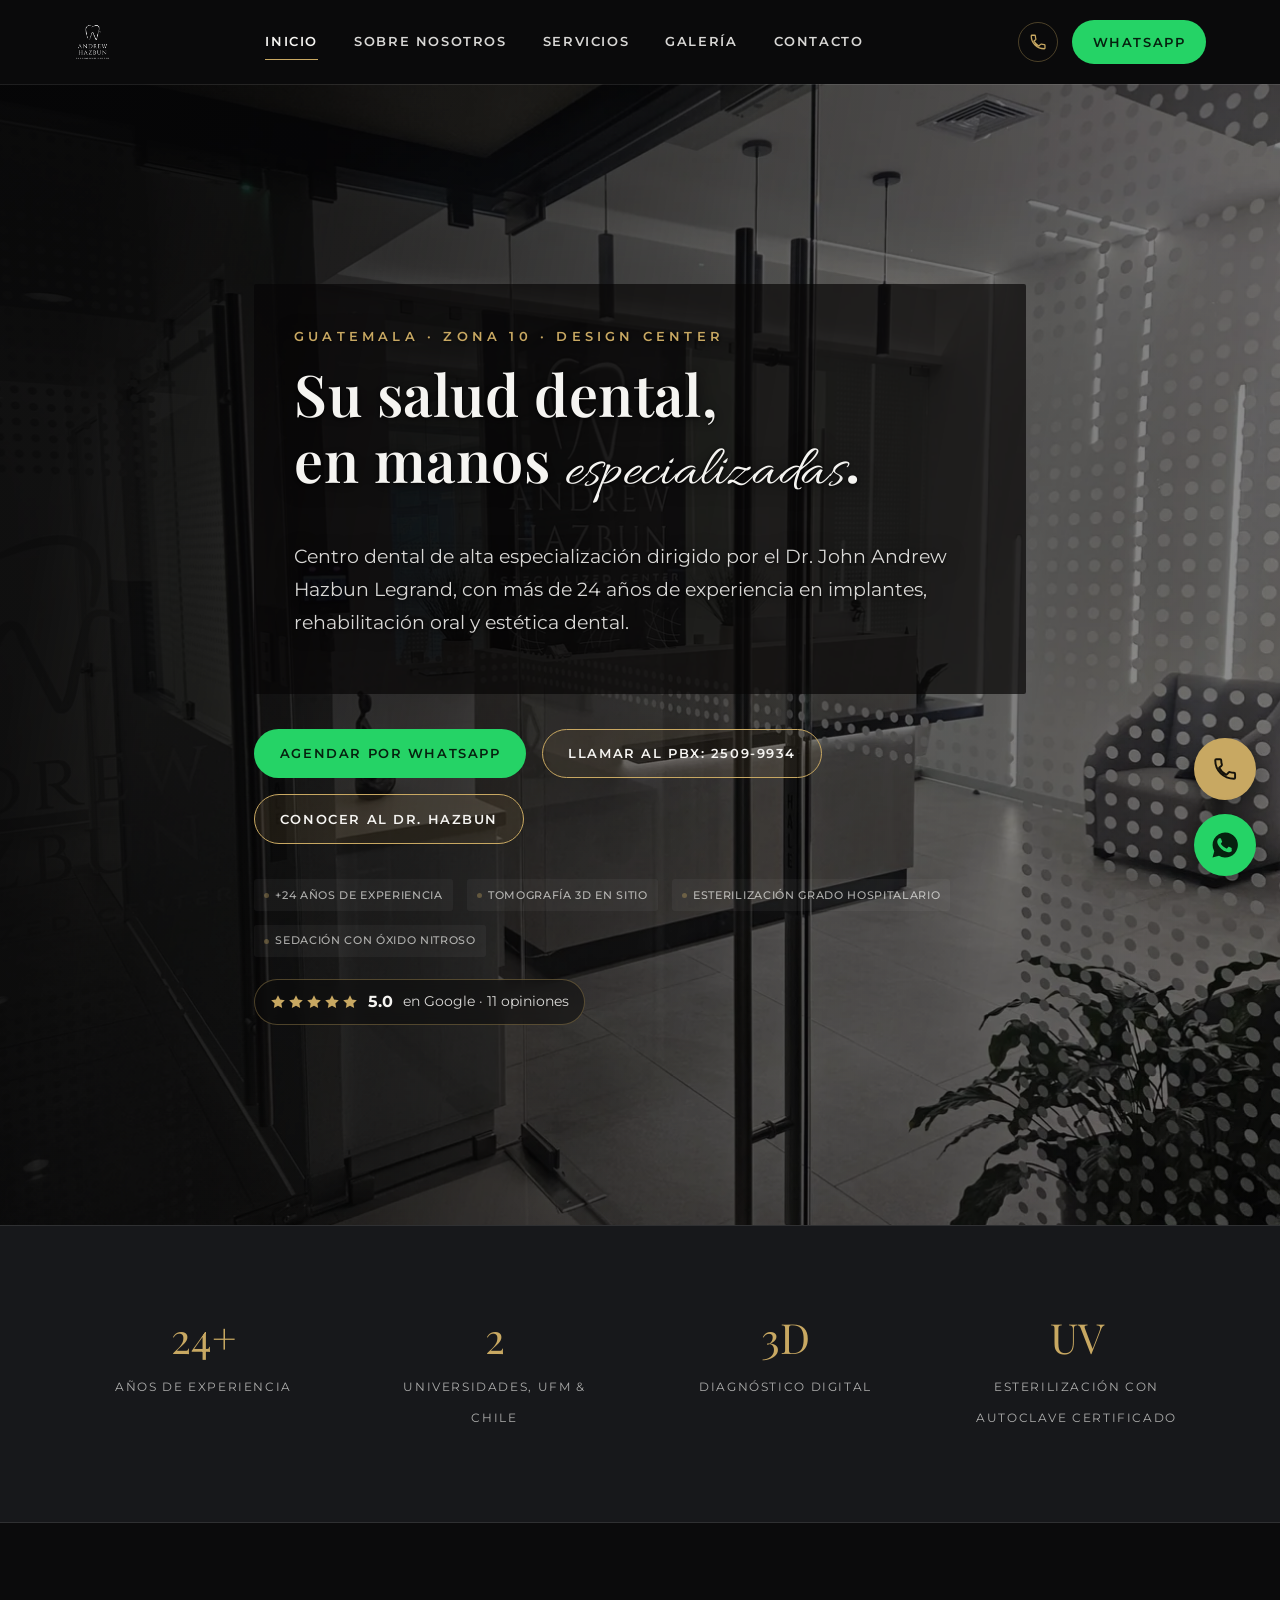
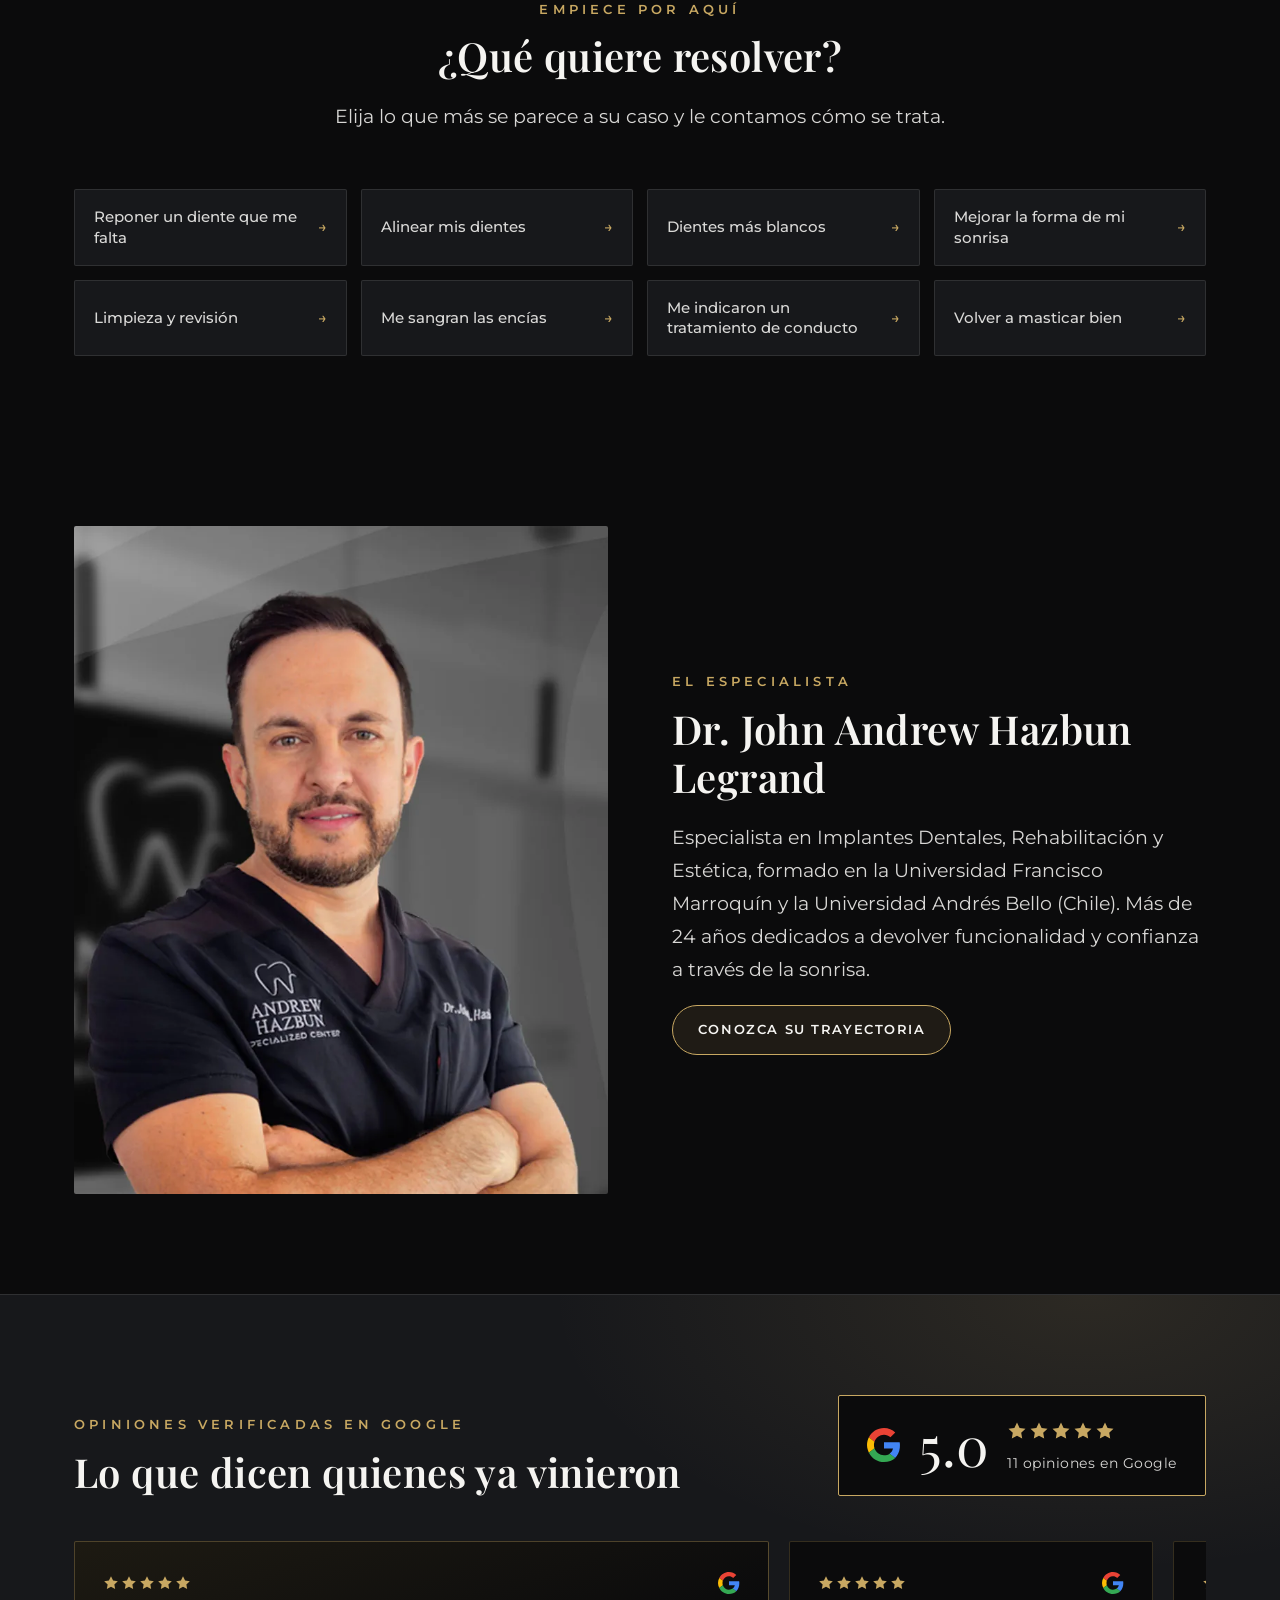
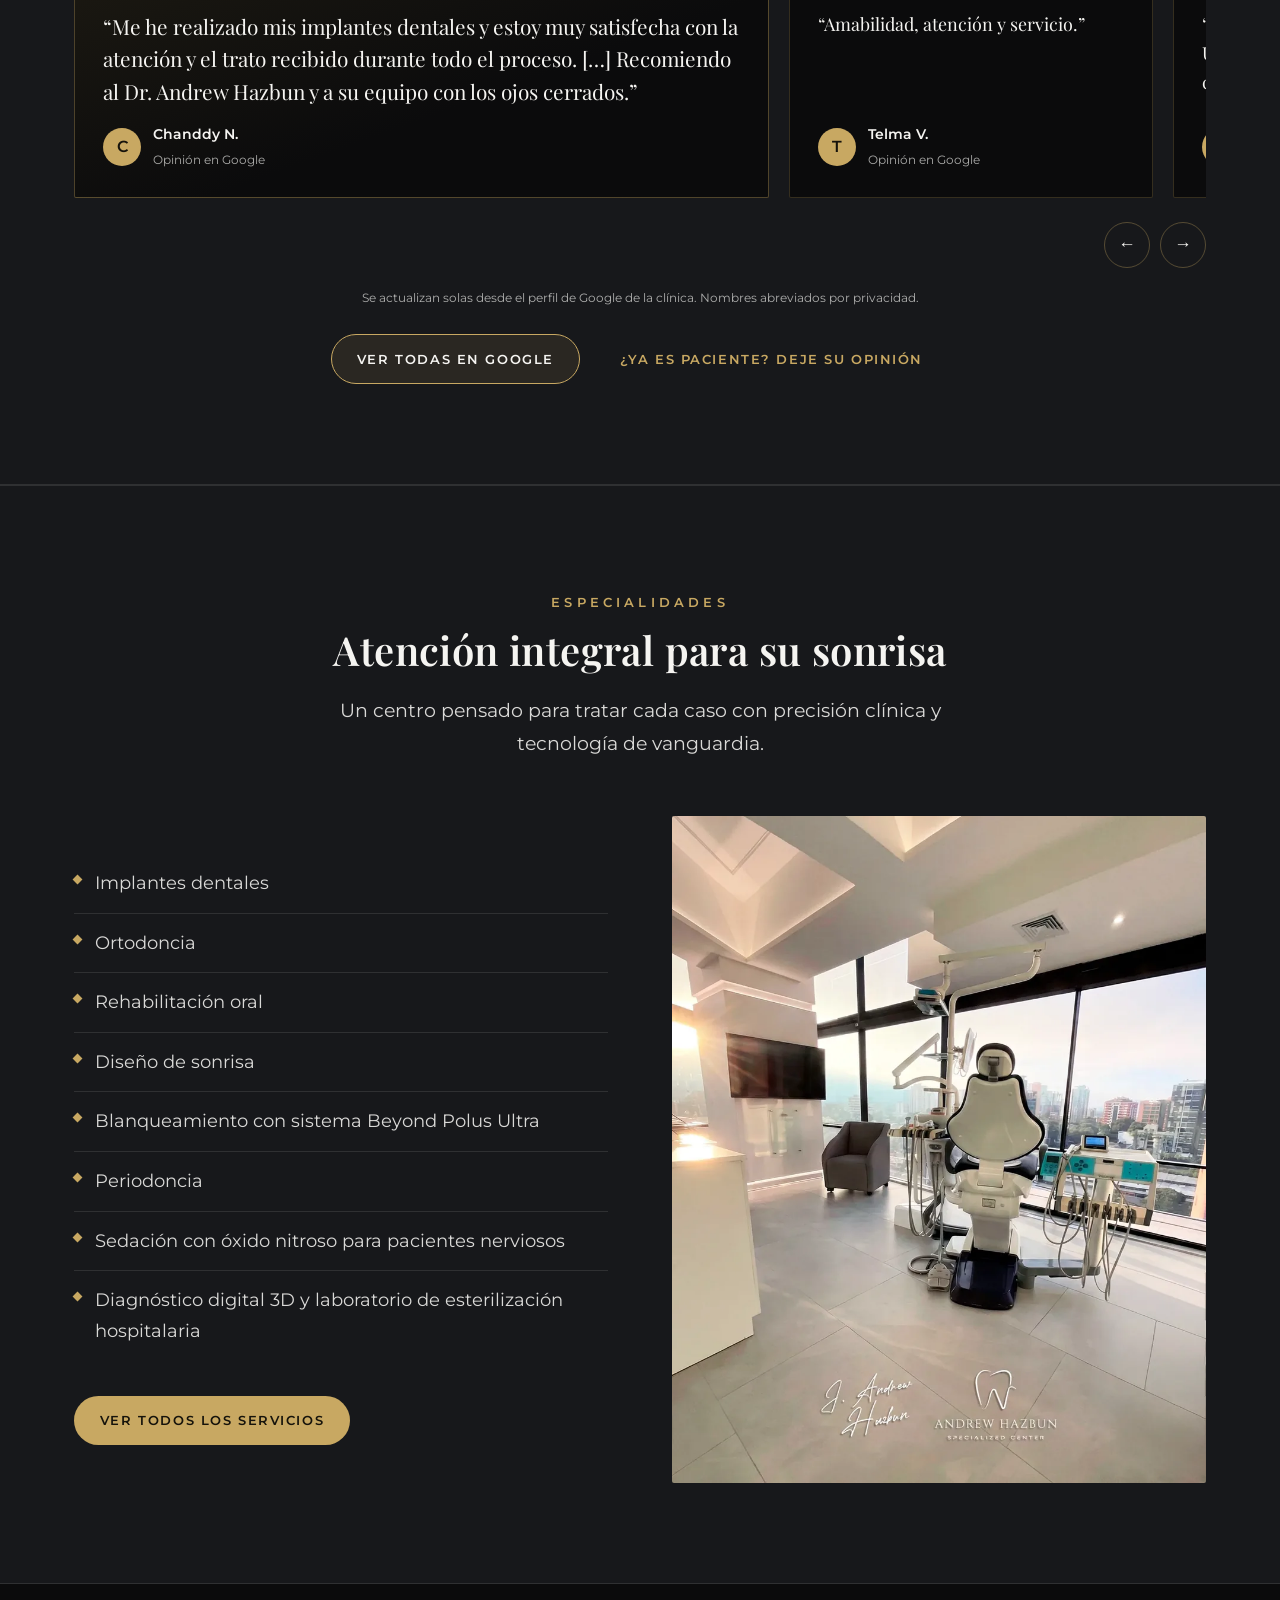
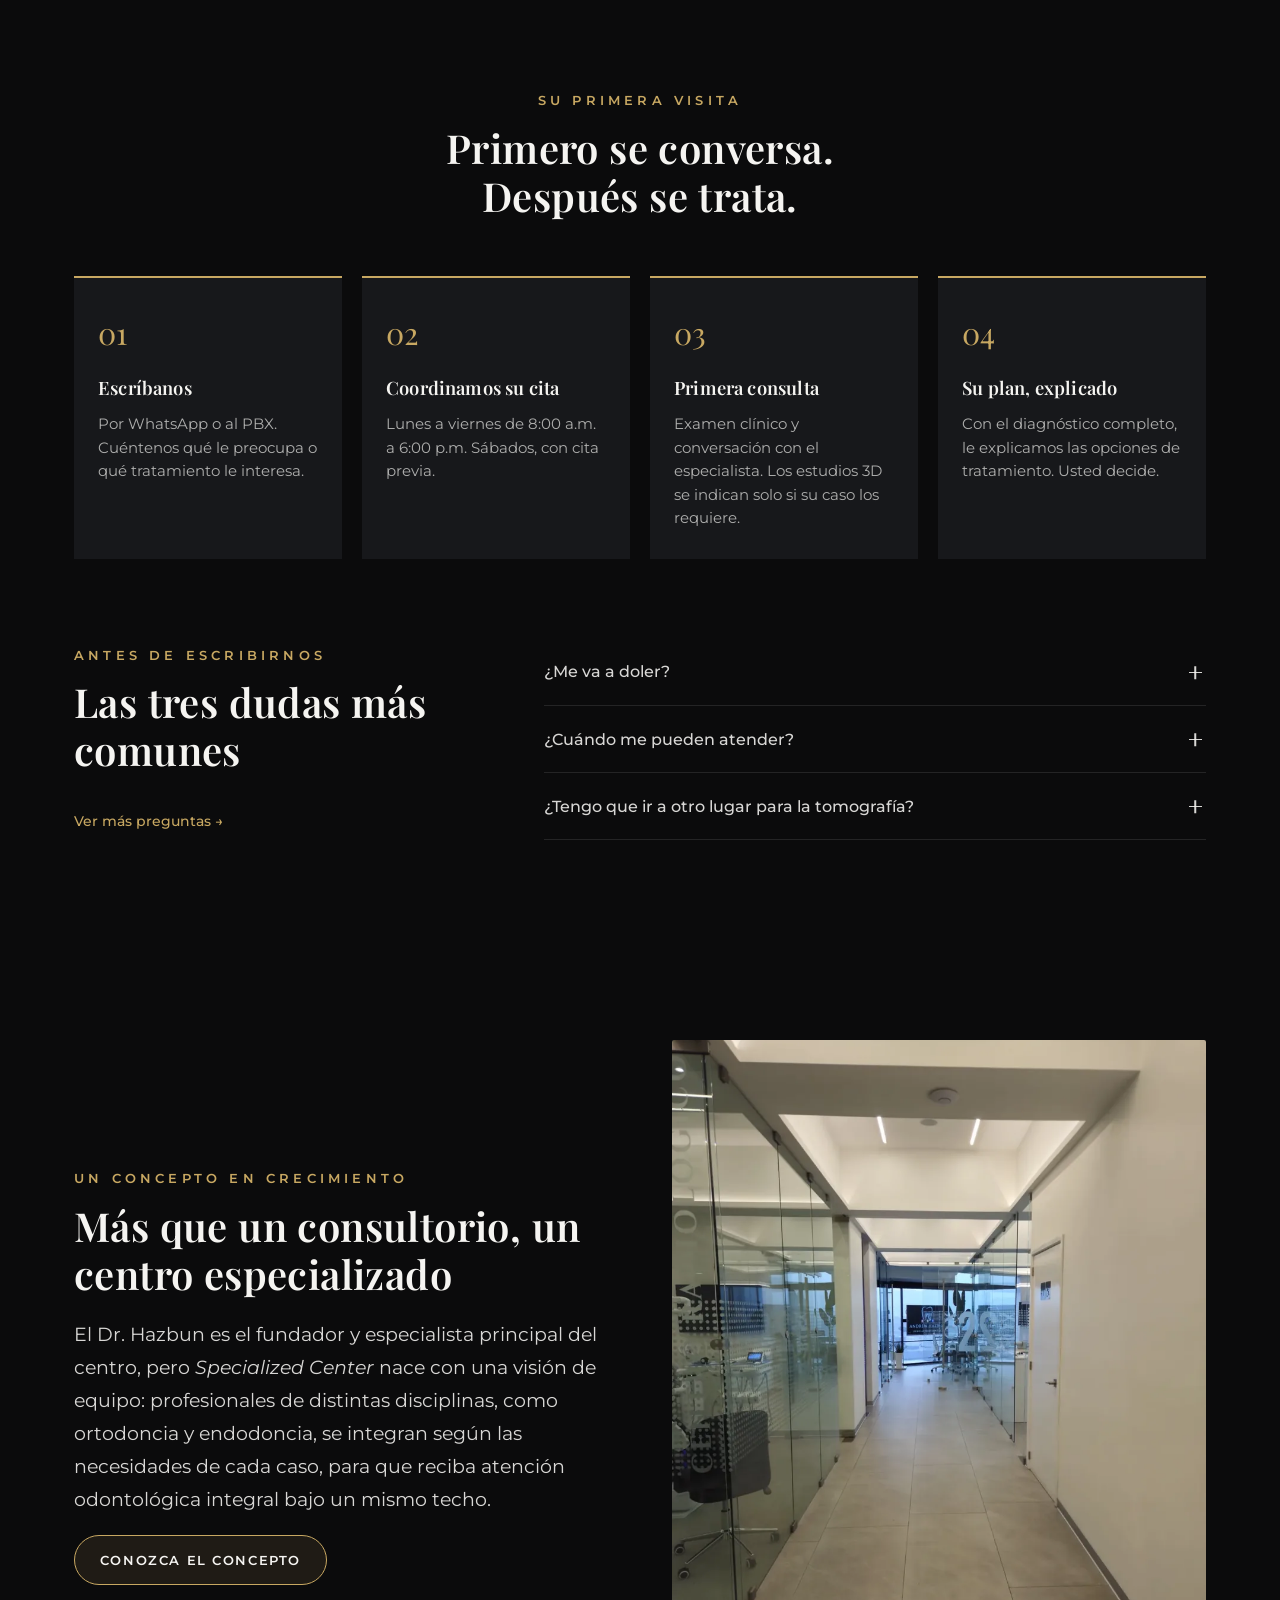
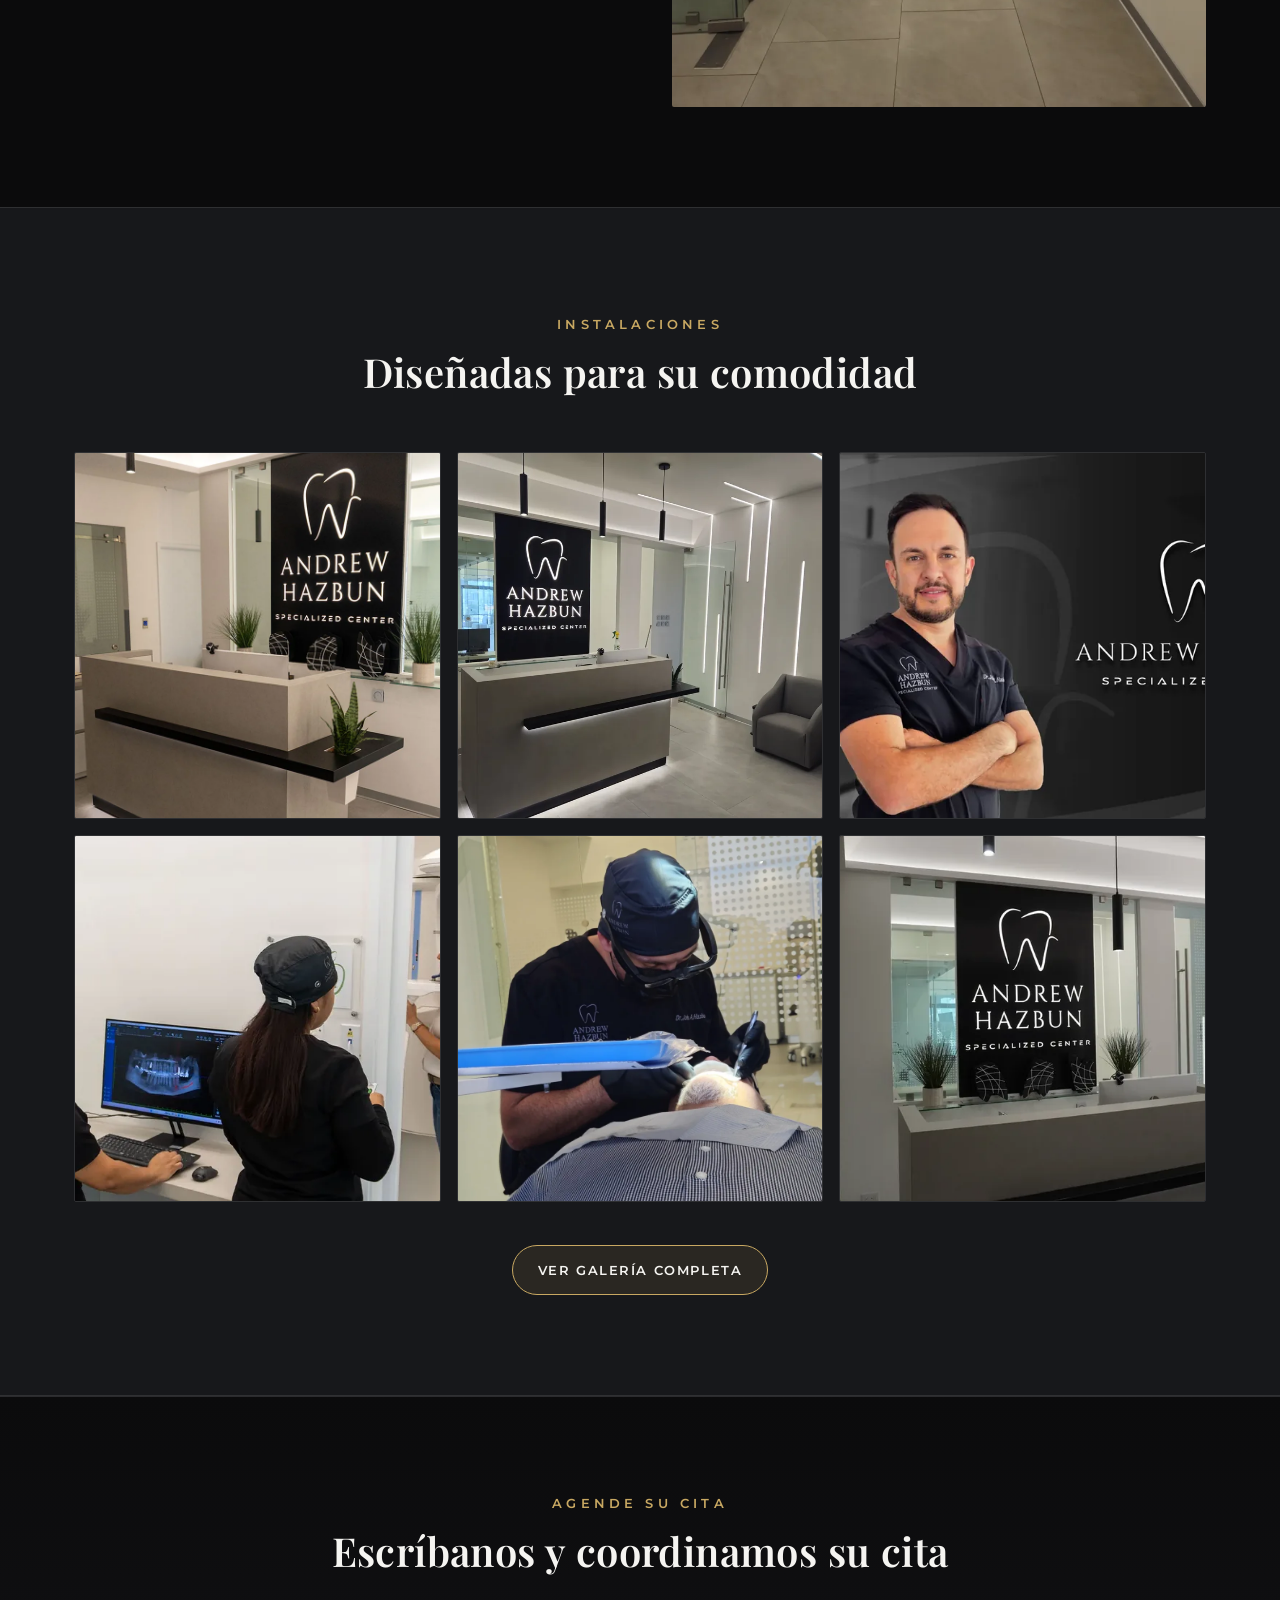
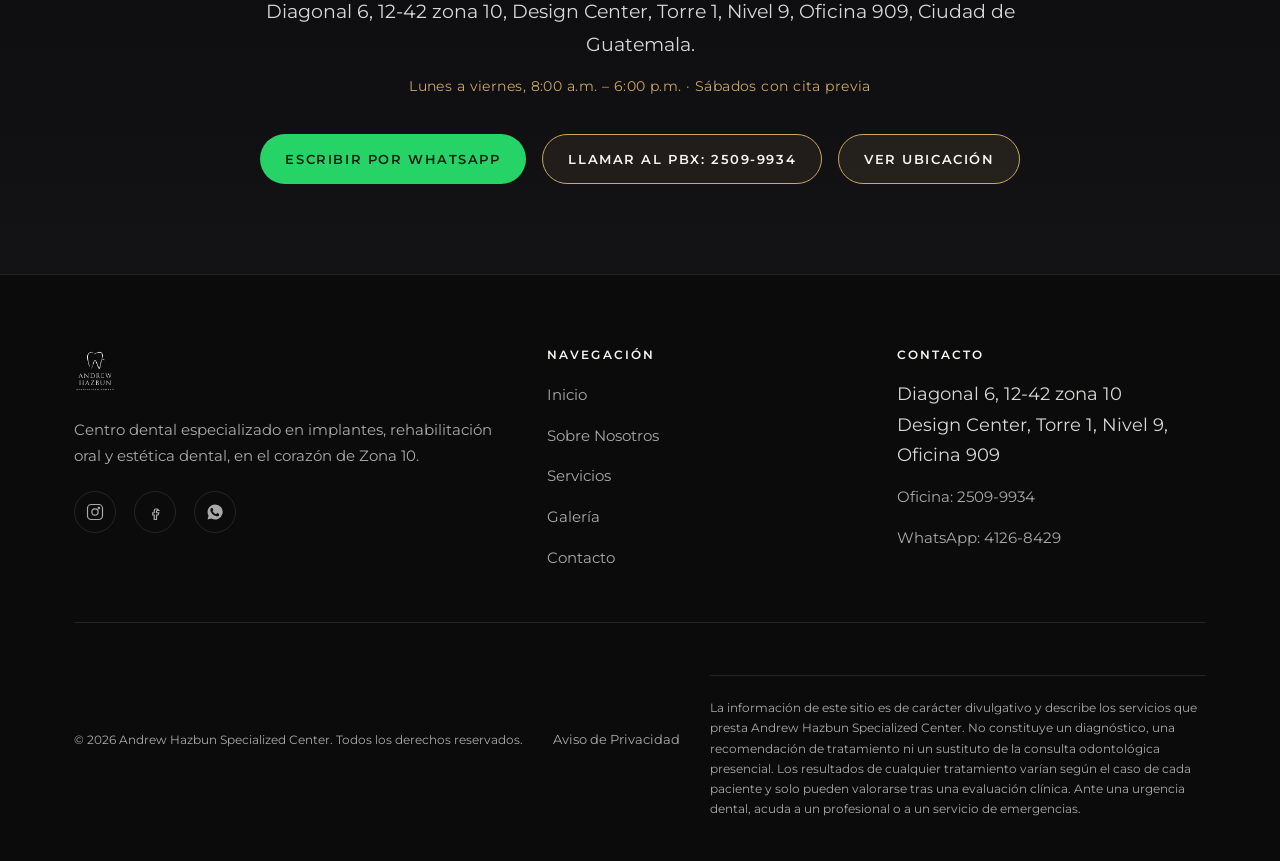
<file: index.html>
<!DOCTYPE html>
<html lang="es">
<head>
<meta charset="UTF-8">
<meta name="viewport" content="width=device-width, initial-scale=1.0">
<title>Clínica Dental en Zona 10, Guatemala | Andrew Hazbun</title>
<meta name="description" content="Centro dental en Design Center, Zona 10. Implantes, ortodoncia y rehabilitación oral con tomografía 3D en el mismo centro. Agende su cita por WhatsApp.">
<link rel="canonical" href="https://andrewhazbun.com/">
<link rel="icon" type="image/png" sizes="32x32" href="images/favicon-32.png">
<link rel="apple-touch-icon" sizes="180x180" href="images/favicon-180.png">
  <link rel="preconnect" href="https://fonts.googleapis.com">
  <link rel="preconnect" href="https://fonts.gstatic.com" crossorigin>
  <link rel="stylesheet" href="https://fonts.googleapis.com/css2?family=Playfair+Display:ital,wght@0,400;0,500;0,600;0,700;1,400;1,500&amp;family=Montserrat:wght@300;400;500;600;700&amp;family=Allura&amp;display=swap">
  <link rel="stylesheet" href="css/style.css?v=m25nov26">

<meta property="og:type" content="website">
<meta property="og:site_name" content="Andrew Hazbun Specialized Center">
<meta property="og:locale" content="es_GT">
<meta property="og:url" content="https://andrewhazbun.com/">
<meta property="og:title" content="Clínica Dental en Zona 10, Guatemala | Andrew Hazbun">
<meta property="og:description" content="Centro dental en Design Center, Zona 10. Implantes, ortodoncia y rehabilitación oral con tomografía 3D en el mismo centro. Agende su cita por WhatsApp.">
<meta property="og:image" content="https://andrewhazbun.com/images/og-preview.jpg">
<meta property="og:image:alt" content="Andrew Hazbun Specialized Center, clínica dental en Design Center, Zona 10, Ciudad de Guatemala">
<meta property="og:image:width" content="1200">
<meta property="og:image:height" content="630">
<meta name="twitter:card" content="summary_large_image">
<meta name="twitter:title" content="Clínica Dental en Zona 10, Guatemala | Andrew Hazbun">
<meta name="twitter:description" content="Centro dental en Design Center, Zona 10. Implantes, ortodoncia y rehabilitación oral con tomografía 3D en el mismo centro. Agende su cita por WhatsApp.">
<meta name="twitter:image" content="https://andrewhazbun.com/images/og-preview.jpg">

  <script type="application/ld+json">
{
  "@context": "https://schema.org",
  "@type": "Dentist",
  "@id": "https://andrewhazbun.com/#clinica",
  "name": "Andrew Hazbun Specialized Center",
  "description": "Centro dental especializado en implantes, rehabilitación oral y estética dental, en Design Center, Zona 10, Ciudad de Guatemala. Dirigido por el Dr. John Andrew Hazbun Legrand.",
  "image": [
    "https://andrewhazbun.com/images/og-preview.jpg",
    "https://andrewhazbun.com/images/reception-entrance.webp",
    "https://andrewhazbun.com/images/operatory-skyline.webp",
    "https://andrewhazbun.com/images/sterilization-lab.webp"
  ],
  "logo": "https://andrewhazbun.com/images/favicon-512.png",
  "url": "https://andrewhazbun.com/",
  "telephone": "+50225099934",
  "priceRange": "$$",
  "currenciesAccepted": "GTQ",
  "address": {
    "@type": "PostalAddress",
    "streetAddress": "Diagonal 6, 12-42 zona 10, Design Center, Torre 1, Nivel 9, Oficina 909",
    "addressLocality": "Ciudad de Guatemala",
    "addressRegion": "Guatemala",
    "addressCountry": "GT"
  },
  "geo": {
    "@type": "GeoCoordinates",
    "latitude": 14.5990294,
    "longitude": -90.5088015
  },
  "openingHoursSpecification": [
    {
      "@type": "OpeningHoursSpecification",
      "dayOfWeek": [
        "Monday",
        "Tuesday",
        "Wednesday",
        "Thursday",
        "Friday"
      ],
      "opens": "08:00",
      "closes": "18:00"
    },
    {
      "@type": "OpeningHoursSpecification",
      "dayOfWeek": "Saturday",
      "opens": "00:00",
      "closes": "00:00",
      "description": "Únicamente con cita previa"
    }
  ],
  "areaServed": {
    "@type": "City",
    "name": "Ciudad de Guatemala"
  },
  "medicalSpecialty": "Dentistry",
  "availableLanguage": "es",
  "founder": {
    "@type": "Person",
    "@id": "https://andrewhazbun.com/sobre-nosotros.html#dr-hazbun",
    "name": "Dr. John Andrew Hazbun Legrand",
    "jobTitle": "Especialista en Implantes Dentales, Rehabilitación y Estética",
    "image": "https://andrewhazbun.com/images/doctor-specialist.webp",
    "knowsAbout": [
      "Implantes dentales",
      "Rehabilitación oral",
      "Estética dental",
      "Diseño de sonrisa",
      "Periodoncia",
      "Odontología digital"
    ],
    "hasCredential": {
      "@type": "EducationalOccupationalCredential",
      "credentialCategory": "Especialidad",
      "name": "Especialidad en Implantes Dentales, Rehabilitación y Estética",
      "recognizedBy": {
        "@type": "CollegeOrUniversity",
        "name": "Universidad Andrés Bello"
      }
    },
    "alumniOf": [
      {
        "@type": "CollegeOrUniversity",
        "name": "Universidad Francisco Marroquín"
      },
      {
        "@type": "CollegeOrUniversity",
        "name": "Universidad Andrés Bello",
        "address": {
          "@type": "PostalAddress",
          "addressCountry": "CL"
        }
      }
    ],
    "worksFor": {
      "@id": "https://andrewhazbun.com/#clinica"
    },
    "url": "https://andrewhazbun.com/sobre-nosotros.html"
  },
  "contactPoint": [
    {
      "@type": "ContactPoint",
      "contactType": "reservations",
      "telephone": "+50241268429",
      "name": "WhatsApp"
    },
    {
      "@type": "ContactPoint",
      "contactType": "customer service",
      "telephone": "+50225099934",
      "name": "PBX"
    }
  ],
  "hasOfferCatalog": {
    "@type": "OfferCatalog",
    "name": "Tratamientos",
    "itemListElement": [
      {
        "@type": "Offer",
        "itemOffered": {
          "@type": "MedicalProcedure",
          "name": "Implantes dentales",
          "description": "Reemplazo de piezas dentales con planificación digital de precisión."
        }
      },
      {
        "@type": "Offer",
        "itemOffered": {
          "@type": "MedicalProcedure",
          "name": "Ortodoncia",
          "description": "Brackets convencionales, de autoligado y alineadores invisibles."
        }
      },
      {
        "@type": "Offer",
        "itemOffered": {
          "@type": "MedicalProcedure",
          "name": "Rehabilitación oral",
          "description": "Recuperación de la función masticatoria y la armonía de la sonrisa."
        }
      },
      {
        "@type": "Offer",
        "itemOffered": {
          "@type": "MedicalProcedure",
          "name": "Diseño de sonrisa",
          "description": "Planificación digital, diagnóstico 3D y carillas de alta estética."
        }
      },
      {
        "@type": "Offer",
        "itemOffered": {
          "@type": "MedicalProcedure",
          "name": "Blanqueamiento dental",
          "description": "Blanqueamiento con sistema Beyond Polus Ultra en sesiones de unos 20 minutos."
        }
      },
      {
        "@type": "Offer",
        "itemOffered": {
          "@type": "MedicalProcedure",
          "name": "Periodoncia",
          "description": "Diagnóstico y tratamiento de las encías."
        }
      },
      {
        "@type": "Offer",
        "itemOffered": {
          "@type": "MedicalProcedure",
          "name": "Sedación con óxido nitroso",
          "description": "Sedación consciente para pacientes con ansiedad ante el dentista, indicada caso por caso."
        }
      },
      {
        "@type": "Offer",
        "itemOffered": {
          "@type": "MedicalProcedure",
          "name": "Escaneo digital 3D",
          "description": "Impresiones digitales sin moldes tradicionales."
        }
      },
      {
        "@type": "Offer",
        "itemOffered": {
          "@type": "MedicalProcedure",
          "name": "Diagnóstico digital de alta precisión",
          "description": "Radiografías 3D y escáneres digitales en sitio."
        }
      }
    ]
  },
  "sameAs": [
    "https://www.instagram.com/andrewhazbun/",
    "https://www.facebook.com/andrewhazbundentalcenter",
    "https://maps.google.com/?cid=10713014335293691450"
  ],
  "hasMap": "https://maps.google.com/?cid=10713014335293691450"
}
  </script>
  <script type="application/ld+json">
{
  "@context": "https://schema.org",
  "@type": "WebSite",
  "name": "Andrew Hazbun Specialized Center",
  "url": "https://andrewhazbun.com/",
  "inLanguage": "es"
}
  </script>
  <meta name="theme-color" content="#0b0b0c">
  <link rel="preload" as="image" href="images/hero-index-movil.webp" media="(max-width: 640px)" fetchpriority="high">
  <link rel="preload" as="image" href="images/reception-entrance.webp" media="(min-width: 641px)" fetchpriority="high">
</head>
<body>
<a class="skip-link" href="#contenido">Saltar al contenido</a>

<header class="site-header">
  <div class="container">
    <a href="index.html" class="brand">
      <img src="images/logo-white.webp" alt="Andrew Hazbun Specialized Center" width="560" height="700">
    </a>
    <nav class="main-nav">
      <a href="index.html" class="active">Inicio</a>
      <a href="sobre-nosotros.html">Sobre Nosotros</a>
      <a href="servicios.html">Servicios</a>
      <a href="galeria.html">Galería</a>
      <a href="contacto.html">Contacto</a>
    </nav>
    <div class="nav-cta">
      <a class="nav-call" href="tel:+50225099934" aria-label="Llamar al PBX +502 2509 9934">
        <svg viewBox="0 0 24 24" fill="none" stroke="currentColor" stroke-width="1.7" stroke-linecap="round" stroke-linejoin="round"><path d="M6.6 10.8c1.4 2.8 3.8 5.2 6.6 6.6l2.2-2.2c.3-.3.7-.4 1.1-.3 1.2.4 2.5.6 3.8.6.6 0 1 .4 1 1V20c0 .6-.4 1-1 1C10.6 21 3 13.4 3 4c0-.6.4-1 1-1h3.5c.6 0 1 .4 1 1 0 1.3.2 2.6.6 3.8.1.4 0 .8-.3 1.1L6.6 10.8z"/></svg>
      </a>
      <a class="btn btn-whatsapp nav-wa" href="https://wa.me/50241268429?text=Hola%2C%20me%20gustar%C3%ADa%20agendar%20una%20cita%20en%20Andrew%20Hazbun%20Specialized%20Center." target="_blank" rel="noopener">
        <svg viewBox="0 0 24 24" fill="currentColor"><path d="M12 2a10 10 0 0 0-8.6 15L2 22l5.2-1.4A10 10 0 1 0 12 2zm5.6 14.3c-.2.7-1.4 1.3-2 1.4-.5.1-1.1.1-1.8-.1-.4-.1-1-.3-1.7-.6-3-1.3-5-4.3-5.1-4.5-.2-.2-1.2-1.6-1.2-3.1s.8-2.2 1-2.5c.3-.3.6-.4.8-.4h.6c.2 0 .4 0 .6.5.2.5.7 1.8.8 1.9.1.2.1.4 0 .6-.1.2-.1.3-.3.5l-.4.5c-.1.2-.3.3-.1.6.2.3.8 1.3 1.8 2.1 1.2 1 2.2 1.4 2.5 1.5.3.1.5.1.6-.1.2-.2.7-.8.9-1.1.2-.3.4-.2.6-.1l1.7.8c.2.1.4.2.4.4.1.2.1.9-.1 1.6z"/></svg>
        <span class="btn-label">WhatsApp</span>
      </a>
      <button class="nav-toggle" aria-label="Abrir menú" aria-expanded="false">☰</button>
    </div>
  </div>
</header>

<section class="hero">
  <div class="hero-bg hero-bg-index"></div>
  <div class="hero-overlay"></div>
  <div class="container">
    <div class="hero-inner">
      <div class="hero-textbox">
        <span class="eyebrow reveal">Guatemala · Zona 10 · Design Center</span>
        <h1 class="reveal reveal-1">Su salud dental,<br>en manos <span class="script" style="font-size:1em;">especializadas</span>.</h1>
        <p class="lede reveal reveal-2">Centro dental de alta especialización dirigido por el Dr. John Andrew Hazbun Legrand, con más de 24 años de experiencia en implantes, rehabilitación oral y estética dental.</p>
      </div>
      <div class="hero-actions reveal reveal-3">
        <a class="btn btn-whatsapp" href="https://wa.me/50241268429?text=Hola%2C%20me%20gustar%C3%ADa%20agendar%20una%20cita%20en%20Andrew%20Hazbun%20Specialized%20Center." target="_blank" rel="noopener">Agendar por WhatsApp</a>
        <a class="btn btn-call" href="tel:+50225099934">Llamar al PBX: 2509-9934</a>
        <a class="btn btn-outline" href="sobre-nosotros.html">Conocer al Dr. Hazbun</a>
      </div>
      <div class="badge-row reveal reveal-4">
        <span class="badge">+24 años de experiencia</span>
        <span class="badge">Tomografía 3D en sitio</span>
        <span class="badge">Esterilización grado hospitalario</span>
        <span class="badge">Sedación con óxido nitroso</span>
      </div>
      <a class="rating-chip reveal reveal-4" href="#opiniones"><span class="stars" aria-label="5 de 5 estrellas"><svg viewBox="0 0 20 20" aria-hidden="true"><path d="M10 1.5l2.6 5.4 5.9.8-4.3 4.1 1 5.8L10 14.8l-5.2 2.8 1-5.8L1.5 7.7l5.9-.8z"/></svg><svg viewBox="0 0 20 20" aria-hidden="true"><path d="M10 1.5l2.6 5.4 5.9.8-4.3 4.1 1 5.8L10 14.8l-5.2 2.8 1-5.8L1.5 7.7l5.9-.8z"/></svg><svg viewBox="0 0 20 20" aria-hidden="true"><path d="M10 1.5l2.6 5.4 5.9.8-4.3 4.1 1 5.8L10 14.8l-5.2 2.8 1-5.8L1.5 7.7l5.9-.8z"/></svg><svg viewBox="0 0 20 20" aria-hidden="true"><path d="M10 1.5l2.6 5.4 5.9.8-4.3 4.1 1 5.8L10 14.8l-5.2 2.8 1-5.8L1.5 7.7l5.9-.8z"/></svg><svg viewBox="0 0 20 20" aria-hidden="true"><path d="M10 1.5l2.6 5.4 5.9.8-4.3 4.1 1 5.8L10 14.8l-5.2 2.8 1-5.8L1.5 7.7l5.9-.8z"/></svg></span><strong data-rating-num>5.0</strong><span>en Google<span class="chip-more"> · <span data-rating-total>11 opiniones</span></span></span></a>
    </div>
  </div>
</section>

<section id="contenido" class="section-tight section-alt">
  <div class="container">
    <div class="grid grid-4">
      <div class="stat"><span class="num">24+</span><span class="label">Años de experiencia</span></div>
      <div class="stat"><span class="num">2</span><span class="label">Universidades, UFM &amp; Chile</span></div>
      <div class="stat"><span class="num">3D</span><span class="label">Diagnóstico digital</span></div>
      <div class="stat"><span class="num">UV</span><span class="label">Esterilización con autoclave certificado</span></div>
    </div>
  </div>
</section>

<section class="section-tight goals">
  <div class="container">
    <div class="section-head center reveal">
      <span class="eyebrow">Empiece por aquí</span>
      <h2>¿Qué quiere resolver?</h2>
      <p class="lede center">Elija lo que más se parece a su caso y le contamos cómo se trata.</p>
    </div>
    <div class="goal-grid reveal reveal-1">
      <a class="goal-chip" href="implantes-dentales.html">Reponer un diente que me falta<span aria-hidden="true">→</span></a>
      <a class="goal-chip" href="ortodoncia.html">Alinear mis dientes<span aria-hidden="true">→</span></a>
      <a class="goal-chip" href="blanqueamiento-dental.html">Dientes más blancos<span aria-hidden="true">→</span></a>
      <a class="goal-chip" href="diseno-de-sonrisa.html">Mejorar la forma de mi sonrisa<span aria-hidden="true">→</span></a>
      <a class="goal-chip" href="limpieza-dental.html">Limpieza y revisión<span aria-hidden="true">→</span></a>
      <a class="goal-chip" href="periodoncia.html">Me sangran las encías<span aria-hidden="true">→</span></a>
      <a class="goal-chip" href="endodoncia.html">Me indicaron un tratamiento de conducto<span aria-hidden="true">→</span></a>
      <a class="goal-chip" href="rehabilitacion-oral.html">Volver a masticar bien<span aria-hidden="true">→</span></a>
    </div>
  </div>
</section>

<section>
  <div class="container">
    <div class="split">
      <div class="split-media align-top reveal">
        <img src="images/doctor-studio-v.webp" alt="Dr. John Andrew Hazbun Legrand" loading="lazy" decoding="async" width="768" height="1366">
      </div>
      <div class="reveal reveal-2">
        <span class="eyebrow">El especialista</span>
        <h2>Dr. John Andrew Hazbun Legrand</h2>
        <p class="lede">Especialista en Implantes Dentales, Rehabilitación y Estética, formado en la Universidad Francisco Marroquín y la Universidad Andrés Bello (Chile). Más de 24 años dedicados a devolver funcionalidad y confianza a través de la sonrisa.</p>
        <a class="btn btn-outline" href="sobre-nosotros.html">Conozca su trayectoria</a>
      </div>
    </div>
  </div>
</section>

<section id="opiniones" class="section-alt reviews" data-resenas data-featurable-id="f814ad59-b2e4-48cd-89ae-bebb683e6a20">
  <div class="container">
    <div class="reviews-head reveal">
      <div>
        <span class="eyebrow">Opiniones verificadas en Google</span>
        <h2>Lo que dicen quienes ya vinieron</h2>
      </div>
      <a class="rating-box" href="https://maps.google.com/?cid=10713014335293691450" target="_blank" rel="noopener">
        <svg class="g-mark" viewBox="0 0 48 48" aria-hidden="true"><path fill="#EA4335" d="M24 9.5c3.5 0 6.6 1.2 9.1 3.6l6.8-6.8C35.8 2.4 30.3 0 24 0 14.6 0 6.6 5.4 2.7 13.2l7.9 6.1C12.5 13.6 17.8 9.5 24 9.5z"/><path fill="#4285F4" d="M46.5 24.5c0-1.6-.1-3.1-.4-4.5H24v9h12.7c-.6 3-2.3 5.5-4.8 7.2l7.7 6c4.5-4.2 6.9-10.3 6.9-17.7z"/><path fill="#FBBC05" d="M10.6 28.7c-.5-1.4-.8-3-.8-4.7s.3-3.2.8-4.7l-7.9-6.1C1 16.6 0 20.2 0 24s1 7.4 2.7 10.8l7.9-6.1z"/><path fill="#34A853" d="M24 48c6.5 0 11.9-2.1 15.9-5.8l-7.7-6c-2.2 1.5-5 2.3-8.2 2.3-6.2 0-11.5-4.2-13.4-9.8l-7.9 6.1C6.6 42.6 14.6 48 24 48z"/></svg>
        <span class="rating-num" data-rating-num>5.0</span>
        <span><span class="stars" aria-label="5 de 5 estrellas"><svg viewBox="0 0 20 20" aria-hidden="true"><path d="M10 1.5l2.6 5.4 5.9.8-4.3 4.1 1 5.8L10 14.8l-5.2 2.8 1-5.8L1.5 7.7l5.9-.8z"/></svg><svg viewBox="0 0 20 20" aria-hidden="true"><path d="M10 1.5l2.6 5.4 5.9.8-4.3 4.1 1 5.8L10 14.8l-5.2 2.8 1-5.8L1.5 7.7l5.9-.8z"/></svg><svg viewBox="0 0 20 20" aria-hidden="true"><path d="M10 1.5l2.6 5.4 5.9.8-4.3 4.1 1 5.8L10 14.8l-5.2 2.8 1-5.8L1.5 7.7l5.9-.8z"/></svg><svg viewBox="0 0 20 20" aria-hidden="true"><path d="M10 1.5l2.6 5.4 5.9.8-4.3 4.1 1 5.8L10 14.8l-5.2 2.8 1-5.8L1.5 7.7l5.9-.8z"/></svg><svg viewBox="0 0 20 20" aria-hidden="true"><path d="M10 1.5l2.6 5.4 5.9.8-4.3 4.1 1 5.8L10 14.8l-5.2 2.8 1-5.8L1.5 7.7l5.9-.8z"/></svg></span><small><span data-rating-total>11 opiniones</span> en Google</small></span>
      </a>
    </div>
    <div class="review-wrap reveal reveal-1">
      <div class="review-track">
      <figure class="review-card review-featured">
        <div class="review-top"><span class="stars" aria-label="5 de 5 estrellas"><svg viewBox="0 0 20 20" aria-hidden="true"><path d="M10 1.5l2.6 5.4 5.9.8-4.3 4.1 1 5.8L10 14.8l-5.2 2.8 1-5.8L1.5 7.7l5.9-.8z"/></svg><svg viewBox="0 0 20 20" aria-hidden="true"><path d="M10 1.5l2.6 5.4 5.9.8-4.3 4.1 1 5.8L10 14.8l-5.2 2.8 1-5.8L1.5 7.7l5.9-.8z"/></svg><svg viewBox="0 0 20 20" aria-hidden="true"><path d="M10 1.5l2.6 5.4 5.9.8-4.3 4.1 1 5.8L10 14.8l-5.2 2.8 1-5.8L1.5 7.7l5.9-.8z"/></svg><svg viewBox="0 0 20 20" aria-hidden="true"><path d="M10 1.5l2.6 5.4 5.9.8-4.3 4.1 1 5.8L10 14.8l-5.2 2.8 1-5.8L1.5 7.7l5.9-.8z"/></svg><svg viewBox="0 0 20 20" aria-hidden="true"><path d="M10 1.5l2.6 5.4 5.9.8-4.3 4.1 1 5.8L10 14.8l-5.2 2.8 1-5.8L1.5 7.7l5.9-.8z"/></svg></span><svg class="g-mark" viewBox="0 0 48 48" aria-hidden="true"><path fill="#EA4335" d="M24 9.5c3.5 0 6.6 1.2 9.1 3.6l6.8-6.8C35.8 2.4 30.3 0 24 0 14.6 0 6.6 5.4 2.7 13.2l7.9 6.1C12.5 13.6 17.8 9.5 24 9.5z"/><path fill="#4285F4" d="M46.5 24.5c0-1.6-.1-3.1-.4-4.5H24v9h12.7c-.6 3-2.3 5.5-4.8 7.2l7.7 6c4.5-4.2 6.9-10.3 6.9-17.7z"/><path fill="#FBBC05" d="M10.6 28.7c-.5-1.4-.8-3-.8-4.7s.3-3.2.8-4.7l-7.9-6.1C1 16.6 0 20.2 0 24s1 7.4 2.7 10.8l7.9-6.1z"/><path fill="#34A853" d="M24 48c6.5 0 11.9-2.1 15.9-5.8l-7.7-6c-2.2 1.5-5 2.3-8.2 2.3-6.2 0-11.5-4.2-13.4-9.8l-7.9 6.1C6.6 42.6 14.6 48 24 48z"/></svg></div>
        <blockquote>“Me he realizado mis implantes dentales y estoy muy satisfecha con la atención y el trato recibido durante todo el proceso. […] Recomiendo al Dr. Andrew Hazbun y a su equipo con los ojos cerrados.”</blockquote>
        <figcaption><span class="review-avatar" aria-hidden="true">C</span><span><strong>Chanddy N.</strong><span class="review-src">Opinión en Google</span></span></figcaption>
      </figure>
      <figure class="review-card">
        <div class="review-top"><span class="stars" aria-label="5 de 5 estrellas"><svg viewBox="0 0 20 20" aria-hidden="true"><path d="M10 1.5l2.6 5.4 5.9.8-4.3 4.1 1 5.8L10 14.8l-5.2 2.8 1-5.8L1.5 7.7l5.9-.8z"/></svg><svg viewBox="0 0 20 20" aria-hidden="true"><path d="M10 1.5l2.6 5.4 5.9.8-4.3 4.1 1 5.8L10 14.8l-5.2 2.8 1-5.8L1.5 7.7l5.9-.8z"/></svg><svg viewBox="0 0 20 20" aria-hidden="true"><path d="M10 1.5l2.6 5.4 5.9.8-4.3 4.1 1 5.8L10 14.8l-5.2 2.8 1-5.8L1.5 7.7l5.9-.8z"/></svg><svg viewBox="0 0 20 20" aria-hidden="true"><path d="M10 1.5l2.6 5.4 5.9.8-4.3 4.1 1 5.8L10 14.8l-5.2 2.8 1-5.8L1.5 7.7l5.9-.8z"/></svg><svg viewBox="0 0 20 20" aria-hidden="true"><path d="M10 1.5l2.6 5.4 5.9.8-4.3 4.1 1 5.8L10 14.8l-5.2 2.8 1-5.8L1.5 7.7l5.9-.8z"/></svg></span><svg class="g-mark" viewBox="0 0 48 48" aria-hidden="true"><path fill="#EA4335" d="M24 9.5c3.5 0 6.6 1.2 9.1 3.6l6.8-6.8C35.8 2.4 30.3 0 24 0 14.6 0 6.6 5.4 2.7 13.2l7.9 6.1C12.5 13.6 17.8 9.5 24 9.5z"/><path fill="#4285F4" d="M46.5 24.5c0-1.6-.1-3.1-.4-4.5H24v9h12.7c-.6 3-2.3 5.5-4.8 7.2l7.7 6c4.5-4.2 6.9-10.3 6.9-17.7z"/><path fill="#FBBC05" d="M10.6 28.7c-.5-1.4-.8-3-.8-4.7s.3-3.2.8-4.7l-7.9-6.1C1 16.6 0 20.2 0 24s1 7.4 2.7 10.8l7.9-6.1z"/><path fill="#34A853" d="M24 48c6.5 0 11.9-2.1 15.9-5.8l-7.7-6c-2.2 1.5-5 2.3-8.2 2.3-6.2 0-11.5-4.2-13.4-9.8l-7.9 6.1C6.6 42.6 14.6 48 24 48z"/></svg></div>
        <blockquote>“Amabilidad, atención y servicio.”</blockquote>
        <figcaption><span class="review-avatar" aria-hidden="true">T</span><span><strong>Telma V.</strong><span class="review-src">Opinión en Google</span></span></figcaption>
      </figure>
      <figure class="review-card">
        <div class="review-top"><span class="stars" aria-label="5 de 5 estrellas"><svg viewBox="0 0 20 20" aria-hidden="true"><path d="M10 1.5l2.6 5.4 5.9.8-4.3 4.1 1 5.8L10 14.8l-5.2 2.8 1-5.8L1.5 7.7l5.9-.8z"/></svg><svg viewBox="0 0 20 20" aria-hidden="true"><path d="M10 1.5l2.6 5.4 5.9.8-4.3 4.1 1 5.8L10 14.8l-5.2 2.8 1-5.8L1.5 7.7l5.9-.8z"/></svg><svg viewBox="0 0 20 20" aria-hidden="true"><path d="M10 1.5l2.6 5.4 5.9.8-4.3 4.1 1 5.8L10 14.8l-5.2 2.8 1-5.8L1.5 7.7l5.9-.8z"/></svg><svg viewBox="0 0 20 20" aria-hidden="true"><path d="M10 1.5l2.6 5.4 5.9.8-4.3 4.1 1 5.8L10 14.8l-5.2 2.8 1-5.8L1.5 7.7l5.9-.8z"/></svg><svg viewBox="0 0 20 20" aria-hidden="true"><path d="M10 1.5l2.6 5.4 5.9.8-4.3 4.1 1 5.8L10 14.8l-5.2 2.8 1-5.8L1.5 7.7l5.9-.8z"/></svg></span><svg class="g-mark" viewBox="0 0 48 48" aria-hidden="true"><path fill="#EA4335" d="M24 9.5c3.5 0 6.6 1.2 9.1 3.6l6.8-6.8C35.8 2.4 30.3 0 24 0 14.6 0 6.6 5.4 2.7 13.2l7.9 6.1C12.5 13.6 17.8 9.5 24 9.5z"/><path fill="#4285F4" d="M46.5 24.5c0-1.6-.1-3.1-.4-4.5H24v9h12.7c-.6 3-2.3 5.5-4.8 7.2l7.7 6c4.5-4.2 6.9-10.3 6.9-17.7z"/><path fill="#FBBC05" d="M10.6 28.7c-.5-1.4-.8-3-.8-4.7s.3-3.2.8-4.7l-7.9-6.1C1 16.6 0 20.2 0 24s1 7.4 2.7 10.8l7.9-6.1z"/><path fill="#34A853" d="M24 48c6.5 0 11.9-2.1 15.9-5.8l-7.7-6c-2.2 1.5-5 2.3-8.2 2.3-6.2 0-11.5-4.2-13.4-9.8l-7.9 6.1C6.6 42.6 14.6 48 24 48z"/></svg></div>
        <blockquote>“Muy profesional, excelente atención. Un lugar donde puedes sentirte con confianza.”</blockquote>
        <figcaption><span class="review-avatar" aria-hidden="true">E</span><span><strong>Ericka P.</strong><span class="review-src">Opinión en Google</span></span></figcaption>
      </figure>
      <figure class="review-card">
        <div class="review-top"><span class="stars" aria-label="5 de 5 estrellas"><svg viewBox="0 0 20 20" aria-hidden="true"><path d="M10 1.5l2.6 5.4 5.9.8-4.3 4.1 1 5.8L10 14.8l-5.2 2.8 1-5.8L1.5 7.7l5.9-.8z"/></svg><svg viewBox="0 0 20 20" aria-hidden="true"><path d="M10 1.5l2.6 5.4 5.9.8-4.3 4.1 1 5.8L10 14.8l-5.2 2.8 1-5.8L1.5 7.7l5.9-.8z"/></svg><svg viewBox="0 0 20 20" aria-hidden="true"><path d="M10 1.5l2.6 5.4 5.9.8-4.3 4.1 1 5.8L10 14.8l-5.2 2.8 1-5.8L1.5 7.7l5.9-.8z"/></svg><svg viewBox="0 0 20 20" aria-hidden="true"><path d="M10 1.5l2.6 5.4 5.9.8-4.3 4.1 1 5.8L10 14.8l-5.2 2.8 1-5.8L1.5 7.7l5.9-.8z"/></svg><svg viewBox="0 0 20 20" aria-hidden="true"><path d="M10 1.5l2.6 5.4 5.9.8-4.3 4.1 1 5.8L10 14.8l-5.2 2.8 1-5.8L1.5 7.7l5.9-.8z"/></svg></span><svg class="g-mark" viewBox="0 0 48 48" aria-hidden="true"><path fill="#EA4335" d="M24 9.5c3.5 0 6.6 1.2 9.1 3.6l6.8-6.8C35.8 2.4 30.3 0 24 0 14.6 0 6.6 5.4 2.7 13.2l7.9 6.1C12.5 13.6 17.8 9.5 24 9.5z"/><path fill="#4285F4" d="M46.5 24.5c0-1.6-.1-3.1-.4-4.5H24v9h12.7c-.6 3-2.3 5.5-4.8 7.2l7.7 6c4.5-4.2 6.9-10.3 6.9-17.7z"/><path fill="#FBBC05" d="M10.6 28.7c-.5-1.4-.8-3-.8-4.7s.3-3.2.8-4.7l-7.9-6.1C1 16.6 0 20.2 0 24s1 7.4 2.7 10.8l7.9-6.1z"/><path fill="#34A853" d="M24 48c6.5 0 11.9-2.1 15.9-5.8l-7.7-6c-2.2 1.5-5 2.3-8.2 2.3-6.2 0-11.5-4.2-13.4-9.8l-7.9 6.1C6.6 42.6 14.6 48 24 48z"/></svg></div>
        <blockquote>“Es el mejor de todo el mundo.”</blockquote>
        <figcaption><span class="review-avatar" aria-hidden="true">M</span><span><strong>Manuel P.</strong><span class="review-src">Opinión en Google</span></span></figcaption>
      </figure>
      <figure class="review-card">
        <div class="review-top"><span class="stars" aria-label="5 de 5 estrellas"><svg viewBox="0 0 20 20" aria-hidden="true"><path d="M10 1.5l2.6 5.4 5.9.8-4.3 4.1 1 5.8L10 14.8l-5.2 2.8 1-5.8L1.5 7.7l5.9-.8z"/></svg><svg viewBox="0 0 20 20" aria-hidden="true"><path d="M10 1.5l2.6 5.4 5.9.8-4.3 4.1 1 5.8L10 14.8l-5.2 2.8 1-5.8L1.5 7.7l5.9-.8z"/></svg><svg viewBox="0 0 20 20" aria-hidden="true"><path d="M10 1.5l2.6 5.4 5.9.8-4.3 4.1 1 5.8L10 14.8l-5.2 2.8 1-5.8L1.5 7.7l5.9-.8z"/></svg><svg viewBox="0 0 20 20" aria-hidden="true"><path d="M10 1.5l2.6 5.4 5.9.8-4.3 4.1 1 5.8L10 14.8l-5.2 2.8 1-5.8L1.5 7.7l5.9-.8z"/></svg><svg viewBox="0 0 20 20" aria-hidden="true"><path d="M10 1.5l2.6 5.4 5.9.8-4.3 4.1 1 5.8L10 14.8l-5.2 2.8 1-5.8L1.5 7.7l5.9-.8z"/></svg></span><svg class="g-mark" viewBox="0 0 48 48" aria-hidden="true"><path fill="#EA4335" d="M24 9.5c3.5 0 6.6 1.2 9.1 3.6l6.8-6.8C35.8 2.4 30.3 0 24 0 14.6 0 6.6 5.4 2.7 13.2l7.9 6.1C12.5 13.6 17.8 9.5 24 9.5z"/><path fill="#4285F4" d="M46.5 24.5c0-1.6-.1-3.1-.4-4.5H24v9h12.7c-.6 3-2.3 5.5-4.8 7.2l7.7 6c4.5-4.2 6.9-10.3 6.9-17.7z"/><path fill="#FBBC05" d="M10.6 28.7c-.5-1.4-.8-3-.8-4.7s.3-3.2.8-4.7l-7.9-6.1C1 16.6 0 20.2 0 24s1 7.4 2.7 10.8l7.9-6.1z"/><path fill="#34A853" d="M24 48c6.5 0 11.9-2.1 15.9-5.8l-7.7-6c-2.2 1.5-5 2.3-8.2 2.3-6.2 0-11.5-4.2-13.4-9.8l-7.9 6.1C6.6 42.6 14.6 48 24 48z"/></svg></div>
        <blockquote>“Súper recomendado, excelente atención.”</blockquote>
        <figcaption><span class="review-avatar" aria-hidden="true">R</span><span><strong>Reyna P.</strong><span class="review-src">Opinión en Google</span></span></figcaption>
      </figure>
      <figure class="review-card">
        <div class="review-top"><span class="stars" aria-label="5 de 5 estrellas"><svg viewBox="0 0 20 20" aria-hidden="true"><path d="M10 1.5l2.6 5.4 5.9.8-4.3 4.1 1 5.8L10 14.8l-5.2 2.8 1-5.8L1.5 7.7l5.9-.8z"/></svg><svg viewBox="0 0 20 20" aria-hidden="true"><path d="M10 1.5l2.6 5.4 5.9.8-4.3 4.1 1 5.8L10 14.8l-5.2 2.8 1-5.8L1.5 7.7l5.9-.8z"/></svg><svg viewBox="0 0 20 20" aria-hidden="true"><path d="M10 1.5l2.6 5.4 5.9.8-4.3 4.1 1 5.8L10 14.8l-5.2 2.8 1-5.8L1.5 7.7l5.9-.8z"/></svg><svg viewBox="0 0 20 20" aria-hidden="true"><path d="M10 1.5l2.6 5.4 5.9.8-4.3 4.1 1 5.8L10 14.8l-5.2 2.8 1-5.8L1.5 7.7l5.9-.8z"/></svg><svg viewBox="0 0 20 20" aria-hidden="true"><path d="M10 1.5l2.6 5.4 5.9.8-4.3 4.1 1 5.8L10 14.8l-5.2 2.8 1-5.8L1.5 7.7l5.9-.8z"/></svg></span><svg class="g-mark" viewBox="0 0 48 48" aria-hidden="true"><path fill="#EA4335" d="M24 9.5c3.5 0 6.6 1.2 9.1 3.6l6.8-6.8C35.8 2.4 30.3 0 24 0 14.6 0 6.6 5.4 2.7 13.2l7.9 6.1C12.5 13.6 17.8 9.5 24 9.5z"/><path fill="#4285F4" d="M46.5 24.5c0-1.6-.1-3.1-.4-4.5H24v9h12.7c-.6 3-2.3 5.5-4.8 7.2l7.7 6c4.5-4.2 6.9-10.3 6.9-17.7z"/><path fill="#FBBC05" d="M10.6 28.7c-.5-1.4-.8-3-.8-4.7s.3-3.2.8-4.7l-7.9-6.1C1 16.6 0 20.2 0 24s1 7.4 2.7 10.8l7.9-6.1z"/><path fill="#34A853" d="M24 48c6.5 0 11.9-2.1 15.9-5.8l-7.7-6c-2.2 1.5-5 2.3-8.2 2.3-6.2 0-11.5-4.2-13.4-9.8l-7.9 6.1C6.6 42.6 14.6 48 24 48z"/></svg></div>
        <blockquote>“¡Excelente atención!”</blockquote>
        <figcaption><span class="review-avatar" aria-hidden="true">I</span><span><strong>Iakov G.</strong><span class="review-src">Opinión en Google</span></span></figcaption>
      </figure>
      </div>
      <div class="review-nav" aria-hidden="false">
        <button type="button" class="review-arrow" data-review-nav="prev" aria-label="Opiniones anteriores">&#8592;</button>
        <button type="button" class="review-arrow" data-review-nav="next" aria-label="Más opiniones">&#8594;</button>
      </div>
    </div>
    <p class="reviews-note">Se actualizan solas desde el perfil de Google de la clínica. Nombres abreviados por privacidad.</p>
    <div class="reviews-actions">
      <a class="btn btn-outline" href="https://maps.google.com/?cid=10713014335293691450" target="_blank" rel="noopener">Ver todas en Google</a>
      <a class="btn btn-gold-text" data-escribir href="https://www.google.com/maps/place//data=!4m3!3m2!1s0x8589a3c611320417:0x94ac45c728d9163a!12e1" target="_blank" rel="noopener">¿Ya es paciente? Deje su opinión</a>
    </div>
  </div>
</section>

<section class="section-alt">
  <div class="container">
    <div class="section-head center reveal">
      <span class="eyebrow">Especialidades</span>
      <h2>Atención integral para su sonrisa</h2>
      <p class="lede center">Un centro pensado para tratar cada caso con precisión clínica y tecnología de vanguardia.</p>
    </div>
    <div class="split reverse">
      <div class="split-media reveal">
        <img src="images/hero-treatment-skyline.webp" srcset="images/hero-treatment-skyline-900.webp 900w, images/hero-treatment-skyline.webp 1536w" sizes="(max-width: 900px) calc(100vw - 48px), (min-width: 1440px) 45vw, 534px" alt="Sala de tratamiento Andrew Hazbun Specialized Center" loading="lazy" decoding="async" width="1536" height="1920">
      </div>
      <div class="reveal reveal-2">
        <ul class="check-list">
          <li>Implantes dentales</li>
          <li>Ortodoncia</li>
          <li>Rehabilitación oral</li>
          <li>Diseño de sonrisa</li>
          <li>Blanqueamiento con sistema Beyond Polus Ultra</li>
          <li>Periodoncia</li>
          <li>Sedación con óxido nitroso para pacientes nerviosos</li>
          <li>Diagnóstico digital 3D y laboratorio de esterilización hospitalaria</li>
        </ul>
        <div style="margin-top:2em;">
          <a class="btn btn-gold" href="servicios.html">Ver todos los servicios</a>
        </div>
      </div>
    </div>
  </div>
</section>

<section class="visit">
  <div class="container">
    <div class="section-head center reveal">
      <span class="eyebrow">Su primera visita</span>
      <h2>Primero se conversa.<br>Después se trata.</h2>
    </div>
    <div class="steps reveal reveal-1">
      <div class="step"><span class="step-num">01</span><h3>Escríbanos</h3><p>Por WhatsApp o al PBX. Cuéntenos qué le preocupa o qué tratamiento le interesa.</p></div>
      <div class="step"><span class="step-num">02</span><h3>Coordinamos su cita</h3><p>Lunes a viernes de 8:00 a.m. a 6:00 p.m. Sábados, con cita previa.</p></div>
      <div class="step"><span class="step-num">03</span><h3>Primera consulta</h3><p>Examen clínico y conversación con el especialista. Los estudios 3D se indican solo si su caso los requiere.</p></div>
      <div class="step"><span class="step-num">04</span><h3>Su plan, explicado</h3><p>Con el diagnóstico completo, le explicamos las opciones de tratamiento. Usted decide.</p></div>
    </div>
    <div class="visit-faq">
      <div class="section-head reveal">
        <span class="eyebrow">Antes de escribirnos</span>
        <h2>Las tres dudas más comunes</h2>
        <a class="link-more" href="contacto.html#preguntas">Ver más preguntas →</a>
      </div>
      <div class="faq reveal reveal-1">
        <details class="faq-item">
          <summary>¿Me va a doler?</summary>
          <p>Los procedimientos se realizan con anestesia local. Para quienes sienten ansiedad, el centro ofrece sedación consciente con óxido nitroso: usted permanece despierto y más tranquilo. No está indicada para todos los pacientes, por eso se evalúa su historia médica antes de usarla.</p>
        </details>
        <details class="faq-item">
          <summary>¿Cuándo me pueden atender?</summary>
          <p>De lunes a viernes, de 8:00 a.m. a 6:00 p.m., y sábados con cita previa. Por WhatsApp coordinamos el espacio que mejor le quede.</p>
        </details>
        <details class="faq-item">
          <summary>¿Tengo que ir a otro lugar para la tomografía?</summary>
          <p>No. El centro tiene tomografía 3D y escaneo digital en las mismas instalaciones, y se indican cuando el caso lo requiere.</p>
        </details>
      </div>
    </div>
  </div>
</section>

<section>
  <div class="container">
    <div class="split">
      <div class="reveal">
        <span class="eyebrow">Un concepto en crecimiento</span>
        <h2>Más que un consultorio, un centro especializado</h2>
        <p class="lede">El Dr. Hazbun es el fundador y especialista principal del centro, pero <em>Specialized Center</em> nace con una visión de equipo: profesionales de distintas disciplinas, como ortodoncia y endodoncia, se integran según las necesidades de cada caso, para que reciba atención odontológica integral bajo un mismo techo.</p>
        <a class="btn btn-outline" href="sobre-nosotros.html">Conozca el concepto</a>
      </div>
      <div class="split-media reveal reveal-2">
        <img src="images/glass-corridor.webp" srcset="images/glass-corridor-900.webp 900w, images/glass-corridor.webp 1350w" sizes="(max-width: 900px) calc(100vw - 48px), (min-width: 1440px) 45vw, 534px" alt="Instalaciones Andrew Hazbun Specialized Center, Design Center Zona 10" loading="lazy" decoding="async" width="1350" height="1800">
      </div>
    </div>
  </div>
</section>

<section class="section-alt">
  <div class="container">
    <div class="section-head center reveal">
      <span class="eyebrow">Instalaciones</span>
      <h2>Diseñadas para su comodidad</h2>
    </div>
    <div class="gallery-grid reveal">
      <a href="galeria.html"><img src="images/reception-logo-v.webp" alt="Recepción" loading="lazy" decoding="async" width="768" height="1366"></a>
      <a href="galeria.html"><img src="images/lounge-skyline.webp" alt="Sala de espera con vista a la ciudad" loading="lazy" decoding="async" width="1600" height="1200" srcset="images/lounge-skyline-900.webp 900w, images/lounge-skyline.webp 1600w" sizes="(max-width: 700px) 50vw, (max-width: 1200px) 33vw, 380px"></a>
      <a href="galeria.html"><img src="images/doctor-studio-h.webp" alt="Dr. John Andrew Hazbun Legrand" loading="lazy" decoding="async" width="1366" height="768" srcset="images/doctor-studio-h-900.webp 900w, images/doctor-studio-h.webp 1600w" sizes="(max-width: 700px) 50vw, (max-width: 1200px) 33vw, 380px"></a>
      <a href="galeria.html"><img src="images/tomography-h.webp" alt="Diagnóstico digital 3D" loading="lazy" decoding="async" width="1366" height="768" srcset="images/tomography-h-900.webp 900w, images/tomography-h.webp 1600w" sizes="(max-width: 700px) 50vw, (max-width: 1200px) 33vw, 380px"></a>
      <a href="galeria.html"><img src="images/gallery-treatment-bts.webp" alt="Dr. Hazbun en procedimiento clínico" loading="lazy" decoding="async" width="1050" height="1400" srcset="images/gallery-treatment-bts-900.webp 900w, images/gallery-treatment-bts.webp 1600w" sizes="(max-width: 700px) 50vw, (max-width: 1200px) 33vw, 380px"></a>
      <a href="galeria.html"><img src="images/reception-sign.webp" alt="Recepción, letrero de marca" loading="lazy" decoding="async" width="1600" height="900" srcset="images/reception-sign-900.webp 900w, images/reception-sign.webp 1600w" sizes="(max-width: 700px) 50vw, (max-width: 1200px) 33vw, 380px"></a>
    </div>
    <div class="text-center" style="margin-top:2.5em;">
      <a class="btn btn-outline" href="galeria.html">Ver galería completa</a>
    </div>
  </div>
</section>


<section class="cta-band">
  <div class="container">
    <span class="eyebrow">Agende su cita</span>
    <h2>Escríbanos y coordinamos su cita</h2>
    <p class="lede center">Diagonal 6, 12-42 zona 10, Design Center, Torre 1, Nivel 9, Oficina 909, Ciudad de Guatemala.</p>
    <p class="cta-hours">Lunes a viernes, 8:00 a.m. – 6:00 p.m. · Sábados con cita previa</p>
    <div class="hero-actions" style="justify-content:center;">
      <a class="btn btn-whatsapp" href="https://wa.me/50241268429?text=Hola%2C%20me%20gustar%C3%ADa%20agendar%20una%20cita%20en%20Andrew%20Hazbun%20Specialized%20Center." target="_blank" rel="noopener">Escribir por WhatsApp</a>
      <a class="btn btn-call" href="tel:+50225099934">Llamar al PBX: 2509-9934</a>
      <a class="btn btn-outline" href="contacto.html">Ver ubicación</a>
    </div>
  </div>
</section>

<footer class="site-footer">
  <div class="container">
    <div class="footer-grid">
      <div>
        <img src="images/logo-white.webp" alt="Andrew Hazbun Specialized Center" style="height:52px; width:auto; margin-bottom:1.2em;" width="560" height="700">
        <p>Centro dental especializado en implantes, rehabilitación oral y estética dental, en el corazón de Zona 10.</p>
        <div class="social-row" style="margin-top:1.2em;">
          <a href="https://www.instagram.com/andrewhazbun/" target="_blank" rel="noopener" aria-label="Instagram">
            <svg width="18" height="18" viewBox="0 0 24 24" fill="none" stroke="currentColor" stroke-width="1.6"><rect x="2" y="2" width="20" height="20" rx="5"/><circle cx="12" cy="12" r="4.2"/><circle cx="17.2" cy="6.8" r="1"/></svg>
          </a>
          <a href="https://www.facebook.com/andrewhazbundentalcenter" target="_blank" rel="noopener" aria-label="Facebook">
            <svg width="18" height="18" viewBox="0 0 24 24" fill="none" stroke="currentColor" stroke-width="1.6"><path d="M15 8h-2a2 2 0 0 0-2 2v3H9v3h2v6h3v-6h2.2l.8-3H14v-2c0-.6.4-1 1-1h2z"/></svg>
          </a>
          <a href="https://wa.me/50241268429" target="_blank" rel="noopener" aria-label="WhatsApp">
            <svg width="18" height="18" viewBox="0 0 24 24" fill="currentColor"><path d="M12 2a10 10 0 0 0-8.6 15L2 22l5.2-1.4A10 10 0 1 0 12 2zm5.6 14.3c-.2.7-1.4 1.3-2 1.4-.5.1-1.1.1-1.8-.1-.4-.1-1-.3-1.7-.6-3-1.3-5-4.3-5.1-4.5-.2-.2-1.2-1.6-1.2-3.1s.8-2.2 1-2.5c.3-.3.6-.4.8-.4h.6c.2 0 .4 0 .6.5.2.5.7 1.8.8 1.9.1.2.1.4 0 .6-.1.2-.1.3-.3.5l-.4.5c-.1.2-.3.3-.1.6.2.3.8 1.3 1.8 2.1 1.2 1 2.2 1.4 2.5 1.5.3.1.5.1.6-.1.2-.2.7-.8.9-1.1.2-.3.4-.2.6-.1l1.7.8c.2.1.4.2.4.4.1.2.1.9-.1 1.6z"/></svg>
          </a>
        </div>
      </div>
      <div>
        <h4>Navegación</h4>
        <ul>
          <li><a href="index.html">Inicio</a></li>
          <li><a href="sobre-nosotros.html">Sobre Nosotros</a></li>
          <li><a href="servicios.html">Servicios</a></li>
          <li><a href="galeria.html">Galería</a></li>
          <li><a href="contacto.html">Contacto</a></li>
        </ul>
      </div>
      <div>
        <h4>Contacto</h4>
        <ul>
          <li>Diagonal 6, 12-42 zona 10<br>Design Center, Torre 1, Nivel 9, Oficina 909</li>
          <li><a href="tel:+50225099934">Oficina: 2509-9934</a></li>
          <li><a href="https://wa.me/50241268429" target="_blank" rel="noopener">WhatsApp: 4126-8429</a></li>
        </ul>
      </div>
    </div>
    <div class="footer-bottom">
      <span>&copy; <span data-year></span> Andrew Hazbun Specialized Center. Todos los derechos reservados.</span>
      <a class="footer-legal" href="aviso-de-privacidad.html">Aviso de Privacidad</a>
      <p class="med-disclaimer">La información de este sitio es de carácter divulgativo y describe los servicios que presta Andrew Hazbun Specialized Center. No constituye un diagnóstico, una recomendación de tratamiento ni un sustituto de la consulta odontológica presencial. Los resultados de cualquier tratamiento varían según el caso de cada paciente y solo pueden valorarse tras una evaluación clínica. Ante una urgencia dental, acuda a un profesional o a un servicio de emergencias.</p>
    </div>
  </div>
</footer>

<div class="float-contact">
  <a class="float-call" href="tel:+50225099934" aria-label="Llamar al PBX +502 2509 9934">
    <svg viewBox="0 0 24 24" fill="none" stroke="#16130b" stroke-width="1.8" stroke-linecap="round" stroke-linejoin="round"><path d="M6.6 10.8c1.4 2.8 3.8 5.2 6.6 6.6l2.2-2.2c.3-.3.7-.4 1.1-.3 1.2.4 2.5.6 3.8.6.6 0 1 .4 1 1V20c0 .6-.4 1-1 1C10.6 21 3 13.4 3 4c0-.6.4-1 1-1h3.5c.6 0 1 .4 1 1 0 1.3.2 2.6.6 3.8.1.4 0 .8-.3 1.1L6.6 10.8z"/></svg>
  </a>
  <a class="float-whatsapp" href="https://wa.me/50241268429?text=Hola%2C%20me%20gustar%C3%ADa%20agendar%20una%20cita%20en%20Andrew%20Hazbun%20Specialized%20Center." target="_blank" rel="noopener" aria-label="Escribir por WhatsApp">
    <svg viewBox="0 0 24 24" fill="#06210f"><path d="M12 2a10 10 0 0 0-8.6 15L2 22l5.2-1.4A10 10 0 1 0 12 2zm5.6 14.3c-.2.7-1.4 1.3-2 1.4-.5.1-1.1.1-1.8-.1-.4-.1-1-.3-1.7-.6-3-1.3-5-4.3-5.1-4.5-.2-.2-1.2-1.6-1.2-3.1s.8-2.2 1-2.5c.3-.3.6-.4.8-.4h.6c.2 0 .4 0 .6.5.2.5.7 1.8.8 1.9.1.2.1.4 0 .6-.1.2-.1.3-.3.5l-.4.5c-.1.2-.3.3-.1.6.2.3.8 1.3 1.8 2.1 1.2 1 2.2 1.4 2.5 1.5.3.1.5.1.6-.1.2-.2.7-.8.9-1.1.2-.3.4-.2.6-.1l1.7.8c.2.1.4.2.4.4.1.2.1.9-.1 1.6z"/></svg>
  </a>
</div>

<script src="js/script.js?v=m25nov26"></script>
<script src="js/resenas.js?v=r25nov26" defer></script>

<!-- Cloudflare Web Analytics --><script defer src='https://static.cloudflareinsights.com/beacon.min.js' data-cf-beacon='{"token": "6b5baa484f62423aa027d649e8868441"}'></script><!-- End Cloudflare Web Analytics -->
</body>
</html>
</file>
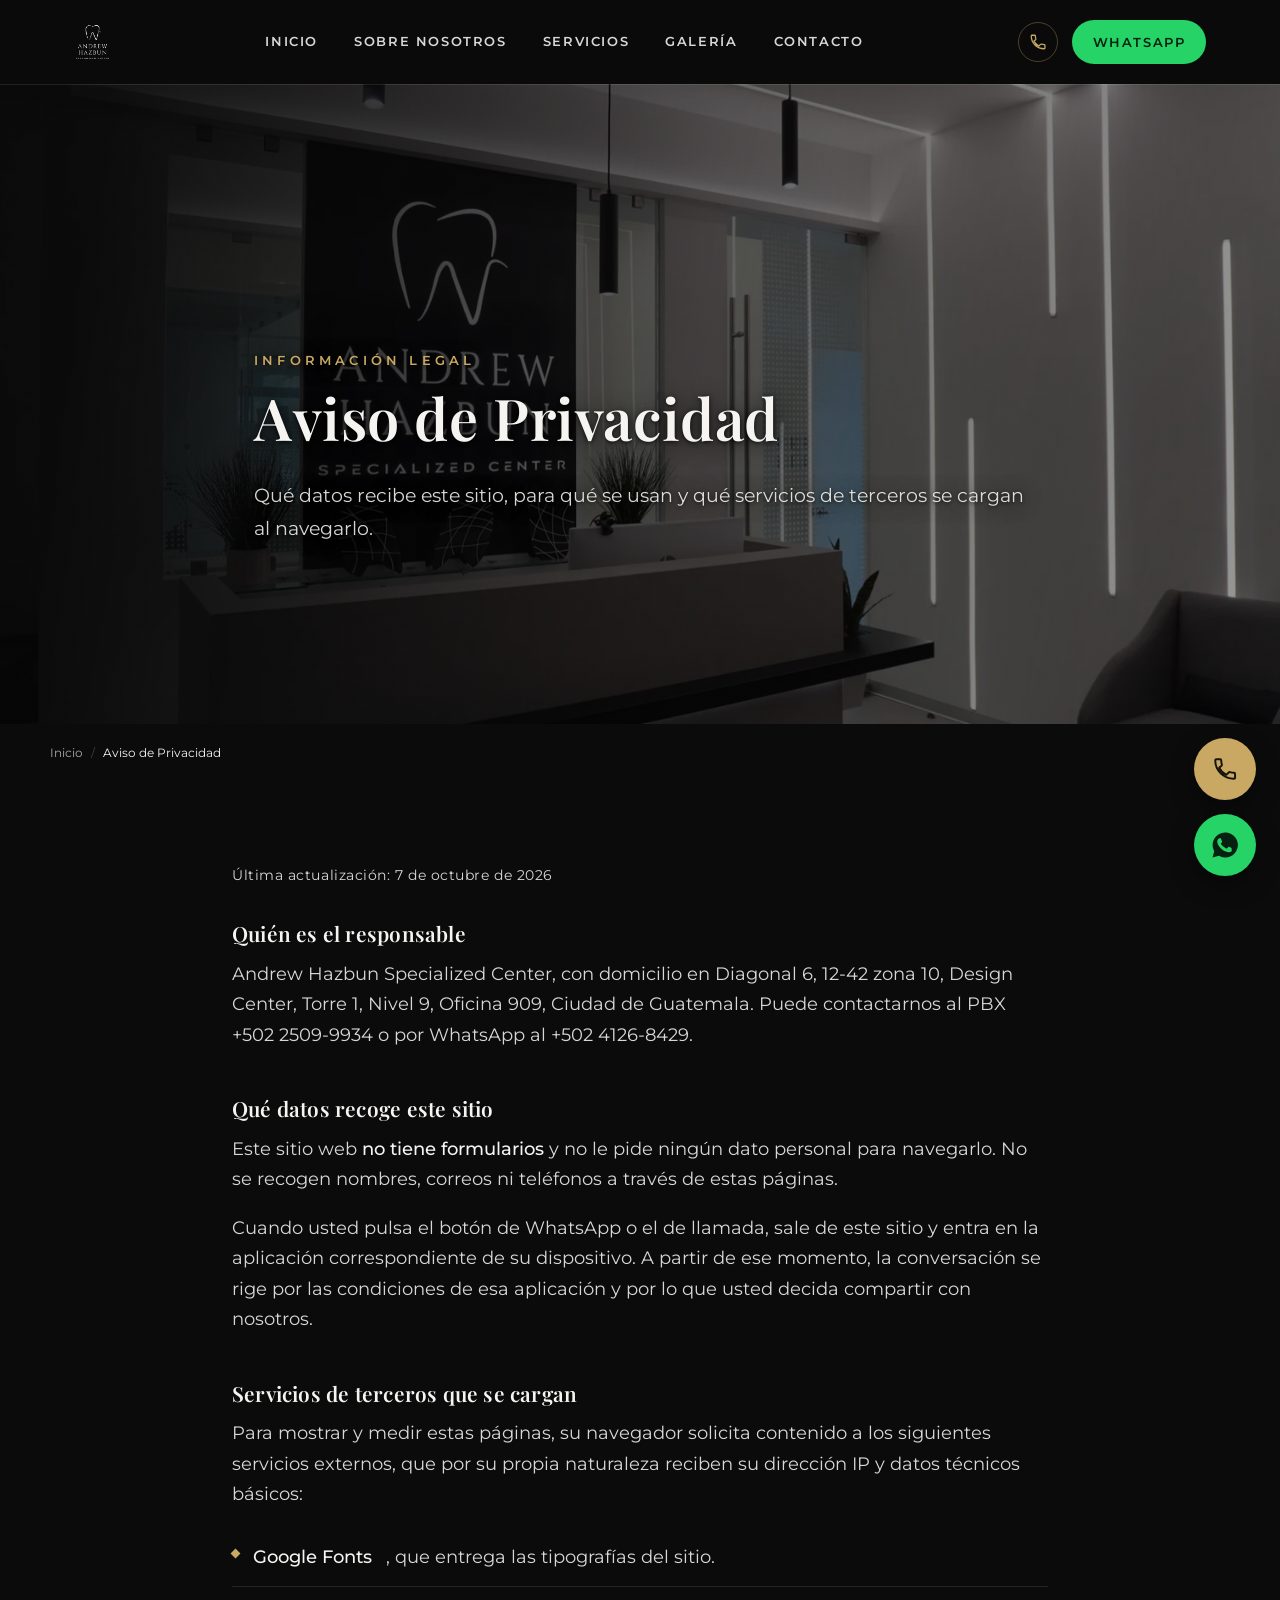
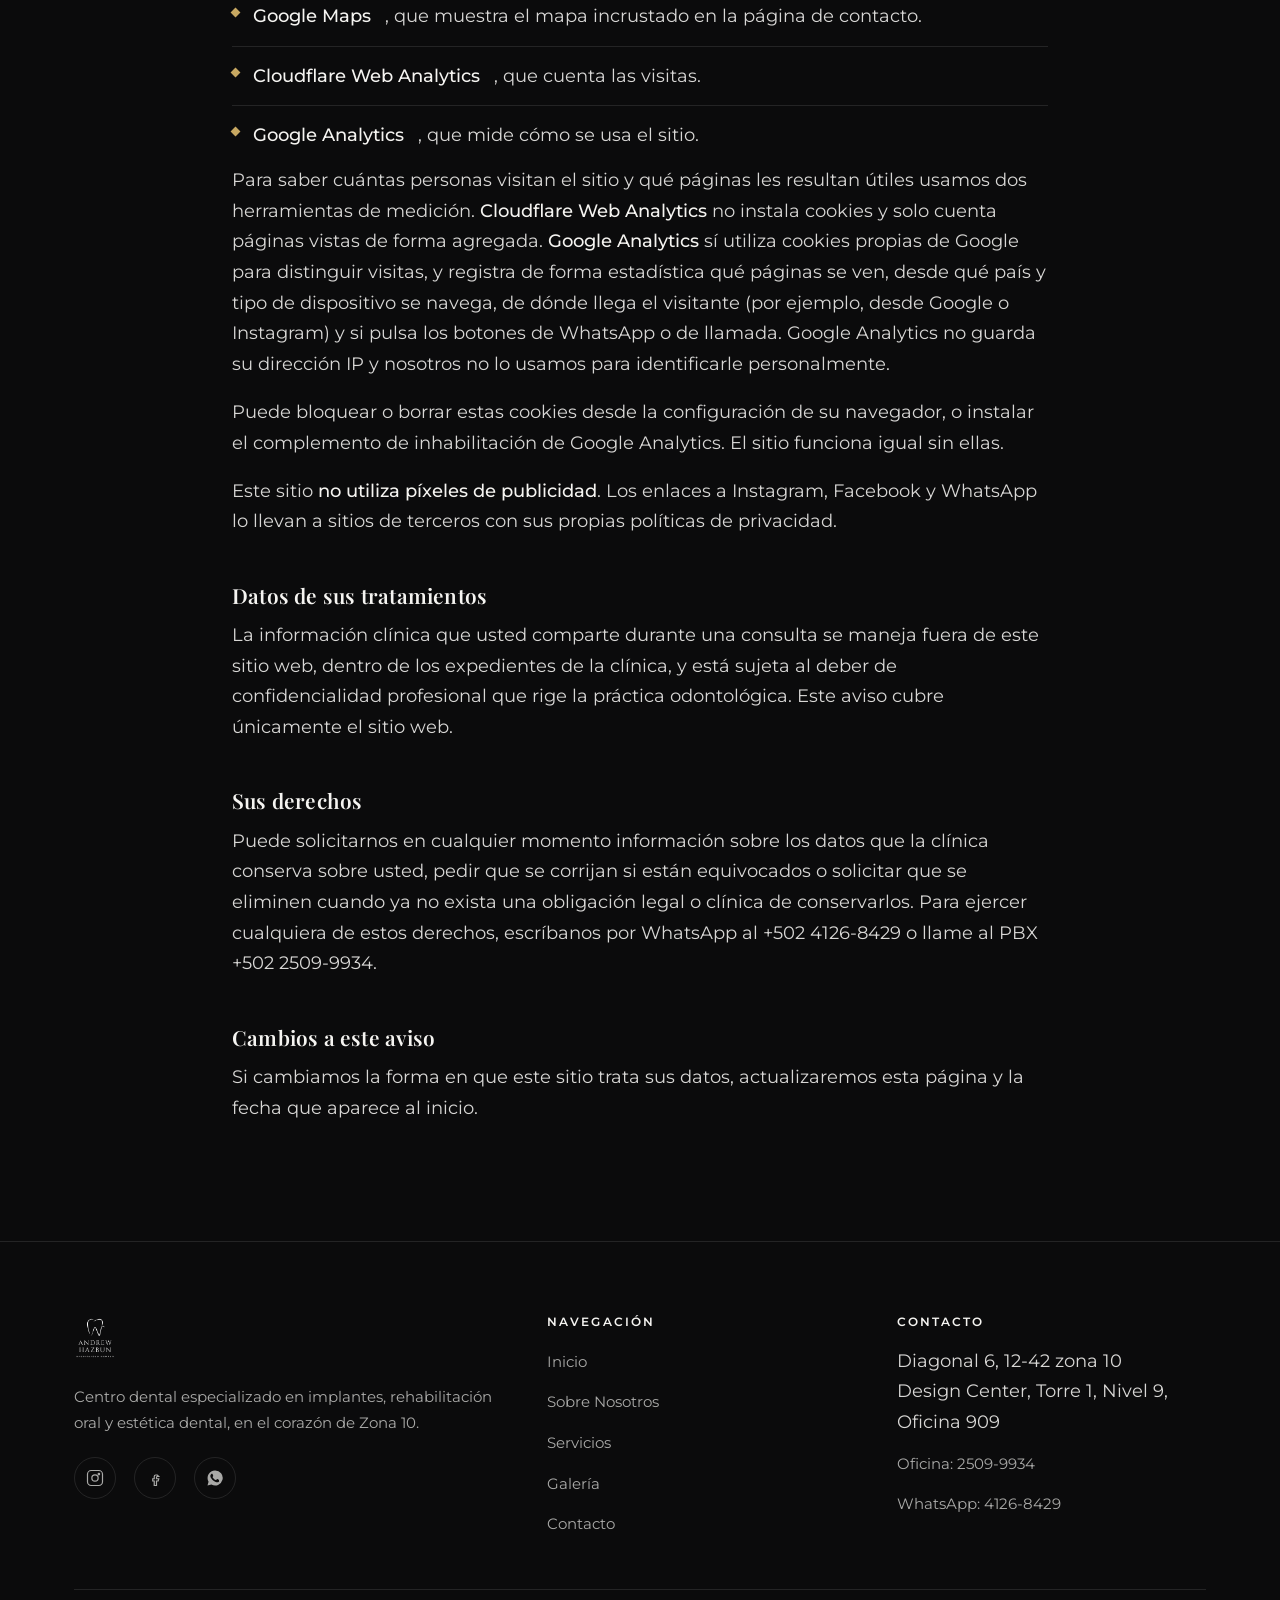
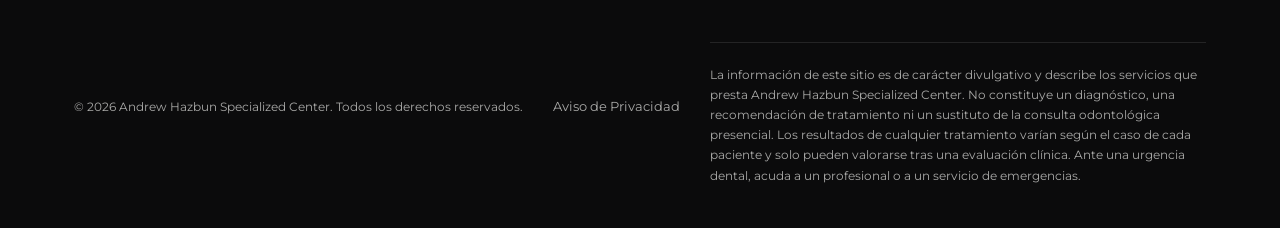
<file: aviso-de-privacidad.html>
<!DOCTYPE html>
<html lang="es">
<head>
<meta charset="UTF-8">
<meta name="viewport" content="width=device-width, initial-scale=1.0">
<title>Aviso de Privacidad | Andrew Hazbun Specialized Center</title>
<meta name="description" content="Cómo trata sus datos personales el sitio de Andrew Hazbun Specialized Center y qué servicios de terceros se cargan al navegarlo.">
<link rel="canonical" href="https://andrewhazbun.com/aviso-de-privacidad.html">
<link rel="icon" type="image/png" sizes="32x32" href="images/favicon-32.png">
<link rel="apple-touch-icon" sizes="180x180" href="images/favicon-180.png">
  <link rel="preconnect" href="https://fonts.googleapis.com">
  <link rel="preconnect" href="https://fonts.gstatic.com" crossorigin>
  <link rel="stylesheet" href="https://fonts.googleapis.com/css2?family=Playfair+Display:ital,wght@0,400;0,500;0,600;0,700;1,400;1,500&amp;family=Montserrat:wght@300;400;500;600;700&amp;family=Allura&amp;display=swap">
  <link rel="stylesheet" href="css/style.css?v=a12b1c11">

<meta property="og:type" content="website">
<meta property="og:site_name" content="Andrew Hazbun Specialized Center">
<meta property="og:locale" content="es_GT">
<meta property="og:url" content="https://andrewhazbun.com/aviso-de-privacidad.html">
<meta property="og:title" content="Aviso de Privacidad | Andrew Hazbun Specialized Center">
<meta property="og:description" content="Cómo trata sus datos personales el sitio de Andrew Hazbun Specialized Center.">
<meta property="og:image" content="https://andrewhazbun.com/images/og-preview.jpg">
<meta property="og:image:width" content="1200">
<meta property="og:image:height" content="630">
<meta property="og:image:alt" content="Andrew Hazbun Specialized Center, clínica dental en Design Center, Zona 10, Ciudad de Guatemala">
<meta name="twitter:card" content="summary_large_image">
<meta name="twitter:title" content="Contacto | Andrew Hazbun Specialized Center">
<meta name="twitter:description" content="Cómo trata sus datos personales el sitio de Andrew Hazbun Specialized Center y qué servicios de terceros se cargan al navegarlo.">
<meta name="twitter:image" content="https://andrewhazbun.com/images/og-preview.jpg">

  <script type="application/ld+json">
{
  "@context": "https://schema.org",
  "@type": "WebPage",
  "name": "Aviso de Privacidad",
  "url": "https://andrewhazbun.com/aviso-de-privacidad.html",
  "inLanguage": "es",
  "about": {
    "@id": "https://andrewhazbun.com/#clinica"
  }
}
  </script>
  <script type="application/ld+json">
{
  "@context": "https://schema.org",
  "@type": "BreadcrumbList",
  "itemListElement": [
    {
      "@type": "ListItem",
      "position": 1,
      "name": "Inicio",
      "item": "https://andrewhazbun.com/"
    },
    {
      "@type": "ListItem",
      "position": 2,
      "name": "Aviso de Privacidad",
      "item": "https://andrewhazbun.com/aviso-de-privacidad.html"
    }
  ]
}
  </script>
  <meta name="theme-color" content="#0b0b0c">
  <link rel="preload" as="image" href="images/hero-contacto-movil.webp" media="(max-width: 640px)" fetchpriority="high">
  <link rel="preload" as="image" href="images/reception-moody.webp" media="(min-width: 641px)" fetchpriority="high">
</head>
<body>
<a class="skip-link" href="#contenido">Saltar al contenido</a>

<header class="site-header">
  <div class="container">
    <a href="index.html" class="brand">
      <img src="images/logo-white.webp" alt="Andrew Hazbun Specialized Center" width="560" height="700">
    </a>
    <nav class="main-nav">
      <a href="index.html">Inicio</a>
      <a href="sobre-nosotros.html">Sobre Nosotros</a>
      <a href="servicios.html">Servicios</a>
      <a href="galeria.html">Galería</a>
      <a href="contacto.html">Contacto</a>
    </nav>
    <div class="nav-cta">
      <a class="nav-call" href="tel:+50225099934" aria-label="Llamar al PBX +502 2509 9934">
        <svg viewBox="0 0 24 24" fill="none" stroke="currentColor" stroke-width="1.7" stroke-linecap="round" stroke-linejoin="round"><path d="M6.6 10.8c1.4 2.8 3.8 5.2 6.6 6.6l2.2-2.2c.3-.3.7-.4 1.1-.3 1.2.4 2.5.6 3.8.6.6 0 1 .4 1 1V20c0 .6-.4 1-1 1C10.6 21 3 13.4 3 4c0-.6.4-1 1-1h3.5c.6 0 1 .4 1 1 0 1.3.2 2.6.6 3.8.1.4 0 .8-.3 1.1L6.6 10.8z"/></svg>
      </a>
      <a class="btn btn-whatsapp nav-wa" href="https://wa.me/50241268429?text=Hola%2C%20me%20gustar%C3%ADa%20agendar%20una%20cita%20en%20Andrew%20Hazbun%20Specialized%20Center." target="_blank" rel="noopener">
        <svg viewBox="0 0 24 24" fill="currentColor"><path d="M12 2a10 10 0 0 0-8.6 15L2 22l5.2-1.4A10 10 0 1 0 12 2zm5.6 14.3c-.2.7-1.4 1.3-2 1.4-.5.1-1.1.1-1.8-.1-.4-.1-1-.3-1.7-.6-3-1.3-5-4.3-5.1-4.5-.2-.2-1.2-1.6-1.2-3.1s.8-2.2 1-2.5c.3-.3.6-.4.8-.4h.6c.2 0 .4 0 .6.5.2.5.7 1.8.8 1.9.1.2.1.4 0 .6-.1.2-.1.3-.3.5l-.4.5c-.1.2-.3.3-.1.6.2.3.8 1.3 1.8 2.1 1.2 1 2.2 1.4 2.5 1.5.3.1.5.1.6-.1.2-.2.7-.8.9-1.1.2-.3.4-.2.6-.1l1.7.8c.2.1.4.2.4.4.1.2.1.9-.1 1.6z"/></svg>
        <span class="btn-label">WhatsApp</span>
      </a>
      <button class="nav-toggle" aria-label="Abrir menú" aria-expanded="false">☰</button>
    </div>
  </div>
</header>

<section class="hero hero-sub">
  <div class="hero-bg hero-bg-contacto"></div>
  <div class="hero-overlay"></div>
  <div class="container">
    <div class="hero-inner">
      <span class="eyebrow reveal">Información legal</span>
      <h1 class="reveal reveal-1">Aviso de Privacidad</h1>
      <p class="lede reveal reveal-2">Qué datos recibe este sitio, para qué se usan y qué servicios de terceros se cargan al navegarlo.</p>
    </div>
  </div>
</section>

<nav class="breadcrumb container" aria-label="Ruta de navegación">
  <ol>
    <li><a href="index.html">Inicio</a></li>
    <li><span aria-current="page">Aviso de Privacidad</span></li>
  </ol>
</nav>

<section id="contenido">
  <div class="container">
    <div class="legal reveal">

      <p class="legal-date">Última actualización: 7 de octubre de 2026</p>

      <h2>Quién es el responsable</h2>
      <p>Andrew Hazbun Specialized Center, con domicilio en Diagonal 6, 12-42 zona 10, Design Center, Torre 1, Nivel 9, Oficina 909, Ciudad de Guatemala. Puede contactarnos al PBX +502 2509-9934 o por WhatsApp al +502 4126-8429.</p>

      <h2>Qué datos recoge este sitio</h2>
      <p>Este sitio web <strong>no tiene formularios</strong> y no le pide ningún dato personal para navegarlo. No se recogen nombres, correos ni teléfonos a través de estas páginas.</p>
      <p>Cuando usted pulsa el botón de WhatsApp o el de llamada, sale de este sitio y entra en la aplicación correspondiente de su dispositivo. A partir de ese momento, la conversación se rige por las condiciones de esa aplicación y por lo que usted decida compartir con nosotros.</p>

      <h2>Servicios de terceros que se cargan</h2>
      <p>Para mostrar y medir estas páginas, su navegador solicita contenido a los siguientes servicios externos, que por su propia naturaleza reciben su dirección IP y datos técnicos básicos:</p>
      <ul class="check-list">
        <li><strong>Google Fonts</strong>, que entrega las tipografías del sitio.</li>
        <li><strong>Google Maps</strong>, que muestra el mapa incrustado en la página de contacto.</li>
        <li><strong>Cloudflare Web Analytics</strong>, que cuenta las visitas.</li>
        <li><strong>Google Analytics</strong>, que mide cómo se usa el sitio.</li>
      </ul>
      <p>Para saber cuántas personas visitan el sitio y qué páginas les resultan útiles usamos dos herramientas de medición. <strong>Cloudflare Web Analytics</strong> no instala cookies y solo cuenta páginas vistas de forma agregada. <strong>Google Analytics</strong> sí utiliza cookies propias de Google para distinguir visitas, y registra de forma estadística qué páginas se ven, desde qué país y tipo de dispositivo se navega, de dónde llega el visitante (por ejemplo, desde Google o Instagram) y si pulsa los botones de WhatsApp o de llamada. Google Analytics no guarda su dirección IP y nosotros no lo usamos para identificarle personalmente.</p>
      <p>Puede bloquear o borrar estas cookies desde la configuración de su navegador, o instalar el <a href="https://tools.google.com/dlpage/gaoptout?hl=es" target="_blank" rel="noopener">complemento de inhabilitación de Google Analytics</a>. El sitio funciona igual sin ellas.</p>
      <p>Este sitio <strong>no utiliza píxeles de publicidad</strong>. Los enlaces a Instagram, Facebook y WhatsApp lo llevan a sitios de terceros con sus propias políticas de privacidad.</p>

      <h2>Datos de sus tratamientos</h2>
      <p>La información clínica que usted comparte durante una consulta se maneja fuera de este sitio web, dentro de los expedientes de la clínica, y está sujeta al deber de confidencialidad profesional que rige la práctica odontológica. Este aviso cubre únicamente el sitio web.</p>

      <h2>Sus derechos</h2>
      <p>Puede solicitarnos en cualquier momento información sobre los datos que la clínica conserva sobre usted, pedir que se corrijan si están equivocados o solicitar que se eliminen cuando ya no exista una obligación legal o clínica de conservarlos. Para ejercer cualquiera de estos derechos, escríbanos por WhatsApp al +502 4126-8429 o llame al PBX +502 2509-9934.</p>

      <h2>Cambios a este aviso</h2>
      <p>Si cambiamos la forma en que este sitio trata sus datos, actualizaremos esta página y la fecha que aparece al inicio.</p>

    </div>
  </div>
</section>

<footer class="site-footer">
  <div class="container">
    <div class="footer-grid">
      <div>
        <img src="images/logo-white.webp" alt="Andrew Hazbun Specialized Center" style="height:52px; width:auto; margin-bottom:1.2em;" width="560" height="700">
        <p>Centro dental especializado en implantes, rehabilitación oral y estética dental, en el corazón de Zona 10.</p>
        <div class="social-row" style="margin-top:1.2em;">
          <a href="https://www.instagram.com/andrewhazbun/" target="_blank" rel="noopener" aria-label="Instagram">
            <svg width="18" height="18" viewBox="0 0 24 24" fill="none" stroke="currentColor" stroke-width="1.6"><rect x="2" y="2" width="20" height="20" rx="5"/><circle cx="12" cy="12" r="4.2"/><circle cx="17.2" cy="6.8" r="1"/></svg>
          </a>
          <a href="https://www.facebook.com/andrewhazbundentalcenter" target="_blank" rel="noopener" aria-label="Facebook">
            <svg width="18" height="18" viewBox="0 0 24 24" fill="none" stroke="currentColor" stroke-width="1.6"><path d="M15 8h-2a2 2 0 0 0-2 2v3H9v3h2v6h3v-6h2.2l.8-3H14v-2c0-.6.4-1 1-1h2z"/></svg>
          </a>
          <a href="https://wa.me/50241268429" target="_blank" rel="noopener" aria-label="WhatsApp">
            <svg width="18" height="18" viewBox="0 0 24 24" fill="currentColor"><path d="M12 2a10 10 0 0 0-8.6 15L2 22l5.2-1.4A10 10 0 1 0 12 2zm5.6 14.3c-.2.7-1.4 1.3-2 1.4-.5.1-1.1.1-1.8-.1-.4-.1-1-.3-1.7-.6-3-1.3-5-4.3-5.1-4.5-.2-.2-1.2-1.6-1.2-3.1s.8-2.2 1-2.5c.3-.3.6-.4.8-.4h.6c.2 0 .4 0 .6.5.2.5.7 1.8.8 1.9.1.2.1.4 0 .6-.1.2-.1.3-.3.5l-.4.5c-.1.2-.3.3-.1.6.2.3.8 1.3 1.8 2.1 1.2 1 2.2 1.4 2.5 1.5.3.1.5.1.6-.1.2-.2.7-.8.9-1.1.2-.3.4-.2.6-.1l1.7.8c.2.1.4.2.4.4.1.2.1.9-.1 1.6z"/></svg>
          </a>
        </div>
      </div>
      <div>
        <h4>Navegación</h4>
        <ul>
          <li><a href="index.html">Inicio</a></li>
          <li><a href="sobre-nosotros.html">Sobre Nosotros</a></li>
          <li><a href="servicios.html">Servicios</a></li>
          <li><a href="galeria.html">Galería</a></li>
          <li><a href="contacto.html">Contacto</a></li>
        </ul>
      </div>
      <div>
        <h4>Contacto</h4>
        <ul>
          <li>Diagonal 6, 12-42 zona 10<br>Design Center, Torre 1, Nivel 9, Oficina 909</li>
          <li><a href="tel:+50225099934">Oficina: 2509-9934</a></li>
          <li><a href="https://wa.me/50241268429" target="_blank" rel="noopener">WhatsApp: 4126-8429</a></li>
        </ul>
      </div>
    </div>
    <div class="footer-bottom">
      <span>&copy; <span data-year></span> Andrew Hazbun Specialized Center. Todos los derechos reservados.</span>
      <a class="footer-legal" href="aviso-de-privacidad.html">Aviso de Privacidad</a>
      <p class="med-disclaimer">La información de este sitio es de carácter divulgativo y describe los servicios que presta Andrew Hazbun Specialized Center. No constituye un diagnóstico, una recomendación de tratamiento ni un sustituto de la consulta odontológica presencial. Los resultados de cualquier tratamiento varían según el caso de cada paciente y solo pueden valorarse tras una evaluación clínica. Ante una urgencia dental, acuda a un profesional o a un servicio de emergencias.</p>
    </div>
  </div>
</footer>

<div class="float-contact">
  <a class="float-call" href="tel:+50225099934" aria-label="Llamar al PBX +502 2509 9934">
    <svg viewBox="0 0 24 24" fill="none" stroke="#16130b" stroke-width="1.8" stroke-linecap="round" stroke-linejoin="round"><path d="M6.6 10.8c1.4 2.8 3.8 5.2 6.6 6.6l2.2-2.2c.3-.3.7-.4 1.1-.3 1.2.4 2.5.6 3.8.6.6 0 1 .4 1 1V20c0 .6-.4 1-1 1C10.6 21 3 13.4 3 4c0-.6.4-1 1-1h3.5c.6 0 1 .4 1 1 0 1.3.2 2.6.6 3.8.1.4 0 .8-.3 1.1L6.6 10.8z"/></svg>
  </a>
  <a class="float-whatsapp" href="https://wa.me/50241268429?text=Hola%2C%20me%20gustar%C3%ADa%20agendar%20una%20cita%20en%20Andrew%20Hazbun%20Specialized%20Center." target="_blank" rel="noopener" aria-label="Escribir por WhatsApp">
    <svg viewBox="0 0 24 24" fill="#06210f"><path d="M12 2a10 10 0 0 0-8.6 15L2 22l5.2-1.4A10 10 0 1 0 12 2zm5.6 14.3c-.2.7-1.4 1.3-2 1.4-.5.1-1.1.1-1.8-.1-.4-.1-1-.3-1.7-.6-3-1.3-5-4.3-5.1-4.5-.2-.2-1.2-1.6-1.2-3.1s.8-2.2 1-2.5c.3-.3.6-.4.8-.4h.6c.2 0 .4 0 .6.5.2.5.7 1.8.8 1.9.1.2.1.4 0 .6-.1.2-.1.3-.3.5l-.4.5c-.1.2-.3.3-.1.6.2.3.8 1.3 1.8 2.1 1.2 1 2.2 1.4 2.5 1.5.3.1.5.1.6-.1.2-.2.7-.8.9-1.1.2-.3.4-.2.6-.1l1.7.8c.2.1.4.2.4.4.1.2.1.9-.1 1.6z"/></svg>
  </a>
</div>

<script src="js/script.js?v=m25nov26"></script>

<!-- Cloudflare Web Analytics --><script defer src='https://static.cloudflareinsights.com/beacon.min.js' data-cf-beacon='{"token": "6b5baa484f62423aa027d649e8868441"}'></script><!-- End Cloudflare Web Analytics -->
</body>
</html>
</file>
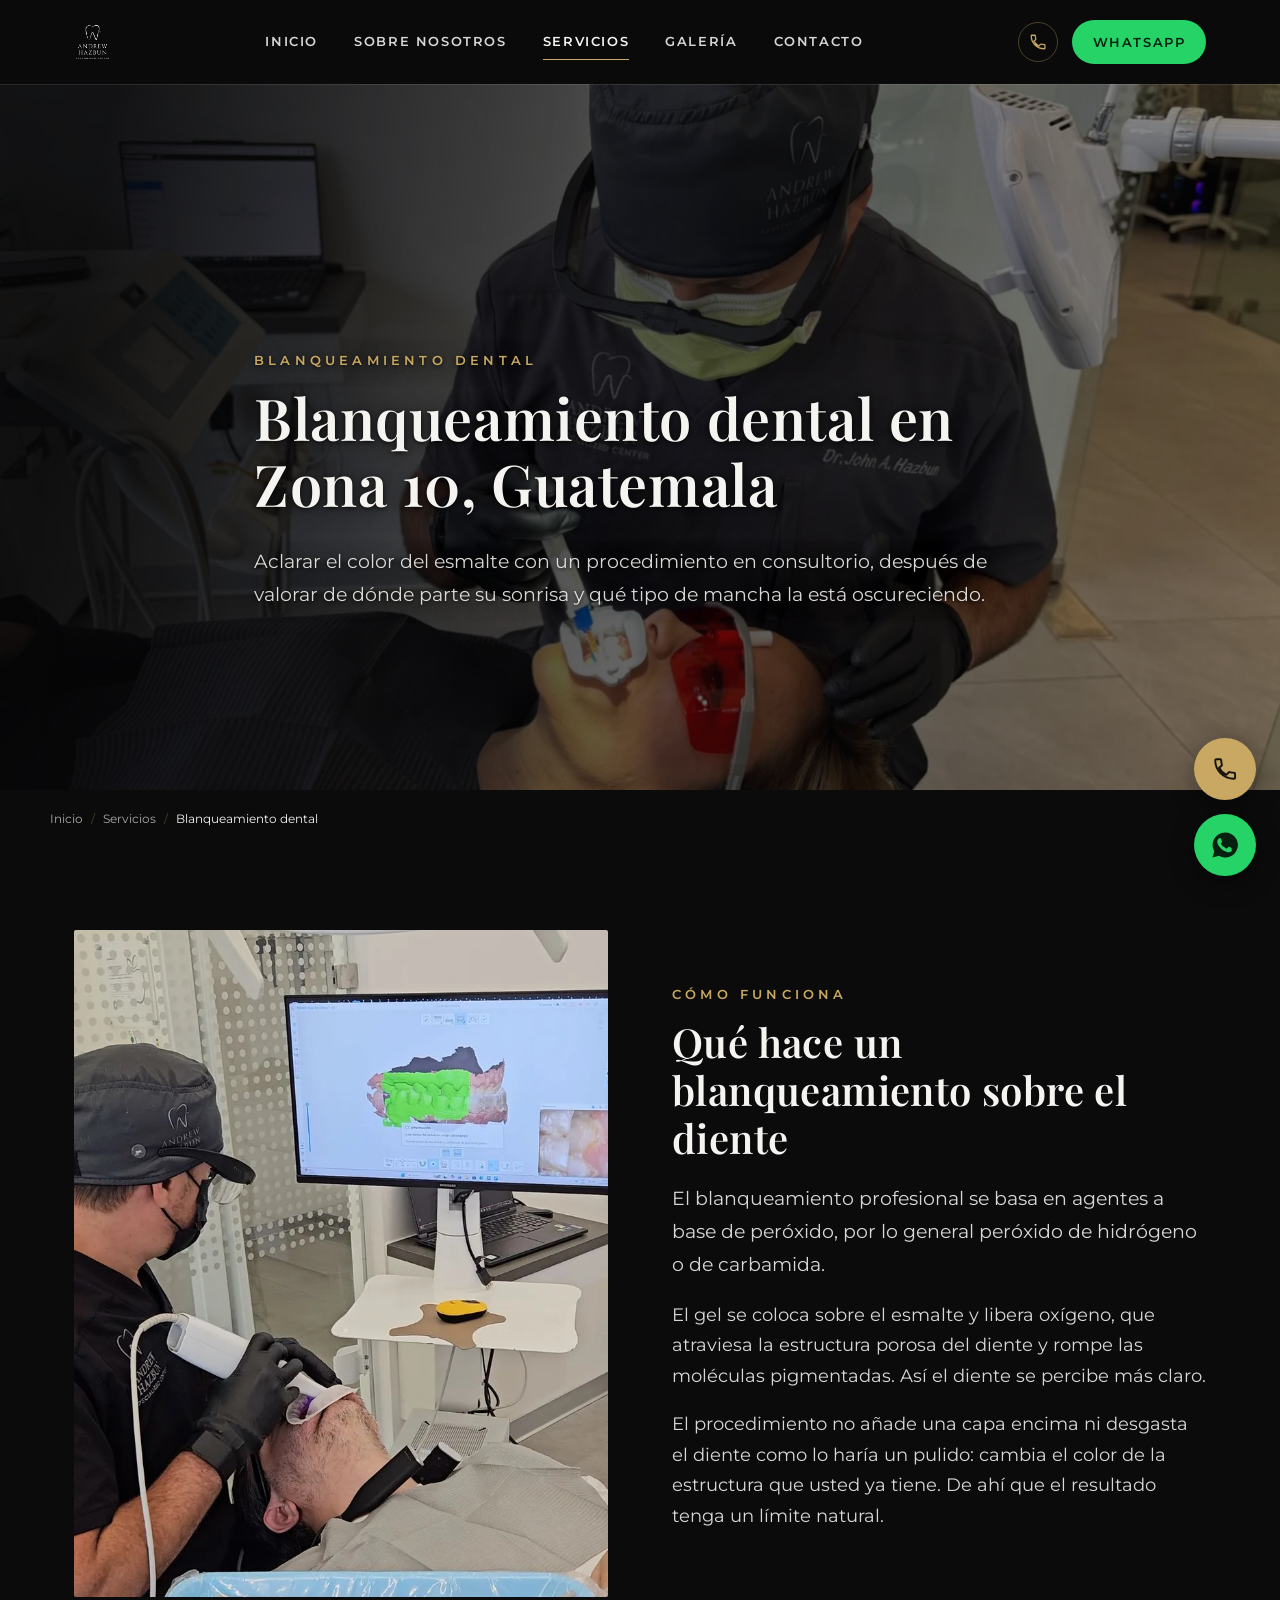
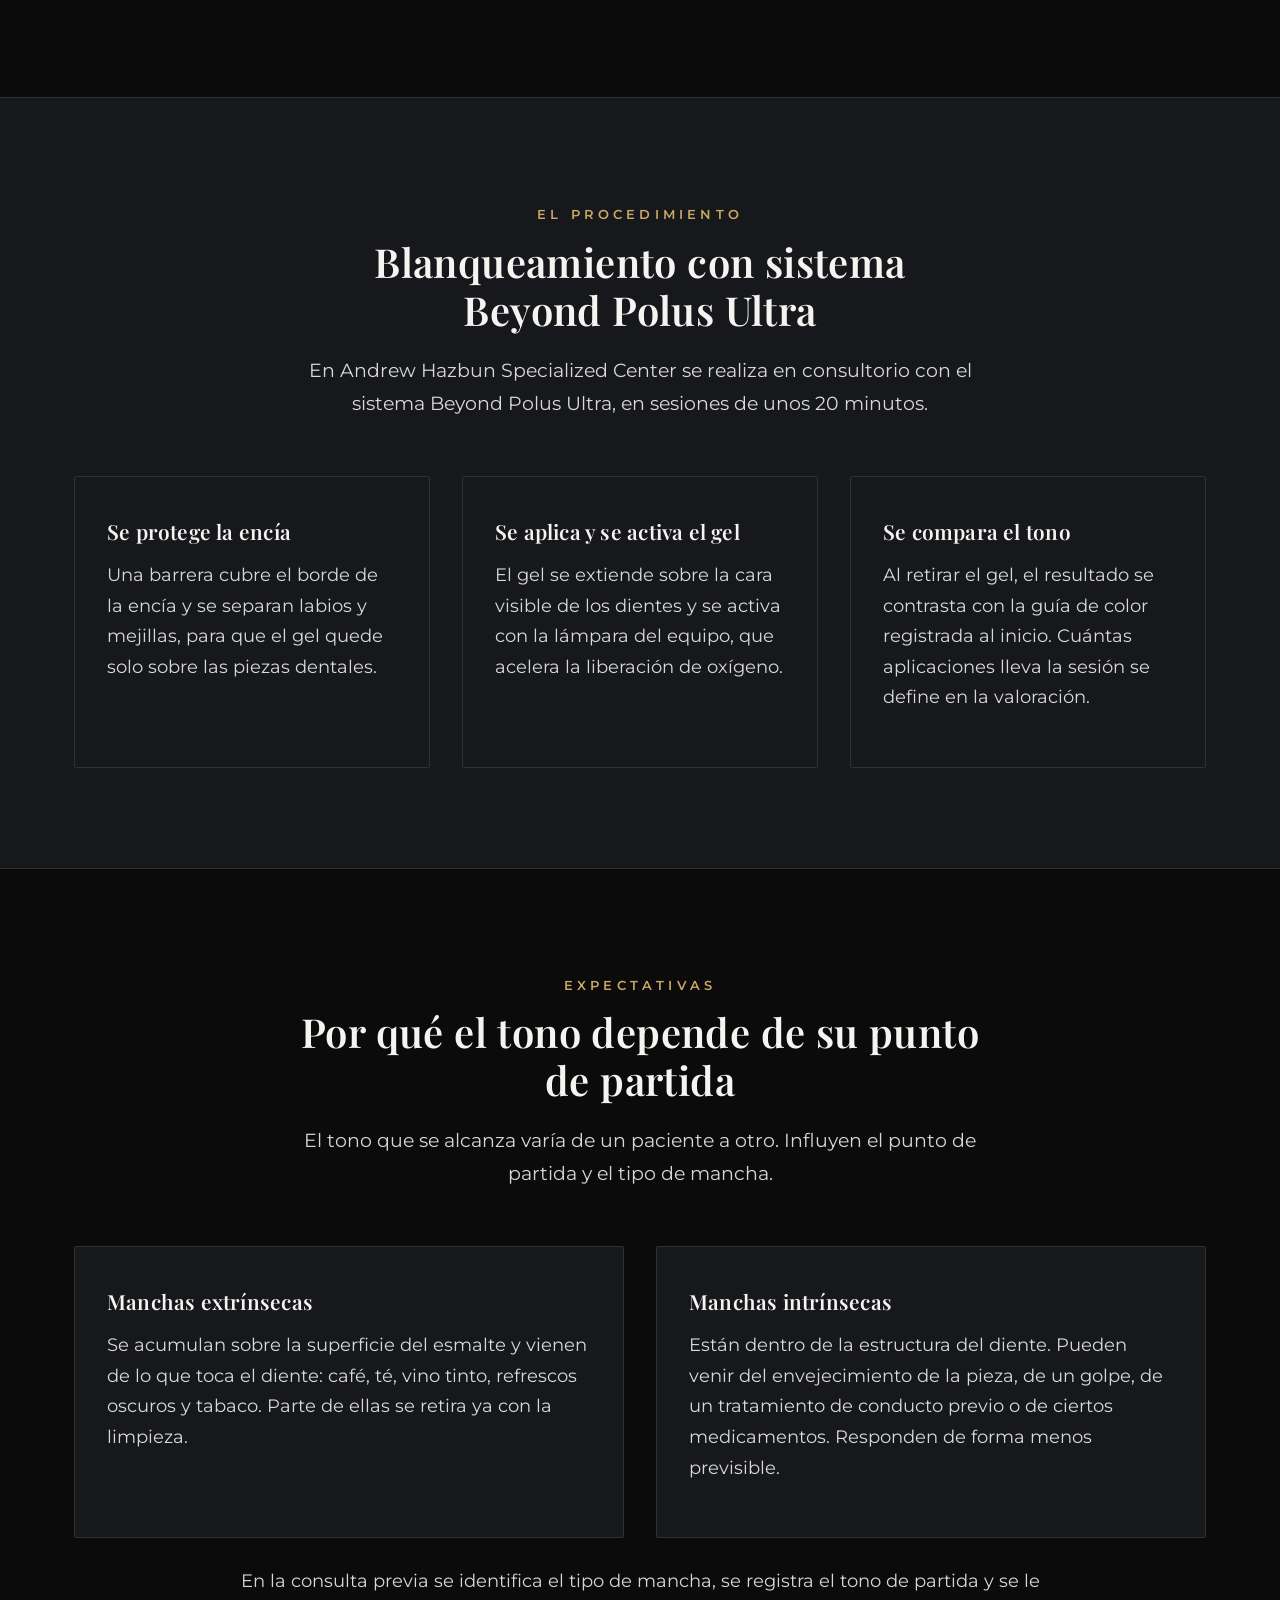
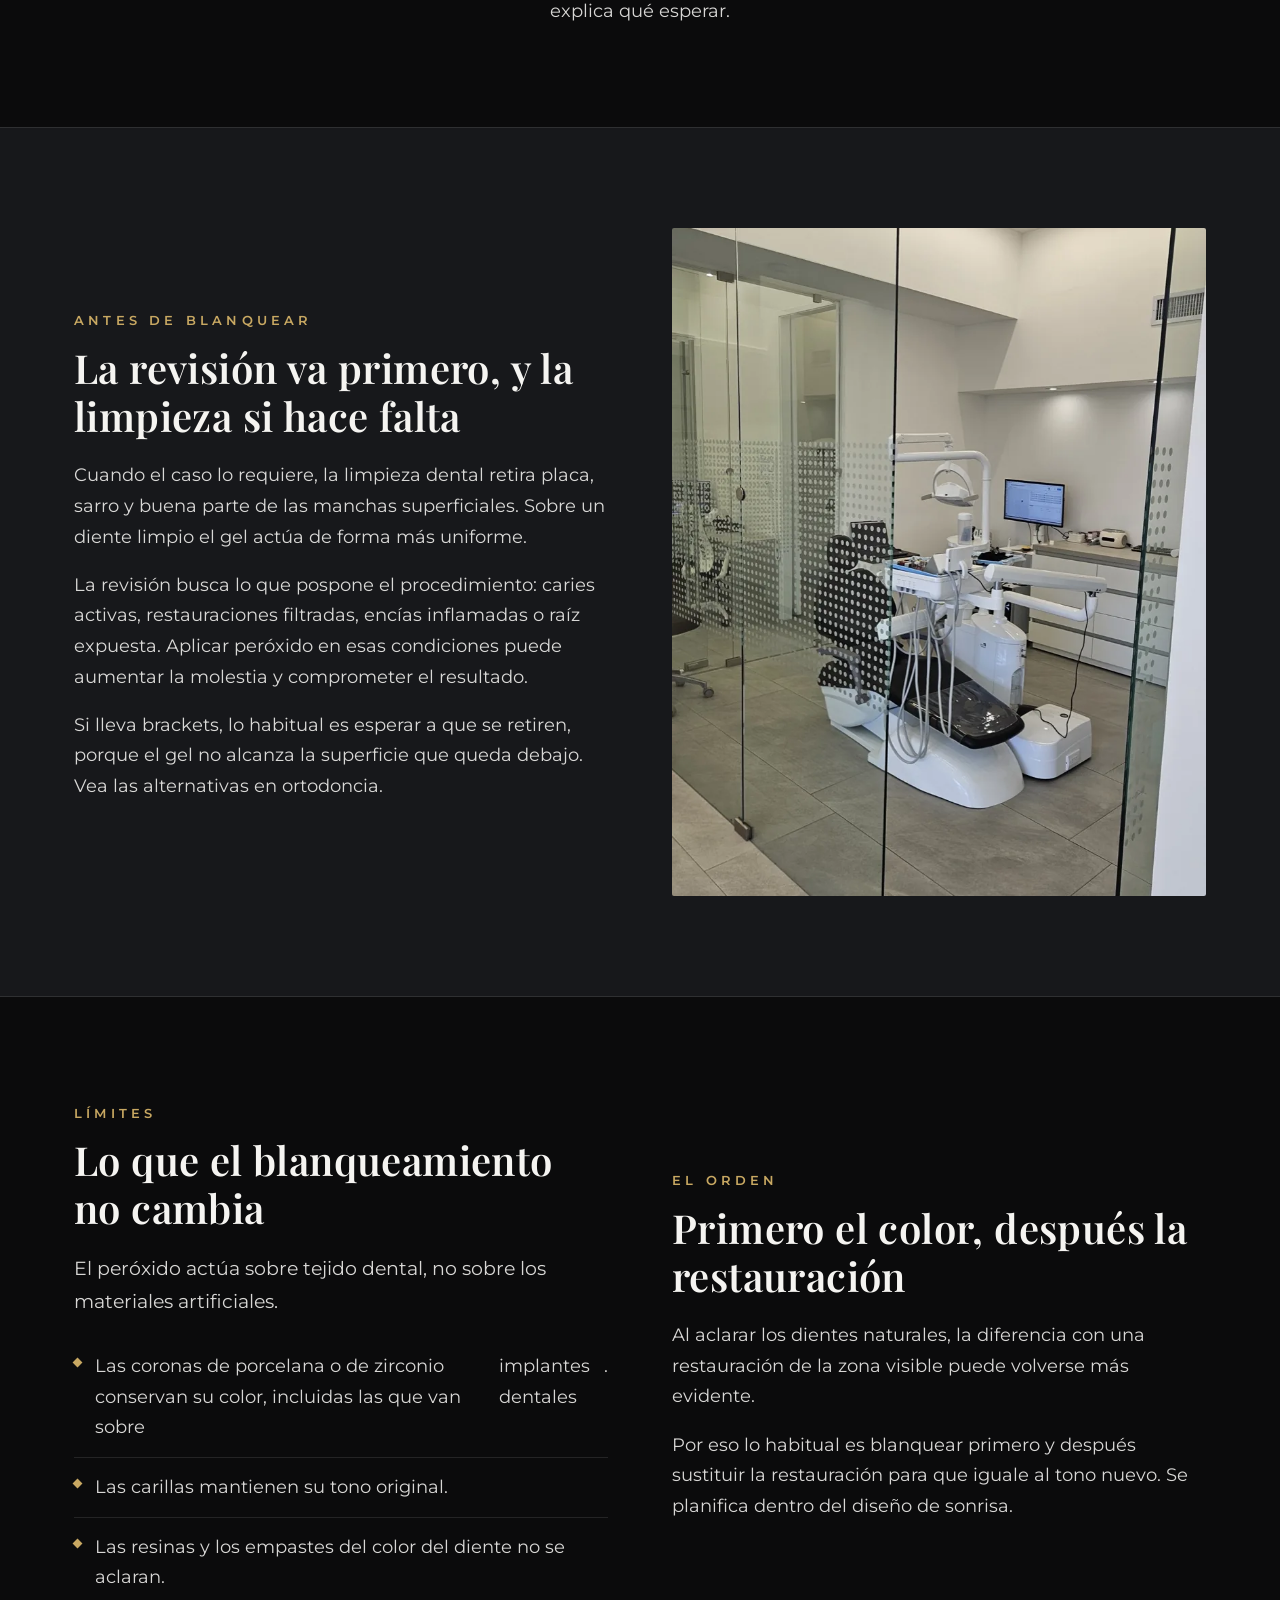
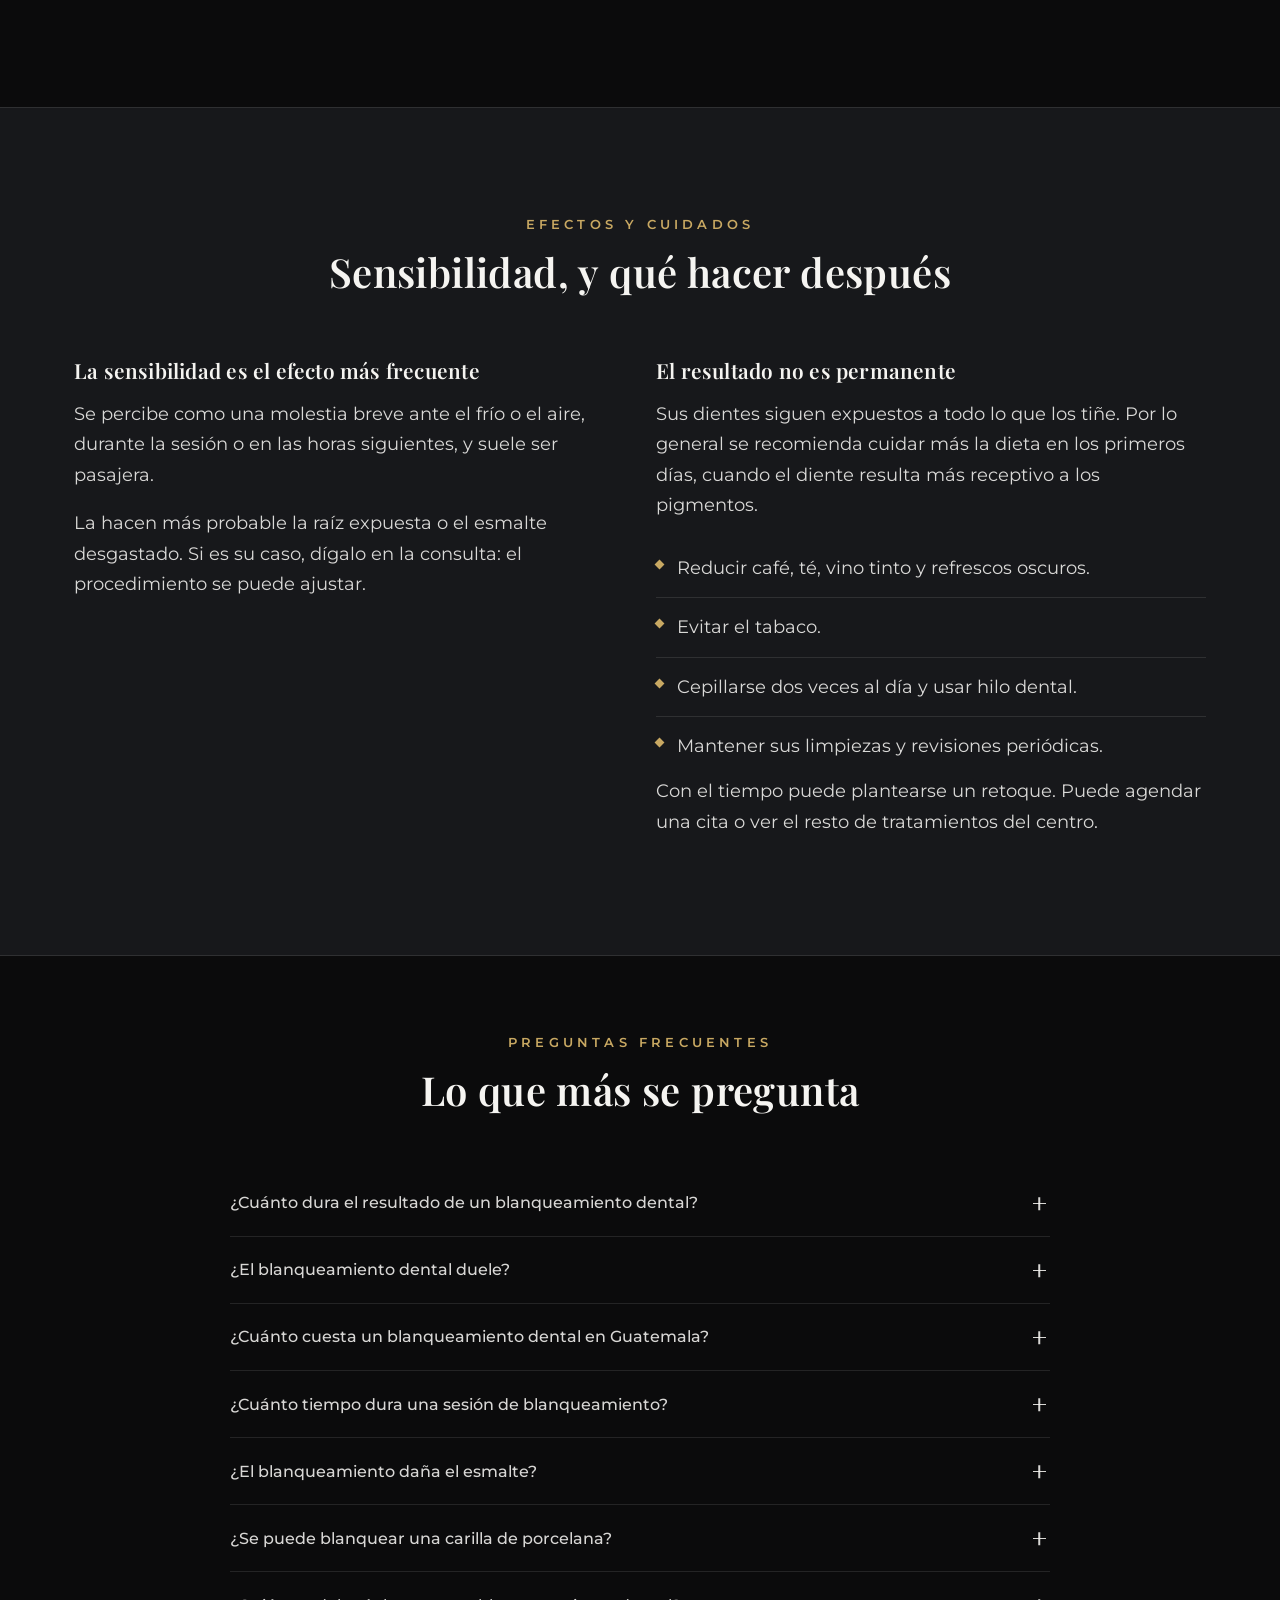
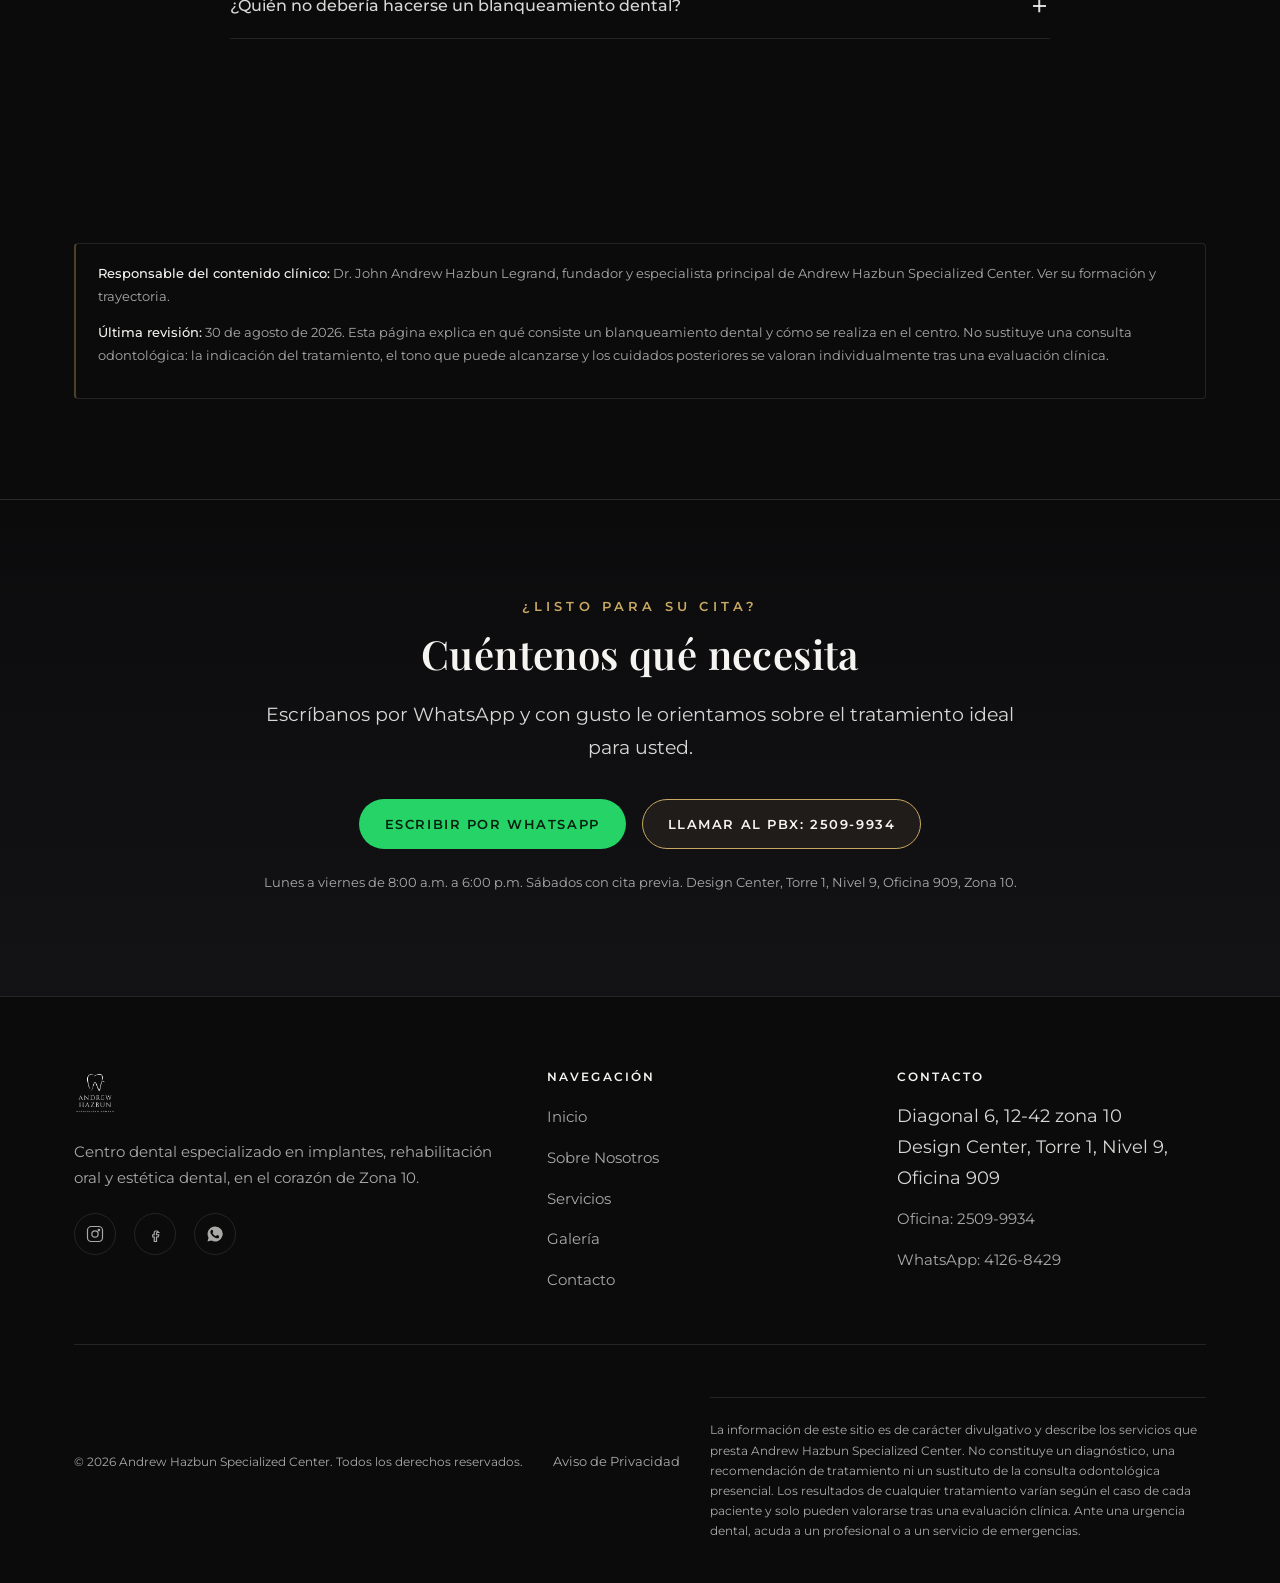
<file: blanqueamiento-dental.html>
<!DOCTYPE html>
<html lang="es">
<head>
<meta charset="UTF-8">
<meta name="viewport" content="width=device-width, initial-scale=1.0">
<title>Blanqueamiento Dental en Zona 10 | Andrew Hazbun</title>
<meta name="description" content="Blanqueamiento dental con sistema Beyond Polus Ultra en Zona 10, Guatemala. Sesión en clínica con valoración previa del tono. Agende por WhatsApp.">
<link rel="canonical" href="https://andrewhazbun.com/blanqueamiento-dental.html">
<link rel="icon" type="image/png" sizes="32x32" href="images/favicon-32.png">
<link rel="apple-touch-icon" sizes="180x180" href="images/favicon-180.png">
  <link rel="preconnect" href="https://fonts.googleapis.com">
  <link rel="preconnect" href="https://fonts.gstatic.com" crossorigin>
  <link rel="stylesheet" href="https://fonts.googleapis.com/css2?family=Playfair+Display:ital,wght@0,400;0,500;0,600;0,700;1,400;1,500&amp;family=Montserrat:wght@300;400;500;600;700&amp;family=Allura&amp;display=swap">
  <link rel="stylesheet" href="css/style.css?v=a12b1c11">

<meta property="og:type" content="website">
<meta property="og:site_name" content="Andrew Hazbun Specialized Center">
<meta property="og:locale" content="es_GT">
<meta property="og:url" content="https://andrewhazbun.com/blanqueamiento-dental.html">
<meta property="og:title" content="Blanqueamiento Dental en Zona 10 | Andrew Hazbun">
<meta property="og:description" content="Blanqueamiento dental con sistema Beyond Polus Ultra en Zona 10, Guatemala. Sesión en clínica con valoración previa del tono. Agende por WhatsApp.">
<meta property="og:image" content="https://andrewhazbun.com/images/og-preview.jpg">
<meta property="og:image:width" content="1200">
<meta property="og:image:height" content="630">
<meta property="og:image:alt" content="Andrew Hazbun Specialized Center, clínica dental en Design Center, Zona 10, Ciudad de Guatemala">
<meta name="twitter:card" content="summary_large_image">
<meta name="twitter:title" content="Blanqueamiento Dental en Zona 10 | Andrew Hazbun">
<meta name="twitter:description" content="Blanqueamiento dental con sistema Beyond Polus Ultra en Zona 10, Guatemala. Sesión en clínica con valoración previa del tono. Agende por WhatsApp.">
<meta name="twitter:image" content="https://andrewhazbun.com/images/og-preview.jpg">

  <script type="application/ld+json">
{
  "@context": "https://schema.org",
  "@type": "MedicalWebPage",
  "name": "Blanqueamiento dental en Zona 10, Guatemala",
  "dateModified": "2026-08-30",
  "lastReviewed": "2026-08-30",
  "reviewedBy": {
    "@id": "https://andrewhazbun.com/sobre-nosotros.html#dr-hazbun"
  },
  "specialty": "Dentistry",
  "url": "https://andrewhazbun.com/blanqueamiento-dental.html",
  "inLanguage": "es",
  "about": {
    "@id": "https://andrewhazbun.com/#clinica"
  },
  "mainEntity": {
    "@type": "MedicalProcedure",
    "name": "Blanqueamiento dental",
    "description": "Procedimiento de estética dental que aclara el color del diente mediante agentes a base de peróxido, que actúan sobre las moléculas responsables de las manchas del esmalte. En Andrew Hazbun Specialized Center se realiza en consultorio con el sistema Beyond Polus Ultra, en sesiones de unos 20 minutos. El tono que se alcanza depende del punto de partida y del tipo de mancha de cada paciente, y se valora en la consulta previa.",
    "howPerformed": "Por lo general, tras una revisión clínica y, si el caso lo requiere, una limpieza dental, se protegen las encías y los tejidos blandos con una barrera, se aplica el gel blanqueador sobre la cara visible de las piezas dentales y se activa con la lámpara del equipo. Al terminar se retira el gel y se compara el resultado con la guía de color. Las coronas, carillas y resinas no cambian de color, por lo que su presencia condiciona el plan.",
    "bodyLocation": "Dientes"
  }
}
  </script>
  <script type="application/ld+json">
{
  "@context": "https://schema.org",
  "@type": "BreadcrumbList",
  "itemListElement": [
    {
      "@type": "ListItem",
      "position": 1,
      "name": "Inicio",
      "item": "https://andrewhazbun.com/"
    },
    {
      "@type": "ListItem",
      "position": 2,
      "name": "Servicios",
      "item": "https://andrewhazbun.com/servicios.html"
    },
    {
      "@type": "ListItem",
      "position": 3,
      "name": "Blanqueamiento dental",
      "item": "https://andrewhazbun.com/blanqueamiento-dental.html"
    }
  ]
}
  </script>
  <script type="application/ld+json">
{
  "@context": "https://schema.org",
  "@type": "FAQPage",
  "mainEntity": [
    {
      "@type": "Question",
      "name": "¿Cuánto dura el resultado de un blanqueamiento dental?",
      "acceptedAnswer": {
        "@type": "Answer",
        "text": "No es permanente. El diente sigue expuesto a los pigmentos de la dieta y del tabaco, y su color natural cambia con la edad, así que el tono se pierde de forma gradual. Cuánto dura depende de sus hábitos."
      }
    },
    {
      "@type": "Question",
      "name": "¿El blanqueamiento dental duele?",
      "acceptedAnswer": {
        "@type": "Answer",
        "text": "La sensibilidad es su efecto secundario más frecuente: una molestia breve ante el frío o el aire, durante la sesión o en las horas siguientes, que suele ser pasajera. Si ya tiene sensibilidad o recesión de la encía, coméntelo antes."
      }
    },
    {
      "@type": "Question",
      "name": "¿Cuánto cuesta un blanqueamiento dental en Guatemala?",
      "acceptedAnswer": {
        "@type": "Answer",
        "text": "Depende de lo que su caso requiera antes y durante el tratamiento, empezando por si hace falta una limpieza. El costo se le explica en la consulta de valoración."
      }
    },
    {
      "@type": "Question",
      "name": "¿Cuánto tiempo dura una sesión de blanqueamiento?",
      "acceptedAnswer": {
        "@type": "Answer",
        "text": "El blanqueamiento con el sistema Beyond Polus Ultra se realiza en sesiones de unos 20 minutos. A ese tiempo se suman la revisión, la protección de la encía y el registro del tono."
      }
    },
    {
      "@type": "Question",
      "name": "¿El blanqueamiento daña el esmalte?",
      "acceptedAnswer": {
        "@type": "Answer",
        "text": "El blanqueamiento profesional no desgasta el diente como lo haría un pulido: el peróxido actúa sobre las moléculas que dan color a la estructura dental. Aun así, es un procedimiento que se indica y se supervisa en consulta, porque el estado del esmalte de cada paciente condiciona la concentración y el tiempo de aplicación. El efecto que se observa con más frecuencia es la sensibilidad, y por lo general es pasajera."
      }
    },
    {
      "@type": "Question",
      "name": "¿Se puede blanquear una carilla de porcelana?",
      "acceptedAnswer": {
        "@type": "Answer",
        "text": "Los agentes blanqueadores actúan sobre el tejido dental, no sobre la cerámica, así que la carilla conserva el tono con el que fue fabricada. Si al aclarar los dientes naturales la diferencia se hace evidente, lo que se valora es sustituir la carilla, no blanquearla."
      }
    },
    {
      "@type": "Question",
      "name": "¿Quién no debería hacerse un blanqueamiento dental?",
      "acceptedAnswer": {
        "@type": "Answer",
        "text": "No está indicado para todos. Suele posponerse en menores de edad mientras la dentición se forma, durante el embarazo y la lactancia, y en pacientes con caries activas, enfermedad de las encías o hipersensibilidad marcada, hasta resolver esos cuadros."
      }
    }
  ]
}
  </script>
  <meta name="theme-color" content="#0b0b0c">
  <link rel="preload" as="image" href="images/gallery-whitening.webp" media="(max-width: 640px)" fetchpriority="high">
  <link rel="preload" as="image" href="images/gallery-cosmetic-treatment.webp" media="(min-width: 641px)" fetchpriority="high">
</head>
<body>
<a class="skip-link" href="#contenido">Saltar al contenido</a>

<header class="site-header">
  <div class="container">
    <a href="index.html" class="brand">
      <img src="images/logo-white.webp" alt="Andrew Hazbun Specialized Center" width="560" height="700">
    </a>
    <nav class="main-nav">
      <a href="index.html">Inicio</a>
      <a href="sobre-nosotros.html">Sobre Nosotros</a>
      <a href="servicios.html" class="active">Servicios</a>
      <a href="galeria.html">Galería</a>
      <a href="contacto.html">Contacto</a>
    </nav>
    <div class="nav-cta">
      <a class="nav-call" href="tel:+50225099934" aria-label="Llamar al PBX +502 2509 9934">
        <svg viewBox="0 0 24 24" fill="none" stroke="currentColor" stroke-width="1.7" stroke-linecap="round" stroke-linejoin="round"><path d="M6.6 10.8c1.4 2.8 3.8 5.2 6.6 6.6l2.2-2.2c.3-.3.7-.4 1.1-.3 1.2.4 2.5.6 3.8.6.6 0 1 .4 1 1V20c0 .6-.4 1-1 1C10.6 21 3 13.4 3 4c0-.6.4-1 1-1h3.5c.6 0 1 .4 1 1 0 1.3.2 2.6.6 3.8.1.4 0 .8-.3 1.1L6.6 10.8z"/></svg>
      </a>
      <a class="btn btn-whatsapp nav-wa" href="https://wa.me/50241268429?text=Hola%2C%20me%20gustar%C3%ADa%20agendar%20una%20cita%20en%20Andrew%20Hazbun%20Specialized%20Center." target="_blank" rel="noopener">
        <svg viewBox="0 0 24 24" fill="currentColor"><path d="M12 2a10 10 0 0 0-8.6 15L2 22l5.2-1.4A10 10 0 1 0 12 2zm5.6 14.3c-.2.7-1.4 1.3-2 1.4-.5.1-1.1.1-1.8-.1-.4-.1-1-.3-1.7-.6-3-1.3-5-4.3-5.1-4.5-.2-.2-1.2-1.6-1.2-3.1s.8-2.2 1-2.5c.3-.3.6-.4.8-.4h.6c.2 0 .4 0 .6.5.2.5.7 1.8.8 1.9.1.2.1.4 0 .6-.1.2-.1.3-.3.5l-.4.5c-.1.2-.3.3-.1.6.2.3.8 1.3 1.8 2.1 1.2 1 2.2 1.4 2.5 1.5.3.1.5.1.6-.1.2-.2.7-.8.9-1.1.2-.3.4-.2.6-.1l1.7.8c.2.1.4.2.4.4.1.2.1.9-.1 1.6z"/></svg>
        <span class="btn-label">WhatsApp</span>
      </a>
      <button class="nav-toggle" aria-label="Abrir menú" aria-expanded="false">☰</button>
    </div>
  </div>
</header>

<section class="hero hero-sub">
  <div class="hero-bg hero-bg-blanqueamiento-dental"></div>
  <div class="hero-overlay"></div>
  <div class="container">
    <div class="hero-inner">
      <span class="eyebrow reveal">Blanqueamiento dental</span>
      <h1 class="reveal reveal-1">Blanqueamiento dental en Zona 10, Guatemala</h1>
      <p class="lede reveal reveal-2">Aclarar el color del esmalte con un procedimiento en consultorio, después de valorar de dónde parte su sonrisa y qué tipo de mancha la está oscureciendo.</p>
    </div>
  </div>
</section>

<nav class="breadcrumb container" aria-label="Ruta de navegación">
  <ol>
    <li><a href="index.html">Inicio</a></li>
    <li><a href="servicios.html">Servicios</a></li>
    <li><span aria-current="page">Blanqueamiento dental</span></li>
  </ol>
</nav>

<section id="contenido">
  <div class="container">
    <div class="split">
      <div class="split-media reveal">
        <img src="images/gallery-scanner-live.webp" alt="Valoración de un paciente con escáner intraoral digital en Andrew Hazbun Specialized Center" loading="lazy" decoding="async" width="780" height="1400">
      </div>
      <div class="reveal reveal-2">
        <span class="eyebrow">Cómo funciona</span>
        <h2>Qué hace un blanqueamiento sobre el diente</h2>
        <p class="lede">El blanqueamiento profesional se basa en agentes a base de peróxido, por lo general peróxido de hidrógeno o de carbamida.</p>
        <p>El gel se coloca sobre el esmalte y libera oxígeno, que atraviesa la estructura porosa del diente y rompe las moléculas pigmentadas. Así el diente se percibe más claro.</p>
        <p>El procedimiento no añade una capa encima ni desgasta el diente como lo haría un pulido: cambia el color de la estructura que usted ya tiene. De ahí que el resultado tenga un límite natural.</p>
      </div>
    </div>
  </div>
</section>

<section class="section-alt">
  <div class="container">
    <div class="section-head center reveal">
      <span class="eyebrow">El procedimiento</span>
      <h2>Blanqueamiento con sistema Beyond Polus Ultra</h2>
      <p class="lede center">En Andrew Hazbun Specialized Center se realiza en consultorio con el sistema Beyond Polus Ultra, en sesiones de unos 20 minutos.</p>
    </div>
    <div class="grid grid-3">
      <div class="card reveal reveal-1">
        <h3>Se protege la encía</h3>
        <p>Una barrera cubre el borde de la encía y se separan labios y mejillas, para que el gel quede solo sobre las piezas dentales.</p>
      </div>
      <div class="card reveal reveal-2">
        <h3>Se aplica y se activa el gel</h3>
        <p>El gel se extiende sobre la cara visible de los dientes y se activa con la lámpara del equipo, que acelera la liberación de oxígeno.</p>
      </div>
      <div class="card reveal reveal-3">
        <h3>Se compara el tono</h3>
        <p>Al retirar el gel, el resultado se contrasta con la guía de color registrada al inicio. Cuántas aplicaciones lleva la sesión se define en la valoración.</p>
      </div>
    </div>
  </div>
</section>

<section>
  <div class="container">
    <div class="section-head center reveal">
      <span class="eyebrow">Expectativas</span>
      <h2>Por qué el tono depende de su punto de partida</h2>
      <p class="lede center">El tono que se alcanza varía de un paciente a otro. Influyen el punto de partida y el tipo de mancha.</p>
    </div>
    <div class="grid grid-2">
      <div class="card reveal reveal-1">
        <h3>Manchas extrínsecas</h3>
        <p>Se acumulan sobre la superficie del esmalte y vienen de lo que toca el diente: café, té, vino tinto, refrescos oscuros y tabaco. Parte de ellas se retira ya con la limpieza.</p>
      </div>
      <div class="card reveal reveal-2">
        <h3>Manchas intrínsecas</h3>
        <p>Están dentro de la estructura del diente. Pueden venir del envejecimiento de la pieza, de un golpe, de un tratamiento de conducto previo o de ciertos medicamentos. Responden de forma menos previsible.</p>
      </div>
    </div>
    <p class="center reveal" style="max-width:820px; margin:28px auto 0;">En la consulta previa se identifica el tipo de mancha, se registra el tono de partida y se le explica qué esperar.</p>
  </div>
</section>

<section class="section-alt">
  <div class="container">
    <div class="split reverse">
      <div class="split-media reveal">
        <img src="images/gallery-monitor-chair.webp" alt="Sala de tratamiento con monitor para revisar el diagnóstico digital" loading="lazy" decoding="async" width="788" height="1400">
      </div>
      <div class="reveal reveal-2">
        <span class="eyebrow">Antes de blanquear</span>
        <h2>La revisión va primero, y la limpieza si hace falta</h2>
        <p>Cuando el caso lo requiere, la limpieza dental retira placa, sarro y buena parte de las manchas superficiales. Sobre un diente limpio el gel actúa de forma más uniforme.</p>
        <p>La revisión busca lo que pospone el procedimiento: caries activas, restauraciones filtradas, encías inflamadas o raíz expuesta. Aplicar peróxido en esas condiciones puede aumentar la molestia y comprometer el resultado.</p>
        <p>Si lleva brackets, lo habitual es esperar a que se retiren, porque el gel no alcanza la superficie que queda debajo. Vea las alternativas en <a href="ortodoncia.html">ortodoncia</a>.</p>
      </div>
    </div>
  </div>
</section>

<section>
  <div class="container">
    <div class="split">
      <div class="reveal">
        <span class="eyebrow">Límites</span>
        <h2>Lo que el blanqueamiento no cambia</h2>
        <p class="lede">El peróxido actúa sobre tejido dental, no sobre los materiales artificiales.</p>
        <ul class="check-list">
          <li>Las coronas de porcelana o de zirconio conservan su color, incluidas las que van sobre <a href="implantes-dentales.html">implantes dentales</a>.</li>
          <li>Las carillas mantienen su tono original.</li>
          <li>Las resinas y los empastes del color del diente no se aclaran.</li>
        </ul>
      </div>
      <div class="reveal reveal-2">
        <span class="eyebrow">El orden</span>
        <h2>Primero el color, después la restauración</h2>
        <p>Al aclarar los dientes naturales, la diferencia con una restauración de la zona visible puede volverse más evidente.</p>
        <p>Por eso lo habitual es blanquear primero y después sustituir la restauración para que iguale al tono nuevo. Se planifica dentro del <a href="diseno-de-sonrisa.html">diseño de sonrisa</a>.</p>
      </div>
    </div>
  </div>
</section>

<section class="section-alt">
  <div class="container">
    <div class="section-head center reveal">
      <span class="eyebrow">Efectos y cuidados</span>
      <h2>Sensibilidad, y qué hacer después</h2>
    </div>
    <div class="grid grid-2">
      <div class="reveal reveal-1">
        <h3>La sensibilidad es el efecto más frecuente</h3>
        <p>Se percibe como una molestia breve ante el frío o el aire, durante la sesión o en las horas siguientes, y suele ser pasajera.</p>
        <p>La hacen más probable la raíz expuesta o el esmalte desgastado. Si es su caso, dígalo en la consulta: el procedimiento se puede ajustar.</p>
      </div>
      <div class="reveal reveal-2">
        <h3>El resultado no es permanente</h3>
        <p>Sus dientes siguen expuestos a todo lo que los tiñe. Por lo general se recomienda cuidar más la dieta en los primeros días, cuando el diente resulta más receptivo a los pigmentos.</p>
        <ul class="check-list">
          <li>Reducir café, té, vino tinto y refrescos oscuros.</li>
          <li>Evitar el tabaco.</li>
          <li>Cepillarse dos veces al día y usar hilo dental.</li>
          <li>Mantener sus limpiezas y revisiones periódicas.</li>
        </ul>
        <p>Con el tiempo puede plantearse un retoque. Puede <a href="contacto.html">agendar una cita</a> o ver el resto de <a href="servicios.html">tratamientos del centro</a>.</p>
      </div>
    </div>
  </div>
</section>

<section class="section-tight">
  <div class="container">
    <div class="section-head center reveal">
      <span class="eyebrow">Preguntas frecuentes</span>
      <h2>Lo que más se pregunta</h2>
    </div>
    <div class="faq reveal reveal-1">
      <details class="faq-item">
        <summary>¿Cuánto dura el resultado de un blanqueamiento dental?</summary>
        <p>No es permanente. El diente sigue expuesto a los pigmentos de la dieta y del tabaco, y su color natural cambia con la edad, así que el tono se pierde de forma gradual. Cuánto dura depende de sus hábitos.</p>
      </details>
      <details class="faq-item">
        <summary>¿El blanqueamiento dental duele?</summary>
        <p>La sensibilidad es su efecto secundario más frecuente: una molestia breve ante el frío o el aire, durante la sesión o en las horas siguientes, que suele ser pasajera. Si ya tiene sensibilidad o recesión de la encía, coméntelo antes.</p>
      </details>
      <details class="faq-item">
        <summary>¿Cuánto cuesta un blanqueamiento dental en Guatemala?</summary>
        <p>Depende de lo que su caso requiera antes y durante el tratamiento, empezando por si hace falta una limpieza. El costo se le explica en la consulta de valoración.</p>
      </details>
      <details class="faq-item">
        <summary>¿Cuánto tiempo dura una sesión de blanqueamiento?</summary>
        <p>El blanqueamiento con el sistema Beyond Polus Ultra se realiza en sesiones de unos 20 minutos. A ese tiempo se suman la revisión, la protección de la encía y el registro del tono.</p>
      </details>
      <details class="faq-item">
        <summary>¿El blanqueamiento daña el esmalte?</summary>
        <p>El blanqueamiento profesional no desgasta el diente como lo haría un pulido: el peróxido actúa sobre las moléculas que dan color a la estructura dental. Aun así, es un procedimiento que se indica y se supervisa en consulta, porque el estado del esmalte de cada paciente condiciona la concentración y el tiempo de aplicación. El efecto que se observa con más frecuencia es la sensibilidad, y por lo general es pasajera.</p>
      </details>
      <details class="faq-item">
        <summary>¿Se puede blanquear una carilla de porcelana?</summary>
        <p>Los agentes blanqueadores actúan sobre el tejido dental, no sobre la cerámica, así que la carilla conserva el tono con el que fue fabricada. Si al aclarar los dientes naturales la diferencia se hace evidente, lo que se valora es sustituir la carilla, no blanquearla.</p>
      </details>
      <details class="faq-item">
        <summary>¿Quién no debería hacerse un blanqueamiento dental?</summary>
        <p>No está indicado para todos. Suele posponerse en menores de edad mientras la dentición se forma, durante el embarazo y la lactancia, y en pacientes con caries activas, enfermedad de las encías o hipersensibilidad marcada, hasta resolver esos cuadros.</p>
      </details>
    </div>
  </div>
</section>

<section>
  <div class="container">
    <div class="content-meta reveal">
      <p><strong>Responsable del contenido clínico:</strong> Dr. John Andrew Hazbun Legrand, fundador y especialista principal de Andrew Hazbun Specialized Center. <a href="sobre-nosotros.html">Ver su formación y trayectoria</a>.</p>
      <p><strong>Última revisión:</strong> <time datetime="2026-08-30">30 de agosto de 2026</time>. Esta página explica en qué consiste un blanqueamiento dental y cómo se realiza en el centro. No sustituye una consulta odontológica: la indicación del tratamiento, el tono que puede alcanzarse y los cuidados posteriores se valoran individualmente tras una evaluación clínica.</p>
    </div>
  </div>
</section>

<section class="cta-band">
  <div class="container">
    <span class="eyebrow">¿Listo para su cita?</span>
    <h2>Cuéntenos qué necesita</h2>
    <p class="lede center">Escríbanos por WhatsApp y con gusto le orientamos sobre el tratamiento ideal para usted.</p>
    <div class="hero-actions" style="justify-content:center;">
      <a class="btn btn-whatsapp" href="https://wa.me/50241268429?text=Hola%2C%20me%20gustar%C3%ADa%20agendar%20una%20cita%20en%20Andrew%20Hazbun%20Specialized%20Center." target="_blank" rel="noopener">Escribir por WhatsApp</a>
      <a class="btn btn-call" href="tel:+50225099934">Llamar al PBX: 2509-9934</a>
    </div>
    <p class="cta-note">Lunes a viernes de 8:00 a.m. a 6:00 p.m. Sábados con cita previa. Design Center, Torre 1, Nivel 9, Oficina 909, Zona 10.</p>
  </div>
</section>

<footer class="site-footer">
  <div class="container">
    <div class="footer-grid">
      <div>
        <img src="images/logo-white.webp" alt="Andrew Hazbun Specialized Center" style="height:52px; width:auto; margin-bottom:1.2em;" width="560" height="700">
        <p>Centro dental especializado en implantes, rehabilitación oral y estética dental, en el corazón de Zona 10.</p>
        <div class="social-row" style="margin-top:1.2em;">
          <a href="https://www.instagram.com/andrewhazbun/" target="_blank" rel="noopener" aria-label="Instagram">
            <svg width="18" height="18" viewBox="0 0 24 24" fill="none" stroke="currentColor" stroke-width="1.6"><rect x="2" y="2" width="20" height="20" rx="5"/><circle cx="12" cy="12" r="4.2"/><circle cx="17.2" cy="6.8" r="1"/></svg>
          </a>
          <a href="https://www.facebook.com/andrewhazbundentalcenter" target="_blank" rel="noopener" aria-label="Facebook">
            <svg width="18" height="18" viewBox="0 0 24 24" fill="none" stroke="currentColor" stroke-width="1.6"><path d="M15 8h-2a2 2 0 0 0-2 2v3H9v3h2v6h3v-6h2.2l.8-3H14v-2c0-.6.4-1 1-1h2z"/></svg>
          </a>
          <a href="https://wa.me/50241268429" target="_blank" rel="noopener" aria-label="WhatsApp">
            <svg width="18" height="18" viewBox="0 0 24 24" fill="currentColor"><path d="M12 2a10 10 0 0 0-8.6 15L2 22l5.2-1.4A10 10 0 1 0 12 2zm5.6 14.3c-.2.7-1.4 1.3-2 1.4-.5.1-1.1.1-1.8-.1-.4-.1-1-.3-1.7-.6-3-1.3-5-4.3-5.1-4.5-.2-.2-1.2-1.6-1.2-3.1s.8-2.2 1-2.5c.3-.3.6-.4.8-.4h.6c.2 0 .4 0 .6.5.2.5.7 1.8.8 1.9.1.2.1.4 0 .6-.1.2-.1.3-.3.5l-.4.5c-.1.2-.3.3-.1.6.2.3.8 1.3 1.8 2.1 1.2 1 2.2 1.4 2.5 1.5.3.1.5.1.6-.1.2-.2.7-.8.9-1.1.2-.3.4-.2.6-.1l1.7.8c.2.1.4.2.4.4.1.2.1.9-.1 1.6z"/></svg>
          </a>
        </div>
      </div>
      <div>
        <h4>Navegación</h4>
        <ul>
          <li><a href="index.html">Inicio</a></li>
          <li><a href="sobre-nosotros.html">Sobre Nosotros</a></li>
          <li><a href="servicios.html">Servicios</a></li>
          <li><a href="galeria.html">Galería</a></li>
          <li><a href="contacto.html">Contacto</a></li>
        </ul>
      </div>
      <div>
        <h4>Contacto</h4>
        <ul>
          <li>Diagonal 6, 12-42 zona 10<br>Design Center, Torre 1, Nivel 9, Oficina 909</li>
          <li><a href="tel:+50225099934">Oficina: 2509-9934</a></li>
          <li><a href="https://wa.me/50241268429" target="_blank" rel="noopener">WhatsApp: 4126-8429</a></li>
        </ul>
      </div>
    </div>
    <div class="footer-bottom">
      <span>&copy; <span data-year></span> Andrew Hazbun Specialized Center. Todos los derechos reservados.</span>
      <a class="footer-legal" href="aviso-de-privacidad.html">Aviso de Privacidad</a>
      <p class="med-disclaimer">La información de este sitio es de carácter divulgativo y describe los servicios que presta Andrew Hazbun Specialized Center. No constituye un diagnóstico, una recomendación de tratamiento ni un sustituto de la consulta odontológica presencial. Los resultados de cualquier tratamiento varían según el caso de cada paciente y solo pueden valorarse tras una evaluación clínica. Ante una urgencia dental, acuda a un profesional o a un servicio de emergencias.</p>
    </div>
  </div>
</footer>

<div class="float-contact">
  <a class="float-call" href="tel:+50225099934" aria-label="Llamar al PBX +502 2509 9934">
    <svg viewBox="0 0 24 24" fill="none" stroke="#16130b" stroke-width="1.8" stroke-linecap="round" stroke-linejoin="round"><path d="M6.6 10.8c1.4 2.8 3.8 5.2 6.6 6.6l2.2-2.2c.3-.3.7-.4 1.1-.3 1.2.4 2.5.6 3.8.6.6 0 1 .4 1 1V20c0 .6-.4 1-1 1C10.6 21 3 13.4 3 4c0-.6.4-1 1-1h3.5c.6 0 1 .4 1 1 0 1.3.2 2.6.6 3.8.1.4 0 .8-.3 1.1L6.6 10.8z"/></svg>
  </a>
  <a class="float-whatsapp" href="https://wa.me/50241268429?text=Hola%2C%20me%20gustar%C3%ADa%20agendar%20una%20cita%20en%20Andrew%20Hazbun%20Specialized%20Center." target="_blank" rel="noopener" aria-label="Escribir por WhatsApp">
    <svg viewBox="0 0 24 24" fill="#06210f"><path d="M12 2a10 10 0 0 0-8.6 15L2 22l5.2-1.4A10 10 0 1 0 12 2zm5.6 14.3c-.2.7-1.4 1.3-2 1.4-.5.1-1.1.1-1.8-.1-.4-.1-1-.3-1.7-.6-3-1.3-5-4.3-5.1-4.5-.2-.2-1.2-1.6-1.2-3.1s.8-2.2 1-2.5c.3-.3.6-.4.8-.4h.6c.2 0 .4 0 .6.5.2.5.7 1.8.8 1.9.1.2.1.4 0 .6-.1.2-.1.3-.3.5l-.4.5c-.1.2-.3.3-.1.6.2.3.8 1.3 1.8 2.1 1.2 1 2.2 1.4 2.5 1.5.3.1.5.1.6-.1.2-.2.7-.8.9-1.1.2-.3.4-.2.6-.1l1.7.8c.2.1.4.2.4.4.1.2.1.9-.1 1.6z"/></svg>
  </a>
</div>

<script src="js/script.js?v=m25nov26"></script>

<!-- Cloudflare Web Analytics --><script defer src='https://static.cloudflareinsights.com/beacon.min.js' data-cf-beacon='{"token": "6b5baa484f62423aa027d649e8868441"}'></script><!-- End Cloudflare Web Analytics -->
</body>
</html>
</file>
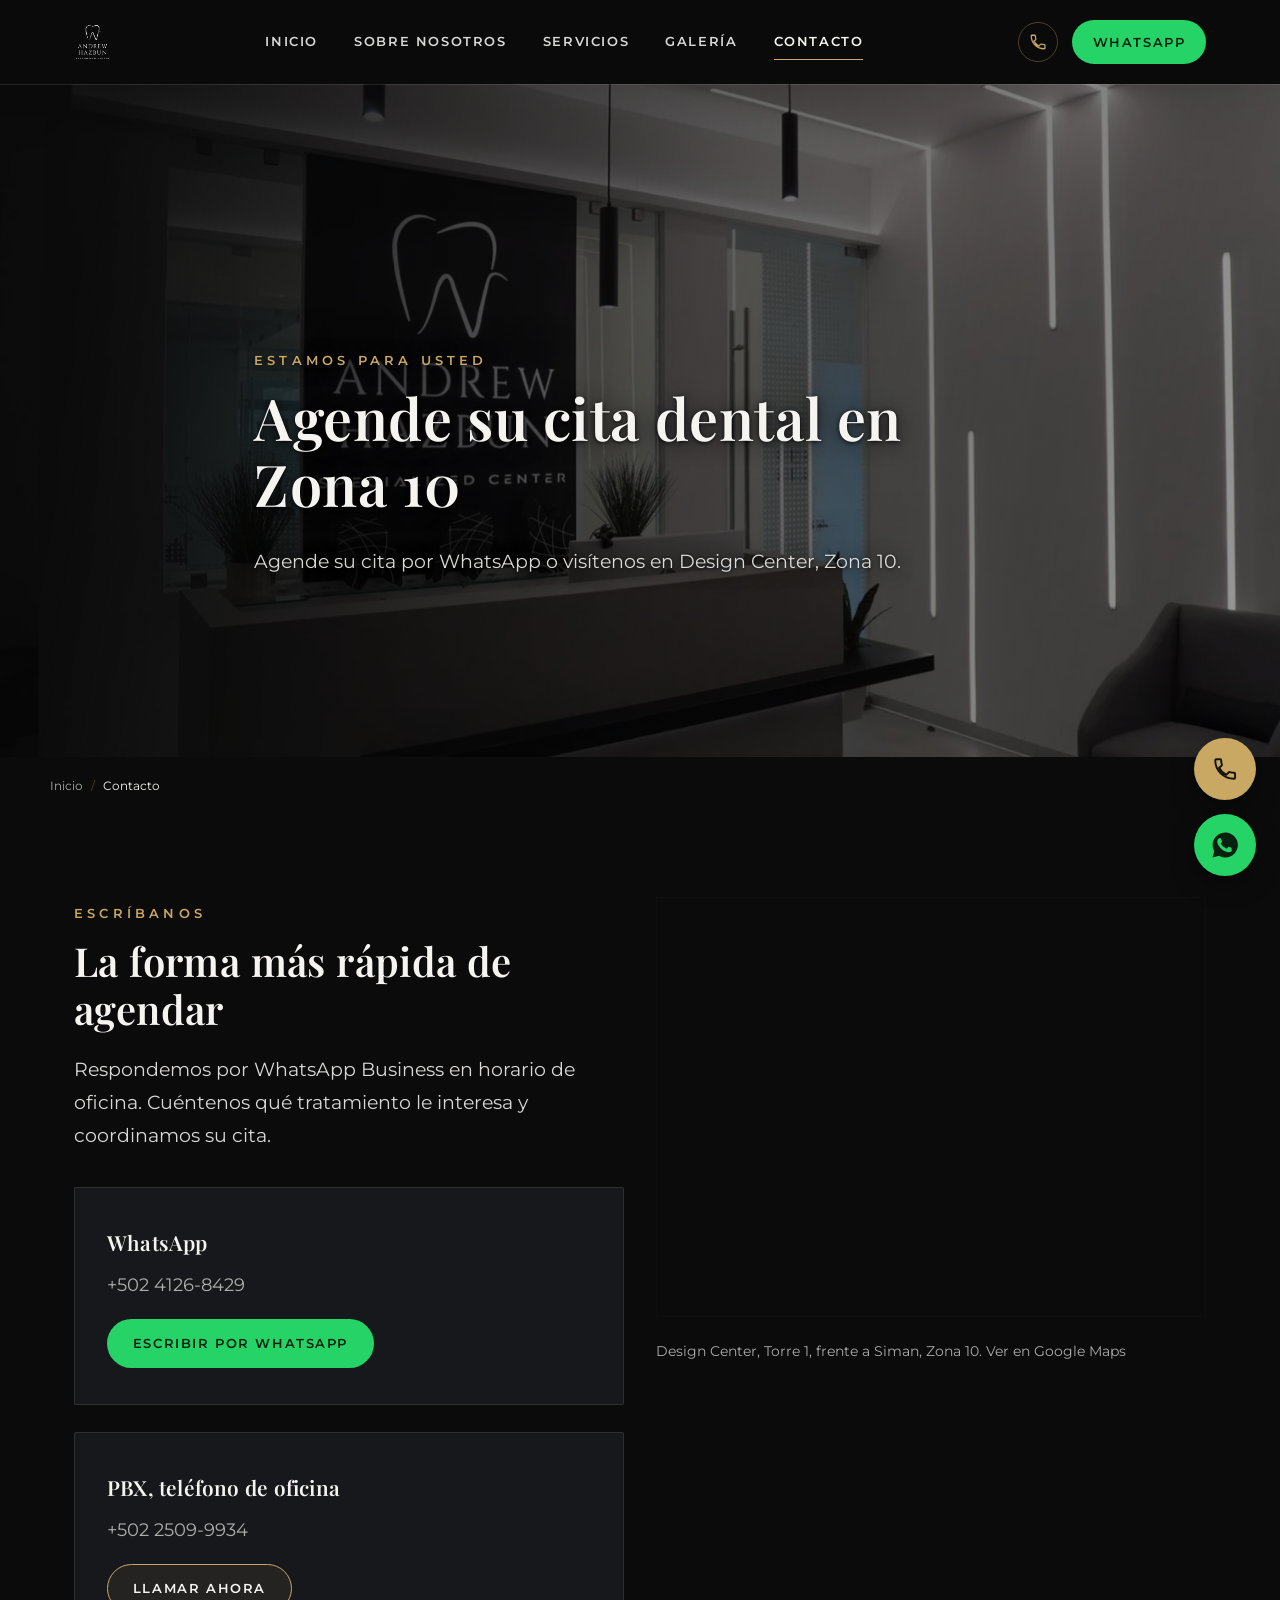
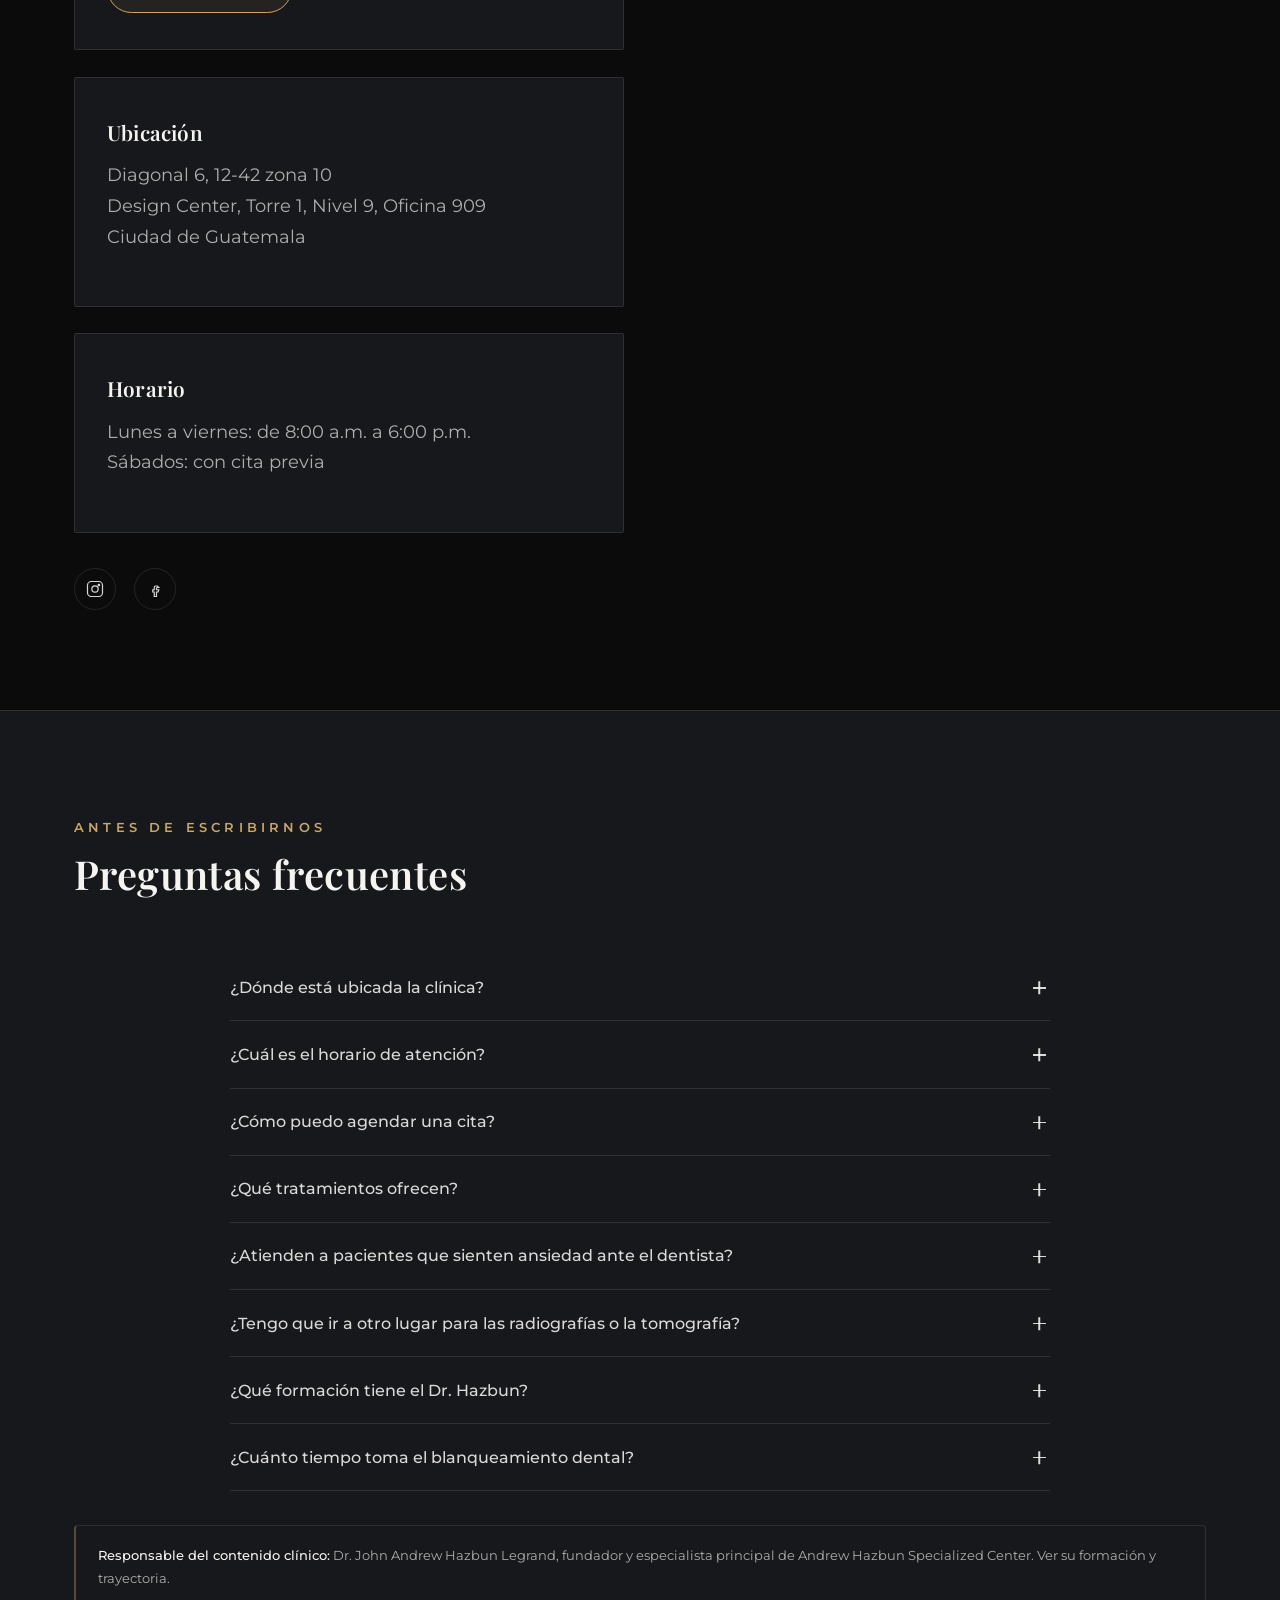
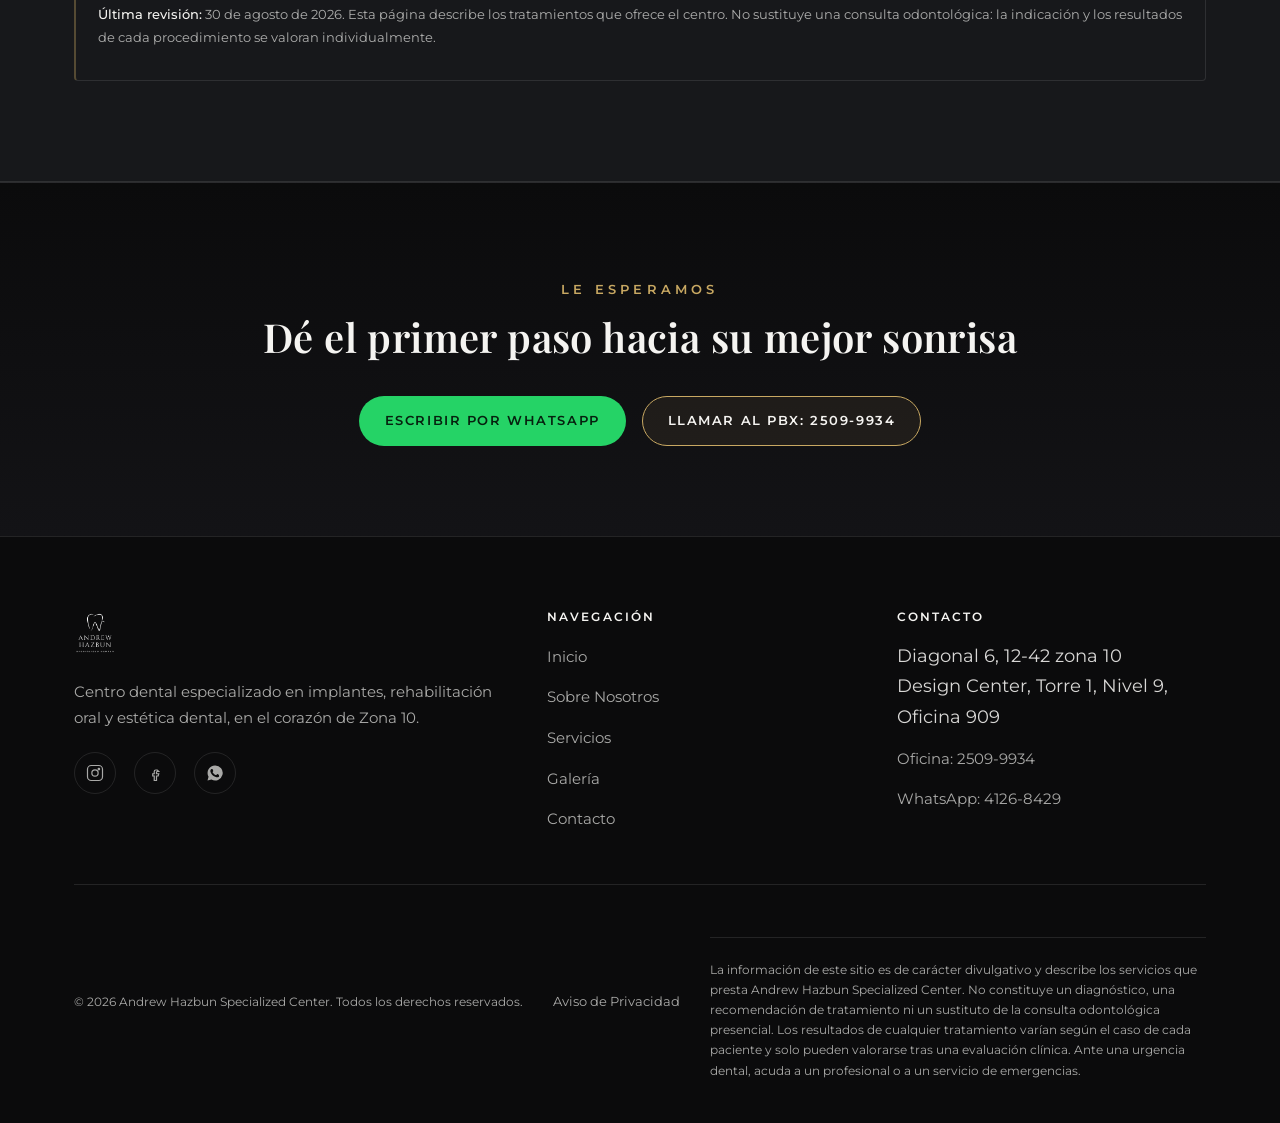
<file: contacto.html>
<!DOCTYPE html>
<html lang="es">
<head>
<meta charset="UTF-8">
<meta name="viewport" content="width=device-width, initial-scale=1.0">
<title>Agende su Cita Dental en Zona 10 | Andrew Hazbun</title>
<meta name="description" content="Agende su cita dental en Design Center, Torre 1, Nivel 9, Oficina 909, Zona 10, Guatemala. WhatsApp 4126-8429 y PBX 2509-9934.">
<link rel="canonical" href="https://andrewhazbun.com/contacto.html">
<link rel="icon" type="image/png" sizes="32x32" href="images/favicon-32.png">
<link rel="apple-touch-icon" sizes="180x180" href="images/favicon-180.png">
  <link rel="preconnect" href="https://fonts.googleapis.com">
  <link rel="preconnect" href="https://fonts.gstatic.com" crossorigin>
  <link rel="stylesheet" href="https://fonts.googleapis.com/css2?family=Playfair+Display:ital,wght@0,400;0,500;0,600;0,700;1,400;1,500&amp;family=Montserrat:wght@300;400;500;600;700&amp;family=Allura&amp;display=swap">
  <link rel="stylesheet" href="css/style.css?v=b19nov26">

<meta property="og:type" content="website">
<meta property="og:site_name" content="Andrew Hazbun Specialized Center">
<meta property="og:locale" content="es_GT">
<meta property="og:url" content="https://andrewhazbun.com/contacto.html">
<meta property="og:title" content="Agende su Cita Dental en Zona 10 | Andrew Hazbun">
<meta property="og:description" content="Agende su cita dental en Design Center, Torre 1, Nivel 9, Oficina 909, Zona 10, Guatemala. WhatsApp 4126-8429 y PBX 2509-9934.">
<meta property="og:image" content="https://andrewhazbun.com/images/og-preview.jpg">
<meta property="og:image:width" content="1200">
<meta property="og:image:height" content="630">
<meta property="og:image:alt" content="Andrew Hazbun Specialized Center, clínica dental en Design Center, Zona 10, Ciudad de Guatemala">
<meta name="twitter:card" content="summary_large_image">
<meta name="twitter:title" content="Agende su Cita Dental en Zona 10 | Andrew Hazbun">
<meta name="twitter:description" content="Agende su cita dental en Design Center, Torre 1, Nivel 9, Oficina 909, Zona 10, Guatemala. WhatsApp 4126-8429 y PBX 2509-9934.">
<meta name="twitter:image" content="https://andrewhazbun.com/images/og-preview.jpg">

  <script type="application/ld+json">
{
  "@context": "https://schema.org",
  "@type": "ContactPage",
  "name": "Contacto y ubicación de la clínica dental en Zona 10",
  "url": "https://andrewhazbun.com/contacto.html",
  "inLanguage": "es",
  "about": {
    "@id": "https://andrewhazbun.com/#clinica"
  }
}
  </script>
  <script type="application/ld+json">
{
  "@context": "https://schema.org",
  "@type": "BreadcrumbList",
  "itemListElement": [
    {
      "@type": "ListItem",
      "position": 1,
      "name": "Inicio",
      "item": "https://andrewhazbun.com/"
    },
    {
      "@type": "ListItem",
      "position": 2,
      "name": "Contacto",
      "item": "https://andrewhazbun.com/contacto.html"
    }
  ]
}
  </script>

  <script type="application/ld+json">
{
  "@context": "https://schema.org",
  "@type": "FAQPage",
  "dateModified": "2026-08-30",
  "author": {
    "@id": "https://andrewhazbun.com/#clinica"
  },
  "reviewedBy": {
    "@id": "https://andrewhazbun.com/sobre-nosotros.html#dr-hazbun"
  },
  "mainEntity": [
    {
      "@type": "Question",
      "name": "¿Dónde está ubicada la clínica?",
      "acceptedAnswer": {
        "@type": "Answer",
        "text": "En Design Center, Torre 1, Nivel 9, Oficina 909, Diagonal 6, 12-42 zona 10, Ciudad de Guatemala, frente a Siman."
      }
    },
    {
      "@type": "Question",
      "name": "¿Cuál es el horario de atención?",
      "acceptedAnswer": {
        "@type": "Answer",
        "text": "De lunes a viernes, de 8:00 a.m. a 6:00 p.m. Los sábados se atiende únicamente con cita previa."
      }
    },
    {
      "@type": "Question",
      "name": "¿Cómo puedo agendar una cita?",
      "acceptedAnswer": {
        "@type": "Answer",
        "text": "Por WhatsApp al +502 4126-8429, que es la vía más rápida, o llamando al PBX +502 2509-9934 en horario de oficina."
      }
    },
    {
      "@type": "Question",
      "name": "¿Qué tratamientos ofrecen?",
      "acceptedAnswer": {
        "@type": "Answer",
        "text": "Implantes dentales, ortodoncia, rehabilitación oral, diseño de sonrisa, blanqueamiento, periodoncia, sedación con óxido nitroso, escaneo digital 3D y diagnóstico digital de alta precisión."
      }
    },
    {
      "@type": "Question",
      "name": "¿Atienden a pacientes que sienten ansiedad ante el dentista?",
      "acceptedAnswer": {
        "@type": "Answer",
        "text": "Sí. El centro cuenta con sedación consciente por óxido nitroso, pensada para quienes sienten ansiedad ante el dentista. Su indicación se valora en consulta, según el historial médico de cada paciente."
      }
    },
    {
      "@type": "Question",
      "name": "¿Tengo que ir a otro lugar para las radiografías o la tomografía?",
      "acceptedAnswer": {
        "@type": "Answer",
        "text": "No. El centro cuenta con centro radiológico 3D propio para tomografías y escaneo digital, dentro de las mismas instalaciones."
      }
    },
    {
      "@type": "Question",
      "name": "¿Qué formación tiene el Dr. Hazbun?",
      "acceptedAnswer": {
        "@type": "Answer",
        "text": "El Dr. John Andrew Hazbun Legrand es especialista en Implantes Dentales, Rehabilitación y Estética, formado en la Universidad Francisco Marroquín y especializado en la Universidad Andrés Bello, en Chile, con más de 24 años de experiencia."
      }
    },
    {
      "@type": "Question",
      "name": "¿Cuánto tiempo toma el blanqueamiento dental?",
      "acceptedAnswer": {
        "@type": "Answer",
        "text": "El blanqueamiento con sistema Beyond Polus Ultra se realiza en una sesión de unos 20 minutos. El tono que se alcanza varía según el punto de partida de cada paciente y se valora en la consulta previa."
      }
    }
  ]
}
  </script>
  <meta name="theme-color" content="#0b0b0c">
  <link rel="preload" as="image" href="images/hero-contacto-movil.webp" media="(max-width: 640px)" fetchpriority="high">
  <link rel="preload" as="image" href="images/reception-moody.webp" media="(min-width: 641px)" fetchpriority="high">
</head>
<body>
<a class="skip-link" href="#contenido">Saltar al contenido</a>

<header class="site-header">
  <div class="container">
    <a href="index.html" class="brand">
      <img src="images/logo-white.webp" alt="Andrew Hazbun Specialized Center" width="560" height="700">
    </a>
    <nav class="main-nav">
      <a href="index.html">Inicio</a>
      <a href="sobre-nosotros.html">Sobre Nosotros</a>
      <a href="servicios.html">Servicios</a>
      <a href="galeria.html">Galería</a>
      <a href="contacto.html" class="active">Contacto</a>
    </nav>
    <div class="nav-cta">
      <a class="nav-call" href="tel:+50225099934" aria-label="Llamar al PBX +502 2509 9934">
        <svg viewBox="0 0 24 24" fill="none" stroke="currentColor" stroke-width="1.7" stroke-linecap="round" stroke-linejoin="round"><path d="M6.6 10.8c1.4 2.8 3.8 5.2 6.6 6.6l2.2-2.2c.3-.3.7-.4 1.1-.3 1.2.4 2.5.6 3.8.6.6 0 1 .4 1 1V20c0 .6-.4 1-1 1C10.6 21 3 13.4 3 4c0-.6.4-1 1-1h3.5c.6 0 1 .4 1 1 0 1.3.2 2.6.6 3.8.1.4 0 .8-.3 1.1L6.6 10.8z"/></svg>
      </a>
      <a class="btn btn-whatsapp nav-wa" href="https://wa.me/50241268429?text=Hola%2C%20me%20gustar%C3%ADa%20agendar%20una%20cita%20en%20Andrew%20Hazbun%20Specialized%20Center." target="_blank" rel="noopener">
        <svg viewBox="0 0 24 24" fill="currentColor"><path d="M12 2a10 10 0 0 0-8.6 15L2 22l5.2-1.4A10 10 0 1 0 12 2zm5.6 14.3c-.2.7-1.4 1.3-2 1.4-.5.1-1.1.1-1.8-.1-.4-.1-1-.3-1.7-.6-3-1.3-5-4.3-5.1-4.5-.2-.2-1.2-1.6-1.2-3.1s.8-2.2 1-2.5c.3-.3.6-.4.8-.4h.6c.2 0 .4 0 .6.5.2.5.7 1.8.8 1.9.1.2.1.4 0 .6-.1.2-.1.3-.3.5l-.4.5c-.1.2-.3.3-.1.6.2.3.8 1.3 1.8 2.1 1.2 1 2.2 1.4 2.5 1.5.3.1.5.1.6-.1.2-.2.7-.8.9-1.1.2-.3.4-.2.6-.1l1.7.8c.2.1.4.2.4.4.1.2.1.9-.1 1.6z"/></svg>
        <span class="btn-label">WhatsApp</span>
      </a>
      <button class="nav-toggle" aria-label="Abrir menú" aria-expanded="false">☰</button>
    </div>
  </div>
</header>

<section class="hero hero-sub">
  <div class="hero-bg hero-bg-contacto"></div>
  <div class="hero-overlay"></div>
  <div class="container">
    <div class="hero-inner">
      <span class="eyebrow reveal">Estamos para usted</span>
      <h1 class="reveal reveal-1">Agende su cita dental en Zona 10</h1>
      <p class="lede reveal reveal-2">Agende su cita por WhatsApp o visítenos en Design Center, Zona 10.</p>
    </div>
  </div>
</section>

<nav class="breadcrumb container" aria-label="Ruta de navegación">
  <ol>
    <li><a href="index.html">Inicio</a></li>
    <li><span aria-current="page">Contacto</span></li>
  </ol>
</nav>

<section id="contenido">
  <div class="container">
    <div class="grid grid-2" style="align-items:start;">

      <div class="reveal">
        <span class="eyebrow">Escríbanos</span>
        <h2>La forma más rápida de agendar</h2>
        <p class="lede">Respondemos por WhatsApp Business en horario de oficina. Cuéntenos qué tratamiento le interesa y coordinamos su cita.</p>

        <div class="card" style="margin-top:2em;">
          <h3>WhatsApp</h3>
          <p style="color:var(--white-faint);">+502 4126-8429</p>
          <a class="btn btn-whatsapp" href="https://wa.me/50241268429?text=Hola%2C%20me%20gustar%C3%ADa%20agendar%20una%20cita%20en%20Andrew%20Hazbun%20Specialized%20Center." target="_blank" rel="noopener">Escribir por WhatsApp</a>
        </div>

        <div class="card" style="margin-top:1.5em;">
          <h3>PBX, teléfono de oficina</h3>
          <p style="color:var(--white-faint);">+502 2509-9934</p>
          <a class="btn btn-call" href="tel:+50225099934">Llamar ahora</a>
        </div>

        <div class="card" style="margin-top:1.5em;">
          <h3>Ubicación</h3>
          <p style="color:var(--white-faint);">Diagonal 6, 12-42 zona 10<br>Design Center, Torre 1, Nivel 9, Oficina 909<br>Ciudad de Guatemala</p>
        </div>

        <div class="card" style="margin-top:1.5em;">
          <h3>Horario</h3>
          <p style="color:var(--white-faint);">Lunes a viernes: de 8:00 a.m. a 6:00 p.m.<br>Sábados: con cita previa</p>
        </div>

        <div class="social-row" style="margin-top:2em;">
          <a href="https://www.instagram.com/andrewhazbun/" target="_blank" rel="noopener" aria-label="Instagram">
            <svg width="18" height="18" viewBox="0 0 24 24" fill="none" stroke="currentColor" stroke-width="1.6"><rect x="2" y="2" width="20" height="20" rx="5"/><circle cx="12" cy="12" r="4.2"/><circle cx="17.2" cy="6.8" r="1"/></svg>
          </a>
          <a href="https://www.facebook.com/andrewhazbundentalcenter" target="_blank" rel="noopener" aria-label="Facebook">
            <svg width="18" height="18" viewBox="0 0 24 24" fill="none" stroke="currentColor" stroke-width="1.6"><path d="M15 8h-2a2 2 0 0 0-2 2v3H9v3h2v6h3v-6h2.2l.8-3H14v-2c0-.6.4-1 1-1h2z"/></svg>
          </a>
        </div>
      </div>

      <div class="reveal reveal-2">
        <iframe class="map-frame" loading="lazy"
          src="https://www.google.com/maps?cid=10713014335293691450&amp;output=embed"
          allowfullscreen></iframe>
        <p style="margin-top:1em; font-size:0.85rem; color:var(--white-faint);">Design Center, Torre 1, frente a Siman, Zona 10. <a href="https://maps.google.com/?cid=10713014335293691450" target="_blank" rel="noopener">Ver en Google Maps</a></p>
      </div>

    </div>
  </div>
</section>

<section id="preguntas" class="section-alt">
  <div class="container">
    <div class="section-head reveal">
      <span class="eyebrow">Antes de escribirnos</span>
      <h2>Preguntas frecuentes</h2>
    </div>
    <div class="faq reveal reveal-1">
        <details class="faq-item">
          <summary>¿Dónde está ubicada la clínica?</summary>
          <p>En Design Center, Torre 1, Nivel 9, Oficina 909, Diagonal 6, 12-42 zona 10, Ciudad de Guatemala, frente a Siman.</p>
        </details>
        <details class="faq-item">
          <summary>¿Cuál es el horario de atención?</summary>
          <p>De lunes a viernes, de 8:00 a.m. a 6:00 p.m. Los sábados se atiende únicamente con cita previa.</p>
        </details>
        <details class="faq-item">
          <summary>¿Cómo puedo agendar una cita?</summary>
          <p>Por WhatsApp al +502 4126-8429, que es la vía más rápida, o llamando al PBX +502 2509-9934 en horario de oficina.</p>
        </details>
        <details class="faq-item">
          <summary>¿Qué tratamientos ofrecen?</summary>
          <p>Implantes dentales, ortodoncia, rehabilitación oral, diseño de sonrisa, blanqueamiento, periodoncia, sedación con óxido nitroso, escaneo digital 3D y diagnóstico digital de alta precisión.</p>
        </details>
        <details class="faq-item">
          <summary>¿Atienden a pacientes que sienten ansiedad ante el dentista?</summary>
          <p>Sí. El centro cuenta con sedación consciente por óxido nitroso, pensada para quienes sienten ansiedad ante el dentista. Su indicación se valora en consulta, según el historial médico de cada paciente.</p>
        </details>
        <details class="faq-item">
          <summary>¿Tengo que ir a otro lugar para las radiografías o la tomografía?</summary>
          <p>No. El centro cuenta con centro radiológico 3D propio para tomografías y escaneo digital, dentro de las mismas instalaciones.</p>
        </details>
        <details class="faq-item">
          <summary>¿Qué formación tiene el Dr. Hazbun?</summary>
          <p>El Dr. John Andrew Hazbun Legrand es especialista en Implantes Dentales, Rehabilitación y Estética, formado en la Universidad Francisco Marroquín y especializado en la Universidad Andrés Bello, en Chile, con más de 24 años de experiencia.</p>
        </details>
        <details class="faq-item">
          <summary>¿Cuánto tiempo toma el blanqueamiento dental?</summary>
          <p>El blanqueamiento con sistema Beyond Polus Ultra se realiza en una sesión de unos 20 minutos. El tono que se alcanza varía según el punto de partida de cada paciente y se valora en la consulta previa.</p>
        </details>
    </div>

    <div class="content-meta reveal">
      <p><strong>Responsable del contenido clínico:</strong> Dr. John Andrew Hazbun Legrand, fundador y especialista principal de Andrew Hazbun Specialized Center. <a href="sobre-nosotros.html">Ver su formación y trayectoria</a>.</p>
      <p><strong>Última revisión:</strong> <time datetime="2026-08-30">30 de agosto de 2026</time>. Esta página describe los tratamientos que ofrece el centro. No sustituye una consulta odontológica: la indicación y los resultados de cada procedimiento se valoran individualmente.</p>
    </div>
  </div>
</section>

<section class="cta-band">
  <div class="container">
    <span class="eyebrow">Le esperamos</span>
    <h2>Dé el primer paso hacia su mejor sonrisa</h2>
    <div class="hero-actions" style="justify-content:center;">
      <a class="btn btn-whatsapp" href="https://wa.me/50241268429?text=Hola%2C%20me%20gustar%C3%ADa%20agendar%20una%20cita%20en%20Andrew%20Hazbun%20Specialized%20Center." target="_blank" rel="noopener">Escribir por WhatsApp</a>
      <a class="btn btn-call" href="tel:+50225099934">Llamar al PBX: 2509-9934</a>
    </div>
  </div>
</section>

<footer class="site-footer">
  <div class="container">
    <div class="footer-grid">
      <div>
        <img src="images/logo-white.webp" alt="Andrew Hazbun Specialized Center" style="height:52px; width:auto; margin-bottom:1.2em;" width="560" height="700">
        <p>Centro dental especializado en implantes, rehabilitación oral y estética dental, en el corazón de Zona 10.</p>
        <div class="social-row" style="margin-top:1.2em;">
          <a href="https://www.instagram.com/andrewhazbun/" target="_blank" rel="noopener" aria-label="Instagram">
            <svg width="18" height="18" viewBox="0 0 24 24" fill="none" stroke="currentColor" stroke-width="1.6"><rect x="2" y="2" width="20" height="20" rx="5"/><circle cx="12" cy="12" r="4.2"/><circle cx="17.2" cy="6.8" r="1"/></svg>
          </a>
          <a href="https://www.facebook.com/andrewhazbundentalcenter" target="_blank" rel="noopener" aria-label="Facebook">
            <svg width="18" height="18" viewBox="0 0 24 24" fill="none" stroke="currentColor" stroke-width="1.6"><path d="M15 8h-2a2 2 0 0 0-2 2v3H9v3h2v6h3v-6h2.2l.8-3H14v-2c0-.6.4-1 1-1h2z"/></svg>
          </a>
          <a href="https://wa.me/50241268429" target="_blank" rel="noopener" aria-label="WhatsApp">
            <svg width="18" height="18" viewBox="0 0 24 24" fill="currentColor"><path d="M12 2a10 10 0 0 0-8.6 15L2 22l5.2-1.4A10 10 0 1 0 12 2zm5.6 14.3c-.2.7-1.4 1.3-2 1.4-.5.1-1.1.1-1.8-.1-.4-.1-1-.3-1.7-.6-3-1.3-5-4.3-5.1-4.5-.2-.2-1.2-1.6-1.2-3.1s.8-2.2 1-2.5c.3-.3.6-.4.8-.4h.6c.2 0 .4 0 .6.5.2.5.7 1.8.8 1.9.1.2.1.4 0 .6-.1.2-.1.3-.3.5l-.4.5c-.1.2-.3.3-.1.6.2.3.8 1.3 1.8 2.1 1.2 1 2.2 1.4 2.5 1.5.3.1.5.1.6-.1.2-.2.7-.8.9-1.1.2-.3.4-.2.6-.1l1.7.8c.2.1.4.2.4.4.1.2.1.9-.1 1.6z"/></svg>
          </a>
        </div>
      </div>
      <div>
        <h4>Navegación</h4>
        <ul>
          <li><a href="index.html">Inicio</a></li>
          <li><a href="sobre-nosotros.html">Sobre Nosotros</a></li>
          <li><a href="servicios.html">Servicios</a></li>
          <li><a href="galeria.html">Galería</a></li>
          <li><a href="contacto.html">Contacto</a></li>
        </ul>
      </div>
      <div>
        <h4>Contacto</h4>
        <ul>
          <li>Diagonal 6, 12-42 zona 10<br>Design Center, Torre 1, Nivel 9, Oficina 909</li>
          <li><a href="tel:+50225099934">Oficina: 2509-9934</a></li>
          <li><a href="https://wa.me/50241268429" target="_blank" rel="noopener">WhatsApp: 4126-8429</a></li>
        </ul>
      </div>
    </div>
    <div class="footer-bottom">
      <span>&copy; <span data-year></span> Andrew Hazbun Specialized Center. Todos los derechos reservados.</span>
      <a class="footer-legal" href="aviso-de-privacidad.html">Aviso de Privacidad</a>
      <p class="med-disclaimer">La información de este sitio es de carácter divulgativo y describe los servicios que presta Andrew Hazbun Specialized Center. No constituye un diagnóstico, una recomendación de tratamiento ni un sustituto de la consulta odontológica presencial. Los resultados de cualquier tratamiento varían según el caso de cada paciente y solo pueden valorarse tras una evaluación clínica. Ante una urgencia dental, acuda a un profesional o a un servicio de emergencias.</p>
    </div>
  </div>
</footer>

<div class="float-contact">
  <a class="float-call" href="tel:+50225099934" aria-label="Llamar al PBX +502 2509 9934">
    <svg viewBox="0 0 24 24" fill="none" stroke="#16130b" stroke-width="1.8" stroke-linecap="round" stroke-linejoin="round"><path d="M6.6 10.8c1.4 2.8 3.8 5.2 6.6 6.6l2.2-2.2c.3-.3.7-.4 1.1-.3 1.2.4 2.5.6 3.8.6.6 0 1 .4 1 1V20c0 .6-.4 1-1 1C10.6 21 3 13.4 3 4c0-.6.4-1 1-1h3.5c.6 0 1 .4 1 1 0 1.3.2 2.6.6 3.8.1.4 0 .8-.3 1.1L6.6 10.8z"/></svg>
  </a>
  <a class="float-whatsapp" href="https://wa.me/50241268429?text=Hola%2C%20me%20gustar%C3%ADa%20agendar%20una%20cita%20en%20Andrew%20Hazbun%20Specialized%20Center." target="_blank" rel="noopener" aria-label="Escribir por WhatsApp">
    <svg viewBox="0 0 24 24" fill="#06210f"><path d="M12 2a10 10 0 0 0-8.6 15L2 22l5.2-1.4A10 10 0 1 0 12 2zm5.6 14.3c-.2.7-1.4 1.3-2 1.4-.5.1-1.1.1-1.8-.1-.4-.1-1-.3-1.7-.6-3-1.3-5-4.3-5.1-4.5-.2-.2-1.2-1.6-1.2-3.1s.8-2.2 1-2.5c.3-.3.6-.4.8-.4h.6c.2 0 .4 0 .6.5.2.5.7 1.8.8 1.9.1.2.1.4 0 .6-.1.2-.1.3-.3.5l-.4.5c-.1.2-.3.3-.1.6.2.3.8 1.3 1.8 2.1 1.2 1 2.2 1.4 2.5 1.5.3.1.5.1.6-.1.2-.2.7-.8.9-1.1.2-.3.4-.2.6-.1l1.7.8c.2.1.4.2.4.4.1.2.1.9-.1 1.6z"/></svg>
  </a>
</div>

<script src="js/script.js?v=m25nov26"></script>

<!-- Cloudflare Web Analytics --><script defer src='https://static.cloudflareinsights.com/beacon.min.js' data-cf-beacon='{"token": "6b5baa484f62423aa027d649e8868441"}'></script><!-- End Cloudflare Web Analytics -->
</body>
</html>
</file>
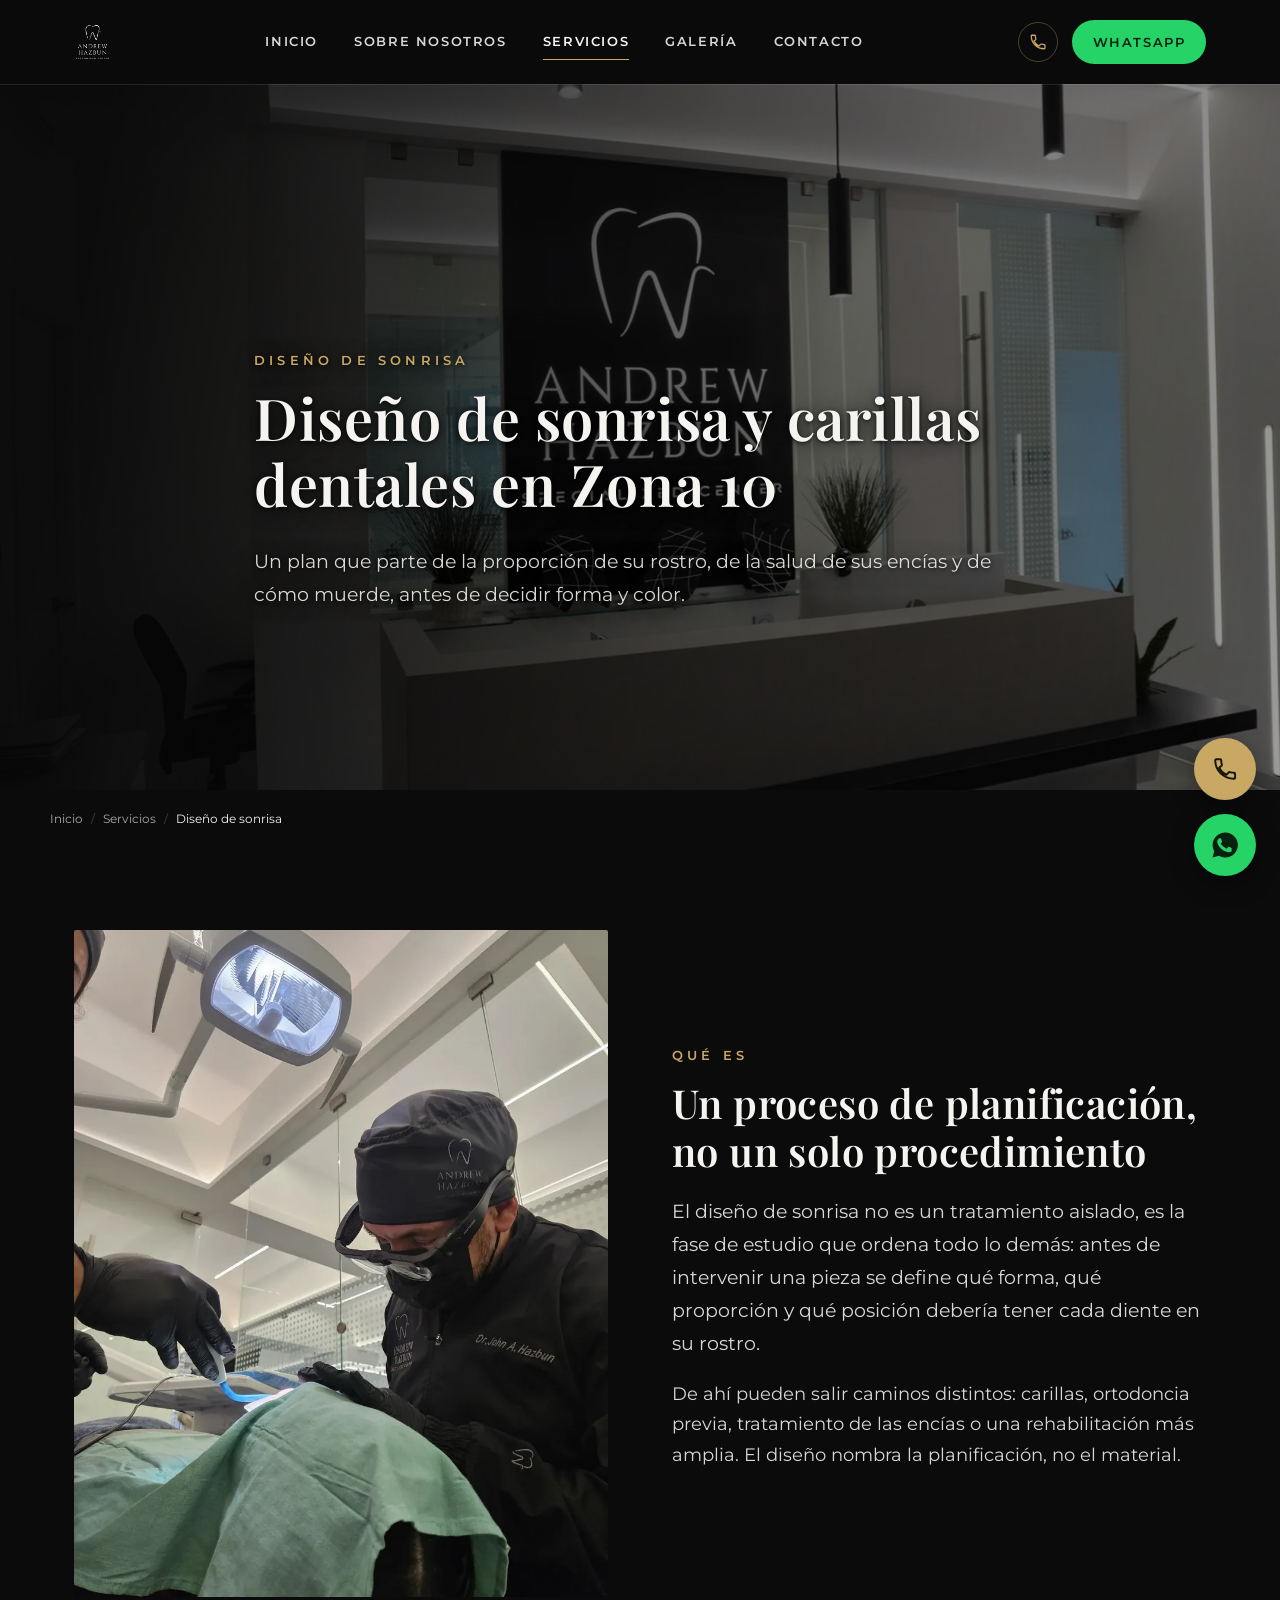
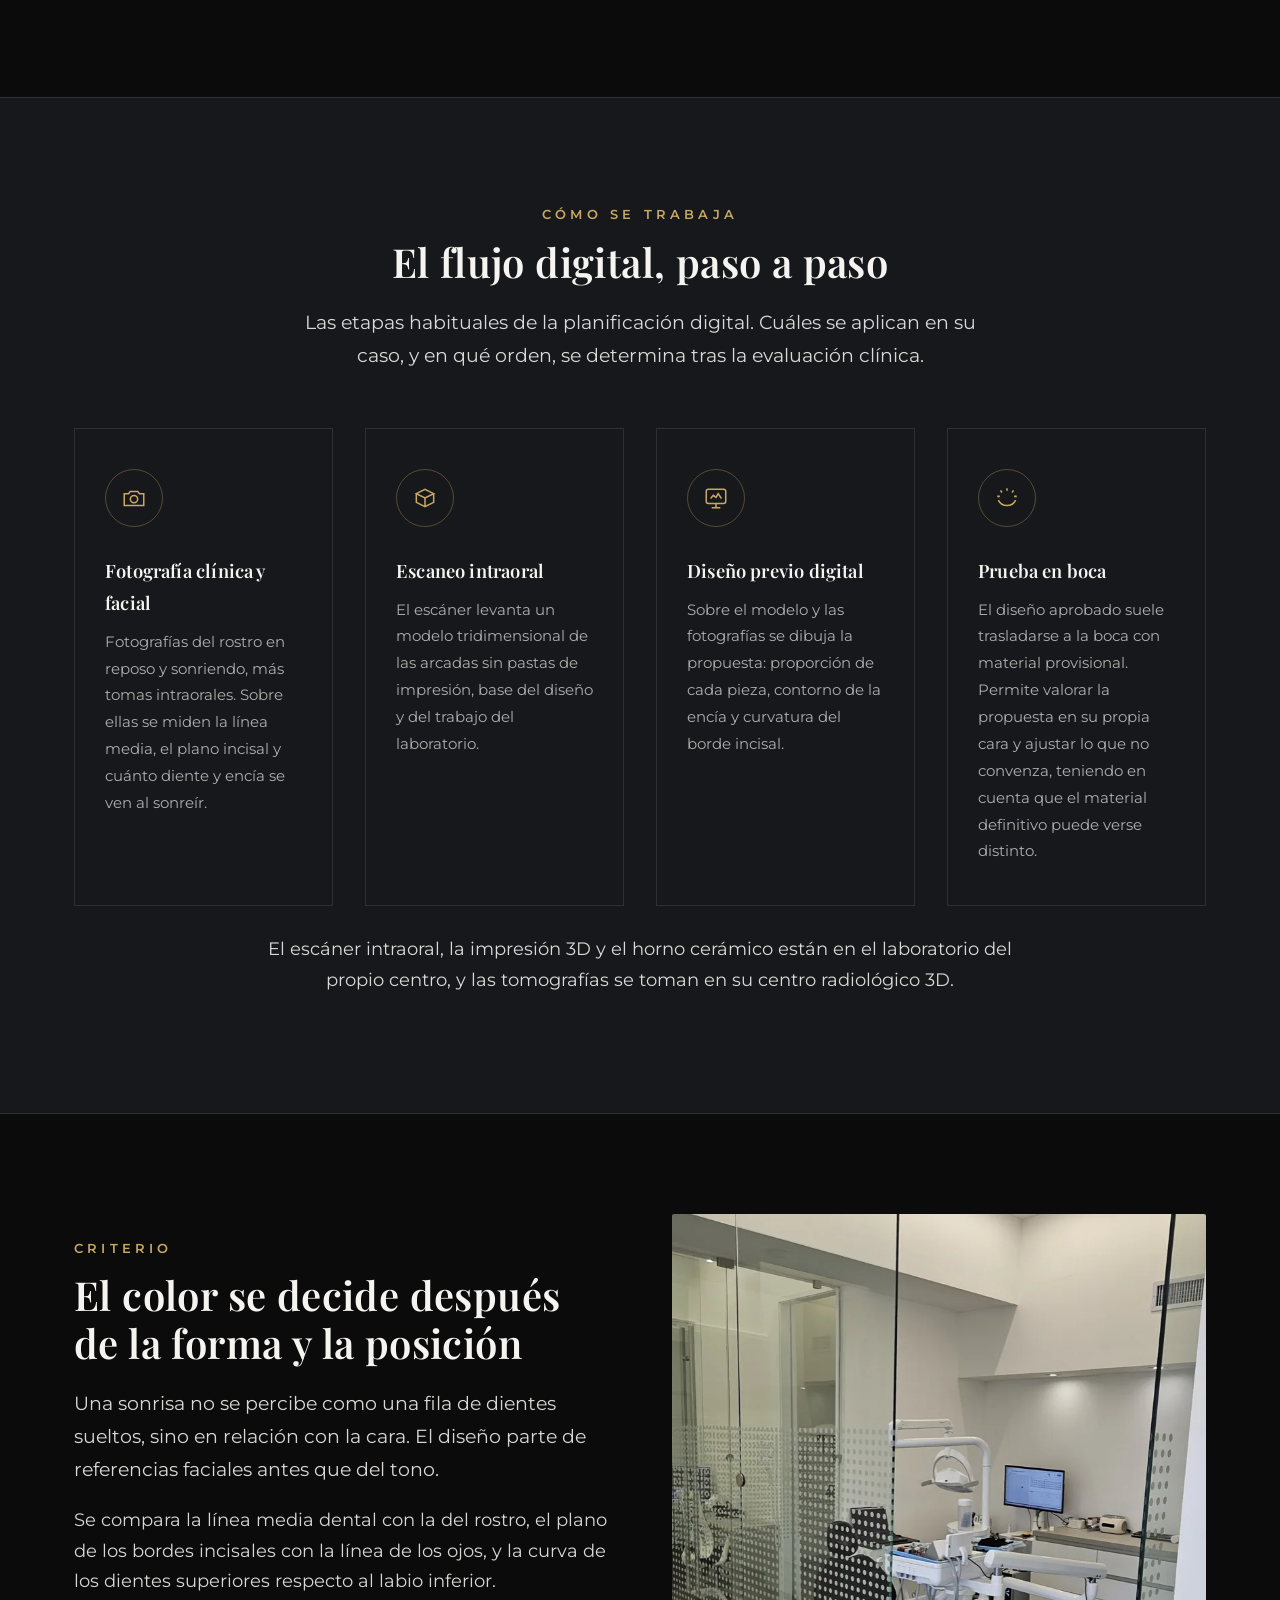
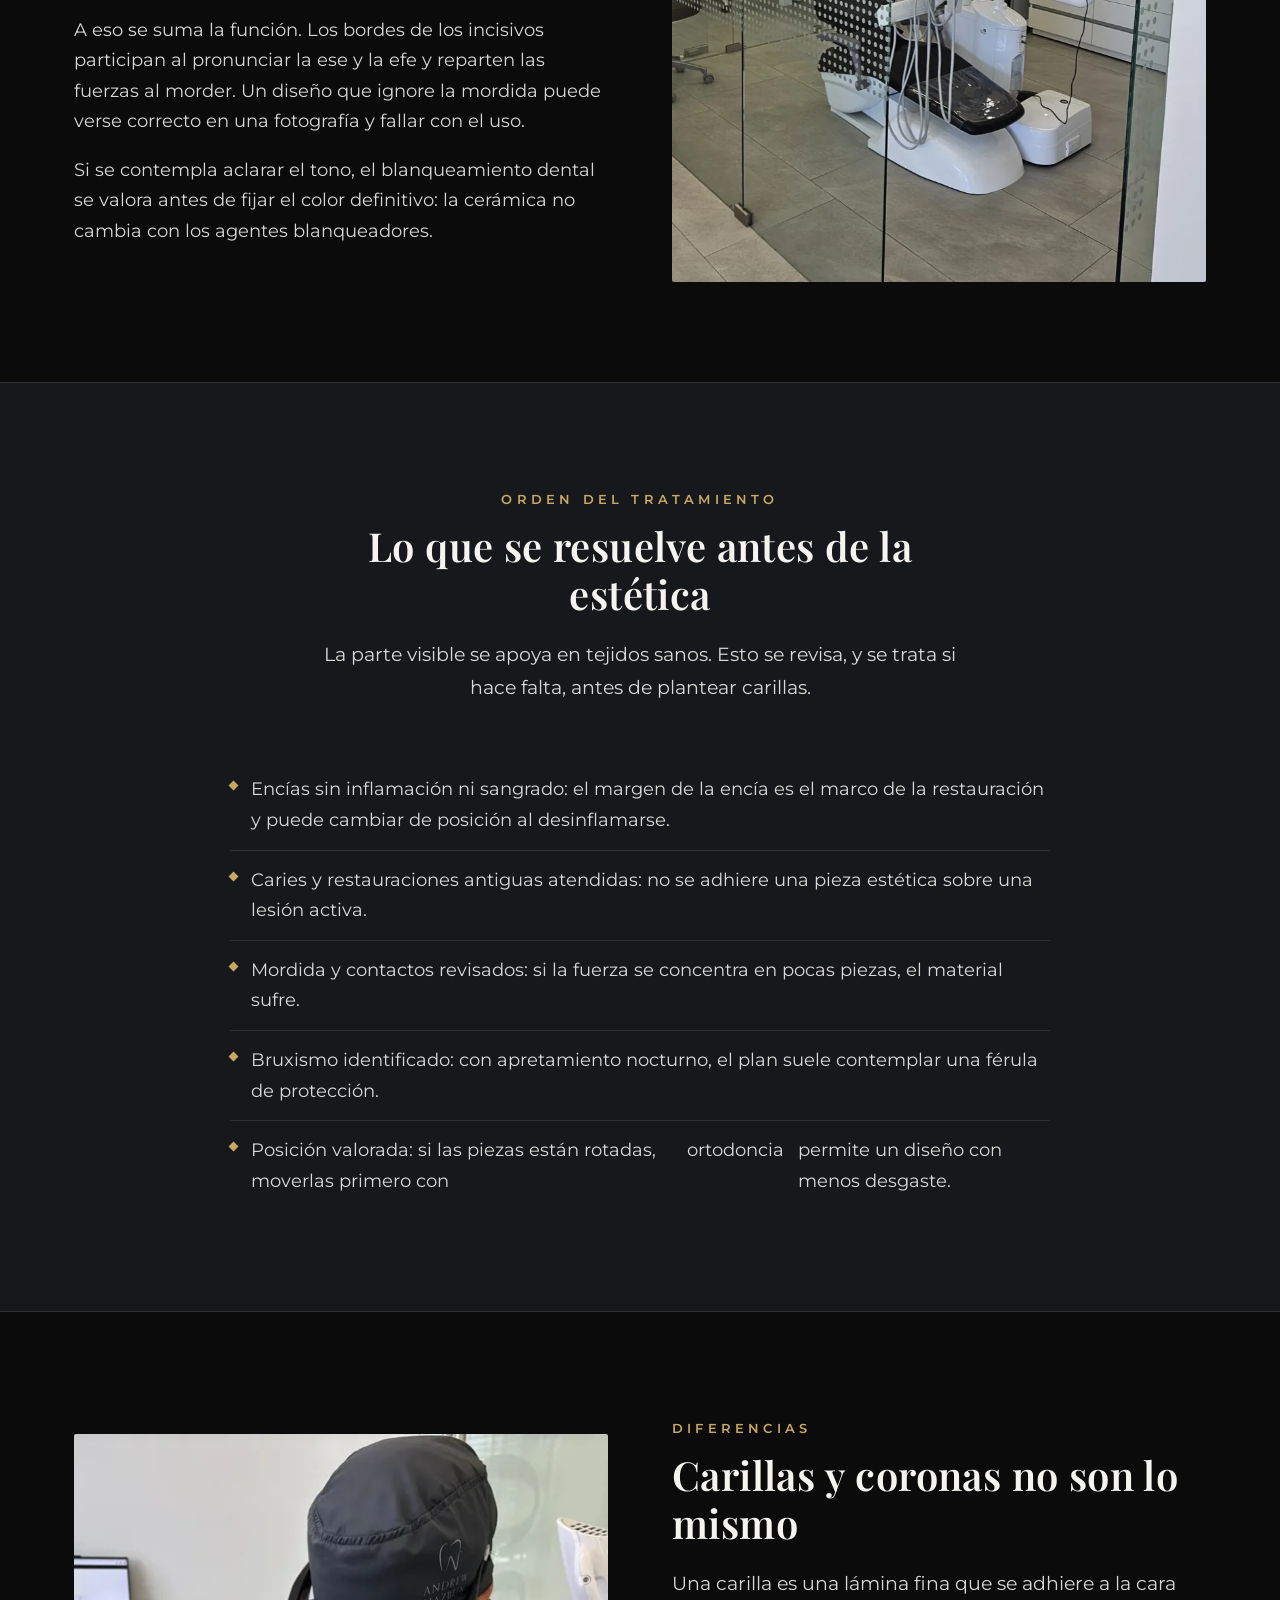
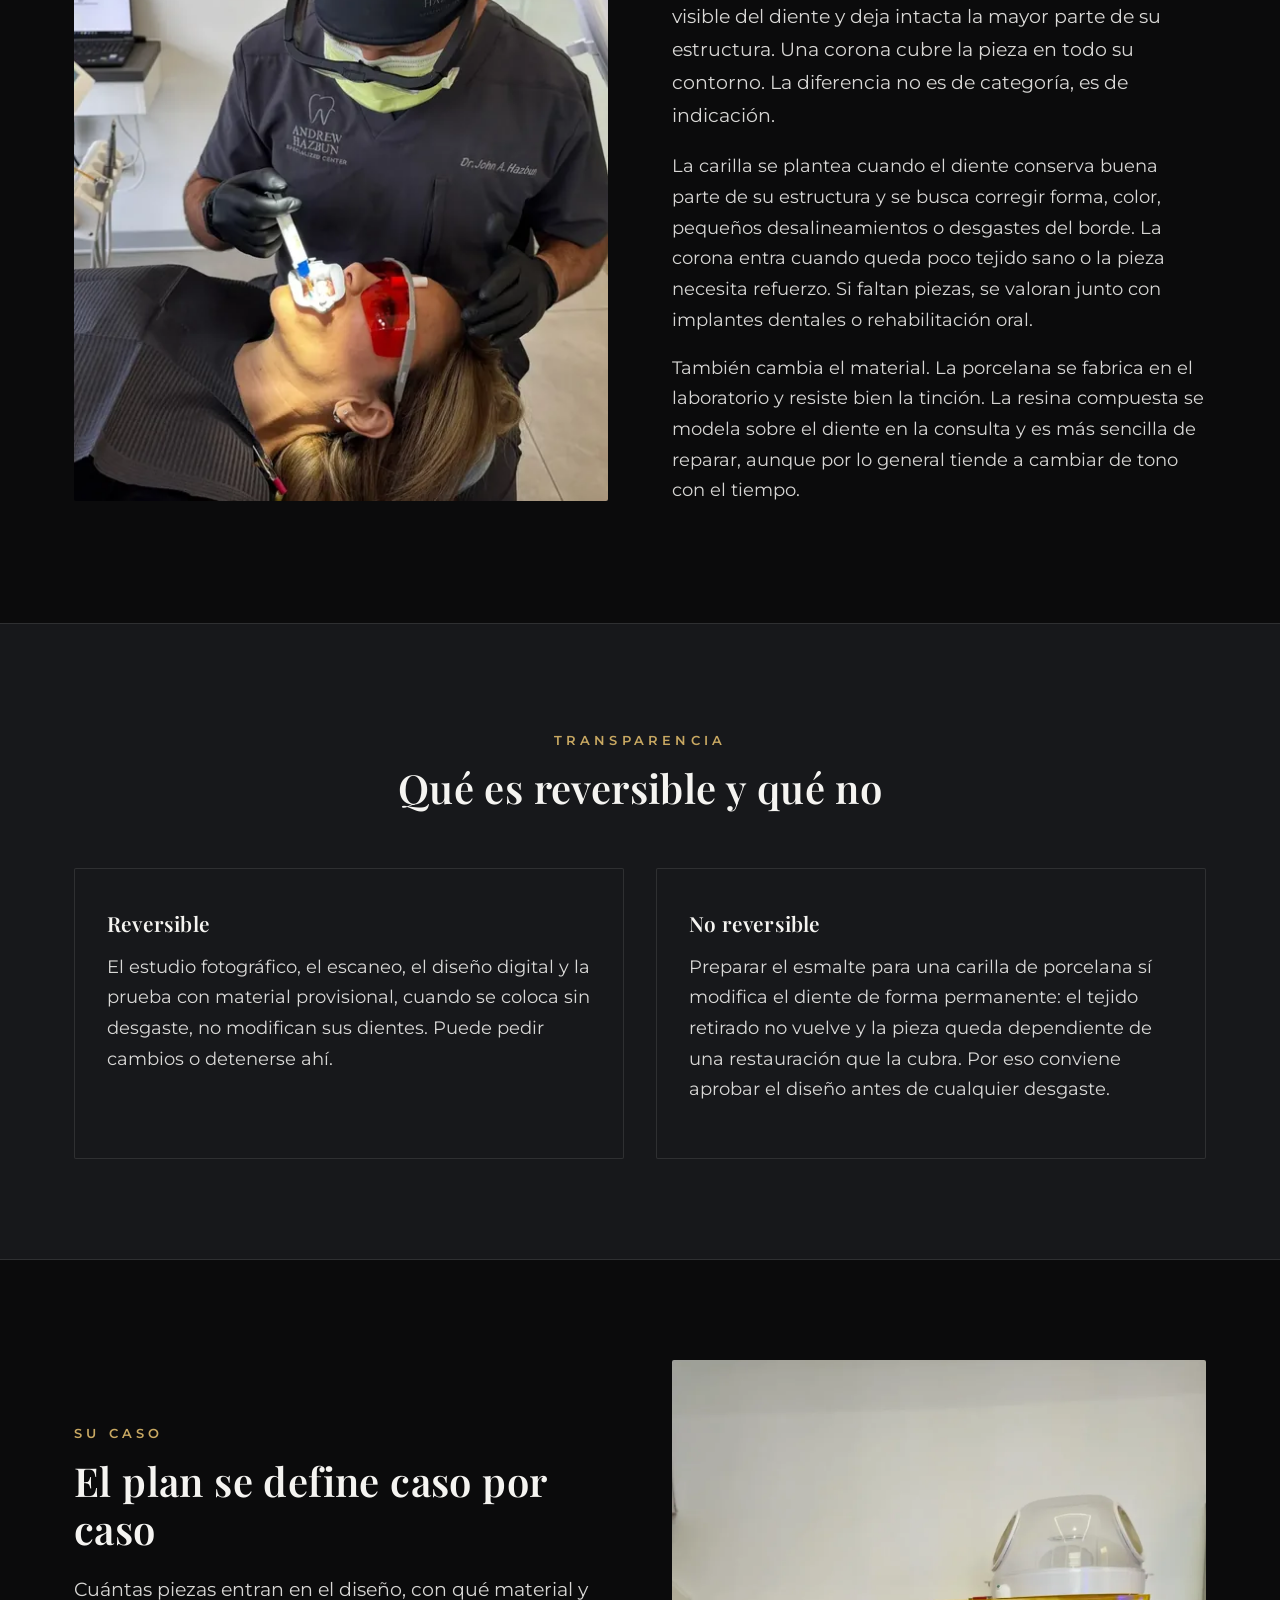
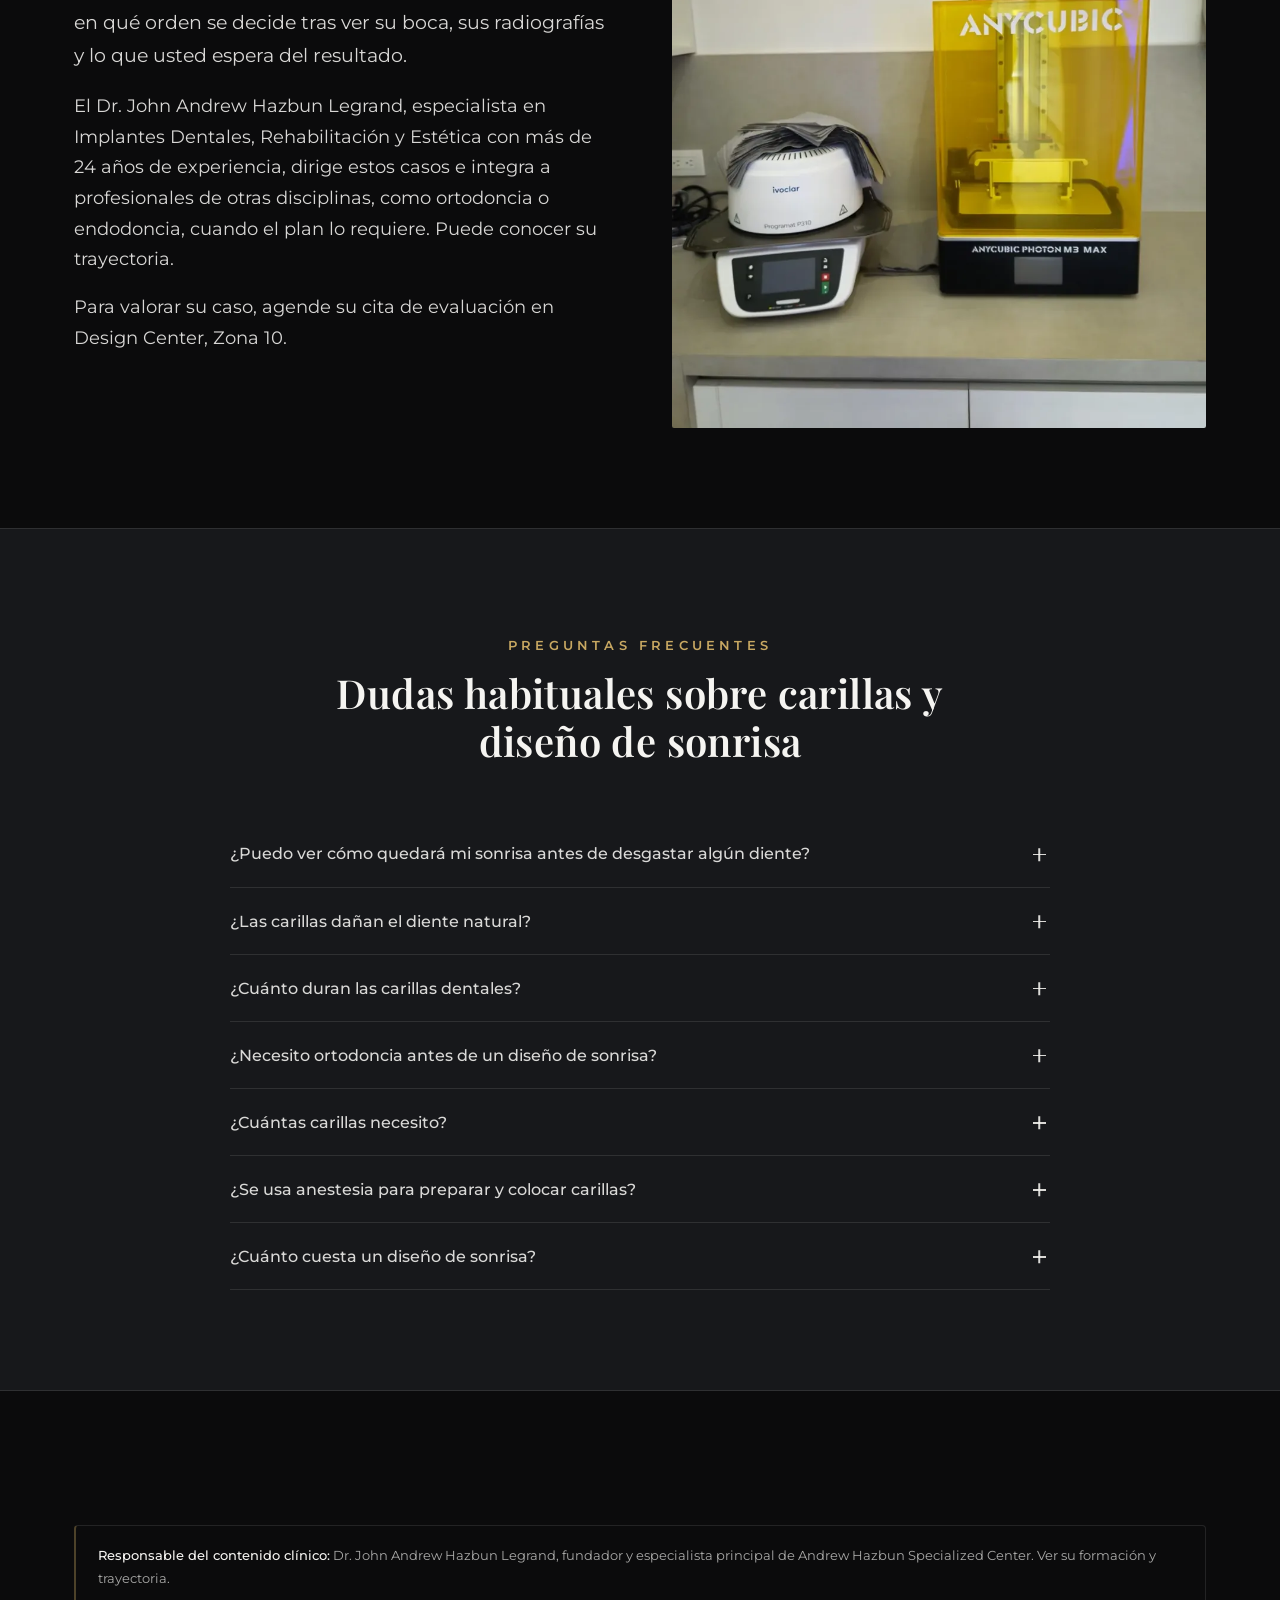
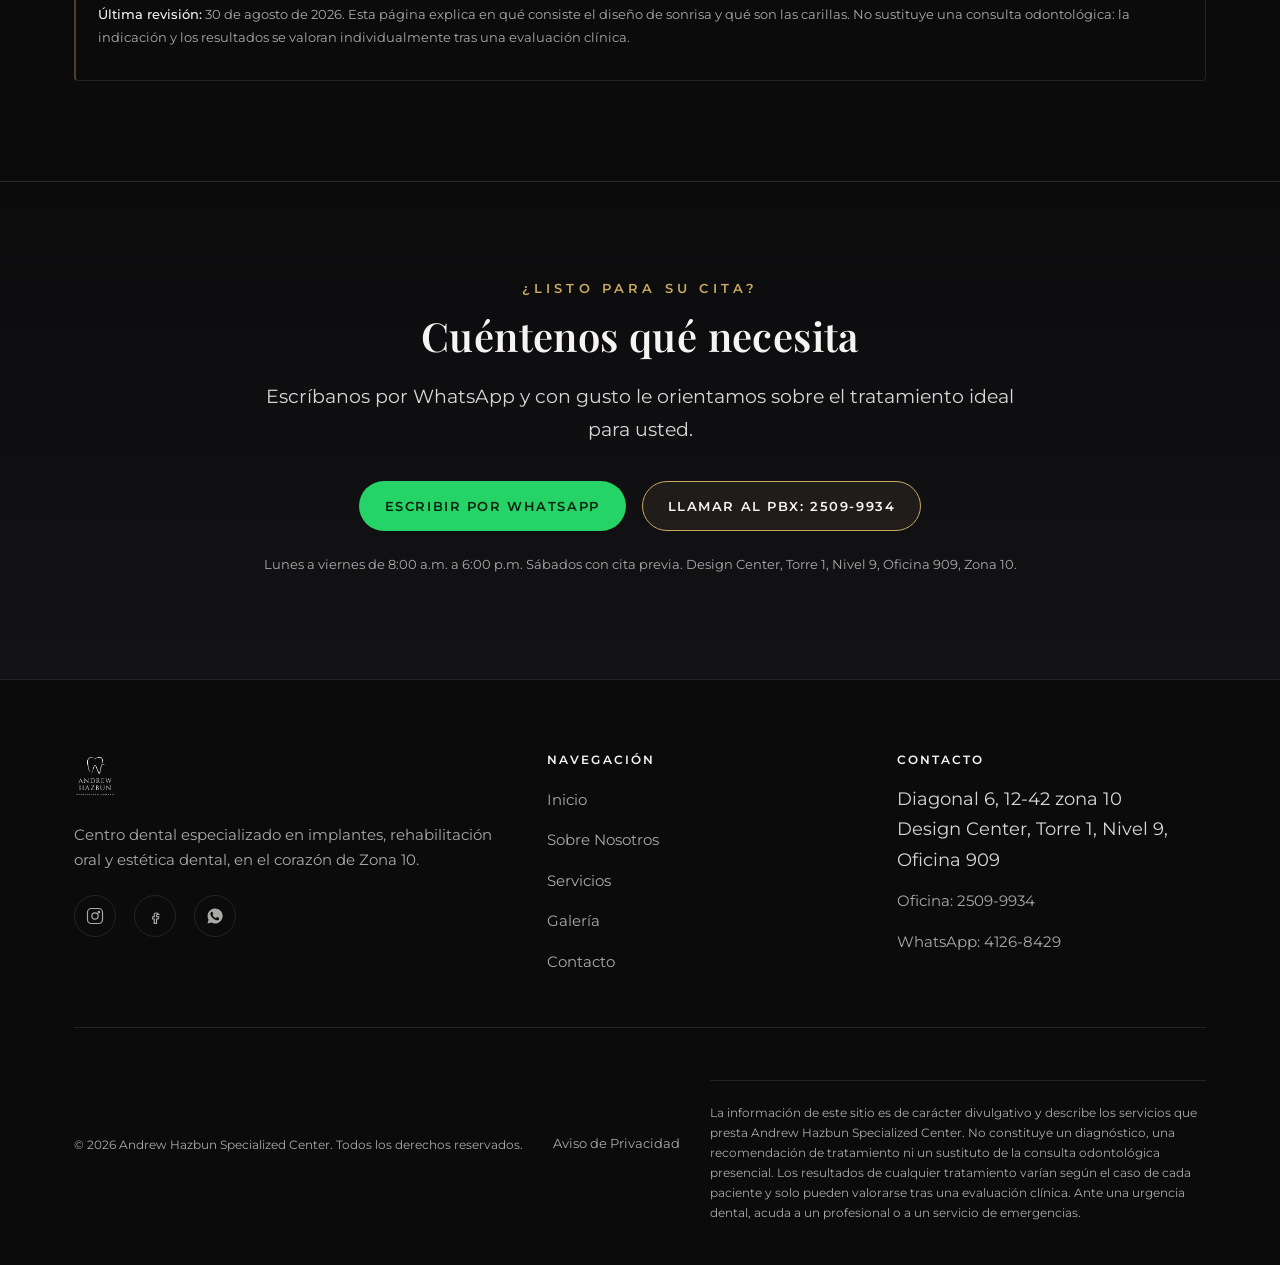
<file: diseno-de-sonrisa.html>
<!DOCTYPE html>
<html lang="es">
<head>
<meta charset="UTF-8">
<meta name="viewport" content="width=device-width, initial-scale=1.0">
<title>Diseño de Sonrisa y Carillas en Zona 10 | Andrew Hazbun</title>
<meta name="description" content="Diseño de sonrisa y carillas en Zona 10, Guatemala. Se prueba una propuesta antes de desgastar cualquier diente. Agende su valoración por WhatsApp.">
<link rel="canonical" href="https://andrewhazbun.com/diseno-de-sonrisa.html">
<link rel="icon" type="image/png" sizes="32x32" href="images/favicon-32.png">
<link rel="apple-touch-icon" sizes="180x180" href="images/favicon-180.png">
  <link rel="preconnect" href="https://fonts.googleapis.com">
  <link rel="preconnect" href="https://fonts.gstatic.com" crossorigin>
  <link rel="stylesheet" href="https://fonts.googleapis.com/css2?family=Playfair+Display:ital,wght@0,400;0,500;0,600;0,700;1,400;1,500&amp;family=Montserrat:wght@300;400;500;600;700&amp;family=Allura&amp;display=swap">
  <link rel="stylesheet" href="css/style.css?v=a12b1c11">

<meta property="og:type" content="website">
<meta property="og:site_name" content="Andrew Hazbun Specialized Center">
<meta property="og:locale" content="es_GT">
<meta property="og:url" content="https://andrewhazbun.com/diseno-de-sonrisa.html">
<meta property="og:title" content="Diseño de Sonrisa y Carillas en Zona 10 | Andrew Hazbun">
<meta property="og:description" content="Diseño de sonrisa y carillas en Zona 10, Guatemala. Se prueba una propuesta antes de desgastar cualquier diente. Agende su valoración por WhatsApp.">
<meta property="og:image" content="https://andrewhazbun.com/images/og-preview.jpg">
<meta property="og:image:width" content="1200">
<meta property="og:image:height" content="630">
<meta property="og:image:alt" content="Andrew Hazbun Specialized Center, clínica dental en Design Center, Zona 10, Ciudad de Guatemala">
<meta name="twitter:card" content="summary_large_image">
<meta name="twitter:title" content="Diseño de Sonrisa y Carillas en Zona 10 | Andrew Hazbun">
<meta name="twitter:description" content="Diseño de sonrisa y carillas en Zona 10, Guatemala. Se prueba una propuesta antes de desgastar cualquier diente. Agende su valoración por WhatsApp.">
<meta name="twitter:image" content="https://andrewhazbun.com/images/og-preview.jpg">

  <script type="application/ld+json">
{
  "@context": "https://schema.org",
  "@type": "MedicalWebPage",
  "name": "Diseño de sonrisa y carillas dentales en Zona 10, Guatemala",
  "dateModified": "2026-08-30",
  "lastReviewed": "2026-08-30",
  "reviewedBy": {
    "@id": "https://andrewhazbun.com/sobre-nosotros.html#dr-hazbun"
  },
  "specialty": "Dentistry",
  "url": "https://andrewhazbun.com/diseno-de-sonrisa.html",
  "inLanguage": "es",
  "about": {
    "@id": "https://andrewhazbun.com/#clinica"
  },
  "mainEntity": {
    "@type": "MedicalProcedure",
    "name": "Diseño de sonrisa",
    "description": "Proceso de planificación estética y funcional que estudia la proporción facial, la salud de las encías y la mordida antes de definir la forma, la posición y el color de las piezas dentales. Del plan pueden derivarse carillas, coronas, ortodoncia previa u otros tratamientos, según el caso.",
    "howPerformed": "Se registran fotografías faciales e intraorales, se toma un escaneo intraoral digital y, cuando procede, radiografías tridimensionales. Sobre esos registros se elabora un diseño previo digital que puede probarse en boca con material provisional antes de ejecutar cualquier restauración definitiva. El alcance y la secuencia se determinan tras la evaluación clínica de cada paciente."
  }
}
  </script>
  <script type="application/ld+json">
{
  "@context": "https://schema.org",
  "@type": "BreadcrumbList",
  "itemListElement": [
    {
      "@type": "ListItem",
      "position": 1,
      "name": "Inicio",
      "item": "https://andrewhazbun.com/"
    },
    {
      "@type": "ListItem",
      "position": 2,
      "name": "Servicios",
      "item": "https://andrewhazbun.com/servicios.html"
    },
    {
      "@type": "ListItem",
      "position": 3,
      "name": "Diseño de sonrisa",
      "item": "https://andrewhazbun.com/diseno-de-sonrisa.html"
    }
  ]
}
  </script>
  <script type="application/ld+json">
{
  "@context": "https://schema.org",
  "@type": "FAQPage",
  "mainEntity": [
    {
      "@type": "Question",
      "name": "¿Puedo ver cómo quedará mi sonrisa antes de desgastar algún diente?",
      "acceptedAnswer": {
        "@type": "Answer",
        "text": "El diseño se revisa en pantalla, sobre sus fotografías y su modelo digital, y por lo general puede probarse después en boca con material provisional. Esa prueba es una aproximación a la propuesta, no una réplica del resultado final, que depende del material definitivo y de la evaluación clínica de su caso."
      }
    },
    {
      "@type": "Question",
      "name": "¿Las carillas dañan el diente natural?",
      "acceptedAnswer": {
        "@type": "Answer",
        "text": "Depende del tipo y del caso. La de porcelana suele requerir preparar una capa de esmalte, y ese tejido no se recupera. La de resina compuesta requiere menos preparación."
      }
    },
    {
      "@type": "Question",
      "name": "¿Cuánto duran las carillas dentales?",
      "acceptedAnswer": {
        "@type": "Answer",
        "text": "No existe una duración que aplique por igual a todos los pacientes. Influyen la higiene, el estado de las encías, su mordida y si aprieta los dientes."
      }
    },
    {
      "@type": "Question",
      "name": "¿Necesito ortodoncia antes de un diseño de sonrisa?",
      "acceptedAnswer": {
        "@type": "Answer",
        "text": "En algunos casos conviene: si las piezas están rotadas o desplazadas, moverlas primero permite un diseño con menos desgaste. Se decide con el estudio en la mano."
      }
    },
    {
      "@type": "Question",
      "name": "¿Cuántas carillas necesito?",
      "acceptedAnswer": {
        "@type": "Answer",
        "text": "Depende de cuántas piezas se vean al sonreír y de la simetría que busque el diseño. No hay un número fijo: se define sobre el estudio fotográfico y el modelo digital."
      }
    },
    {
      "@type": "Question",
      "name": "¿Se usa anestesia para preparar y colocar carillas?",
      "acceptedAnswer": {
        "@type": "Answer",
        "text": "La preparación suele realizarse con anestesia local. Para quienes sienten ansiedad ante el dentista, el centro cuenta con sedación consciente con óxido nitroso, indicada caso por caso según el historial médico."
      }
    },
    {
      "@type": "Question",
      "name": "¿Cuánto cuesta un diseño de sonrisa?",
      "acceptedAnswer": {
        "@type": "Answer",
        "text": "Depende de cuántas piezas entren en el plan y del material que se indique para cada una. Como el alcance se define sobre el estudio previo, el costo se le explica en la consulta de valoración."
      }
    }
  ]
}
  </script>
  <meta name="theme-color" content="#0b0b0c">
  <link rel="preload" as="image" href="images/doctor-detail-2.webp" media="(max-width: 640px)" fetchpriority="high">
  <link rel="preload" as="image" href="images/reception-symmetrical.webp" media="(min-width: 641px)" fetchpriority="high">
</head>
<body>
<a class="skip-link" href="#contenido">Saltar al contenido</a>

<header class="site-header">
  <div class="container">
    <a href="index.html" class="brand">
      <img src="images/logo-white.webp" alt="Andrew Hazbun Specialized Center" width="560" height="700">
    </a>
    <nav class="main-nav">
      <a href="index.html">Inicio</a>
      <a href="sobre-nosotros.html">Sobre Nosotros</a>
      <a href="servicios.html" class="active">Servicios</a>
      <a href="galeria.html">Galería</a>
      <a href="contacto.html">Contacto</a>
    </nav>
    <div class="nav-cta">
      <a class="nav-call" href="tel:+50225099934" aria-label="Llamar al PBX +502 2509 9934">
        <svg viewBox="0 0 24 24" fill="none" stroke="currentColor" stroke-width="1.7" stroke-linecap="round" stroke-linejoin="round"><path d="M6.6 10.8c1.4 2.8 3.8 5.2 6.6 6.6l2.2-2.2c.3-.3.7-.4 1.1-.3 1.2.4 2.5.6 3.8.6.6 0 1 .4 1 1V20c0 .6-.4 1-1 1C10.6 21 3 13.4 3 4c0-.6.4-1 1-1h3.5c.6 0 1 .4 1 1 0 1.3.2 2.6.6 3.8.1.4 0 .8-.3 1.1L6.6 10.8z"/></svg>
      </a>
      <a class="btn btn-whatsapp nav-wa" href="https://wa.me/50241268429?text=Hola%2C%20me%20gustar%C3%ADa%20agendar%20una%20cita%20en%20Andrew%20Hazbun%20Specialized%20Center." target="_blank" rel="noopener">
        <svg viewBox="0 0 24 24" fill="currentColor"><path d="M12 2a10 10 0 0 0-8.6 15L2 22l5.2-1.4A10 10 0 1 0 12 2zm5.6 14.3c-.2.7-1.4 1.3-2 1.4-.5.1-1.1.1-1.8-.1-.4-.1-1-.3-1.7-.6-3-1.3-5-4.3-5.1-4.5-.2-.2-1.2-1.6-1.2-3.1s.8-2.2 1-2.5c.3-.3.6-.4.8-.4h.6c.2 0 .4 0 .6.5.2.5.7 1.8.8 1.9.1.2.1.4 0 .6-.1.2-.1.3-.3.5l-.4.5c-.1.2-.3.3-.1.6.2.3.8 1.3 1.8 2.1 1.2 1 2.2 1.4 2.5 1.5.3.1.5.1.6-.1.2-.2.7-.8.9-1.1.2-.3.4-.2.6-.1l1.7.8c.2.1.4.2.4.4.1.2.1.9-.1 1.6z"/></svg>
        <span class="btn-label">WhatsApp</span>
      </a>
      <button class="nav-toggle" aria-label="Abrir menú" aria-expanded="false">☰</button>
    </div>
  </div>
</header>

<section class="hero hero-sub">
  <div class="hero-bg hero-bg-diseno-de-sonrisa"></div>
  <div class="hero-overlay"></div>
  <div class="container">
    <div class="hero-inner">
      <span class="eyebrow reveal">Diseño de sonrisa</span>
      <h1 class="reveal reveal-1">Diseño de sonrisa y carillas dentales en Zona 10</h1>
      <p class="lede reveal reveal-2">Un plan que parte de la proporción de su rostro, de la salud de sus encías y de cómo muerde, antes de decidir forma y color.</p>
    </div>
  </div>
</section>

<nav class="breadcrumb container" aria-label="Ruta de navegación">
  <ol>
    <li><a href="index.html">Inicio</a></li>
    <li><a href="servicios.html">Servicios</a></li>
    <li><span aria-current="page">Diseño de sonrisa</span></li>
  </ol>
</nav>

<section id="contenido">
  <div class="container">
    <div class="split">
      <div class="split-media reveal">
        <img src="images/gallery-treatment-closeup.webp" alt="Tratamiento estético dental en detalle en Andrew Hazbun Specialized Center" loading="lazy" decoding="async" width="1050" height="1400" srcset="images/gallery-treatment-closeup-900.webp 900w, images/gallery-treatment-closeup.webp 1050w" sizes="(max-width: 900px) calc(100vw - 48px), 45vw">
      </div>
      <div class="reveal reveal-2">
        <span class="eyebrow">Qué es</span>
        <h2>Un proceso de planificación, no un solo procedimiento</h2>
        <p class="lede">El diseño de sonrisa no es un tratamiento aislado, es la fase de estudio que ordena todo lo demás: antes de intervenir una pieza se define qué forma, qué proporción y qué posición debería tener cada diente en su rostro.</p>
        <p>De ahí pueden salir caminos distintos: carillas, ortodoncia previa, tratamiento de las encías o una rehabilitación más amplia. El diseño nombra la planificación, no el material.</p>
      </div>
    </div>
  </div>
</section>

<section class="section-alt">
  <div class="container">
    <div class="section-head center reveal">
      <span class="eyebrow">Cómo se trabaja</span>
      <h2>El flujo digital, paso a paso</h2>
      <p class="lede center">Las etapas habituales de la planificación digital. Cuáles se aplican en su caso, y en qué orden, se determina tras la evaluación clínica.</p>
    </div>
    <div class="grid grid-4">

      <div class="icon-card reveal reveal-1">
        <div class="icon-wrap">
          <svg viewBox="0 0 24 24"><path d="M3 8h4l1.5-2h7L17 8h4v11H3z"/><circle cx="12" cy="13" r="3.4"/></svg>
        </div>
        <h3>Fotografía clínica y facial</h3>
        <p>Fotografías del rostro en reposo y sonriendo, más tomas intraorales. Sobre ellas se miden la línea media, el plano incisal y cuánto diente y encía se ven al sonreír.</p>
      </div>

      <div class="icon-card reveal reveal-2">
        <div class="icon-wrap">
          <svg viewBox="0 0 24 24"><path d="M4 8l8-4 8 4-8 4-8-4z"/><path d="M4 8v8l8 4 8-4V8M12 12v8"/></svg>
        </div>
        <h3>Escaneo intraoral</h3>
        <p>El escáner levanta un modelo tridimensional de las arcadas sin pastas de impresión, base del diseño y del trabajo del laboratorio.</p>
      </div>

      <div class="icon-card reveal reveal-3">
        <div class="icon-wrap">
          <svg viewBox="0 0 24 24"><rect x="3" y="4" width="18" height="13" rx="2"/><path d="M8 21h8M12 17v4"/><path d="M7 12.5l2.5-3 2.5 2 2-3.5 3 4.5"/></svg>
        </div>
        <h3>Diseño previo digital</h3>
        <p>Sobre el modelo y las fotografías se dibuja la propuesta: proporción de cada pieza, contorno de la encía y curvatura del borde incisal.</p>
      </div>

      <div class="icon-card reveal reveal-4">
        <div class="icon-wrap">
          <svg viewBox="0 0 24 24"><path d="M4 14c1.6 3.2 4.9 5 8 5s6.4-1.8 8-5"/><path d="M12 3v2.4M18 5l-1.3 1.9M6 5l1.3 1.9M21 10.5h-2.4M5.4 10.5H3"/></svg>
        </div>
        <h3>Prueba en boca</h3>
        <p>El diseño aprobado suele trasladarse a la boca con material provisional. Permite valorar la propuesta en su propia cara y ajustar lo que no convenza, teniendo en cuenta que el material definitivo puede verse distinto.</p>
      </div>

    </div>
    <p class="text-center reveal" style="margin-top:28px; max-width:760px; margin-left:auto; margin-right:auto;">El escáner intraoral, la impresión 3D y el horno cerámico están en el laboratorio del propio centro, y las tomografías se toman en su <a href="servicios.html">centro radiológico 3D</a>.</p>
  </div>
</section>

<section>
  <div class="container">
    <div class="split reverse">
      <div class="split-media reveal">
        <img src="images/gallery-monitor-chair.webp" alt="Sala de tratamiento con monitor para revisar el diagnóstico digital" loading="lazy" decoding="async" width="788" height="1400">
      </div>
      <div class="reveal reveal-2">
        <span class="eyebrow">Criterio</span>
        <h2>El color se decide después de la forma y la posición</h2>
        <p class="lede">Una sonrisa no se percibe como una fila de dientes sueltos, sino en relación con la cara. El diseño parte de referencias faciales antes que del tono.</p>
        <p>Se compara la línea media dental con la del rostro, el plano de los bordes incisales con la línea de los ojos, y la curva de los dientes superiores respecto al labio inferior.</p>
        <p>A eso se suma la función. Los bordes de los incisivos participan al pronunciar la ese y la efe y reparten las fuerzas al morder. Un diseño que ignore la mordida puede verse correcto en una fotografía y fallar con el uso.</p>
        <p>Si se contempla aclarar el tono, el <a href="blanqueamiento-dental.html">blanqueamiento dental</a> se valora antes de fijar el color definitivo: la cerámica no cambia con los agentes blanqueadores.</p>
      </div>
    </div>
  </div>
</section>

<section class="section-alt">
  <div class="container">
    <div class="section-head center reveal">
      <span class="eyebrow">Orden del tratamiento</span>
      <h2>Lo que se resuelve antes de la estética</h2>
      <p class="lede center">La parte visible se apoya en tejidos sanos. Esto se revisa, y se trata si hace falta, antes de plantear carillas.</p>
    </div>
    <ul class="check-list reveal reveal-1" style="max-width:820px; margin:0 auto;">
      <li>Encías sin inflamación ni sangrado: el margen de la encía es el marco de la restauración y puede cambiar de posición al desinflamarse.</li>
      <li>Caries y restauraciones antiguas atendidas: no se adhiere una pieza estética sobre una lesión activa.</li>
      <li>Mordida y contactos revisados: si la fuerza se concentra en pocas piezas, el material sufre.</li>
      <li>Bruxismo identificado: con apretamiento nocturno, el plan suele contemplar una férula de protección.</li>
      <li>Posición valorada: si las piezas están rotadas, moverlas primero con <a href="ortodoncia.html">ortodoncia</a> permite un diseño con menos desgaste.</li>
    </ul>
  </div>
</section>

<section>
  <div class="container">
    <div class="split">
      <div class="split-media reveal">
        <img src="images/gallery-cosmetic-treatment.webp" alt="Procedimiento de estética dental en una sala de tratamiento de la clínica" loading="lazy" decoding="async" width="1400" height="1050" srcset="images/gallery-cosmetic-treatment-900.webp 900w, images/gallery-cosmetic-treatment.webp 1400w" sizes="(max-width: 900px) calc(100vw - 48px), 45vw">
      </div>
      <div class="reveal reveal-2">
        <span class="eyebrow">Diferencias</span>
        <h2>Carillas y coronas no son lo mismo</h2>
        <p class="lede">Una carilla es una lámina fina que se adhiere a la cara visible del diente y deja intacta la mayor parte de su estructura. Una corona cubre la pieza en todo su contorno. La diferencia no es de categoría, es de indicación.</p>
        <p>La carilla se plantea cuando el diente conserva buena parte de su estructura y se busca corregir forma, color, pequeños desalineamientos o desgastes del borde. La corona entra cuando queda poco tejido sano o la pieza necesita refuerzo. Si faltan piezas, se valoran junto con <a href="implantes-dentales.html">implantes dentales</a> o <a href="servicios.html">rehabilitación oral</a>.</p>
        <p>También cambia el material. La porcelana se fabrica en el laboratorio y resiste bien la tinción. La resina compuesta se modela sobre el diente en la consulta y es más sencilla de reparar, aunque por lo general tiende a cambiar de tono con el tiempo.</p>
      </div>
    </div>
  </div>
</section>

<section class="section-alt">
  <div class="container">
    <div class="section-head center reveal">
      <span class="eyebrow">Transparencia</span>
      <h2>Qué es reversible y qué no</h2>
    </div>
    <div class="grid grid-2">
      <div class="card reveal reveal-1">
        <h3>Reversible</h3>
        <p>El estudio fotográfico, el escaneo, el diseño digital y la prueba con material provisional, cuando se coloca sin desgaste, no modifican sus dientes. Puede pedir cambios o detenerse ahí.</p>
      </div>
      <div class="card reveal reveal-2">
        <h3>No reversible</h3>
        <p>Preparar el esmalte para una carilla de porcelana sí modifica el diente de forma permanente: el tejido retirado no vuelve y la pieza queda dependiente de una restauración que la cubra. Por eso conviene aprobar el diseño antes de cualquier desgaste.</p>
      </div>
    </div>
  </div>
</section>

<section>
  <div class="container">
    <div class="split reverse">
      <div class="split-media reveal">
        <img src="images/lab-3d-printer.webp" alt="Impresora 3D y horno cerámico del laboratorio propio del centro dental" loading="lazy" decoding="async" width="1050" height="1400" srcset="images/lab-3d-printer-900.webp 900w, images/lab-3d-printer.webp 1050w" sizes="(max-width: 900px) calc(100vw - 48px), 45vw">
      </div>
      <div class="reveal reveal-2">
        <span class="eyebrow">Su caso</span>
        <h2>El plan se define caso por caso</h2>
        <p class="lede">Cuántas piezas entran en el diseño, con qué material y en qué orden se decide tras ver su boca, sus radiografías y lo que usted espera del resultado.</p>
        <p>El Dr. John Andrew Hazbun Legrand, especialista en Implantes Dentales, Rehabilitación y Estética con más de 24 años de experiencia, dirige estos casos e integra a profesionales de otras disciplinas, como ortodoncia o endodoncia, cuando el plan lo requiere. Puede <a href="sobre-nosotros.html">conocer su trayectoria</a>.</p>
        <p>Para valorar su caso, <a href="contacto.html">agende su cita de evaluación</a> en Design Center, Zona 10.</p>
      </div>
    </div>
  </div>
</section>

<section class="section-alt">
  <div class="container">
    <div class="section-head center reveal">
      <span class="eyebrow">Preguntas frecuentes</span>
      <h2>Dudas habituales sobre carillas y diseño de sonrisa</h2>
    </div>
    <div class="faq reveal">

      <details class="faq-item">
        <summary>¿Puedo ver cómo quedará mi sonrisa antes de desgastar algún diente?</summary>
        <p>El diseño se revisa en pantalla, sobre sus fotografías y su modelo digital, y por lo general puede probarse después en boca con material provisional. Esa prueba es una aproximación a la propuesta, no una réplica del resultado final, que depende del material definitivo y de la evaluación clínica de su caso.</p>
      </details>

      <details class="faq-item">
        <summary>¿Las carillas dañan el diente natural?</summary>
        <p>Depende del tipo y del caso. La de porcelana suele requerir preparar una capa de esmalte, y ese tejido no se recupera. La de resina compuesta requiere menos preparación.</p>
      </details>

      <details class="faq-item">
        <summary>¿Cuánto duran las carillas dentales?</summary>
        <p>No existe una duración que aplique por igual a todos los pacientes. Influyen la higiene, el estado de las encías, su mordida y si aprieta los dientes.</p>
      </details>

      <details class="faq-item">
        <summary>¿Necesito ortodoncia antes de un diseño de sonrisa?</summary>
        <p>En algunos casos conviene: si las piezas están rotadas o desplazadas, moverlas primero permite un diseño con menos desgaste. Se decide con el estudio en la mano.</p>
      </details>

      <details class="faq-item">
        <summary>¿Cuántas carillas necesito?</summary>
        <p>Depende de cuántas piezas se vean al sonreír y de la simetría que busque el diseño. No hay un número fijo: se define sobre el estudio fotográfico y el modelo digital.</p>
      </details>

      <details class="faq-item">
        <summary>¿Se usa anestesia para preparar y colocar carillas?</summary>
        <p>La preparación suele realizarse con anestesia local. Para quienes sienten ansiedad ante el dentista, el centro cuenta con sedación consciente con óxido nitroso, indicada caso por caso según el historial médico.</p>
      </details>

      <details class="faq-item">
        <summary>¿Cuánto cuesta un diseño de sonrisa?</summary>
        <p>Depende de cuántas piezas entren en el plan y del material que se indique para cada una. Como el alcance se define sobre el estudio previo, el costo se le explica en la consulta de valoración.</p>
      </details>

    </div>
  </div>
</section>

<section>
  <div class="container">
    <div class="content-meta reveal">
      <p><strong>Responsable del contenido clínico:</strong> Dr. John Andrew Hazbun Legrand, fundador y especialista principal de Andrew Hazbun Specialized Center. <a href="sobre-nosotros.html">Ver su formación y trayectoria</a>.</p>
      <p><strong>Última revisión:</strong> <time datetime="2026-08-30">30 de agosto de 2026</time>. Esta página explica en qué consiste el diseño de sonrisa y qué son las carillas. No sustituye una consulta odontológica: la indicación y los resultados se valoran individualmente tras una evaluación clínica.</p>
    </div>
  </div>
</section>

<section class="cta-band">
  <div class="container">
    <span class="eyebrow">¿Listo para su cita?</span>
    <h2>Cuéntenos qué necesita</h2>
    <p class="lede center">Escríbanos por WhatsApp y con gusto le orientamos sobre el tratamiento ideal para usted.</p>
    <div class="hero-actions" style="justify-content:center;">
      <a class="btn btn-whatsapp" href="https://wa.me/50241268429?text=Hola%2C%20me%20gustar%C3%ADa%20agendar%20una%20cita%20en%20Andrew%20Hazbun%20Specialized%20Center." target="_blank" rel="noopener">Escribir por WhatsApp</a>
      <a class="btn btn-call" href="tel:+50225099934">Llamar al PBX: 2509-9934</a>
    </div>
    <p class="cta-note">Lunes a viernes de 8:00 a.m. a 6:00 p.m. Sábados con cita previa. Design Center, Torre 1, Nivel 9, Oficina 909, Zona 10.</p>
  </div>
</section>

<footer class="site-footer">
  <div class="container">
    <div class="footer-grid">
      <div>
        <img src="images/logo-white.webp" alt="Andrew Hazbun Specialized Center" style="height:52px; width:auto; margin-bottom:1.2em;" width="560" height="700">
        <p>Centro dental especializado en implantes, rehabilitación oral y estética dental, en el corazón de Zona 10.</p>
        <div class="social-row" style="margin-top:1.2em;">
          <a href="https://www.instagram.com/andrewhazbun/" target="_blank" rel="noopener" aria-label="Instagram">
            <svg width="18" height="18" viewBox="0 0 24 24" fill="none" stroke="currentColor" stroke-width="1.6"><rect x="2" y="2" width="20" height="20" rx="5"/><circle cx="12" cy="12" r="4.2"/><circle cx="17.2" cy="6.8" r="1"/></svg>
          </a>
          <a href="https://www.facebook.com/andrewhazbundentalcenter" target="_blank" rel="noopener" aria-label="Facebook">
            <svg width="18" height="18" viewBox="0 0 24 24" fill="none" stroke="currentColor" stroke-width="1.6"><path d="M15 8h-2a2 2 0 0 0-2 2v3H9v3h2v6h3v-6h2.2l.8-3H14v-2c0-.6.4-1 1-1h2z"/></svg>
          </a>
          <a href="https://wa.me/50241268429" target="_blank" rel="noopener" aria-label="WhatsApp">
            <svg width="18" height="18" viewBox="0 0 24 24" fill="currentColor"><path d="M12 2a10 10 0 0 0-8.6 15L2 22l5.2-1.4A10 10 0 1 0 12 2zm5.6 14.3c-.2.7-1.4 1.3-2 1.4-.5.1-1.1.1-1.8-.1-.4-.1-1-.3-1.7-.6-3-1.3-5-4.3-5.1-4.5-.2-.2-1.2-1.6-1.2-3.1s.8-2.2 1-2.5c.3-.3.6-.4.8-.4h.6c.2 0 .4 0 .6.5.2.5.7 1.8.8 1.9.1.2.1.4 0 .6-.1.2-.1.3-.3.5l-.4.5c-.1.2-.3.3-.1.6.2.3.8 1.3 1.8 2.1 1.2 1 2.2 1.4 2.5 1.5.3.1.5.1.6-.1.2-.2.7-.8.9-1.1.2-.3.4-.2.6-.1l1.7.8c.2.1.4.2.4.4.1.2.1.9-.1 1.6z"/></svg>
          </a>
        </div>
      </div>
      <div>
        <h4>Navegación</h4>
        <ul>
          <li><a href="index.html">Inicio</a></li>
          <li><a href="sobre-nosotros.html">Sobre Nosotros</a></li>
          <li><a href="servicios.html">Servicios</a></li>
          <li><a href="galeria.html">Galería</a></li>
          <li><a href="contacto.html">Contacto</a></li>
        </ul>
      </div>
      <div>
        <h4>Contacto</h4>
        <ul>
          <li>Diagonal 6, 12-42 zona 10<br>Design Center, Torre 1, Nivel 9, Oficina 909</li>
          <li><a href="tel:+50225099934">Oficina: 2509-9934</a></li>
          <li><a href="https://wa.me/50241268429" target="_blank" rel="noopener">WhatsApp: 4126-8429</a></li>
        </ul>
      </div>
    </div>
    <div class="footer-bottom">
      <span>&copy; <span data-year></span> Andrew Hazbun Specialized Center. Todos los derechos reservados.</span>
      <a class="footer-legal" href="aviso-de-privacidad.html">Aviso de Privacidad</a>
      <p class="med-disclaimer">La información de este sitio es de carácter divulgativo y describe los servicios que presta Andrew Hazbun Specialized Center. No constituye un diagnóstico, una recomendación de tratamiento ni un sustituto de la consulta odontológica presencial. Los resultados de cualquier tratamiento varían según el caso de cada paciente y solo pueden valorarse tras una evaluación clínica. Ante una urgencia dental, acuda a un profesional o a un servicio de emergencias.</p>
    </div>
  </div>
</footer>

<div class="float-contact">
  <a class="float-call" href="tel:+50225099934" aria-label="Llamar al PBX +502 2509 9934">
    <svg viewBox="0 0 24 24" fill="none" stroke="#16130b" stroke-width="1.8" stroke-linecap="round" stroke-linejoin="round"><path d="M6.6 10.8c1.4 2.8 3.8 5.2 6.6 6.6l2.2-2.2c.3-.3.7-.4 1.1-.3 1.2.4 2.5.6 3.8.6.6 0 1 .4 1 1V20c0 .6-.4 1-1 1C10.6 21 3 13.4 3 4c0-.6.4-1 1-1h3.5c.6 0 1 .4 1 1 0 1.3.2 2.6.6 3.8.1.4 0 .8-.3 1.1L6.6 10.8z"/></svg>
  </a>
  <a class="float-whatsapp" href="https://wa.me/50241268429?text=Hola%2C%20me%20gustar%C3%ADa%20agendar%20una%20cita%20en%20Andrew%20Hazbun%20Specialized%20Center." target="_blank" rel="noopener" aria-label="Escribir por WhatsApp">
    <svg viewBox="0 0 24 24" fill="#06210f"><path d="M12 2a10 10 0 0 0-8.6 15L2 22l5.2-1.4A10 10 0 1 0 12 2zm5.6 14.3c-.2.7-1.4 1.3-2 1.4-.5.1-1.1.1-1.8-.1-.4-.1-1-.3-1.7-.6-3-1.3-5-4.3-5.1-4.5-.2-.2-1.2-1.6-1.2-3.1s.8-2.2 1-2.5c.3-.3.6-.4.8-.4h.6c.2 0 .4 0 .6.5.2.5.7 1.8.8 1.9.1.2.1.4 0 .6-.1.2-.1.3-.3.5l-.4.5c-.1.2-.3.3-.1.6.2.3.8 1.3 1.8 2.1 1.2 1 2.2 1.4 2.5 1.5.3.1.5.1.6-.1.2-.2.7-.8.9-1.1.2-.3.4-.2.6-.1l1.7.8c.2.1.4.2.4.4.1.2.1.9-.1 1.6z"/></svg>
  </a>
</div>

<script src="js/script.js?v=m25nov26"></script>

<!-- Cloudflare Web Analytics --><script defer src='https://static.cloudflareinsights.com/beacon.min.js' data-cf-beacon='{"token": "6b5baa484f62423aa027d649e8868441"}'></script><!-- End Cloudflare Web Analytics -->
</body>
</html>
</file>
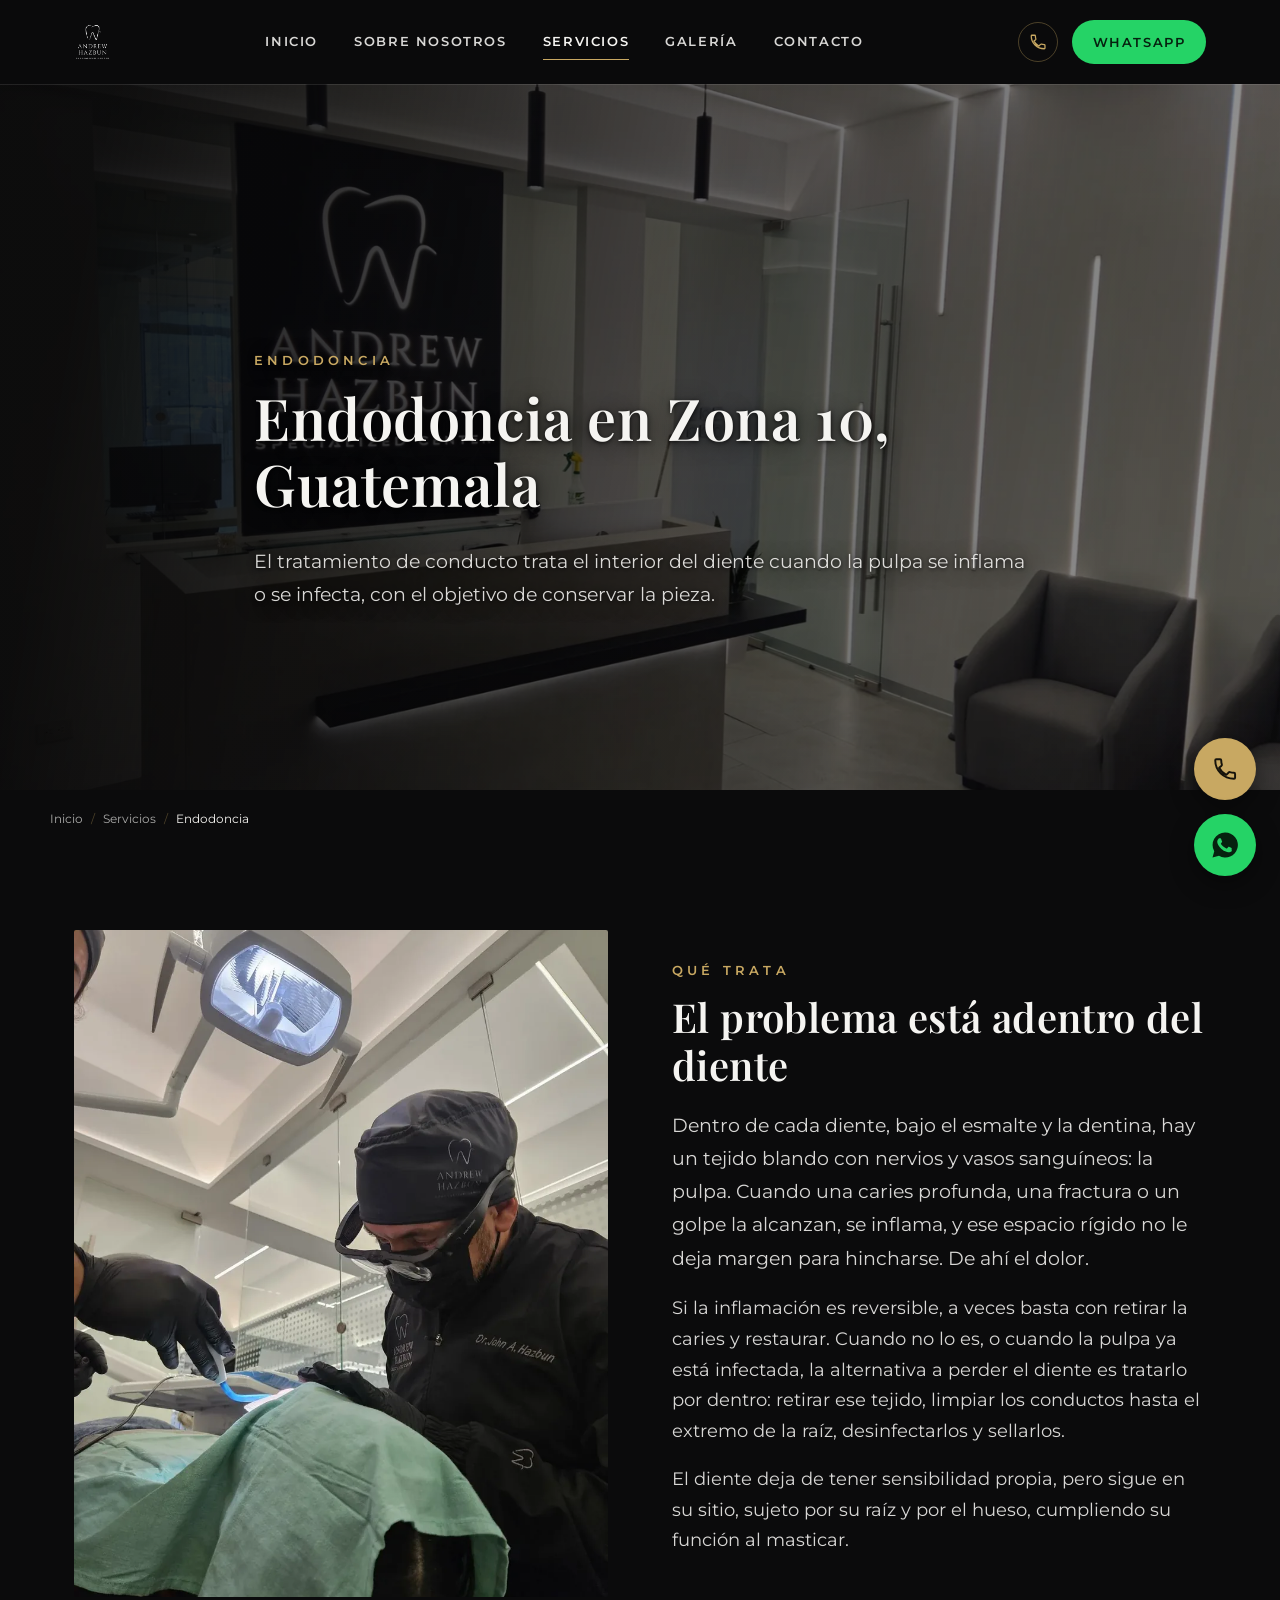
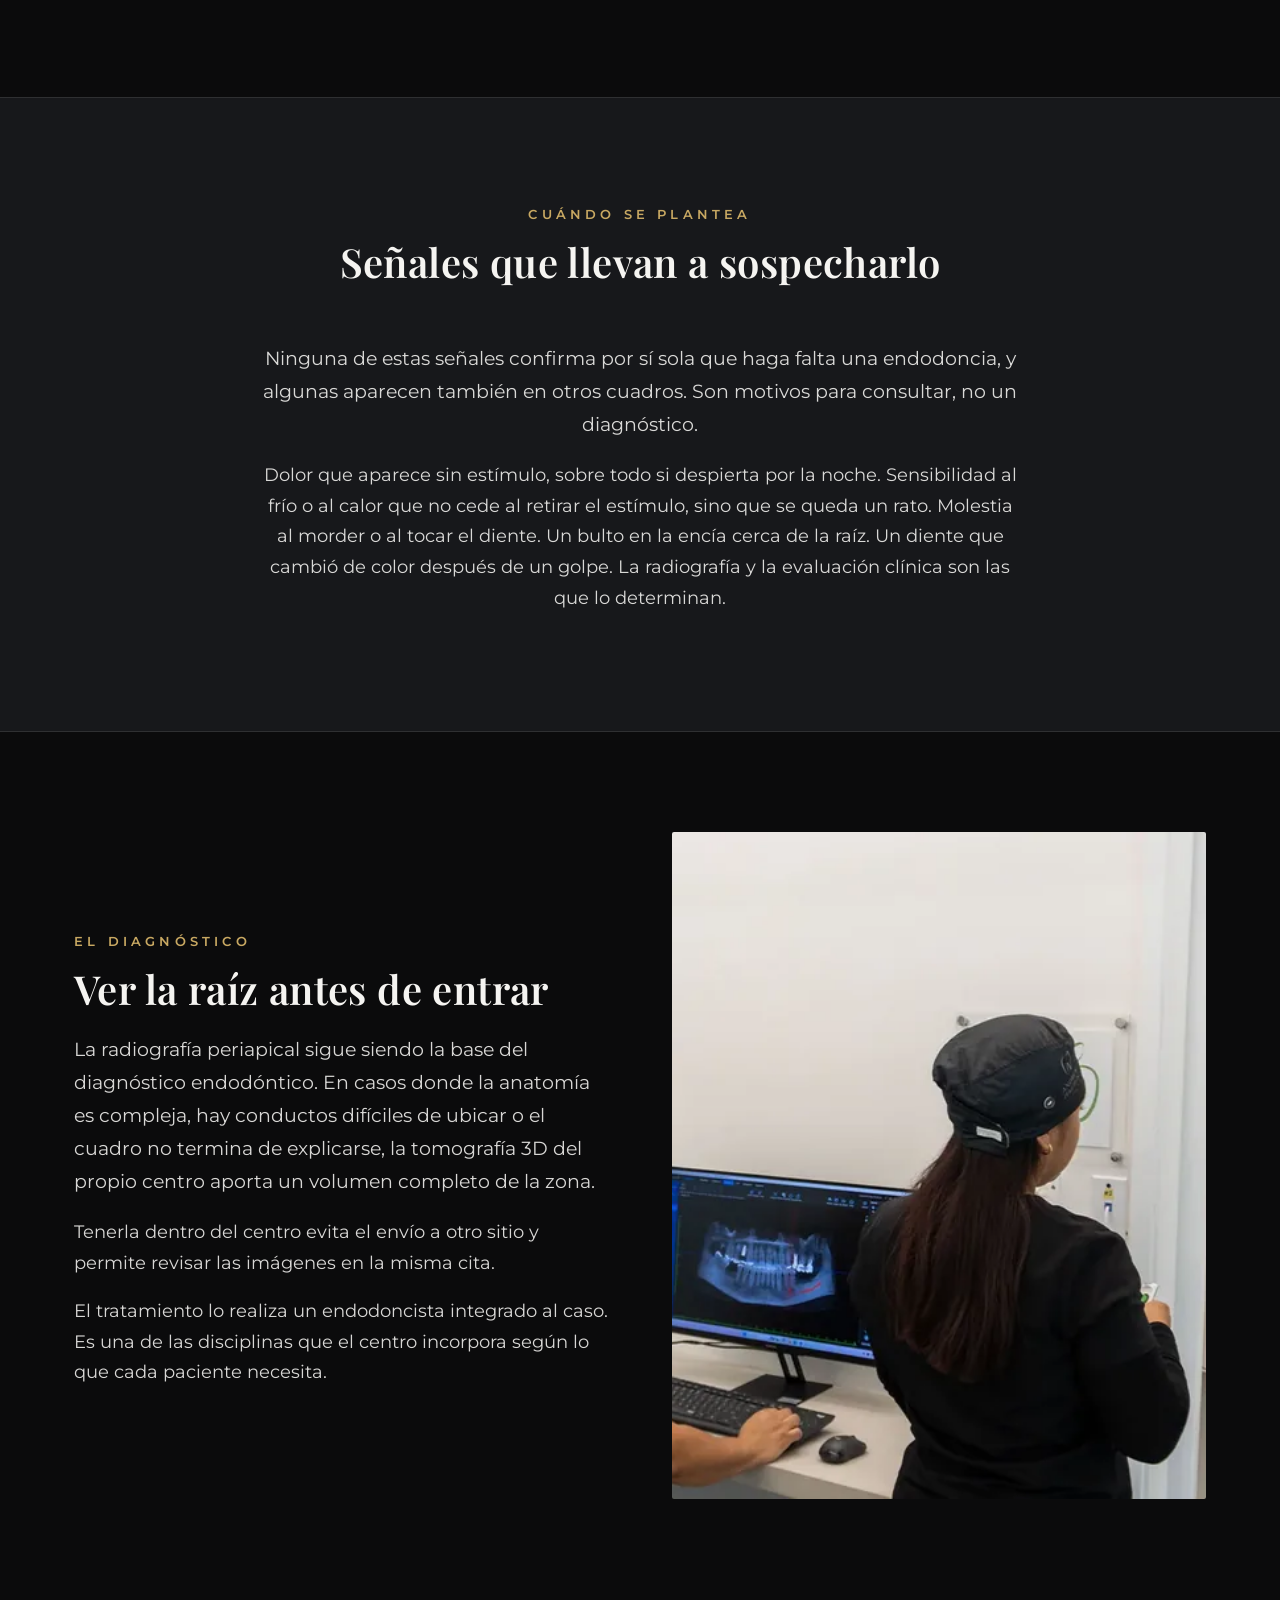
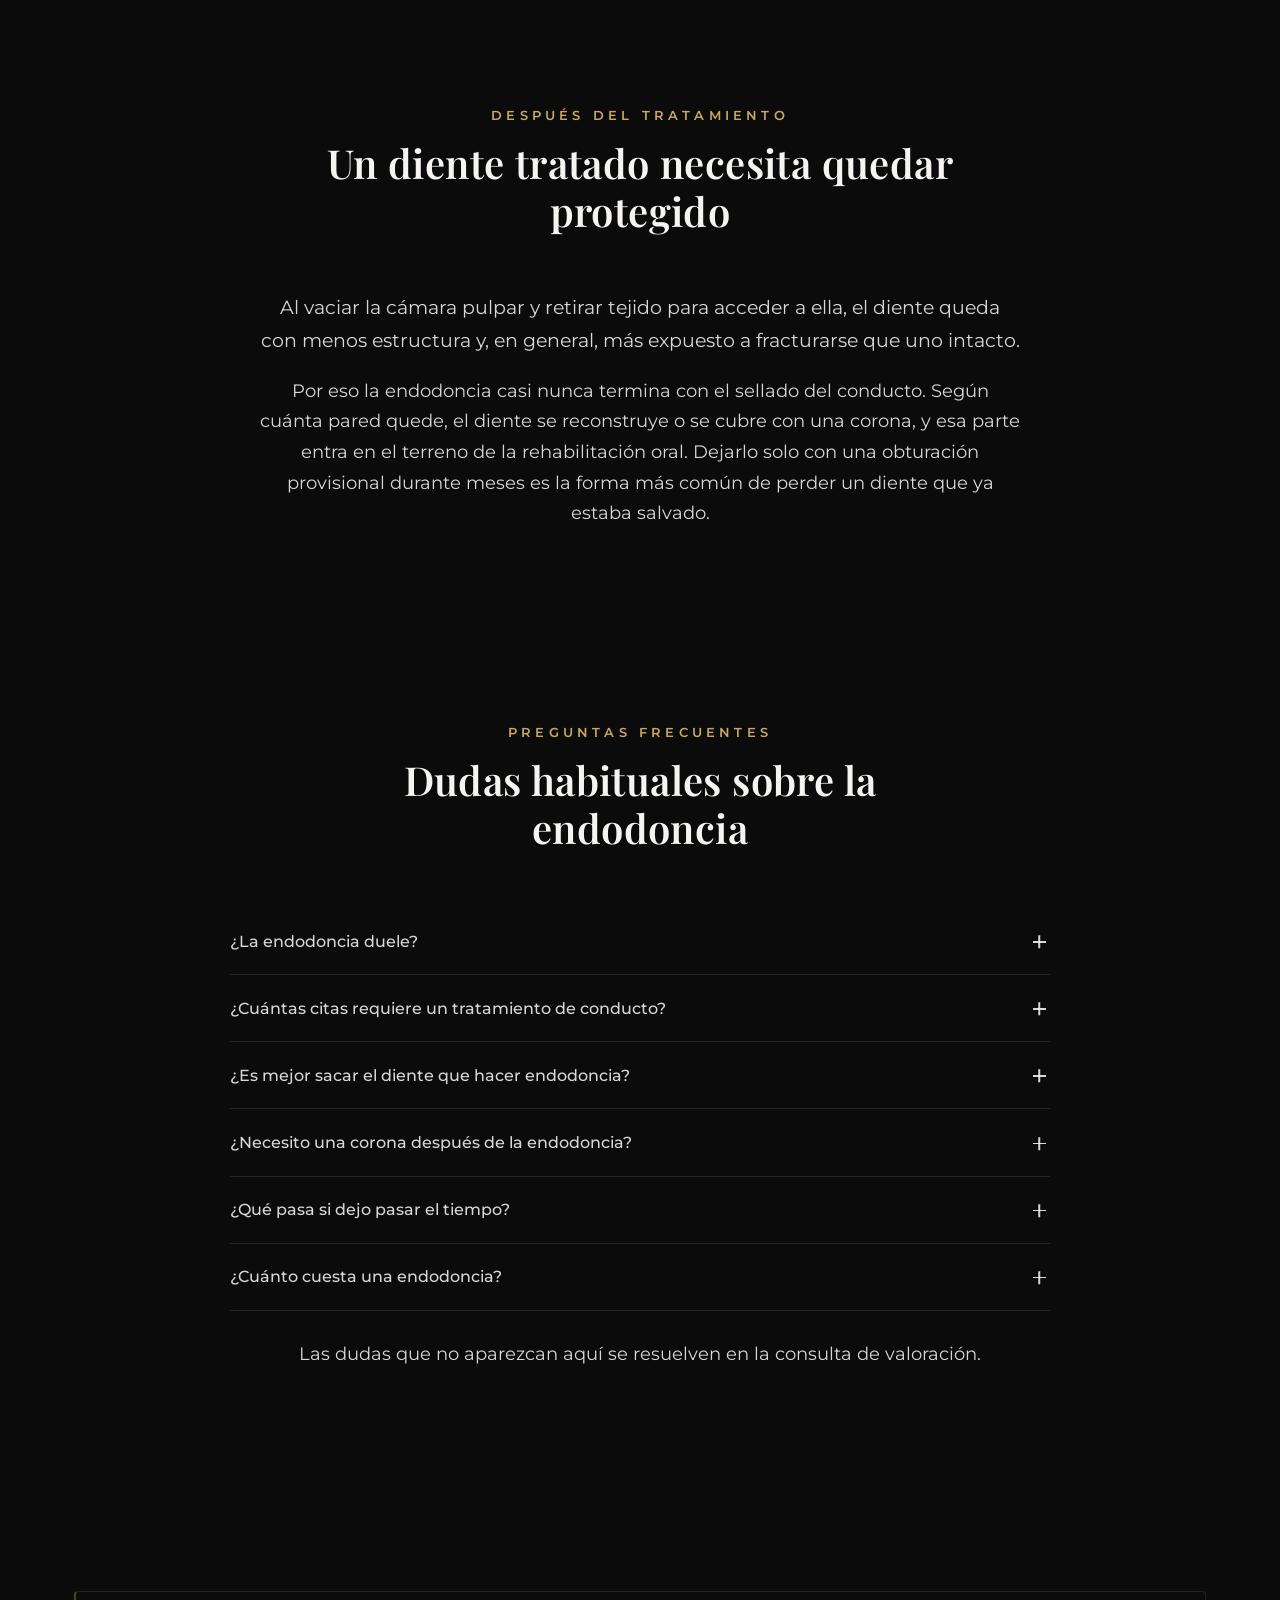
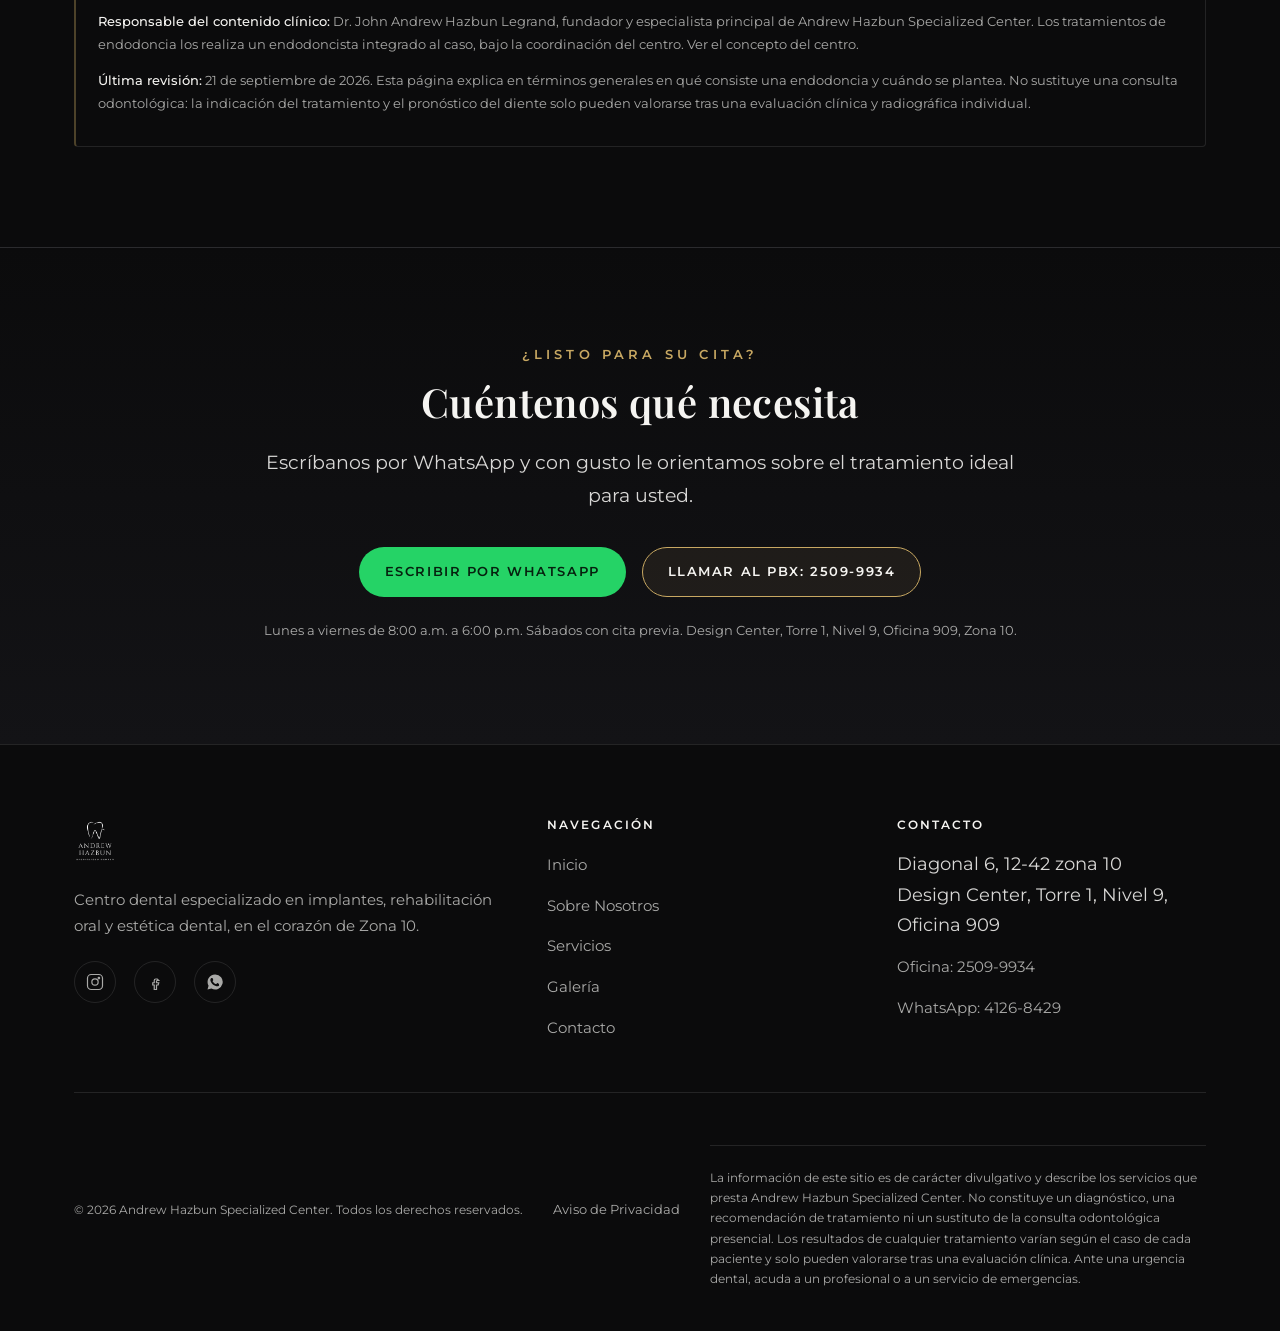
<file: endodoncia.html>
<!DOCTYPE html>
<html lang="es">
<head>
<meta charset="UTF-8">
<meta name="viewport" content="width=device-width, initial-scale=1.0">
<title>Endodoncia y Tratamiento de Conducto en Zona 10 | Hazbun</title>
<meta name="description" content="Endodoncia en Zona 10, Guatemala. Tratamiento de conducto para conservar el diente, con diagnóstico por tomografía 3D del propio centro.">
<link rel="canonical" href="https://andrewhazbun.com/endodoncia.html">
<link rel="icon" type="image/png" sizes="32x32" href="images/favicon-32.png">
<link rel="apple-touch-icon" sizes="180x180" href="images/favicon-180.png">
  <link rel="preconnect" href="https://fonts.googleapis.com">
  <link rel="preconnect" href="https://fonts.gstatic.com" crossorigin>
  <link rel="stylesheet" href="https://fonts.googleapis.com/css2?family=Playfair+Display:ital,wght@0,400;0,500;0,600;0,700;1,400;1,500&amp;family=Montserrat:wght@300;400;500;600;700&amp;family=Allura&amp;display=swap">
  <link rel="stylesheet" href="css/style.css?v=a12b1c11">
<link rel="preload" as="image" href="images/gallery-monitor-chair.webp" media="(max-width: 640px)" fetchpriority="high">
<link rel="preload" as="image" href="images/lounge-skyline.webp" media="(min-width: 641px)" fetchpriority="high">

<meta property="og:type" content="website">
<meta property="og:site_name" content="Andrew Hazbun Specialized Center">
<meta property="og:locale" content="es_GT">
<meta property="og:url" content="https://andrewhazbun.com/endodoncia.html">
<meta property="og:title" content="Endodoncia y Tratamiento de Conducto en Zona 10 | Hazbun">
<meta property="og:description" content="Endodoncia en Zona 10, Guatemala. Tratamiento de conducto para conservar el diente, con diagnóstico por tomografía 3D del propio centro.">
<meta property="og:image" content="https://andrewhazbun.com/images/og-preview.jpg">
<meta property="og:image:width" content="1200">
<meta property="og:image:height" content="630">
<meta property="og:image:alt" content="Andrew Hazbun Specialized Center, clínica dental en Design Center, Zona 10, Ciudad de Guatemala">
<meta name="twitter:card" content="summary_large_image">
<meta name="twitter:title" content="Endodoncia y Tratamiento de Conducto en Zona 10 | Hazbun">
<meta name="twitter:description" content="Endodoncia en Zona 10, Guatemala. Tratamiento de conducto para conservar el diente, con diagnóstico por tomografía 3D del propio centro.">
<meta name="twitter:image" content="https://andrewhazbun.com/images/og-preview.jpg">

  <script type="application/ld+json">
{
  "@context": "https://schema.org",
  "@type": "MedicalWebPage",
  "name": "Endodoncia en Zona 10, Guatemala",
  "dateModified": "2026-09-21",
  "lastReviewed": "2026-09-21",
  "reviewedBy": {
    "@id": "https://andrewhazbun.com/sobre-nosotros.html#dr-hazbun"
  },
  "specialty": "Dentistry",
  "url": "https://andrewhazbun.com/endodoncia.html",
  "inLanguage": "es",
  "about": {
    "@id": "https://andrewhazbun.com/#clinica"
  },
  "mainEntity": {
    "@type": "MedicalProcedure",
    "name": "Endodoncia (tratamiento de conducto)",
    "description": "Tratamiento del interior del diente cuando la pulpa dental, el tejido que contiene el nervio y los vasos, se inflama de forma irreversible o se infecta.",
    "howPerformed": "Bajo anestesia local se accede a la cámara pulpar, se retira el tejido afectado, se limpian y conforman los conductos, se desinfectan y se sellan. Después el diente se restaura para devolverle resistencia."
  }
}
  </script>
  <script type="application/ld+json">
{
  "@context": "https://schema.org",
  "@type": "BreadcrumbList",
  "itemListElement": [
    {
      "@type": "ListItem",
      "position": 1,
      "name": "Inicio",
      "item": "https://andrewhazbun.com/"
    },
    {
      "@type": "ListItem",
      "position": 2,
      "name": "Servicios",
      "item": "https://andrewhazbun.com/servicios.html"
    },
    {
      "@type": "ListItem",
      "position": 3,
      "name": "Endodoncia",
      "item": "https://andrewhazbun.com/endodoncia.html"
    }
  ]
}
  </script>
  <script type="application/ld+json">
{
  "@context": "https://schema.org",
  "@type": "FAQPage",
  "mainEntity": [
    {
      "@type": "Question",
      "name": "¿La endodoncia duele?",
      "acceptedAnswer": {
        "@type": "Answer",
        "text": "El tratamiento se realiza con anestesia local, y lo que suele doler es el cuadro que lleva a él, no el procedimiento. Es habitual notar molestia o sensibilidad al morder durante unos días después, mientras el tejido alrededor de la raíz se desinflama. El profesional le indica qué esperar en su caso."
      }
    },
    {
      "@type": "Question",
      "name": "¿Cuántas citas requiere un tratamiento de conducto?",
      "acceptedAnswer": {
        "@type": "Answer",
        "text": "Varía. Algunos casos se resuelven en una sola sesión y otros requieren dos o más, según el diente, el número de conductos, si hay infección activa y cómo evoluciona. El plan previsto se le explica después del diagnóstico."
      }
    },
    {
      "@type": "Question",
      "name": "¿Es mejor sacar el diente que hacer endodoncia?",
      "acceptedAnswer": {
        "@type": "Answer",
        "text": "Son decisiones distintas y las condiciona el estado del diente. Conservar la pieza natural evita tener que reemplazarla después, y por eso suele valorarse primero cuando el diagnóstico lo permite. Hay situaciones en las que la estructura que queda no da soporte suficiente y la extracción es la indicación. Eso se valora caso por caso."
      }
    },
    {
      "@type": "Question",
      "name": "¿Necesito una corona después de la endodoncia?",
      "acceptedAnswer": {
        "@type": "Answer",
        "text": "Depende de cuánta estructura sana quede. Un diente tratado tiene menos resistencia, y en las piezas posteriores, que soportan la mayor carga al masticar, la cobertura suele ser lo indicado. La decisión se toma al terminar el tratamiento, viendo lo que quedó."
      }
    },
    {
      "@type": "Question",
      "name": "¿Qué pasa si dejo pasar el tiempo?",
      "acceptedAnswer": {
        "@type": "Answer",
        "text": "Una pulpa infectada no se resuelve sola. El proceso puede extenderse hacia el hueso que rodea la punta de la raíz y formar un absceso, y cuanto más avanza, menos estructura queda para conservar el diente. Consultar temprano amplía las opciones."
      }
    },
    {
      "@type": "Question",
      "name": "¿Cuánto cuesta una endodoncia?",
      "acceptedAnswer": {
        "@type": "Answer",
        "text": "Depende del diente, del número de conductos y de si hace falta reconstruirlo después, datos que se conocen tras el diagnóstico. El costo de su caso se le explica en la consulta de valoración."
      }
    }
  ]
}
  </script>
</head>
<body>
<a class="skip-link" href="#contenido">Saltar al contenido</a>

<header class="site-header">
  <div class="container">
    <a href="index.html" class="brand">
      <img src="images/logo-white.webp" alt="Andrew Hazbun Specialized Center" width="560" height="700">
    </a>
    <nav class="main-nav">
      <a href="index.html">Inicio</a>
      <a href="sobre-nosotros.html">Sobre Nosotros</a>
      <a href="servicios.html" class="active">Servicios</a>
      <a href="galeria.html">Galería</a>
      <a href="contacto.html">Contacto</a>
    </nav>
    <div class="nav-cta">
      <a class="nav-call" href="tel:+50225099934" aria-label="Llamar al PBX +502 2509 9934">
        <svg viewBox="0 0 24 24" fill="none" stroke="currentColor" stroke-width="1.7" stroke-linecap="round" stroke-linejoin="round"><path d="M6.6 10.8c1.4 2.8 3.8 5.2 6.6 6.6l2.2-2.2c.3-.3.7-.4 1.1-.3 1.2.4 2.5.6 3.8.6.6 0 1 .4 1 1V20c0 .6-.4 1-1 1C10.6 21 3 13.4 3 4c0-.6.4-1 1-1h3.5c.6 0 1 .4 1 1 0 1.3.2 2.6.6 3.8.1.4 0 .8-.3 1.1L6.6 10.8z"/></svg>
      </a>
      <a class="btn btn-whatsapp nav-wa" href="https://wa.me/50241268429?text=Hola%2C%20me%20gustar%C3%ADa%20agendar%20una%20cita%20en%20Andrew%20Hazbun%20Specialized%20Center." target="_blank" rel="noopener">
        <svg viewBox="0 0 24 24" fill="currentColor"><path d="M12 2a10 10 0 0 0-8.6 15L2 22l5.2-1.4A10 10 0 1 0 12 2zm5.6 14.3c-.2.7-1.4 1.3-2 1.4-.5.1-1.1.1-1.8-.1-.4-.1-1-.3-1.7-.6-3-1.3-5-4.3-5.1-4.5-.2-.2-1.2-1.6-1.2-3.1s.8-2.2 1-2.5c.3-.3.6-.4.8-.4h.6c.2 0 .4 0 .6.5.2.5.7 1.8.8 1.9.1.2.1.4 0 .6-.1.2-.1.3-.3.5l-.4.5c-.1.2-.3.3-.1.6.2.3.8 1.3 1.8 2.1 1.2 1 2.2 1.4 2.5 1.5.3.1.5.1.6-.1.2-.2.7-.8.9-1.1.2-.3.4-.2.6-.1l1.7.8c.2.1.4.2.4.4.1.2.1.9-.1 1.6z"/></svg>
        <span class="btn-label">WhatsApp</span>
      </a>
      <button class="nav-toggle" aria-label="Abrir menú" aria-expanded="false">☰</button>
    </div>
  </div>
</header>
<section class="hero hero-sub">
  <div class="hero-bg hero-bg-endodoncia"></div>
  <div class="hero-overlay"></div>
  <div class="container">
    <div class="hero-inner">
      <span class="eyebrow reveal">Endodoncia</span>
      <h1 class="reveal reveal-1">Endodoncia en Zona 10, Guatemala</h1>
      <p class="lede reveal reveal-2">El tratamiento de conducto trata el interior del diente cuando la pulpa se inflama o se infecta, con el objetivo de conservar la pieza.</p>
    </div>
  </div>
</section>

<nav class="breadcrumb container" aria-label="Ruta de navegación">
  <ol>
    <li><a href="index.html">Inicio</a></li>
    <li><a href="servicios.html">Servicios</a></li>
    <li><span aria-current="page">Endodoncia</span></li>
  </ol>
</nav>

<section id="contenido">
  <div class="container">
    <div class="split">
      <div class="split-media reveal">
        <img src="images/gallery-treatment-closeup.webp" srcset="images/gallery-treatment-closeup-900.webp 900w, images/gallery-treatment-closeup.webp 1050w" sizes="(max-width: 900px) calc(100vw - 48px), (min-width: 1440px) 45vw, 534px" alt="Tratamiento dental en el centro de Zona 10" loading="lazy" decoding="async" width="1050" height="1400">
      </div>
      <div class="reveal reveal-2">
        <span class="eyebrow">Qué trata</span>
        <h2>El problema está adentro del diente</h2>
        <p class="lede">Dentro de cada diente, bajo el esmalte y la dentina, hay un tejido blando con nervios y vasos sanguíneos: la pulpa. Cuando una caries profunda, una fractura o un golpe la alcanzan, se inflama, y ese espacio rígido no le deja margen para hincharse. De ahí el dolor.</p>
        <p>Si la inflamación es reversible, a veces basta con retirar la caries y restaurar. Cuando no lo es, o cuando la pulpa ya está infectada, la alternativa a perder el diente es tratarlo por dentro: retirar ese tejido, limpiar los conductos hasta el extremo de la raíz, desinfectarlos y sellarlos.</p>
        <p>El diente deja de tener sensibilidad propia, pero sigue en su sitio, sujeto por su raíz y por el hueso, cumpliendo su función al masticar.</p>
      </div>
    </div>
  </div>
</section>

<section class="section-alt">
  <div class="container">
    <div class="section-head center reveal">
      <span class="eyebrow">Cuándo se plantea</span>
      <h2>Señales que llevan a sospecharlo</h2>
    </div>
    <div class="reveal reveal-2" style="max-width:760px;margin:0 auto;">
      <p class="lede center">Ninguna de estas señales confirma por sí sola que haga falta una endodoncia, y algunas aparecen también en otros cuadros. Son motivos para consultar, no un diagnóstico.</p>
      <p class="p center">Dolor que aparece sin estímulo, sobre todo si despierta por la noche. Sensibilidad al frío o al calor que no cede al retirar el estímulo, sino que se queda un rato. Molestia al morder o al tocar el diente. Un bulto en la encía cerca de la raíz. Un diente que cambió de color después de un golpe. La radiografía y la evaluación clínica son las que lo determinan.</p>
    </div>
  </div>
</section>

<section>
  <div class="container">
    <div class="split reverse">
      <div class="reveal reveal-2">
        <span class="eyebrow">El diagnóstico</span>
        <h2>Ver la raíz antes de entrar</h2>
        <p class="lede">La radiografía periapical sigue siendo la base del diagnóstico endodóntico. En casos donde la anatomía es compleja, hay conductos difíciles de ubicar o el cuadro no termina de explicarse, la tomografía 3D del propio centro aporta un volumen completo de la zona.</p>
        <p>Tenerla dentro del centro evita el envío a otro sitio y permite revisar las imágenes en la misma cita.</p>
        <p>El tratamiento lo realiza un endodoncista integrado al caso. Es una de las disciplinas que el centro incorpora según lo que cada paciente necesita.</p>
      </div>
      <div class="split-media reveal">
        <img src="images/tomography-h.webp" srcset="images/tomography-h-900.webp 900w, images/tomography-h.webp 1366w" sizes="(max-width: 900px) calc(100vw - 48px), (min-width: 1440px) 45vw, 534px" alt="Tomografía 3D en el centro dental de Zona 10" loading="lazy" decoding="async" width="1366" height="768">
      </div>
    </div>
  </div>
</section>

<section>
  <div class="container">
    <div class="section-head center reveal">
      <span class="eyebrow">Después del tratamiento</span>
      <h2>Un diente tratado necesita quedar protegido</h2>
    </div>
    <div class="reveal reveal-2" style="max-width:760px;margin:0 auto;">
      <p class="lede center">Al vaciar la cámara pulpar y retirar tejido para acceder a ella, el diente queda con menos estructura y, en general, más expuesto a fracturarse que uno intacto.</p>
      <p class="p center">Por eso la endodoncia casi nunca termina con el sellado del conducto. Según cuánta pared quede, el diente se reconstruye o se cubre con una corona, y esa parte entra en el terreno de la <a href="rehabilitacion-oral.html">rehabilitación oral</a>. Dejarlo solo con una obturación provisional durante meses es la forma más común de perder un diente que ya estaba salvado.</p>
    </div>
  </div>
</section>

<section class="section-tight">
  <div class="container">
    <div class="section-head center reveal">
      <span class="eyebrow">Preguntas frecuentes</span>
      <h2>Dudas habituales sobre la endodoncia</h2>
    </div>
    <div class="faq reveal reveal-2">

      <details class="faq-item">
        <summary>¿La endodoncia duele?</summary>
        <p>El tratamiento se realiza con anestesia local, y lo que suele doler es el cuadro que lleva a él, no el procedimiento. Es habitual notar molestia o sensibilidad al morder durante unos días después, mientras el tejido alrededor de la raíz se desinflama. El profesional le indica qué esperar en su caso.</p>
      </details>

      <details class="faq-item">
        <summary>¿Cuántas citas requiere un tratamiento de conducto?</summary>
        <p>Varía. Algunos casos se resuelven en una sola sesión y otros requieren dos o más, según el diente, el número de conductos, si hay infección activa y cómo evoluciona. El plan previsto se le explica después del diagnóstico.</p>
      </details>

      <details class="faq-item">
        <summary>¿Es mejor sacar el diente que hacer endodoncia?</summary>
        <p>Son decisiones distintas y las condiciona el estado del diente. Conservar la pieza natural evita tener que reemplazarla después, y por eso suele valorarse primero cuando el diagnóstico lo permite. Hay situaciones en las que la estructura que queda no da soporte suficiente y la extracción es la indicación. Eso se valora caso por caso.</p>
      </details>

      <details class="faq-item">
        <summary>¿Necesito una corona después de la endodoncia?</summary>
        <p>Depende de cuánta estructura sana quede. Un diente tratado tiene menos resistencia, y en las piezas posteriores, que soportan la mayor carga al masticar, la cobertura suele ser lo indicado. La decisión se toma al terminar el tratamiento, viendo lo que quedó.</p>
      </details>

      <details class="faq-item">
        <summary>¿Qué pasa si dejo pasar el tiempo?</summary>
        <p>Una pulpa infectada no se resuelve sola. El proceso puede extenderse hacia el hueso que rodea la punta de la raíz y formar un absceso, y cuanto más avanza, menos estructura queda para conservar el diente. Consultar temprano amplía las opciones.</p>
      </details>

      <details class="faq-item">
        <summary>¿Cuánto cuesta una endodoncia?</summary>
        <p>Depende del diente, del número de conductos y de si hace falta reconstruirlo después, datos que se conocen tras el diagnóstico. El costo de su caso se le explica en la consulta de valoración.</p>
      </details>

    </div>
    <p class="center text-center reveal reveal-3" style="margin-top:1.6em;">Las dudas que no aparezcan aquí se resuelven en la <a href="contacto.html">consulta de valoración</a>.</p>
  </div>
</section>

<section>
  <div class="container">
    <div class="content-meta reveal">
      <p><strong>Responsable del contenido clínico:</strong> Dr. John Andrew Hazbun Legrand, fundador y especialista principal de Andrew Hazbun Specialized Center. Los tratamientos de endodoncia los realiza un endodoncista integrado al caso, bajo la coordinación del centro. <a href="sobre-nosotros.html">Ver el concepto del centro</a>.</p>
      <p><strong>Última revisión:</strong> <time datetime="2026-09-21">21 de septiembre de 2026</time>. Esta página explica en términos generales en qué consiste una endodoncia y cuándo se plantea. No sustituye una consulta odontológica: la indicación del tratamiento y el pronóstico del diente solo pueden valorarse tras una evaluación clínica y radiográfica individual.</p>
    </div>
  </div>
</section>

<section class="cta-band">
  <div class="container">
    <span class="eyebrow">¿Listo para su cita?</span>
    <h2>Cuéntenos qué necesita</h2>
    <p class="lede center">Escríbanos por WhatsApp y con gusto le orientamos sobre el tratamiento ideal para usted.</p>
    <div class="hero-actions" style="justify-content:center;">
      <a class="btn btn-whatsapp" href="https://wa.me/50241268429?text=Hola%2C%20me%20gustar%C3%ADa%20agendar%20una%20cita%20en%20Andrew%20Hazbun%20Specialized%20Center." target="_blank" rel="noopener">Escribir por WhatsApp</a>
      <a class="btn btn-call" href="tel:+50225099934">Llamar al PBX: 2509-9934</a>
    </div>
    <p class="cta-note">Lunes a viernes de 8:00 a.m. a 6:00 p.m. Sábados con cita previa. Design Center, Torre 1, Nivel 9, Oficina 909, Zona 10.</p>
  </div>
</section>

<footer class="site-footer">
  <div class="container">
    <div class="footer-grid">
      <div>
        <img src="images/logo-white.webp" alt="Andrew Hazbun Specialized Center" style="height:52px; width:auto; margin-bottom:1.2em;" width="560" height="700">
        <p>Centro dental especializado en implantes, rehabilitación oral y estética dental, en el corazón de Zona 10.</p>
        <div class="social-row" style="margin-top:1.2em;">
          <a href="https://www.instagram.com/andrewhazbun/" target="_blank" rel="noopener" aria-label="Instagram">
            <svg width="18" height="18" viewBox="0 0 24 24" fill="none" stroke="currentColor" stroke-width="1.6"><rect x="2" y="2" width="20" height="20" rx="5"/><circle cx="12" cy="12" r="4.2"/><circle cx="17.2" cy="6.8" r="1"/></svg>
          </a>
          <a href="https://www.facebook.com/andrewhazbundentalcenter" target="_blank" rel="noopener" aria-label="Facebook">
            <svg width="18" height="18" viewBox="0 0 24 24" fill="none" stroke="currentColor" stroke-width="1.6"><path d="M15 8h-2a2 2 0 0 0-2 2v3H9v3h2v6h3v-6h2.2l.8-3H14v-2c0-.6.4-1 1-1h2z"/></svg>
          </a>
          <a href="https://wa.me/50241268429" target="_blank" rel="noopener" aria-label="WhatsApp">
            <svg width="18" height="18" viewBox="0 0 24 24" fill="currentColor"><path d="M12 2a10 10 0 0 0-8.6 15L2 22l5.2-1.4A10 10 0 1 0 12 2zm5.6 14.3c-.2.7-1.4 1.3-2 1.4-.5.1-1.1.1-1.8-.1-.4-.1-1-.3-1.7-.6-3-1.3-5-4.3-5.1-4.5-.2-.2-1.2-1.6-1.2-3.1s.8-2.2 1-2.5c.3-.3.6-.4.8-.4h.6c.2 0 .4 0 .6.5.2.5.7 1.8.8 1.9.1.2.1.4 0 .6-.1.2-.1.3-.3.5l-.4.5c-.1.2-.3.3-.1.6.2.3.8 1.3 1.8 2.1 1.2 1 2.2 1.4 2.5 1.5.3.1.5.1.6-.1.2-.2.7-.8.9-1.1.2-.3.4-.2.6-.1l1.7.8c.2.1.4.2.4.4.1.2.1.9-.1 1.6z"/></svg>
          </a>
        </div>
      </div>
      <div>
        <h4>Navegación</h4>
        <ul>
          <li><a href="index.html">Inicio</a></li>
          <li><a href="sobre-nosotros.html">Sobre Nosotros</a></li>
          <li><a href="servicios.html">Servicios</a></li>
          <li><a href="galeria.html">Galería</a></li>
          <li><a href="contacto.html">Contacto</a></li>
        </ul>
      </div>
      <div>
        <h4>Contacto</h4>
        <ul>
          <li>Diagonal 6, 12-42 zona 10<br>Design Center, Torre 1, Nivel 9, Oficina 909</li>
          <li><a href="tel:+50225099934">Oficina: 2509-9934</a></li>
          <li><a href="https://wa.me/50241268429" target="_blank" rel="noopener">WhatsApp: 4126-8429</a></li>
        </ul>
      </div>
    </div>
    <div class="footer-bottom">
      <span>&copy; <span data-year></span> Andrew Hazbun Specialized Center. Todos los derechos reservados.</span>
      <a class="footer-legal" href="aviso-de-privacidad.html">Aviso de Privacidad</a>
      <p class="med-disclaimer">La información de este sitio es de carácter divulgativo y describe los servicios que presta Andrew Hazbun Specialized Center. No constituye un diagnóstico, una recomendación de tratamiento ni un sustituto de la consulta odontológica presencial. Los resultados de cualquier tratamiento varían según el caso de cada paciente y solo pueden valorarse tras una evaluación clínica. Ante una urgencia dental, acuda a un profesional o a un servicio de emergencias.</p>
    </div>
  </div>
</footer>

<div class="float-contact">
  <a class="float-call" href="tel:+50225099934" aria-label="Llamar al PBX +502 2509 9934">
    <svg viewBox="0 0 24 24" fill="none" stroke="#16130b" stroke-width="1.8" stroke-linecap="round" stroke-linejoin="round"><path d="M6.6 10.8c1.4 2.8 3.8 5.2 6.6 6.6l2.2-2.2c.3-.3.7-.4 1.1-.3 1.2.4 2.5.6 3.8.6.6 0 1 .4 1 1V20c0 .6-.4 1-1 1C10.6 21 3 13.4 3 4c0-.6.4-1 1-1h3.5c.6 0 1 .4 1 1 0 1.3.2 2.6.6 3.8.1.4 0 .8-.3 1.1L6.6 10.8z"/></svg>
  </a>
  <a class="float-whatsapp" href="https://wa.me/50241268429?text=Hola%2C%20me%20gustar%C3%ADa%20agendar%20una%20cita%20en%20Andrew%20Hazbun%20Specialized%20Center." target="_blank" rel="noopener" aria-label="Escribir por WhatsApp">
    <svg viewBox="0 0 24 24" fill="#06210f"><path d="M12 2a10 10 0 0 0-8.6 15L2 22l5.2-1.4A10 10 0 1 0 12 2zm5.6 14.3c-.2.7-1.4 1.3-2 1.4-.5.1-1.1.1-1.8-.1-.4-.1-1-.3-1.7-.6-3-1.3-5-4.3-5.1-4.5-.2-.2-1.2-1.6-1.2-3.1s.8-2.2 1-2.5c.3-.3.6-.4.8-.4h.6c.2 0 .4 0 .6.5.2.5.7 1.8.8 1.9.1.2.1.4 0 .6-.1.2-.1.3-.3.5l-.4.5c-.1.2-.3.3-.1.6.2.3.8 1.3 1.8 2.1 1.2 1 2.2 1.4 2.5 1.5.3.1.5.1.6-.1.2-.2.7-.8.9-1.1.2-.3.4-.2.6-.1l1.7.8c.2.1.4.2.4.4.1.2.1.9-.1 1.6z"/></svg>
  </a>
</div>

<script src="js/script.js?v=m25nov26"></script>

<!-- Cloudflare Web Analytics --><script defer src='https://static.cloudflareinsights.com/beacon.min.js' data-cf-beacon='{"token": "6b5baa484f62423aa027d649e8868441"}'></script><!-- End Cloudflare Web Analytics -->
</body>
</html>
</file>
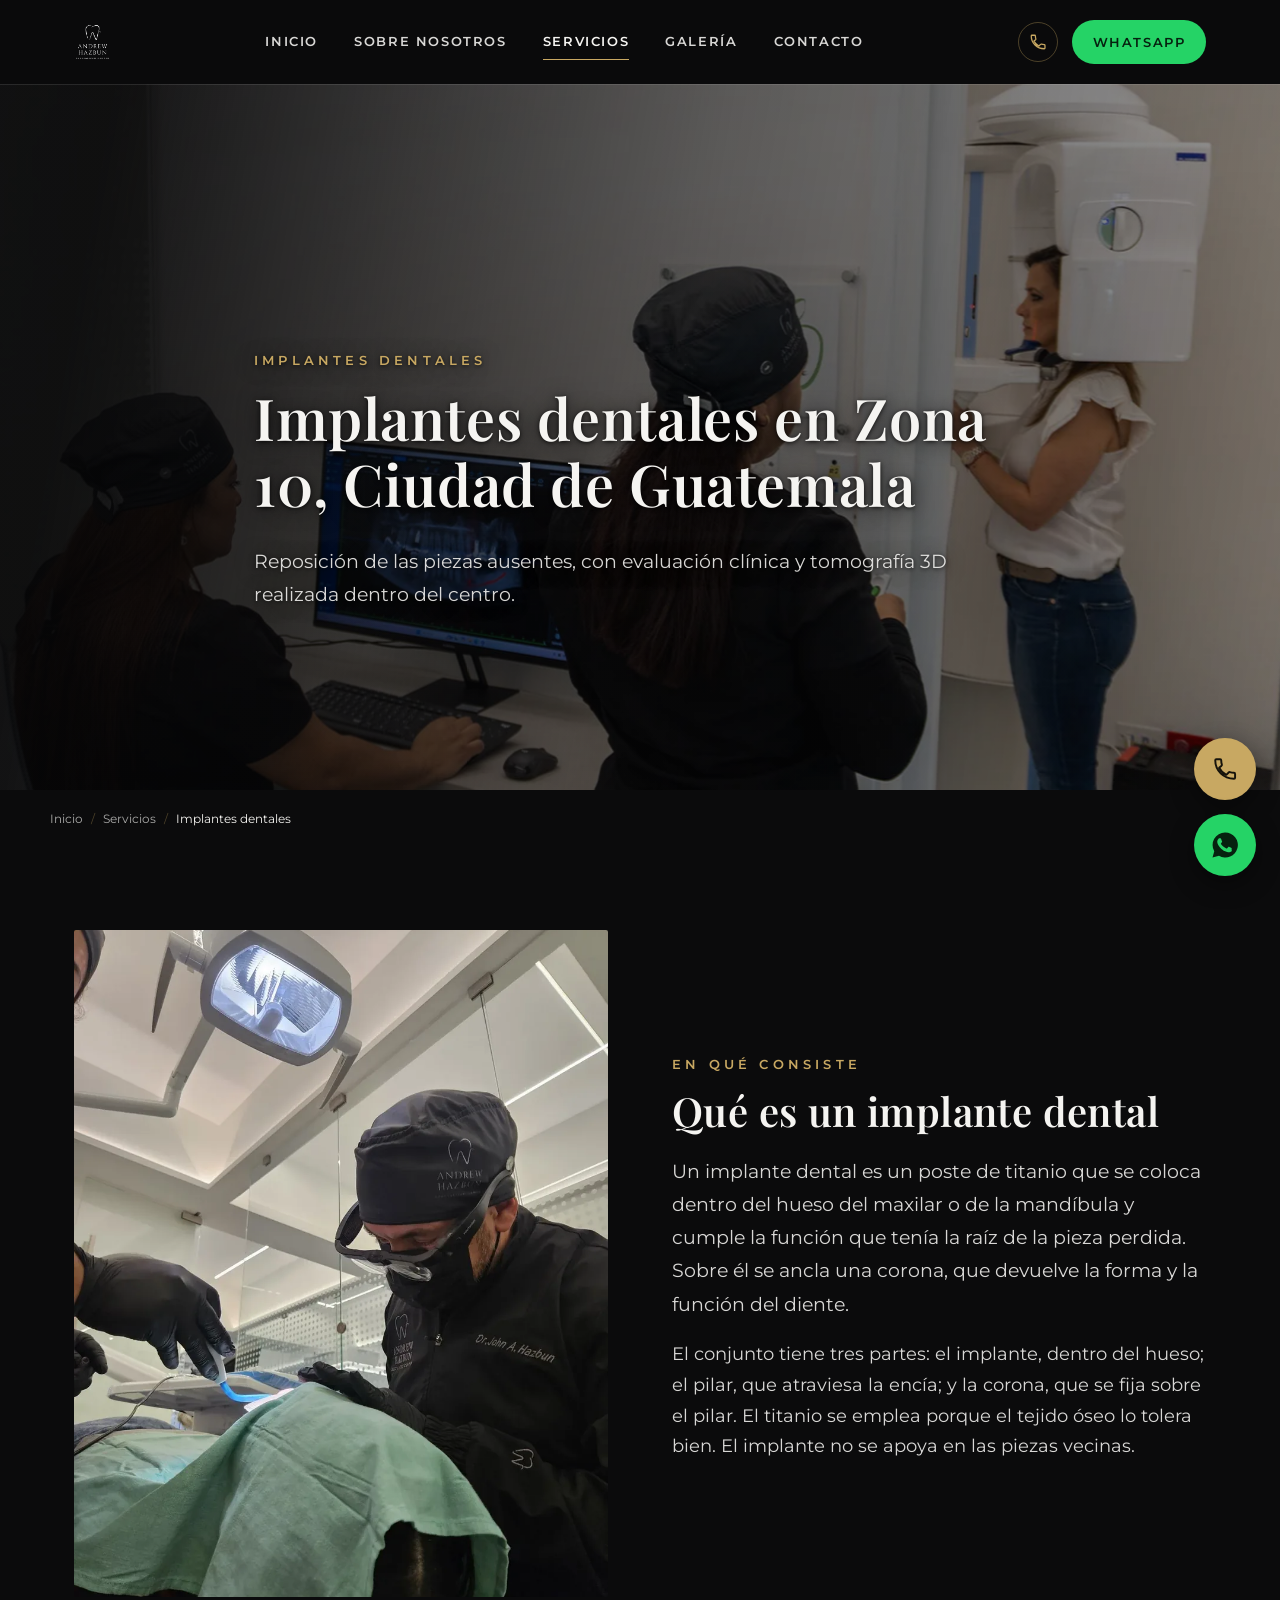
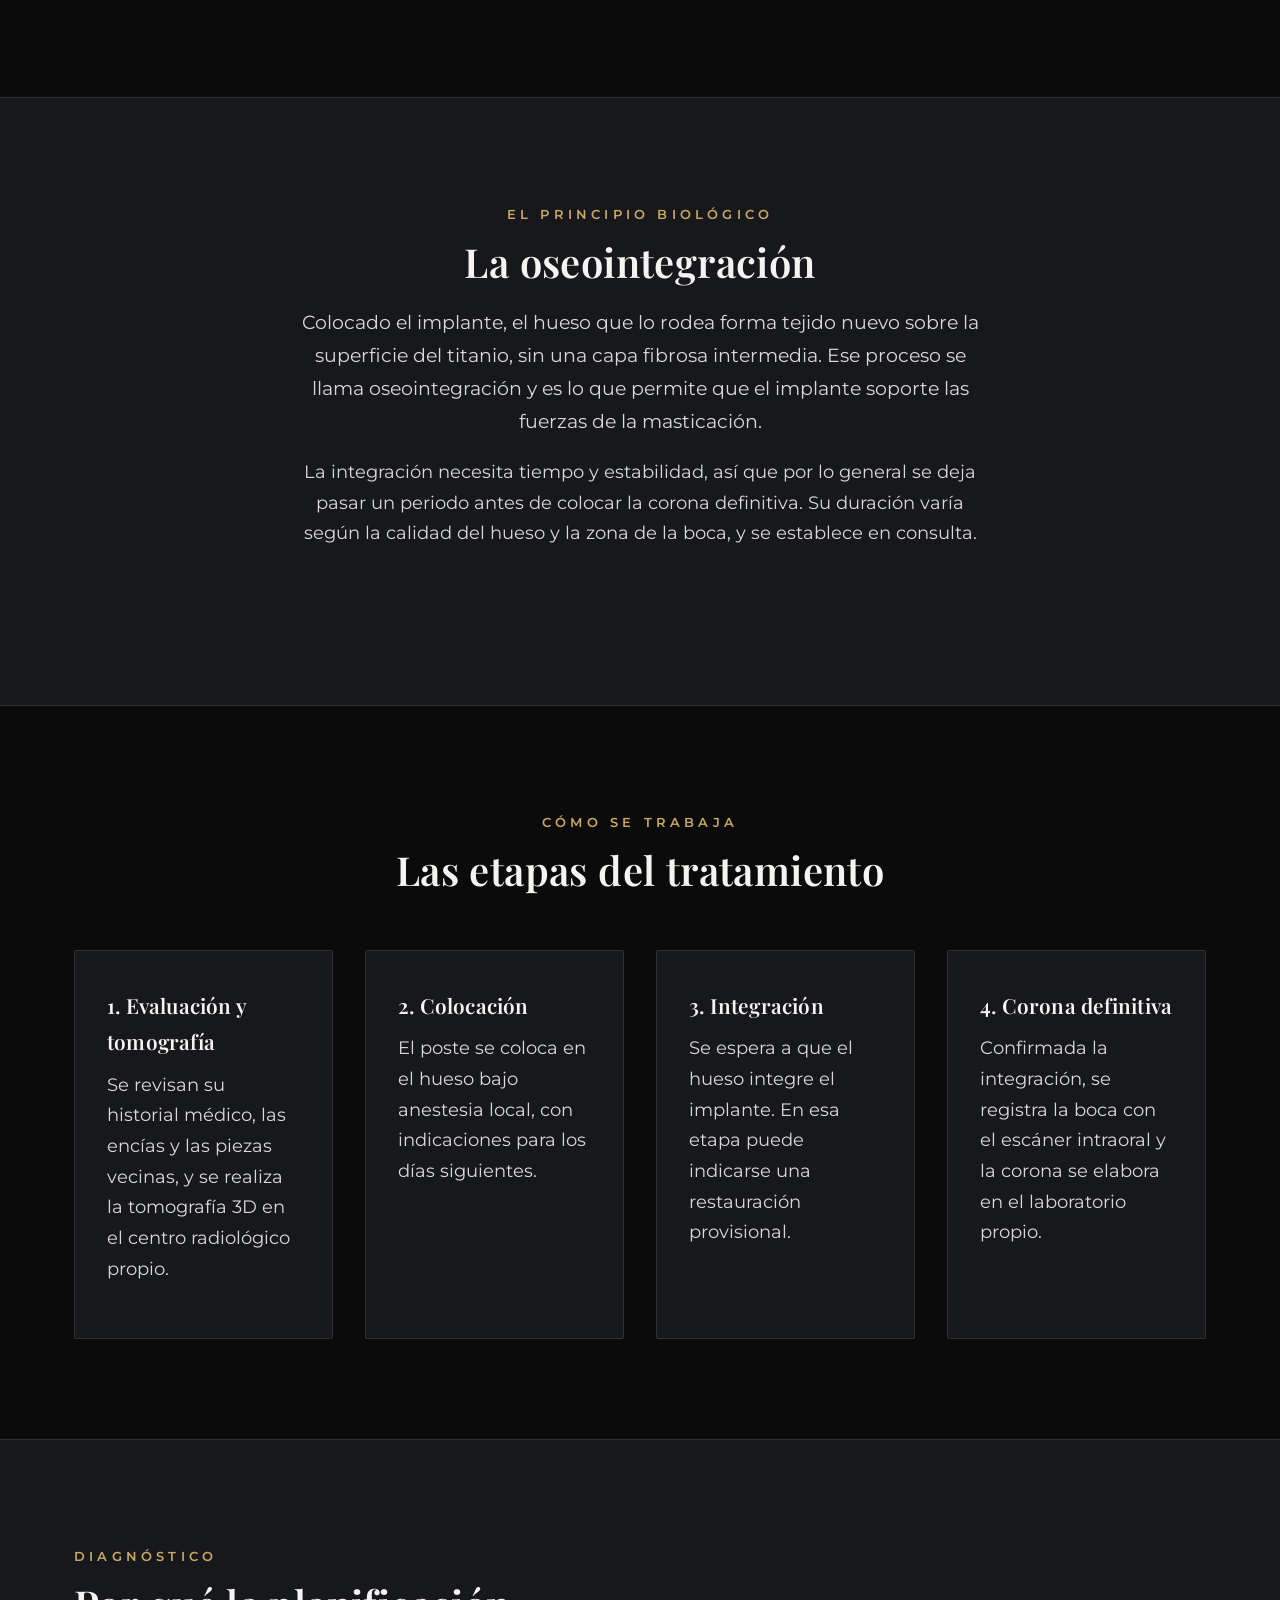
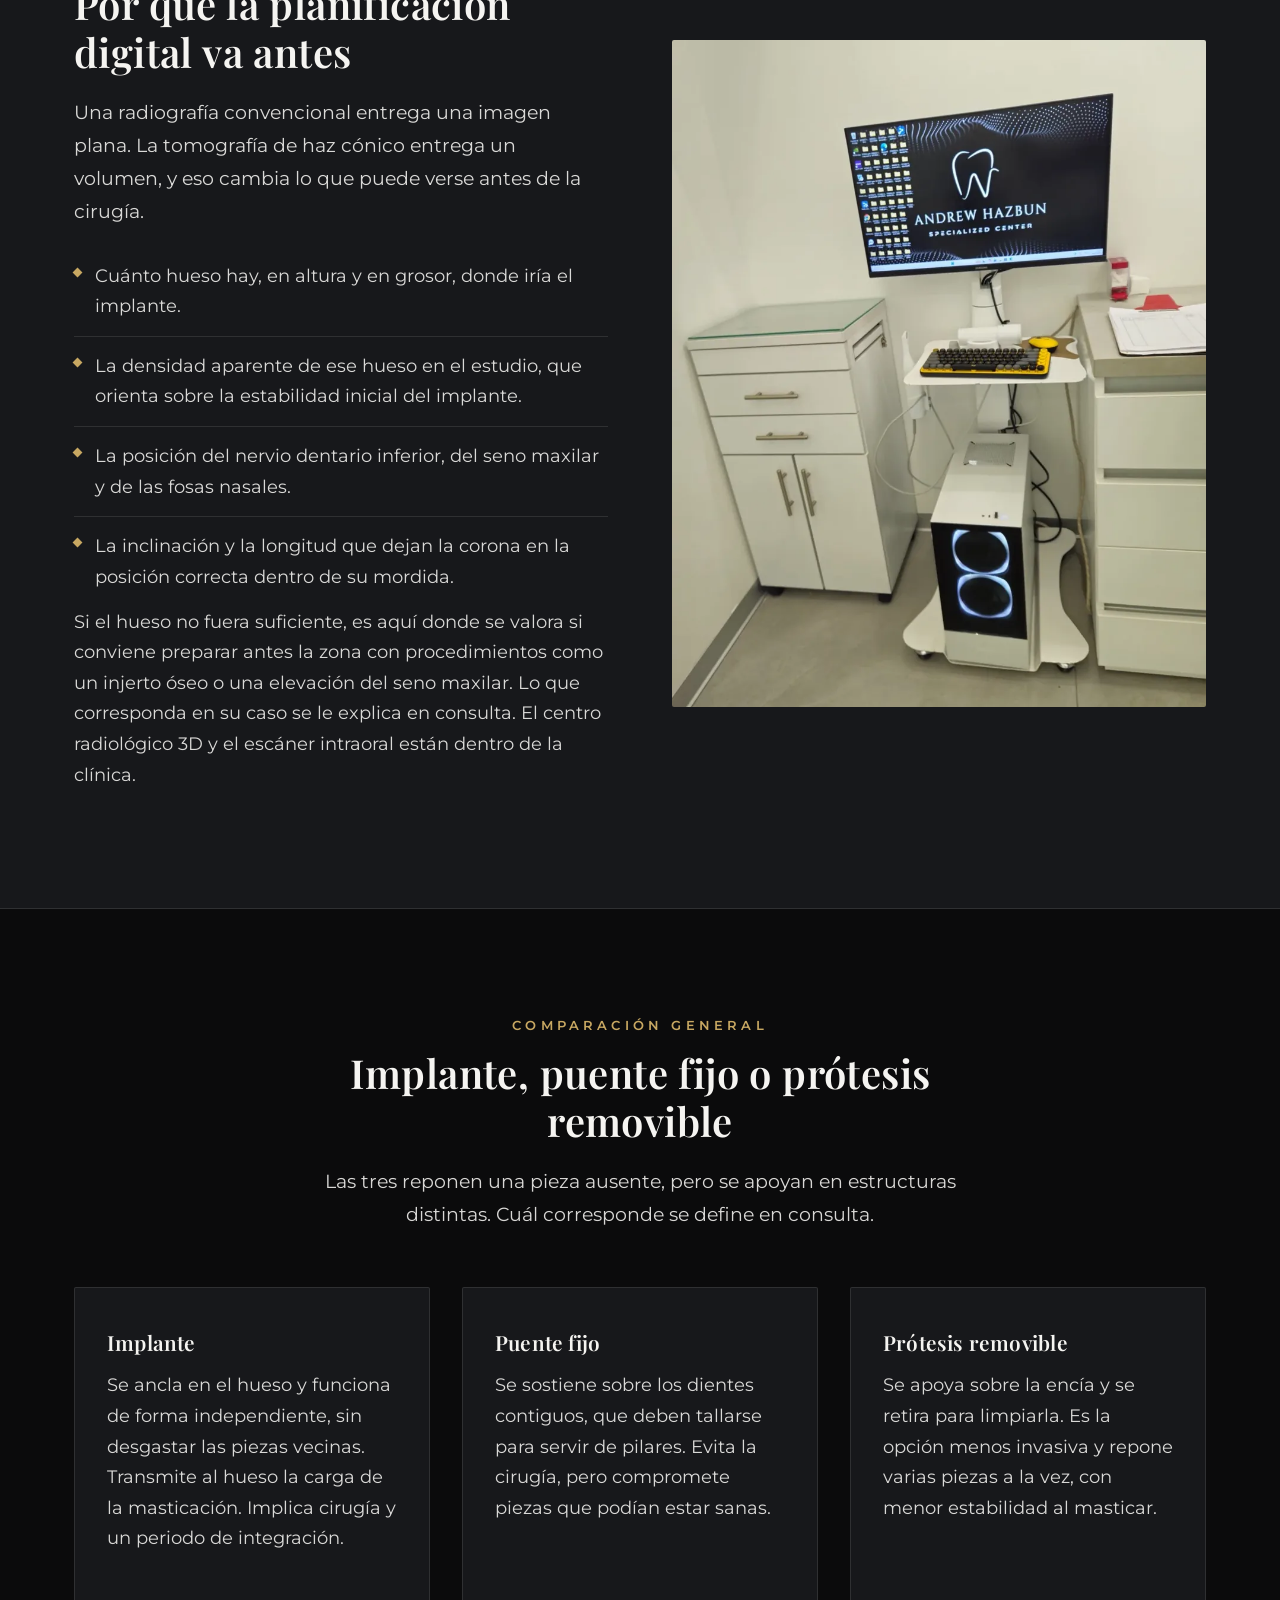
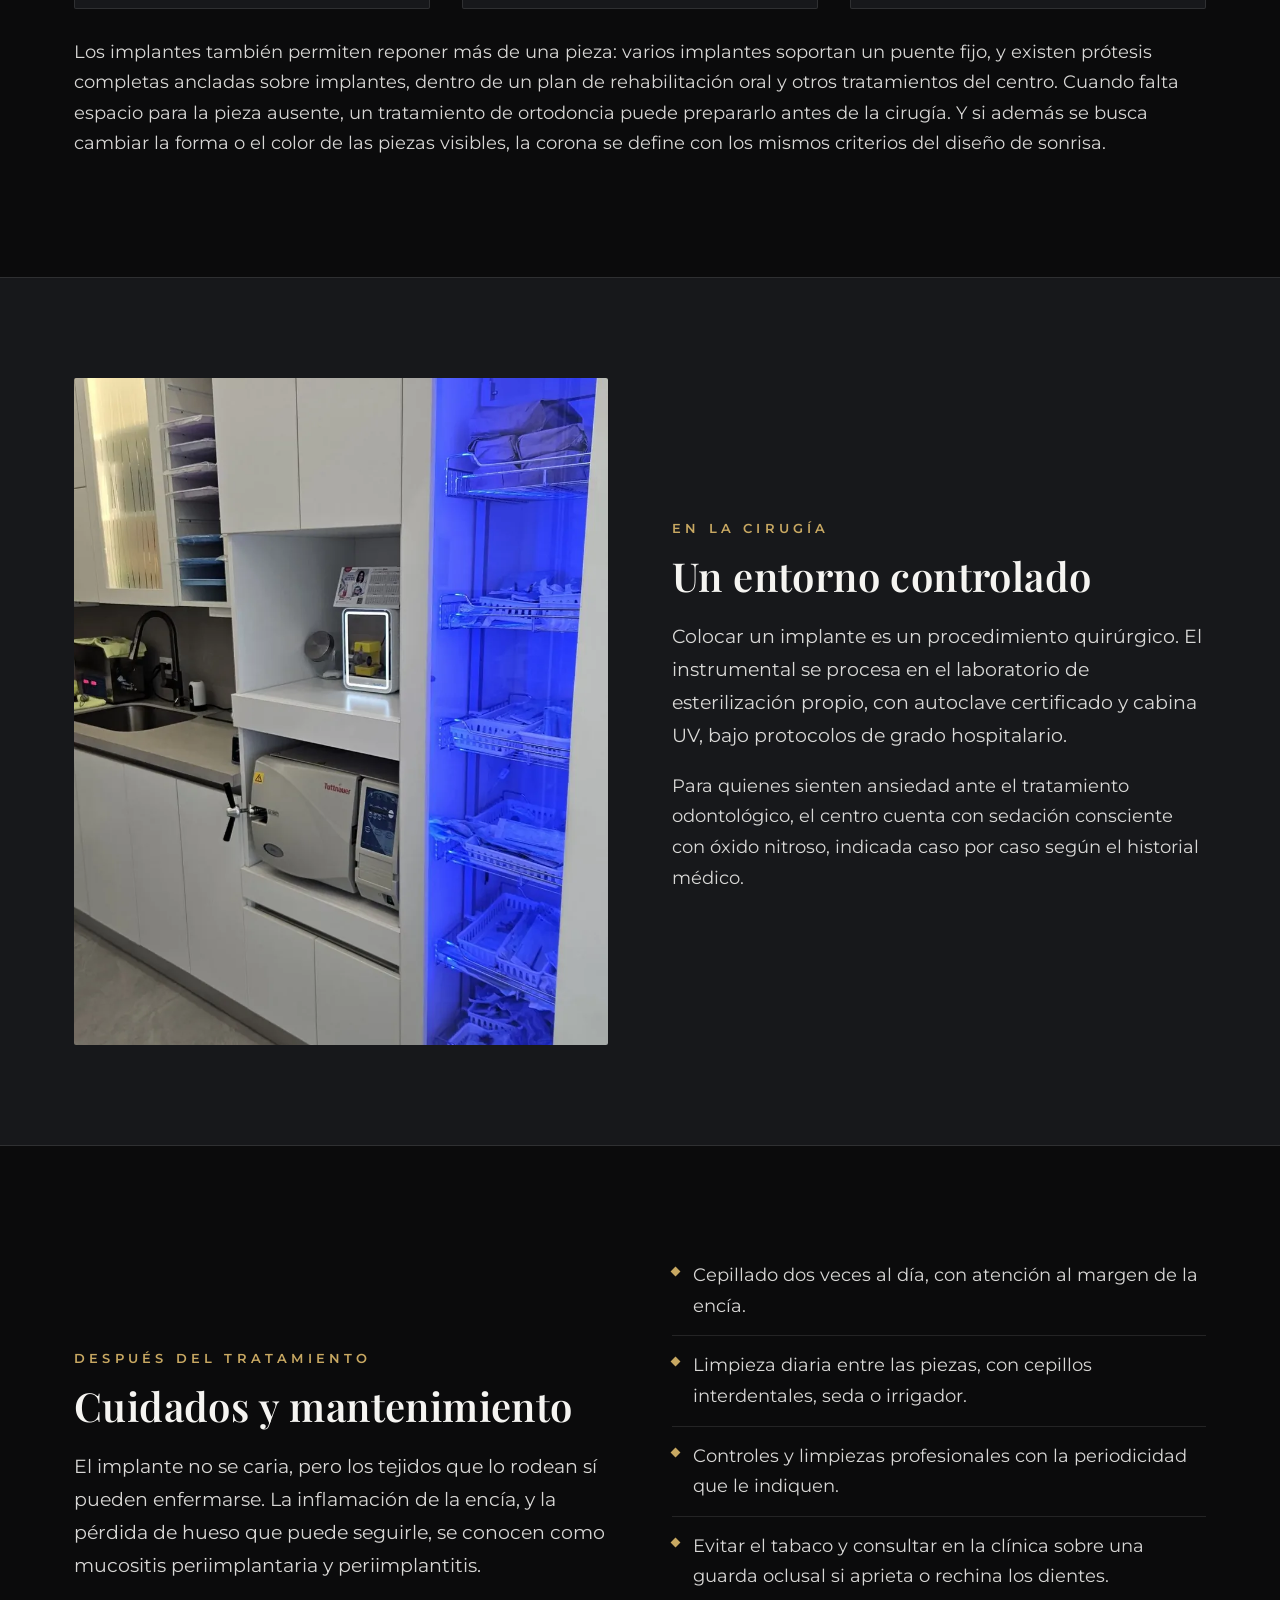
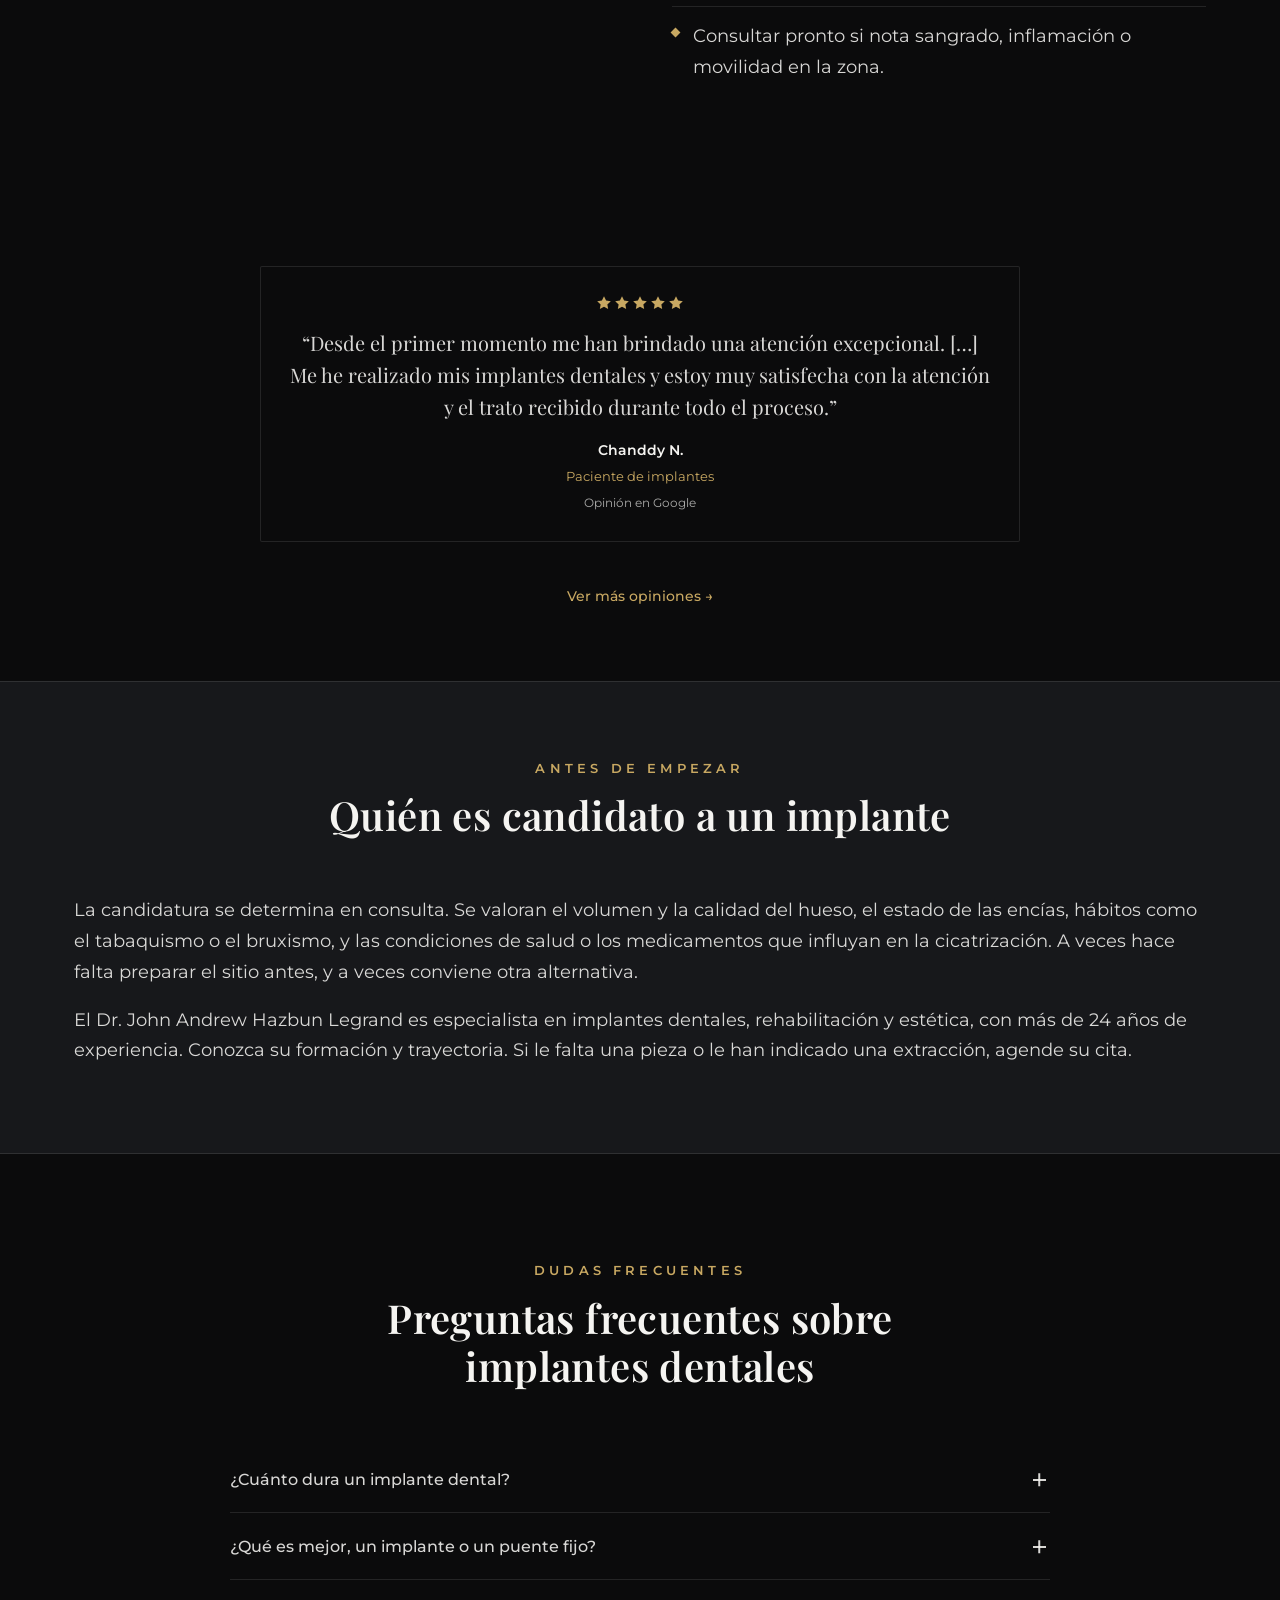
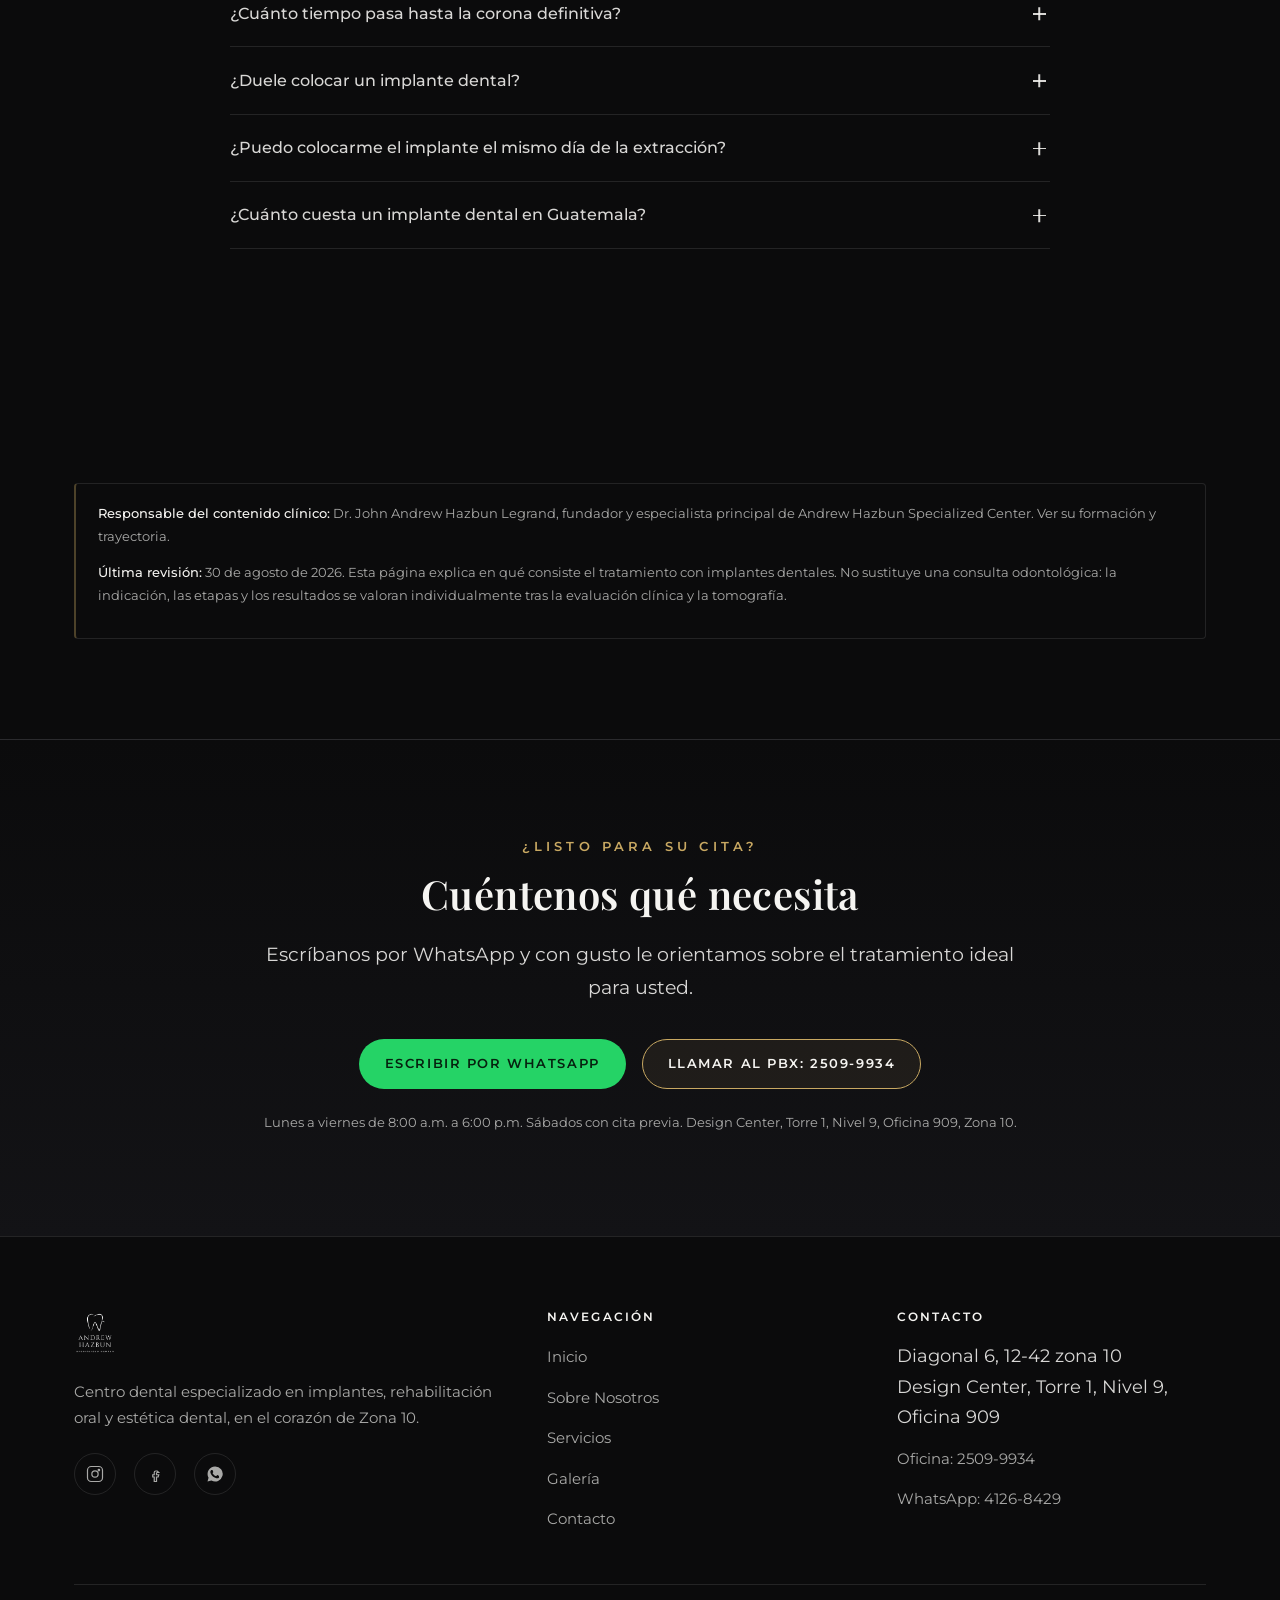
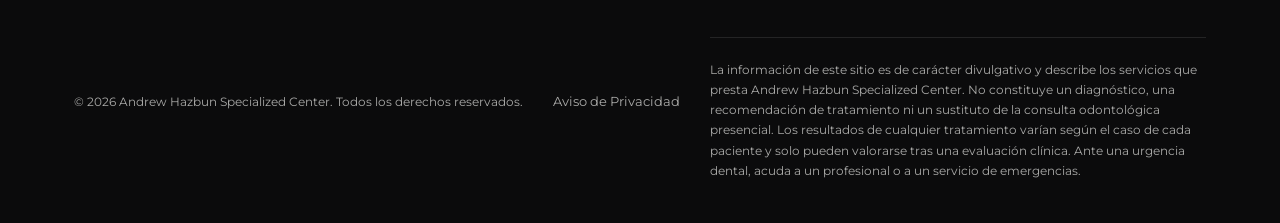
<file: implantes-dentales.html>
<!DOCTYPE html>
<html lang="es">
<head>
<meta charset="UTF-8">
<meta name="viewport" content="width=device-width, initial-scale=1.0">
<title>Implantes Dentales en Zona 10, Guatemala | Andrew Hazbun</title>
<meta name="description" content="Implantes dentales en Zona 10, Guatemala. Planificación con tomografía 3D propia y sedación consciente si la necesita. Agende su valoración.">
<link rel="canonical" href="https://andrewhazbun.com/implantes-dentales.html">
<link rel="icon" type="image/png" sizes="32x32" href="images/favicon-32.png">
<link rel="apple-touch-icon" sizes="180x180" href="images/favicon-180.png">
  <link rel="preconnect" href="https://fonts.googleapis.com">
  <link rel="preconnect" href="https://fonts.gstatic.com" crossorigin>
  <link rel="stylesheet" href="https://fonts.googleapis.com/css2?family=Playfair+Display:ital,wght@0,400;0,500;0,600;0,700;1,400;1,500&amp;family=Montserrat:wght@300;400;500;600;700&amp;family=Allura&amp;display=swap">
  <link rel="stylesheet" href="css/style.css?v=b19nov26">

<meta property="og:type" content="website">
<meta property="og:site_name" content="Andrew Hazbun Specialized Center">
<meta property="og:locale" content="es_GT">
<meta property="og:url" content="https://andrewhazbun.com/implantes-dentales.html">
<meta property="og:title" content="Implantes Dentales en Zona 10, Guatemala | Andrew Hazbun">
<meta property="og:description" content="Implantes dentales en Zona 10, Guatemala. Planificación con tomografía 3D propia y sedación consciente si la necesita. Agende su valoración.">
<meta property="og:image" content="https://andrewhazbun.com/images/og-preview.jpg">
<meta property="og:image:width" content="1200">
<meta property="og:image:height" content="630">
<meta property="og:image:alt" content="Andrew Hazbun Specialized Center, clínica dental en Design Center, Zona 10, Ciudad de Guatemala">
<meta name="twitter:card" content="summary_large_image">
<meta name="twitter:title" content="Implantes Dentales en Zona 10, Guatemala | Andrew Hazbun">
<meta name="twitter:description" content="Implantes dentales en Zona 10, Guatemala. Planificación con tomografía 3D propia y sedación consciente si la necesita. Agende su valoración.">
<meta name="twitter:image" content="https://andrewhazbun.com/images/og-preview.jpg">

  <script type="application/ld+json">
{
  "@context": "https://schema.org",
  "@type": "MedicalWebPage",
  "name": "Implantes dentales en Zona 10, Ciudad de Guatemala",
  "dateModified": "2026-08-30",
  "lastReviewed": "2026-08-30",
  "reviewedBy": {
    "@id": "https://andrewhazbun.com/sobre-nosotros.html#dr-hazbun"
  },
  "specialty": "Dentistry",
  "url": "https://andrewhazbun.com/implantes-dentales.html",
  "inLanguage": "es",
  "about": {
    "@id": "https://andrewhazbun.com/#clinica"
  },
  "mainEntity": {
    "@type": "MedicalProcedure",
    "name": "Implantes dentales",
    "description": "Reposición de una o varias piezas dentales ausentes mediante un poste de titanio que sustituye la raíz dentro del hueso del maxilar o de la mandíbula y sostiene una corona.",
    "howPerformed": "El tratamiento se planifica a partir de una evaluación clínica y de una tomografía 3D que muestra el volumen y la calidad del hueso disponible y la ubicación de las estructuras anatómicas de la zona. El implante se coloca en el hueso bajo anestesia local, se deja un periodo de integración para que el tejido óseo se una a la superficie del titanio y después se elabora y se ajusta la corona definitiva. La indicación, las etapas y los tiempos se valoran individualmente en consulta."
  }
}
  </script>
  <script type="application/ld+json">
{
  "@context": "https://schema.org",
  "@type": "BreadcrumbList",
  "itemListElement": [
    {
      "@type": "ListItem",
      "position": 1,
      "name": "Inicio",
      "item": "https://andrewhazbun.com/"
    },
    {
      "@type": "ListItem",
      "position": 2,
      "name": "Servicios",
      "item": "https://andrewhazbun.com/servicios.html"
    },
    {
      "@type": "ListItem",
      "position": 3,
      "name": "Implantes dentales",
      "item": "https://andrewhazbun.com/implantes-dentales.html"
    }
  ]
}
  </script>
  <script type="application/ld+json">
{
  "@context": "https://schema.org",
  "@type": "FAQPage",
  "mainEntity": [
    {
      "@type": "Question",
      "name": "¿Cuánto dura un implante dental?",
      "acceptedAnswer": {
        "@type": "Answer",
        "text": "Su permanencia depende de la salud del hueso y de la encía que lo rodean, de la higiene diaria, de los controles y de hábitos como el tabaquismo. No puede fijarse de antemano una duración exacta, y por eso se valora en cada revisión."
      }
    },
    {
      "@type": "Question",
      "name": "¿Qué es mejor, un implante o un puente fijo?",
      "acceptedAnswer": {
        "@type": "Answer",
        "text": "Depende del caso. El implante no involucra a las piezas vecinas y transmite la carga al hueso; el puente evita la cirugía, pero exige tallar los dientes contiguos. Se decide tras revisar esas piezas y el hueso disponible."
      }
    },
    {
      "@type": "Question",
      "name": "¿Cuánto tiempo pasa hasta la corona definitiva?",
      "acceptedAnswer": {
        "@type": "Answer",
        "text": "Entre la cirugía y la corona se deja un periodo para que el hueso integre el implante. Su duración varía según la calidad del hueso y la zona de la boca, así que no hay un plazo igual para todos."
      }
    },
    {
      "@type": "Question",
      "name": "¿Duele colocar un implante dental?",
      "acceptedAnswer": {
        "@type": "Answer",
        "text": "El procedimiento se realiza bajo anestesia local. Después es habitual cierta molestia e inflamación, cuya intensidad y duración varían de un paciente a otro, y que se maneja con las indicaciones del especialista. También existe la sedación consciente con óxido nitroso, indicada caso por caso."
      }
    },
    {
      "@type": "Question",
      "name": "¿Puedo colocarme el implante el mismo día de la extracción?",
      "acceptedAnswer": {
        "@type": "Answer",
        "text": "A veces el implante se coloca en el mismo acto de la extracción y otras conviene esperar a que el sitio cicatrice. Depende del motivo de la extracción, de si hay infección y del hueso que quede alrededor."
      }
    },
    {
      "@type": "Question",
      "name": "¿Cuánto cuesta un implante dental en Guatemala?",
      "acceptedAnswer": {
        "@type": "Answer",
        "text": "No existe un precio único. El costo depende de cuántas piezas se repongan, de si conviene preparar antes la zona y del tipo de corona que se indique. Lo que corresponde a su caso se le explica en la consulta de valoración, una vez hecho el estudio."
      }
    }
  ]
}
  </script>
  <meta name="theme-color" content="#0b0b0c">
  <link rel="preload" as="image" href="images/gallery-treatment-bts.webp" media="(max-width: 640px)" fetchpriority="high">
  <link rel="preload" as="image" href="images/tomography-h.webp" media="(min-width: 641px)" fetchpriority="high">
</head>
<body>
<a class="skip-link" href="#contenido">Saltar al contenido</a>

<header class="site-header">
  <div class="container">
    <a href="index.html" class="brand">
      <img src="images/logo-white.webp" alt="Andrew Hazbun Specialized Center" width="560" height="700">
    </a>
    <nav class="main-nav">
      <a href="index.html">Inicio</a>
      <a href="sobre-nosotros.html">Sobre Nosotros</a>
      <a href="servicios.html" class="active">Servicios</a>
      <a href="galeria.html">Galería</a>
      <a href="contacto.html">Contacto</a>
    </nav>
    <div class="nav-cta">
      <a class="nav-call" href="tel:+50225099934" aria-label="Llamar al PBX +502 2509 9934">
        <svg viewBox="0 0 24 24" fill="none" stroke="currentColor" stroke-width="1.7" stroke-linecap="round" stroke-linejoin="round"><path d="M6.6 10.8c1.4 2.8 3.8 5.2 6.6 6.6l2.2-2.2c.3-.3.7-.4 1.1-.3 1.2.4 2.5.6 3.8.6.6 0 1 .4 1 1V20c0 .6-.4 1-1 1C10.6 21 3 13.4 3 4c0-.6.4-1 1-1h3.5c.6 0 1 .4 1 1 0 1.3.2 2.6.6 3.8.1.4 0 .8-.3 1.1L6.6 10.8z"/></svg>
      </a>
      <a class="btn btn-whatsapp nav-wa" href="https://wa.me/50241268429?text=Hola%2C%20me%20gustar%C3%ADa%20agendar%20una%20cita%20en%20Andrew%20Hazbun%20Specialized%20Center." target="_blank" rel="noopener">
        <svg viewBox="0 0 24 24" fill="currentColor"><path d="M12 2a10 10 0 0 0-8.6 15L2 22l5.2-1.4A10 10 0 1 0 12 2zm5.6 14.3c-.2.7-1.4 1.3-2 1.4-.5.1-1.1.1-1.8-.1-.4-.1-1-.3-1.7-.6-3-1.3-5-4.3-5.1-4.5-.2-.2-1.2-1.6-1.2-3.1s.8-2.2 1-2.5c.3-.3.6-.4.8-.4h.6c.2 0 .4 0 .6.5.2.5.7 1.8.8 1.9.1.2.1.4 0 .6-.1.2-.1.3-.3.5l-.4.5c-.1.2-.3.3-.1.6.2.3.8 1.3 1.8 2.1 1.2 1 2.2 1.4 2.5 1.5.3.1.5.1.6-.1.2-.2.7-.8.9-1.1.2-.3.4-.2.6-.1l1.7.8c.2.1.4.2.4.4.1.2.1.9-.1 1.6z"/></svg>
        <span class="btn-label">WhatsApp</span>
      </a>
      <button class="nav-toggle" aria-label="Abrir menú" aria-expanded="false">☰</button>
    </div>
  </div>
</header>

<section class="hero hero-sub">
  <div class="hero-bg hero-bg-implantes-dentales"></div>
  <div class="hero-overlay"></div>
  <div class="container">
    <div class="hero-inner">
      <span class="eyebrow reveal">Implantes dentales</span>
      <h1 class="reveal reveal-1">Implantes dentales en Zona 10, Ciudad de Guatemala</h1>
      <p class="lede reveal reveal-2">Reposición de las piezas ausentes, con evaluación clínica y tomografía 3D realizada dentro del centro.</p>
    </div>
  </div>
</section>

<nav class="breadcrumb container" aria-label="Ruta de navegación">
  <ol>
    <li><a href="index.html">Inicio</a></li>
    <li><a href="servicios.html">Servicios</a></li>
    <li><span aria-current="page">Implantes dentales</span></li>
  </ol>
</nav>

<section id="contenido">
  <div class="container">
    <div class="split">
      <div class="split-media reveal">
        <img src="images/gallery-treatment-closeup.webp" alt="Detalle de un tratamiento odontológico en Andrew Hazbun Specialized Center" loading="lazy" decoding="async" width="1050" height="1400" srcset="images/gallery-treatment-closeup-900.webp 900w, images/gallery-treatment-closeup.webp 1050w" sizes="(max-width: 900px) 100vw, 50vw">
      </div>
      <div class="reveal reveal-2">
        <span class="eyebrow">En qué consiste</span>
        <h2>Qué es un implante dental</h2>
        <p class="lede">Un implante dental es un poste de titanio que se coloca dentro del hueso del maxilar o de la mandíbula y cumple la función que tenía la raíz de la pieza perdida. Sobre él se ancla una corona, que devuelve la forma y la función del diente.</p>
        <p>El conjunto tiene tres partes: el implante, dentro del hueso; el pilar, que atraviesa la encía; y la corona, que se fija sobre el pilar. El titanio se emplea porque el tejido óseo lo tolera bien. El implante no se apoya en las piezas vecinas.</p>
      </div>
    </div>
  </div>
</section>

<section class="section-alt">
  <div class="container">
    <div class="section-head center reveal">
      <span class="eyebrow">El principio biológico</span>
      <h2>La oseointegración</h2>
      <p class="lede center">Colocado el implante, el hueso que lo rodea forma tejido nuevo sobre la superficie del titanio, sin una capa fibrosa intermedia. Ese proceso se llama oseointegración y es lo que permite que el implante soporte las fuerzas de la masticación.</p>
      <p class="center">La integración necesita tiempo y estabilidad, así que por lo general se deja pasar un periodo antes de colocar la corona definitiva. Su duración varía según la calidad del hueso y la zona de la boca, y se establece en consulta.</p>
    </div>
  </div>
</section>

<section>
  <div class="container">
    <div class="section-head center reveal">
      <span class="eyebrow">Cómo se trabaja</span>
      <h2>Las etapas del tratamiento</h2>
    </div>
    <div class="grid grid-4">
      <div class="card reveal reveal-1">
        <h3>1. Evaluación y tomografía</h3>
        <p>Se revisan su historial médico, las encías y las piezas vecinas, y se realiza la tomografía 3D en el centro radiológico propio.</p>
      </div>
      <div class="card reveal reveal-2">
        <h3>2. Colocación</h3>
        <p>El poste se coloca en el hueso bajo anestesia local, con indicaciones para los días siguientes.</p>
      </div>
      <div class="card reveal reveal-3">
        <h3>3. Integración</h3>
        <p>Se espera a que el hueso integre el implante. En esa etapa puede indicarse una restauración provisional.</p>
      </div>
      <div class="card reveal reveal-4">
        <h3>4. Corona definitiva</h3>
        <p>Confirmada la integración, se registra la boca con el escáner intraoral y la corona se elabora en el laboratorio propio.</p>
      </div>
    </div>
  </div>
</section>

<section class="section-alt">
  <div class="container">
    <div class="split reverse">
      <div class="split-media reveal">
        <img src="images/intraoral-scanner-device.webp" alt="Escáner intraoral digital del laboratorio propio de la clínica" loading="lazy" decoding="async" width="1050" height="1400" srcset="images/intraoral-scanner-device-900.webp 900w, images/intraoral-scanner-device.webp 1050w" sizes="(max-width: 900px) 100vw, 50vw">
      </div>
      <div class="reveal reveal-2">
        <span class="eyebrow">Diagnóstico</span>
        <h2>Por qué la planificación digital va antes</h2>
        <p class="lede">Una radiografía convencional entrega una imagen plana. La tomografía de haz cónico entrega un volumen, y eso cambia lo que puede verse antes de la cirugía.</p>
        <ul class="check-list">
          <li>Cuánto hueso hay, en altura y en grosor, donde iría el implante.</li>
          <li>La densidad aparente de ese hueso en el estudio, que orienta sobre la estabilidad inicial del implante.</li>
          <li>La posición del nervio dentario inferior, del seno maxilar y de las fosas nasales.</li>
          <li>La inclinación y la longitud que dejan la corona en la posición correcta dentro de su mordida.</li>
        </ul>
        <p>Si el hueso no fuera suficiente, es aquí donde se valora si conviene preparar antes la zona con procedimientos como un injerto óseo o una elevación del seno maxilar. Lo que corresponda en su caso se le explica en consulta. El centro radiológico 3D y el escáner intraoral están dentro de la clínica.</p>
      </div>
    </div>
  </div>
</section>

<section>
  <div class="container">
    <div class="section-head center reveal">
      <span class="eyebrow">Comparación general</span>
      <h2>Implante, puente fijo o prótesis removible</h2>
      <p class="lede center">Las tres reponen una pieza ausente, pero se apoyan en estructuras distintas. Cuál corresponde se define en consulta.</p>
    </div>
    <div class="grid grid-3">
      <div class="card reveal reveal-1">
        <h3>Implante</h3>
        <p>Se ancla en el hueso y funciona de forma independiente, sin desgastar las piezas vecinas. Transmite al hueso la carga de la masticación. Implica cirugía y un periodo de integración.</p>
      </div>
      <div class="card reveal reveal-2">
        <h3>Puente fijo</h3>
        <p>Se sostiene sobre los dientes contiguos, que deben tallarse para servir de pilares. Evita la cirugía, pero compromete piezas que podían estar sanas.</p>
      </div>
      <div class="card reveal reveal-3">
        <h3>Prótesis removible</h3>
        <p>Se apoya sobre la encía y se retira para limpiarla. Es la opción menos invasiva y repone varias piezas a la vez, con menor estabilidad al masticar.</p>
      </div>
    </div>
    <p class="reveal" style="margin-top:28px;">Los implantes también permiten reponer más de una pieza: varios implantes soportan un puente fijo, y existen prótesis completas ancladas sobre implantes, dentro de un plan de <a href="servicios.html">rehabilitación oral y otros tratamientos del centro</a>. Cuando falta espacio para la pieza ausente, un tratamiento de <a href="ortodoncia.html">ortodoncia</a> puede prepararlo antes de la cirugía. Y si además se busca cambiar la forma o el color de las piezas visibles, la corona se define con los mismos criterios del <a href="diseno-de-sonrisa.html">diseño de sonrisa</a>.</p>
  </div>
</section>

<section class="section-alt">
  <div class="container">
    <div class="split">
      <div class="split-media reveal">
        <img src="images/sterilization-lab.webp" alt="Laboratorio de esterilización propio de la clínica, con autoclave y cabina UV" loading="lazy" decoding="async" width="1013" height="1800" srcset="images/sterilization-lab-900.webp 900w, images/sterilization-lab.webp 1013w" sizes="(max-width: 900px) 100vw, 50vw">
      </div>
      <div class="reveal reveal-2">
        <span class="eyebrow">En la cirugía</span>
        <h2>Un entorno controlado</h2>
        <p class="lede">Colocar un implante es un procedimiento quirúrgico. El instrumental se procesa en el laboratorio de esterilización propio, con autoclave certificado y cabina UV, bajo protocolos de grado hospitalario.</p>
        <p>Para quienes sienten ansiedad ante el tratamiento odontológico, el centro cuenta con sedación consciente con óxido nitroso, indicada caso por caso según el historial médico.</p>
      </div>
    </div>
  </div>
</section>

<section>
  <div class="container">
    <div class="split reverse">
      <div class="reveal">
        <span class="eyebrow">Después del tratamiento</span>
        <h2>Cuidados y mantenimiento</h2>
        <p class="lede">El implante no se caria, pero los tejidos que lo rodean sí pueden enfermarse. La inflamación de la encía, y la pérdida de hueso que puede seguirle, se conocen como mucositis periimplantaria y periimplantitis.</p>
      </div>
      <div class="reveal reveal-2">
        <ul class="check-list">
          <li>Cepillado dos veces al día, con atención al margen de la encía.</li>
          <li>Limpieza diaria entre las piezas, con cepillos interdentales, seda o irrigador.</li>
          <li>Controles y limpiezas profesionales con la periodicidad que le indiquen.</li>
          <li>Evitar el tabaco y consultar en la clínica sobre una guarda oclusal si aprieta o rechina los dientes.</li>
          <li>Consultar pronto si nota sangrado, inflamación o movilidad en la zona.</li>
        </ul>
      </div>
    </div>
  </div>
</section>

<section class="section-tight">
  <div class="container">
    <figure class="review-card review-single reveal">
      <span class="stars" aria-label="5 de 5 estrellas"><svg viewBox="0 0 20 20" aria-hidden="true"><path d="M10 1.5l2.6 5.4 5.9.8-4.3 4.1 1 5.8L10 14.8l-5.2 2.8 1-5.8L1.5 7.7l5.9-.8z"/></svg><svg viewBox="0 0 20 20" aria-hidden="true"><path d="M10 1.5l2.6 5.4 5.9.8-4.3 4.1 1 5.8L10 14.8l-5.2 2.8 1-5.8L1.5 7.7l5.9-.8z"/></svg><svg viewBox="0 0 20 20" aria-hidden="true"><path d="M10 1.5l2.6 5.4 5.9.8-4.3 4.1 1 5.8L10 14.8l-5.2 2.8 1-5.8L1.5 7.7l5.9-.8z"/></svg><svg viewBox="0 0 20 20" aria-hidden="true"><path d="M10 1.5l2.6 5.4 5.9.8-4.3 4.1 1 5.8L10 14.8l-5.2 2.8 1-5.8L1.5 7.7l5.9-.8z"/></svg><svg viewBox="0 0 20 20" aria-hidden="true"><path d="M10 1.5l2.6 5.4 5.9.8-4.3 4.1 1 5.8L10 14.8l-5.2 2.8 1-5.8L1.5 7.7l5.9-.8z"/></svg></span>
      <blockquote>“Desde el primer momento me han brindado una atención excepcional. […] Me he realizado mis implantes dentales y estoy muy satisfecha con la atención y el trato recibido durante todo el proceso.”</blockquote>
      <figcaption><strong>Chanddy N.</strong><span class="review-tag">Paciente de implantes</span><span class="review-src">Opinión en Google</span></figcaption>
    </figure>
    <div class="text-center" style="margin-top:1.6em;"><a class="link-more" href="index.html#opiniones">Ver más opiniones →</a></div>
  </div>
</section>

<section class="section-alt section-tight">
  <div class="container">
    <div class="section-head center reveal">
      <span class="eyebrow">Antes de empezar</span>
      <h2>Quién es candidato a un implante</h2>
    </div>
    <div class="reveal reveal-2">
      <p>La candidatura se determina en consulta. Se valoran el volumen y la calidad del hueso, el estado de las encías, hábitos como el tabaquismo o el bruxismo, y las condiciones de salud o los medicamentos que influyan en la cicatrización. A veces hace falta preparar el sitio antes, y a veces conviene otra alternativa.</p>
      <p>El Dr. John Andrew Hazbun Legrand es especialista en implantes dentales, rehabilitación y estética, con más de 24 años de experiencia. <a href="sobre-nosotros.html">Conozca su formación y trayectoria</a>. Si le falta una pieza o le han indicado una extracción, <a href="contacto.html">agende su cita</a>.</p>
    </div>
  </div>
</section>

<section>
  <div class="container">
    <div class="section-head center reveal">
      <span class="eyebrow">Dudas frecuentes</span>
      <h2>Preguntas frecuentes sobre implantes dentales</h2>
    </div>
    <div class="faq reveal reveal-2">
      <details class="faq-item">
        <summary>¿Cuánto dura un implante dental?</summary>
        <p>Su permanencia depende de la salud del hueso y de la encía que lo rodean, de la higiene diaria, de los controles y de hábitos como el tabaquismo. No puede fijarse de antemano una duración exacta, y por eso se valora en cada revisión.</p>
      </details>
      <details class="faq-item">
        <summary>¿Qué es mejor, un implante o un puente fijo?</summary>
        <p>Depende del caso. El implante no involucra a las piezas vecinas y transmite la carga al hueso; el puente evita la cirugía, pero exige tallar los dientes contiguos. Se decide tras revisar esas piezas y el hueso disponible.</p>
      </details>
      <details class="faq-item">
        <summary>¿Cuánto tiempo pasa hasta la corona definitiva?</summary>
        <p>Entre la cirugía y la corona se deja un periodo para que el hueso integre el implante. Su duración varía según la calidad del hueso y la zona de la boca, así que no hay un plazo igual para todos.</p>
      </details>
      <details class="faq-item">
        <summary>¿Duele colocar un implante dental?</summary>
        <p>El procedimiento se realiza bajo anestesia local. Después es habitual cierta molestia e inflamación, cuya intensidad y duración varían de un paciente a otro, y que se maneja con las indicaciones del especialista. También existe la sedación consciente con óxido nitroso, indicada caso por caso.</p>
      </details>
      <details class="faq-item">
        <summary>¿Puedo colocarme el implante el mismo día de la extracción?</summary>
        <p>A veces el implante se coloca en el mismo acto de la extracción y otras conviene esperar a que el sitio cicatrice. Depende del motivo de la extracción, de si hay infección y del hueso que quede alrededor.</p>
      </details>
      <details class="faq-item">
        <summary>¿Cuánto cuesta un implante dental en Guatemala?</summary>
        <p>No existe un precio único. El costo depende de cuántas piezas se repongan, de si conviene preparar antes la zona y del tipo de corona que se indique. Lo que corresponde a su caso se le explica en la consulta de valoración, una vez hecho el estudio.</p>
      </details>
    </div>
  </div>
</section>

<section>
  <div class="container">
    <div class="content-meta reveal">
      <p><strong>Responsable del contenido clínico:</strong> Dr. John Andrew Hazbun Legrand, fundador y especialista principal de Andrew Hazbun Specialized Center. <a href="sobre-nosotros.html">Ver su formación y trayectoria</a>.</p>
      <p><strong>Última revisión:</strong> <time datetime="2026-08-30">30 de agosto de 2026</time>. Esta página explica en qué consiste el tratamiento con implantes dentales. No sustituye una consulta odontológica: la indicación, las etapas y los resultados se valoran individualmente tras la evaluación clínica y la tomografía.</p>
    </div>
  </div>
</section>

<section class="cta-band">
  <div class="container">
    <span class="eyebrow">¿Listo para su cita?</span>
    <h2>Cuéntenos qué necesita</h2>
    <p class="lede center">Escríbanos por WhatsApp y con gusto le orientamos sobre el tratamiento ideal para usted.</p>
    <div class="hero-actions" style="justify-content:center;">
      <a class="btn btn-whatsapp" href="https://wa.me/50241268429?text=Hola%2C%20me%20gustar%C3%ADa%20agendar%20una%20cita%20en%20Andrew%20Hazbun%20Specialized%20Center." target="_blank" rel="noopener">Escribir por WhatsApp</a>
      <a class="btn btn-call" href="tel:+50225099934">Llamar al PBX: 2509-9934</a>
    </div>
    <p class="cta-note">Lunes a viernes de 8:00 a.m. a 6:00 p.m. Sábados con cita previa. Design Center, Torre 1, Nivel 9, Oficina 909, Zona 10.</p>
  </div>
</section>

<footer class="site-footer">
  <div class="container">
    <div class="footer-grid">
      <div>
        <img src="images/logo-white.webp" alt="Andrew Hazbun Specialized Center" style="height:52px; width:auto; margin-bottom:1.2em;" width="560" height="700">
        <p>Centro dental especializado en implantes, rehabilitación oral y estética dental, en el corazón de Zona 10.</p>
        <div class="social-row" style="margin-top:1.2em;">
          <a href="https://www.instagram.com/andrewhazbun/" target="_blank" rel="noopener" aria-label="Instagram">
            <svg width="18" height="18" viewBox="0 0 24 24" fill="none" stroke="currentColor" stroke-width="1.6"><rect x="2" y="2" width="20" height="20" rx="5"/><circle cx="12" cy="12" r="4.2"/><circle cx="17.2" cy="6.8" r="1"/></svg>
          </a>
          <a href="https://www.facebook.com/andrewhazbundentalcenter" target="_blank" rel="noopener" aria-label="Facebook">
            <svg width="18" height="18" viewBox="0 0 24 24" fill="none" stroke="currentColor" stroke-width="1.6"><path d="M15 8h-2a2 2 0 0 0-2 2v3H9v3h2v6h3v-6h2.2l.8-3H14v-2c0-.6.4-1 1-1h2z"/></svg>
          </a>
          <a href="https://wa.me/50241268429" target="_blank" rel="noopener" aria-label="WhatsApp">
            <svg width="18" height="18" viewBox="0 0 24 24" fill="currentColor"><path d="M12 2a10 10 0 0 0-8.6 15L2 22l5.2-1.4A10 10 0 1 0 12 2zm5.6 14.3c-.2.7-1.4 1.3-2 1.4-.5.1-1.1.1-1.8-.1-.4-.1-1-.3-1.7-.6-3-1.3-5-4.3-5.1-4.5-.2-.2-1.2-1.6-1.2-3.1s.8-2.2 1-2.5c.3-.3.6-.4.8-.4h.6c.2 0 .4 0 .6.5.2.5.7 1.8.8 1.9.1.2.1.4 0 .6-.1.2-.1.3-.3.5l-.4.5c-.1.2-.3.3-.1.6.2.3.8 1.3 1.8 2.1 1.2 1 2.2 1.4 2.5 1.5.3.1.5.1.6-.1.2-.2.7-.8.9-1.1.2-.3.4-.2.6-.1l1.7.8c.2.1.4.2.4.4.1.2.1.9-.1 1.6z"/></svg>
          </a>
        </div>
      </div>
      <div>
        <h4>Navegación</h4>
        <ul>
          <li><a href="index.html">Inicio</a></li>
          <li><a href="sobre-nosotros.html">Sobre Nosotros</a></li>
          <li><a href="servicios.html">Servicios</a></li>
          <li><a href="galeria.html">Galería</a></li>
          <li><a href="contacto.html">Contacto</a></li>
        </ul>
      </div>
      <div>
        <h4>Contacto</h4>
        <ul>
          <li>Diagonal 6, 12-42 zona 10<br>Design Center, Torre 1, Nivel 9, Oficina 909</li>
          <li><a href="tel:+50225099934">Oficina: 2509-9934</a></li>
          <li><a href="https://wa.me/50241268429" target="_blank" rel="noopener">WhatsApp: 4126-8429</a></li>
        </ul>
      </div>
    </div>
    <div class="footer-bottom">
      <span>&copy; <span data-year></span> Andrew Hazbun Specialized Center. Todos los derechos reservados.</span>
      <a class="footer-legal" href="aviso-de-privacidad.html">Aviso de Privacidad</a>
      <p class="med-disclaimer">La información de este sitio es de carácter divulgativo y describe los servicios que presta Andrew Hazbun Specialized Center. No constituye un diagnóstico, una recomendación de tratamiento ni un sustituto de la consulta odontológica presencial. Los resultados de cualquier tratamiento varían según el caso de cada paciente y solo pueden valorarse tras una evaluación clínica. Ante una urgencia dental, acuda a un profesional o a un servicio de emergencias.</p>
    </div>
  </div>
</footer>

<div class="float-contact">
  <a class="float-call" href="tel:+50225099934" aria-label="Llamar al PBX +502 2509 9934">
    <svg viewBox="0 0 24 24" fill="none" stroke="#16130b" stroke-width="1.8" stroke-linecap="round" stroke-linejoin="round"><path d="M6.6 10.8c1.4 2.8 3.8 5.2 6.6 6.6l2.2-2.2c.3-.3.7-.4 1.1-.3 1.2.4 2.5.6 3.8.6.6 0 1 .4 1 1V20c0 .6-.4 1-1 1C10.6 21 3 13.4 3 4c0-.6.4-1 1-1h3.5c.6 0 1 .4 1 1 0 1.3.2 2.6.6 3.8.1.4 0 .8-.3 1.1L6.6 10.8z"/></svg>
  </a>
  <a class="float-whatsapp" href="https://wa.me/50241268429?text=Hola%2C%20me%20gustar%C3%ADa%20agendar%20una%20cita%20en%20Andrew%20Hazbun%20Specialized%20Center." target="_blank" rel="noopener" aria-label="Escribir por WhatsApp">
    <svg viewBox="0 0 24 24" fill="#06210f"><path d="M12 2a10 10 0 0 0-8.6 15L2 22l5.2-1.4A10 10 0 1 0 12 2zm5.6 14.3c-.2.7-1.4 1.3-2 1.4-.5.1-1.1.1-1.8-.1-.4-.1-1-.3-1.7-.6-3-1.3-5-4.3-5.1-4.5-.2-.2-1.2-1.6-1.2-3.1s.8-2.2 1-2.5c.3-.3.6-.4.8-.4h.6c.2 0 .4 0 .6.5.2.5.7 1.8.8 1.9.1.2.1.4 0 .6-.1.2-.1.3-.3.5l-.4.5c-.1.2-.3.3-.1.6.2.3.8 1.3 1.8 2.1 1.2 1 2.2 1.4 2.5 1.5.3.1.5.1.6-.1.2-.2.7-.8.9-1.1.2-.3.4-.2.6-.1l1.7.8c.2.1.4.2.4.4.1.2.1.9-.1 1.6z"/></svg>
  </a>
</div>

<script src="js/script.js?v=m25nov26"></script>

<!-- Cloudflare Web Analytics --><script defer src='https://static.cloudflareinsights.com/beacon.min.js' data-cf-beacon='{"token": "6b5baa484f62423aa027d649e8868441"}'></script><!-- End Cloudflare Web Analytics -->
</body>
</html>
</file>
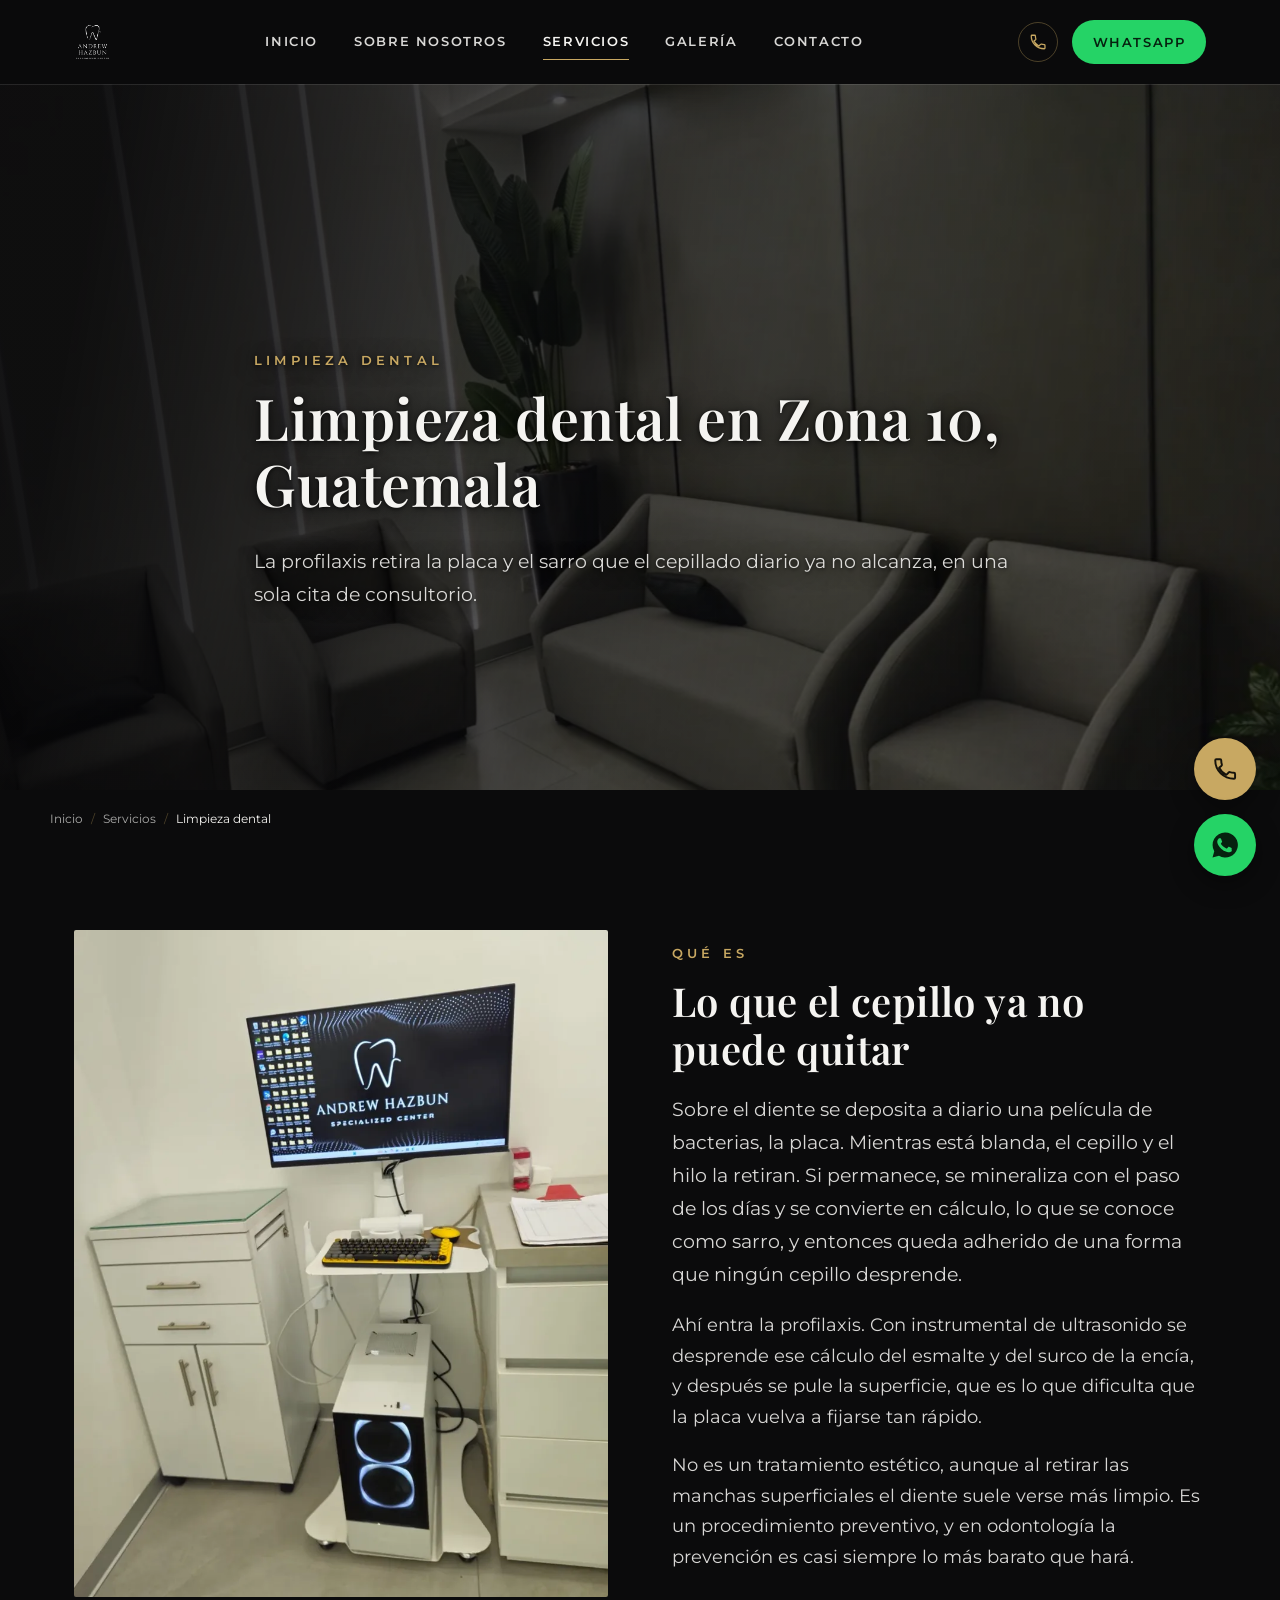
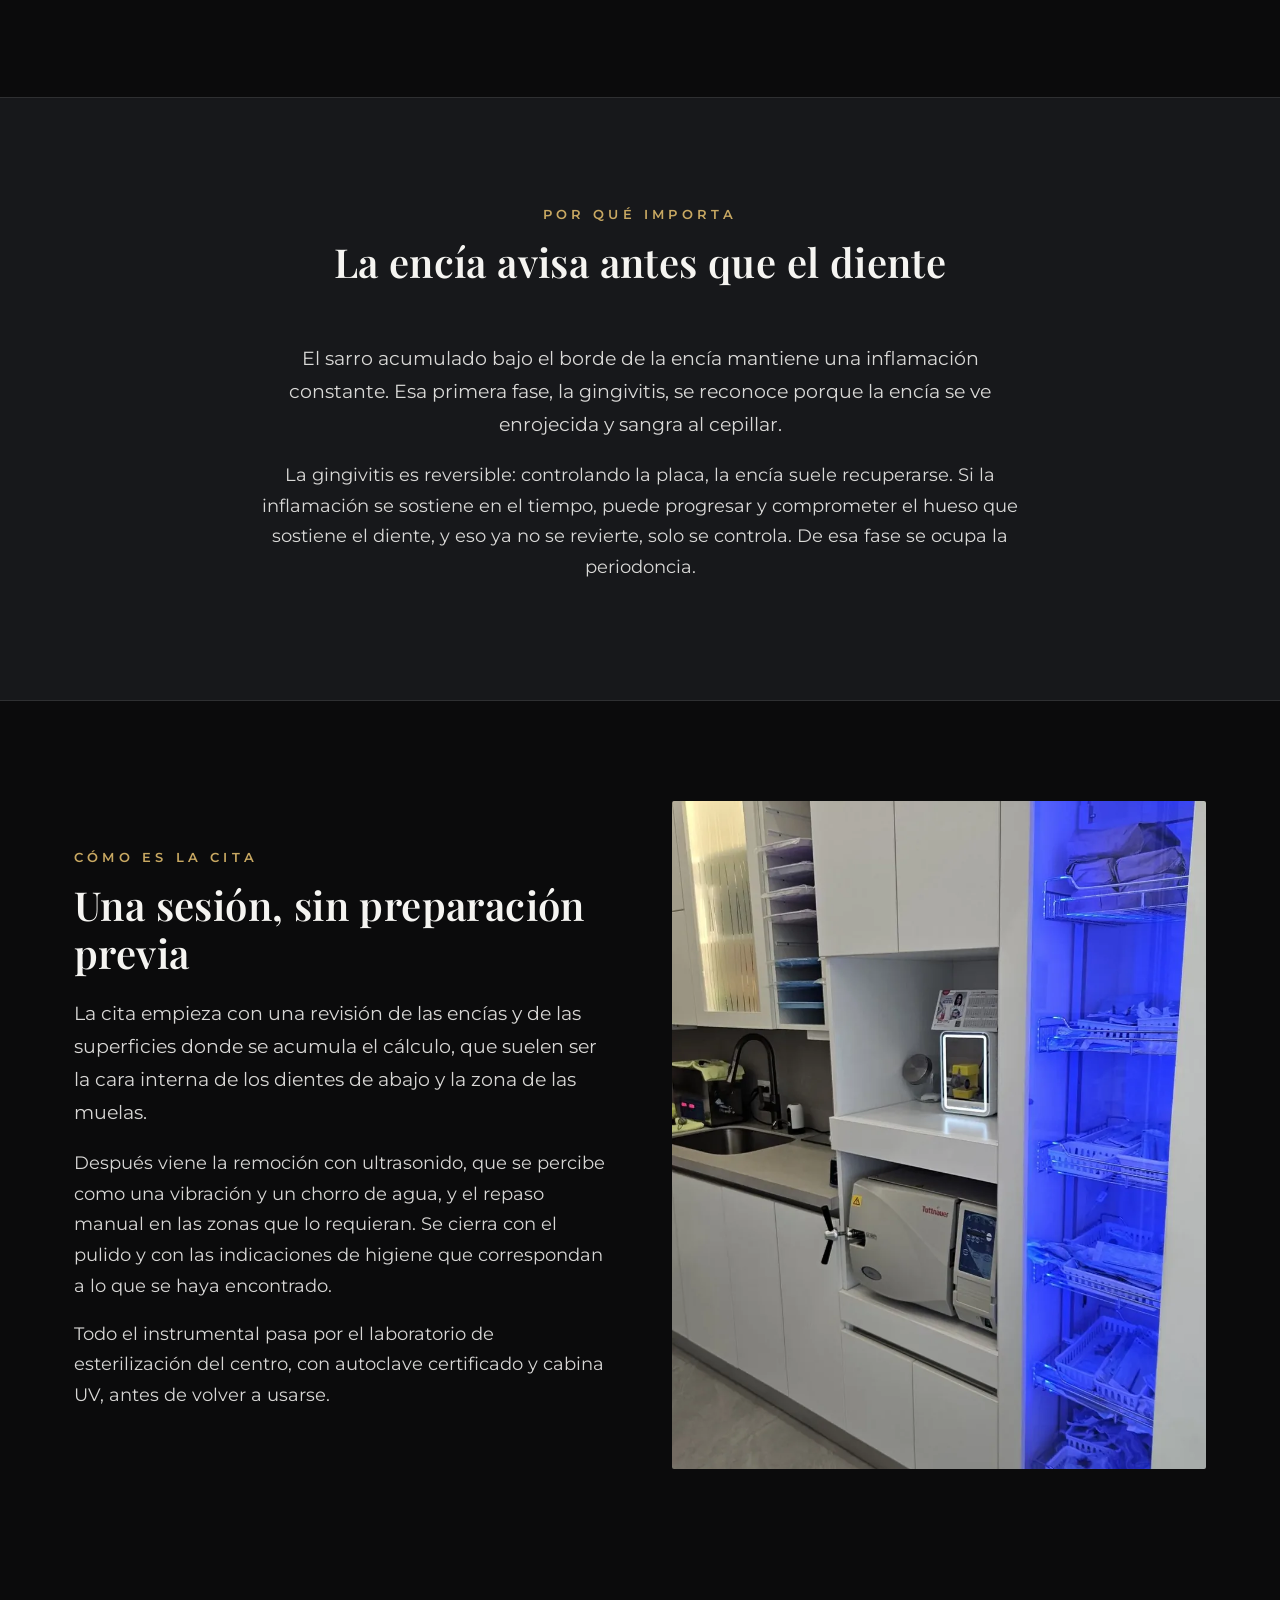
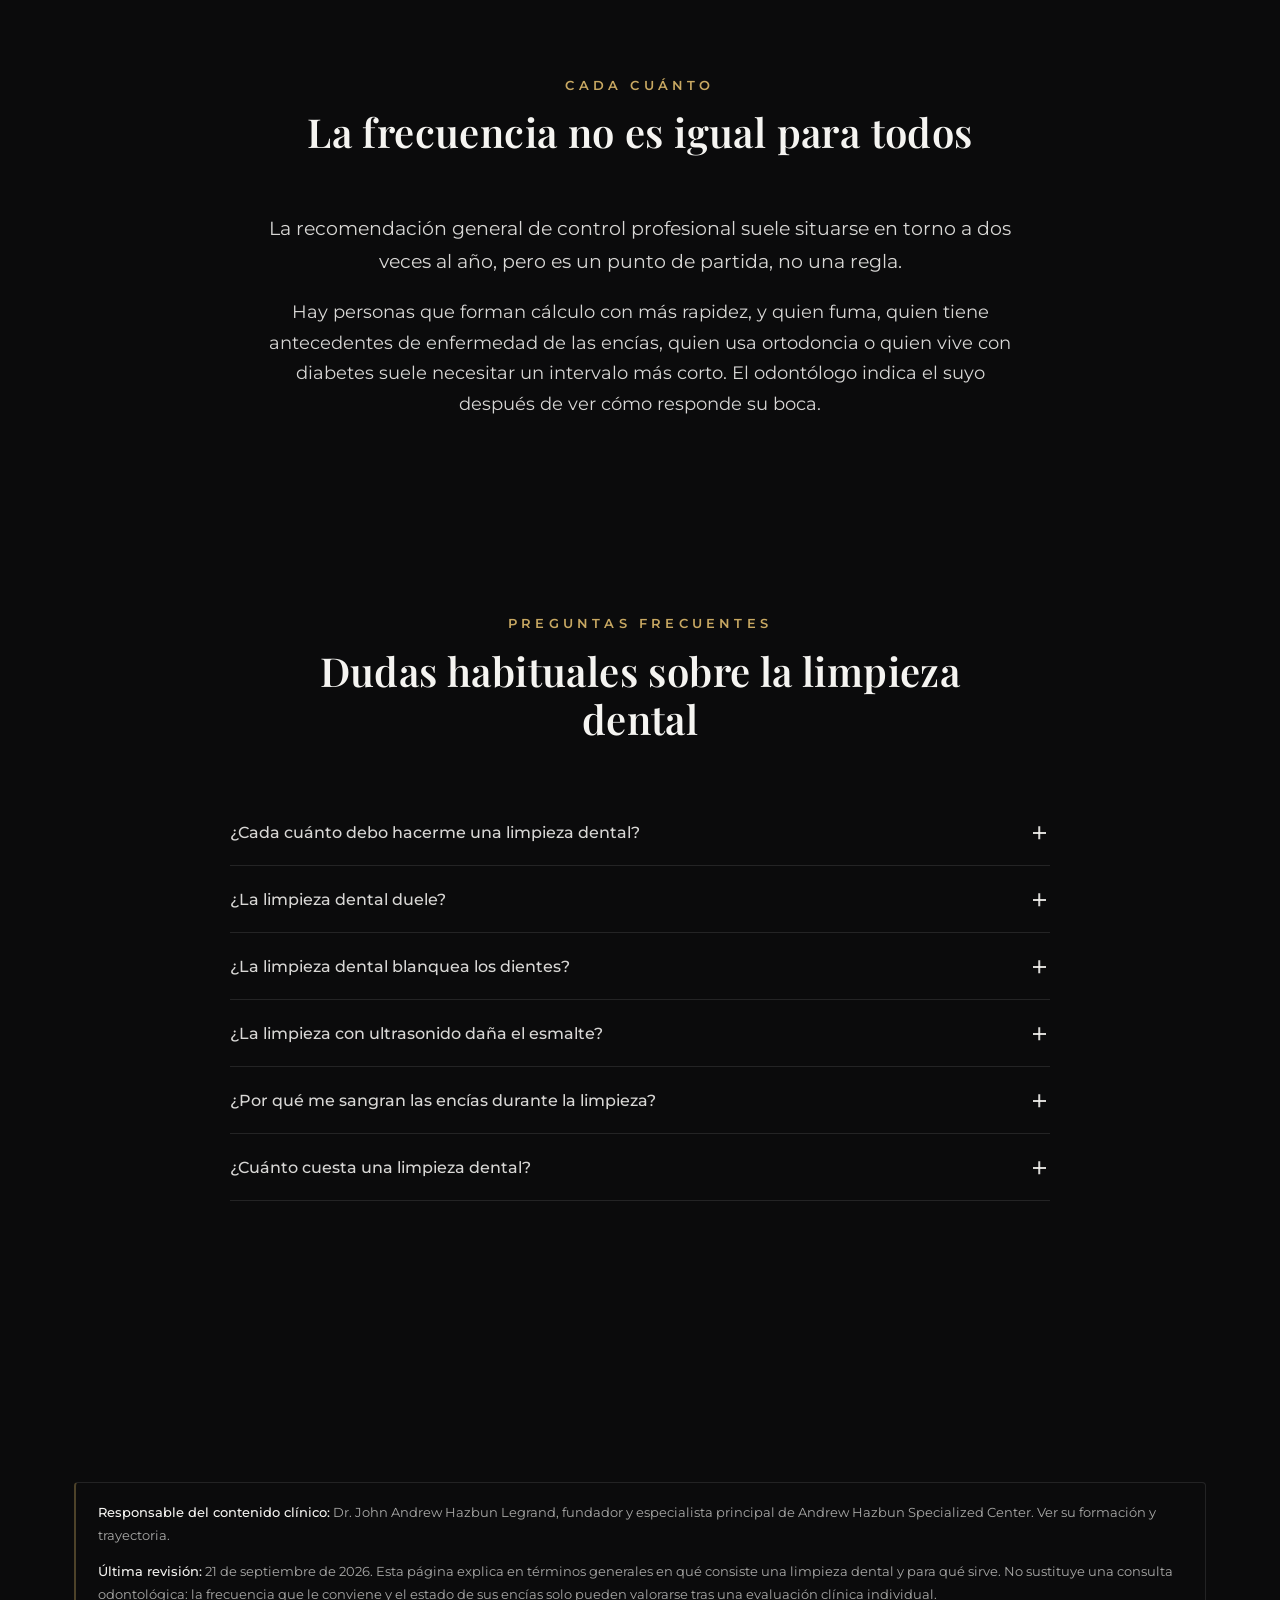
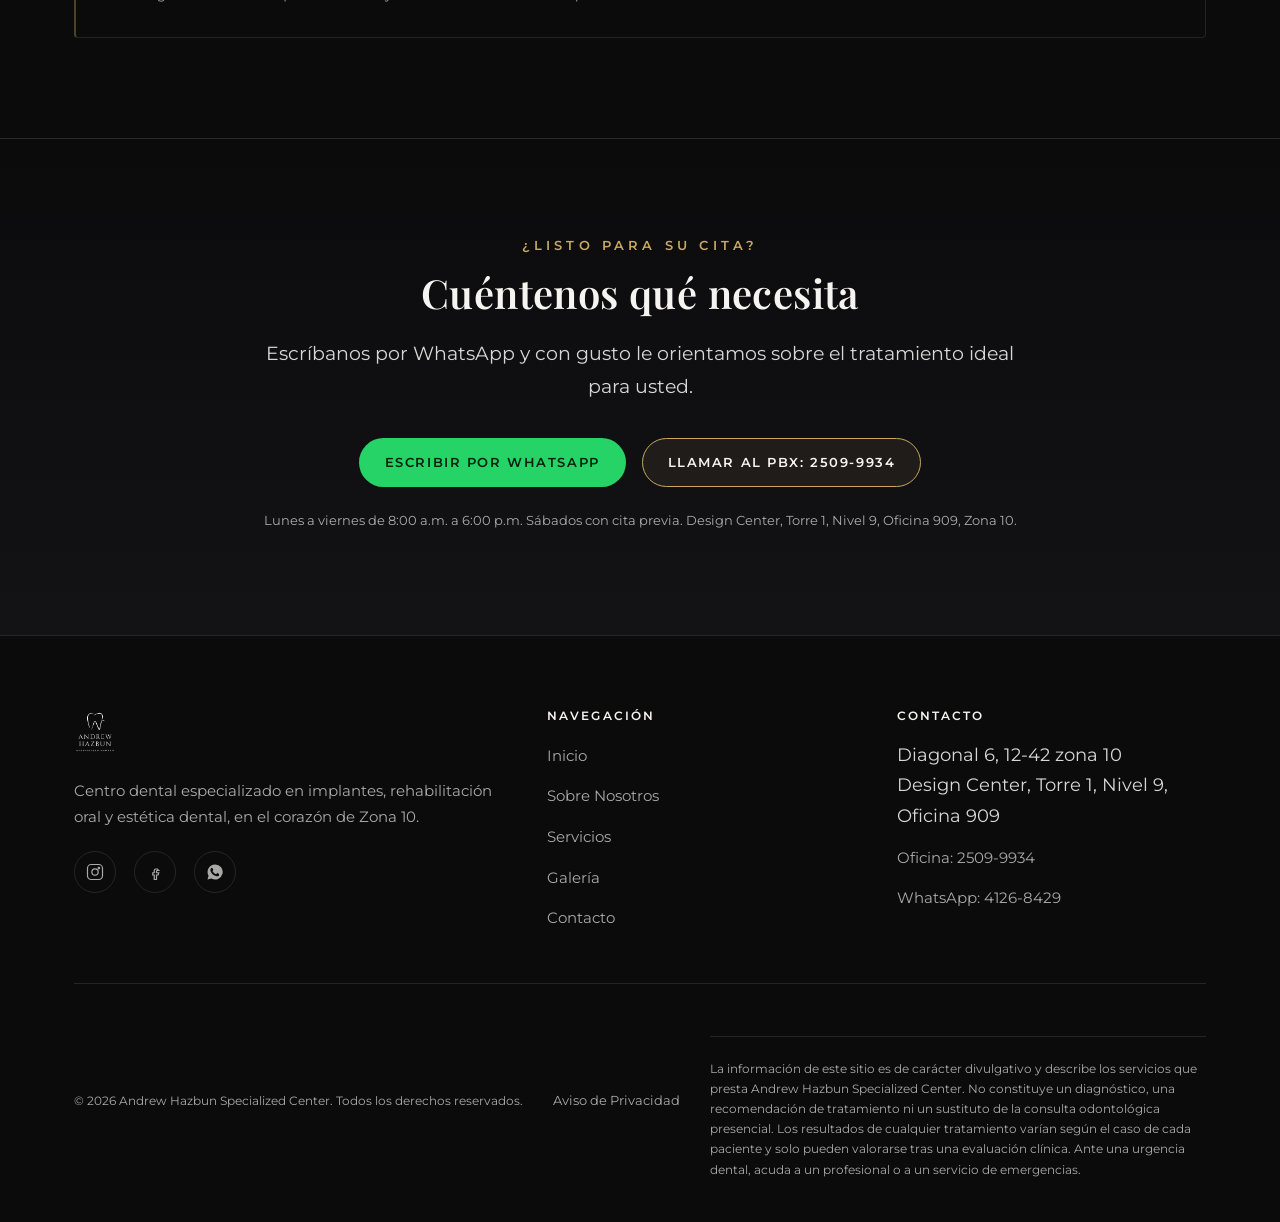
<file: limpieza-dental.html>
<!DOCTYPE html>
<html lang="es">
<head>
<meta charset="UTF-8">
<meta name="viewport" content="width=device-width, initial-scale=1.0">
<title>Limpieza Dental en Zona 10, Guatemala | Andrew Hazbun</title>
<meta name="description" content="Limpieza dental y profilaxis en Zona 10, Guatemala. Retira el sarro que el cepillo ya no alcanza. Agende su cita por WhatsApp.">
<link rel="canonical" href="https://andrewhazbun.com/limpieza-dental.html">
<link rel="icon" type="image/png" sizes="32x32" href="images/favicon-32.png">
<link rel="apple-touch-icon" sizes="180x180" href="images/favicon-180.png">
  <link rel="preconnect" href="https://fonts.googleapis.com">
  <link rel="preconnect" href="https://fonts.gstatic.com" crossorigin>
  <link rel="stylesheet" href="https://fonts.googleapis.com/css2?family=Playfair+Display:ital,wght@0,400;0,500;0,600;0,700;1,400;1,500&amp;family=Montserrat:wght@300;400;500;600;700&amp;family=Allura&amp;display=swap">
  <link rel="stylesheet" href="css/style.css?v=a12b1c11">
<link rel="preload" as="image" href="images/gallery-lounge-branded.webp" media="(max-width: 640px)" fetchpriority="high">
<link rel="preload" as="image" href="images/gallery-lounge-clean.webp" media="(min-width: 641px)" fetchpriority="high">

<meta property="og:type" content="website">
<meta property="og:site_name" content="Andrew Hazbun Specialized Center">
<meta property="og:locale" content="es_GT">
<meta property="og:url" content="https://andrewhazbun.com/limpieza-dental.html">
<meta property="og:title" content="Limpieza Dental en Zona 10, Guatemala | Andrew Hazbun">
<meta property="og:description" content="Limpieza dental y profilaxis en Zona 10, Guatemala. Retira el sarro que el cepillo ya no alcanza. Agende su cita por WhatsApp.">
<meta property="og:image" content="https://andrewhazbun.com/images/og-preview.jpg">
<meta property="og:image:width" content="1200">
<meta property="og:image:height" content="630">
<meta property="og:image:alt" content="Andrew Hazbun Specialized Center, clínica dental en Design Center, Zona 10, Ciudad de Guatemala">
<meta name="twitter:card" content="summary_large_image">
<meta name="twitter:title" content="Limpieza Dental en Zona 10, Guatemala | Andrew Hazbun">
<meta name="twitter:description" content="Limpieza dental y profilaxis en Zona 10, Guatemala. Retira el sarro que el cepillo ya no alcanza. Agende su cita por WhatsApp.">
<meta name="twitter:image" content="https://andrewhazbun.com/images/og-preview.jpg">

  <script type="application/ld+json">
{
  "@context": "https://schema.org",
  "@type": "MedicalWebPage",
  "name": "Limpieza dental en Zona 10, Guatemala",
  "dateModified": "2026-09-21",
  "lastReviewed": "2026-09-21",
  "reviewedBy": {
    "@id": "https://andrewhazbun.com/sobre-nosotros.html#dr-hazbun"
  },
  "specialty": "Dentistry",
  "url": "https://andrewhazbun.com/limpieza-dental.html",
  "inLanguage": "es",
  "about": {
    "@id": "https://andrewhazbun.com/#clinica"
  },
  "mainEntity": {
    "@type": "MedicalProcedure",
    "name": "Limpieza dental (profilaxis)",
    "description": "Remoción profesional de la placa bacteriana y del cálculo adherido a la superficie del diente y bajo el borde de la encía, seguida de pulido.",
    "howPerformed": "Se revisa el estado de las encías, se desprende el cálculo con instrumental de ultrasonido y manual, se pule la superficie del diente y se repasan las indicaciones de higiene para la casa."
  }
}
  </script>
  <script type="application/ld+json">
{
  "@context": "https://schema.org",
  "@type": "BreadcrumbList",
  "itemListElement": [
    {
      "@type": "ListItem",
      "position": 1,
      "name": "Inicio",
      "item": "https://andrewhazbun.com/"
    },
    {
      "@type": "ListItem",
      "position": 2,
      "name": "Servicios",
      "item": "https://andrewhazbun.com/servicios.html"
    },
    {
      "@type": "ListItem",
      "position": 3,
      "name": "Limpieza dental",
      "item": "https://andrewhazbun.com/limpieza-dental.html"
    }
  ]
}
  </script>
  <script type="application/ld+json">
{
  "@context": "https://schema.org",
  "@type": "FAQPage",
  "mainEntity": [
    {
      "@type": "Question",
      "name": "¿Cada cuánto debo hacerme una limpieza dental?",
      "acceptedAnswer": {
        "@type": "Answer",
        "text": "La referencia general son dos controles al año, aunque el intervalo se ajusta a cada persona. Quien forma cálculo con rapidez, fuma, usa ortodoncia o tiene antecedentes de enfermedad de las encías suele necesitar revisiones más seguidas. Su odontólogo le indica la frecuencia según lo que encuentre."
      }
    },
    {
      "@type": "Question",
      "name": "¿La limpieza dental duele?",
      "acceptedAnswer": {
        "@type": "Answer",
        "text": "Por lo general se describe como molesta más que dolorosa, y la experiencia varía de una persona a otra. Si las encías están inflamadas o hay retracción, la sensibilidad es mayor y puede valorarse anestesia local. Coménteselo al odontólogo antes de empezar."
      }
    },
    {
      "@type": "Question",
      "name": "¿La limpieza dental blanquea los dientes?",
      "acceptedAnswer": {
        "@type": "Answer",
        "text": "No es un blanqueamiento. Retira el sarro y las manchas superficiales del café, el té o el tabaco, y eso hace que el diente se vea más limpio y recupere su tono propio. Cambiar el color del diente es otra cosa, y de eso se ocupa el blanqueamiento dental."
      }
    },
    {
      "@type": "Question",
      "name": "¿La limpieza con ultrasonido daña el esmalte?",
      "acceptedAnswer": {
        "@type": "Answer",
        "text": "El instrumental está diseñado para desprender el cálculo adherido, no para actuar sobre el diente sano. Es habitual notar algo de sensibilidad los días siguientes, sobre todo si había inflamación o retracción de la encía, y suele ceder por sí sola."
      }
    },
    {
      "@type": "Question",
      "name": "¿Por qué me sangran las encías durante la limpieza?",
      "acceptedAnswer": {
        "@type": "Answer",
        "text": "El sangrado casi siempre indica que la encía ya estaba inflamada por la placa acumulada, no que la limpieza la esté lastimando. Una encía sana no suele sangrar al contacto. Conforme se controla la inflamación, ese sangrado tiende a disminuir."
      }
    },
    {
      "@type": "Question",
      "name": "¿Cuánto cuesta una limpieza dental?",
      "acceptedAnswer": {
        "@type": "Answer",
        "text": "Depende de cuánto cálculo haya que retirar y del estado de las encías, que se conocen al revisarlas. El costo de su caso se le explica en la consulta de valoración."
      }
    }
  ]
}
  </script>
</head>
<body>
<a class="skip-link" href="#contenido">Saltar al contenido</a>

<header class="site-header">
  <div class="container">
    <a href="index.html" class="brand">
      <img src="images/logo-white.webp" alt="Andrew Hazbun Specialized Center" width="560" height="700">
    </a>
    <nav class="main-nav">
      <a href="index.html">Inicio</a>
      <a href="sobre-nosotros.html">Sobre Nosotros</a>
      <a href="servicios.html" class="active">Servicios</a>
      <a href="galeria.html">Galería</a>
      <a href="contacto.html">Contacto</a>
    </nav>
    <div class="nav-cta">
      <a class="nav-call" href="tel:+50225099934" aria-label="Llamar al PBX +502 2509 9934">
        <svg viewBox="0 0 24 24" fill="none" stroke="currentColor" stroke-width="1.7" stroke-linecap="round" stroke-linejoin="round"><path d="M6.6 10.8c1.4 2.8 3.8 5.2 6.6 6.6l2.2-2.2c.3-.3.7-.4 1.1-.3 1.2.4 2.5.6 3.8.6.6 0 1 .4 1 1V20c0 .6-.4 1-1 1C10.6 21 3 13.4 3 4c0-.6.4-1 1-1h3.5c.6 0 1 .4 1 1 0 1.3.2 2.6.6 3.8.1.4 0 .8-.3 1.1L6.6 10.8z"/></svg>
      </a>
      <a class="btn btn-whatsapp nav-wa" href="https://wa.me/50241268429?text=Hola%2C%20me%20gustar%C3%ADa%20agendar%20una%20cita%20en%20Andrew%20Hazbun%20Specialized%20Center." target="_blank" rel="noopener">
        <svg viewBox="0 0 24 24" fill="currentColor"><path d="M12 2a10 10 0 0 0-8.6 15L2 22l5.2-1.4A10 10 0 1 0 12 2zm5.6 14.3c-.2.7-1.4 1.3-2 1.4-.5.1-1.1.1-1.8-.1-.4-.1-1-.3-1.7-.6-3-1.3-5-4.3-5.1-4.5-.2-.2-1.2-1.6-1.2-3.1s.8-2.2 1-2.5c.3-.3.6-.4.8-.4h.6c.2 0 .4 0 .6.5.2.5.7 1.8.8 1.9.1.2.1.4 0 .6-.1.2-.1.3-.3.5l-.4.5c-.1.2-.3.3-.1.6.2.3.8 1.3 1.8 2.1 1.2 1 2.2 1.4 2.5 1.5.3.1.5.1.6-.1.2-.2.7-.8.9-1.1.2-.3.4-.2.6-.1l1.7.8c.2.1.4.2.4.4.1.2.1.9-.1 1.6z"/></svg>
        <span class="btn-label">WhatsApp</span>
      </a>
      <button class="nav-toggle" aria-label="Abrir menú" aria-expanded="false">☰</button>
    </div>
  </div>
</header>
<section class="hero hero-sub">
  <div class="hero-bg hero-bg-limpieza-dental"></div>
  <div class="hero-overlay"></div>
  <div class="container">
    <div class="hero-inner">
      <span class="eyebrow reveal">Limpieza dental</span>
      <h1 class="reveal reveal-1">Limpieza dental en Zona 10, Guatemala</h1>
      <p class="lede reveal reveal-2">La profilaxis retira la placa y el sarro que el cepillado diario ya no alcanza, en una sola cita de consultorio.</p>
    </div>
  </div>
</section>

<nav class="breadcrumb container" aria-label="Ruta de navegación">
  <ol>
    <li><a href="index.html">Inicio</a></li>
    <li><a href="servicios.html">Servicios</a></li>
    <li><span aria-current="page">Limpieza dental</span></li>
  </ol>
</nav>

<section id="contenido">
  <div class="container">
    <div class="split">
      <div class="split-media reveal">
        <img src="images/intraoral-scanner-device.webp" srcset="images/intraoral-scanner-device-900.webp 900w, images/intraoral-scanner-device.webp 1050w" sizes="(max-width: 900px) calc(100vw - 48px), (min-width: 1440px) 45vw, 534px" alt="Equipo de diagnóstico del centro dental en Zona 10" loading="lazy" decoding="async" width="1050" height="1400">
      </div>
      <div class="reveal reveal-2">
        <span class="eyebrow">Qué es</span>
        <h2>Lo que el cepillo ya no puede quitar</h2>
        <p class="lede">Sobre el diente se deposita a diario una película de bacterias, la placa. Mientras está blanda, el cepillo y el hilo la retiran. Si permanece, se mineraliza con el paso de los días y se convierte en cálculo, lo que se conoce como sarro, y entonces queda adherido de una forma que ningún cepillo desprende.</p>
        <p>Ahí entra la profilaxis. Con instrumental de ultrasonido se desprende ese cálculo del esmalte y del surco de la encía, y después se pule la superficie, que es lo que dificulta que la placa vuelva a fijarse tan rápido.</p>
        <p>No es un tratamiento estético, aunque al retirar las manchas superficiales el diente suele verse más limpio. Es un procedimiento preventivo, y en odontología la prevención es casi siempre lo más barato que hará.</p>
      </div>
    </div>
  </div>
</section>

<section class="section-alt">
  <div class="container">
    <div class="section-head center reveal">
      <span class="eyebrow">Por qué importa</span>
      <h2>La encía avisa antes que el diente</h2>
    </div>
    <div class="reveal reveal-2" style="max-width:760px;margin:0 auto;">
      <p class="lede center">El sarro acumulado bajo el borde de la encía mantiene una inflamación constante. Esa primera fase, la gingivitis, se reconoce porque la encía se ve enrojecida y sangra al cepillar.</p>
      <p class="p center">La gingivitis es reversible: controlando la placa, la encía suele recuperarse. Si la inflamación se sostiene en el tiempo, puede progresar y comprometer el hueso que sostiene el diente, y eso ya no se revierte, solo se controla. De esa fase se ocupa la <a href="periodoncia.html">periodoncia</a>.</p>
    </div>
  </div>
</section>

<section>
  <div class="container">
    <div class="split reverse">
      <div class="reveal reveal-2">
        <span class="eyebrow">Cómo es la cita</span>
        <h2>Una sesión, sin preparación previa</h2>
        <p class="lede">La cita empieza con una revisión de las encías y de las superficies donde se acumula el cálculo, que suelen ser la cara interna de los dientes de abajo y la zona de las muelas.</p>
        <p>Después viene la remoción con ultrasonido, que se percibe como una vibración y un chorro de agua, y el repaso manual en las zonas que lo requieran. Se cierra con el pulido y con las indicaciones de higiene que correspondan a lo que se haya encontrado.</p>
        <p>Todo el instrumental pasa por el laboratorio de esterilización del centro, con autoclave certificado y cabina UV, antes de volver a usarse.</p>
      </div>
      <div class="split-media reveal">
        <img src="images/sterilization-lab.webp" srcset="images/sterilization-lab-900.webp 900w, images/sterilization-lab.webp 1013w" sizes="(max-width: 900px) calc(100vw - 48px), (min-width: 1440px) 45vw, 534px" alt="Laboratorio de esterilización con autoclave del centro dental" loading="lazy" decoding="async" width="1013" height="1800">
      </div>
    </div>
  </div>
</section>

<section>
  <div class="container">
    <div class="section-head center reveal">
      <span class="eyebrow">Cada cuánto</span>
      <h2>La frecuencia no es igual para todos</h2>
    </div>
    <div class="reveal reveal-2" style="max-width:760px;margin:0 auto;">
      <p class="lede center">La recomendación general de control profesional suele situarse en torno a dos veces al año, pero es un punto de partida, no una regla.</p>
      <p class="p center">Hay personas que forman cálculo con más rapidez, y quien fuma, quien tiene antecedentes de enfermedad de las encías, quien usa ortodoncia o quien vive con diabetes suele necesitar un intervalo más corto. El odontólogo indica el suyo después de ver cómo responde su boca.</p>
    </div>
  </div>
</section>

<section class="section-tight">
  <div class="container">
    <div class="section-head center reveal">
      <span class="eyebrow">Preguntas frecuentes</span>
      <h2>Dudas habituales sobre la limpieza dental</h2>
    </div>
    <div class="faq reveal reveal-2">

      <details class="faq-item">
        <summary>¿Cada cuánto debo hacerme una limpieza dental?</summary>
        <p>La referencia general son dos controles al año, aunque el intervalo se ajusta a cada persona. Quien forma cálculo con rapidez, fuma, usa ortodoncia o tiene antecedentes de enfermedad de las encías suele necesitar revisiones más seguidas. Su odontólogo le indica la frecuencia según lo que encuentre.</p>
      </details>

      <details class="faq-item">
        <summary>¿La limpieza dental duele?</summary>
        <p>Por lo general se describe como molesta más que dolorosa, y la experiencia varía de una persona a otra. Si las encías están inflamadas o hay retracción, la sensibilidad es mayor y puede valorarse anestesia local. Coménteselo al odontólogo antes de empezar.</p>
      </details>

      <details class="faq-item">
        <summary>¿La limpieza dental blanquea los dientes?</summary>
        <p>No es un blanqueamiento. Retira el sarro y las manchas superficiales del café, el té o el tabaco, y eso hace que el diente se vea más limpio y recupere su tono propio. Cambiar el color del diente es otra cosa, y de eso se ocupa el <a href="blanqueamiento-dental.html">blanqueamiento dental</a>.</p>
      </details>

      <details class="faq-item">
        <summary>¿La limpieza con ultrasonido daña el esmalte?</summary>
        <p>El instrumental está diseñado para desprender el cálculo adherido, no para actuar sobre el diente sano. Es habitual notar algo de sensibilidad los días siguientes, sobre todo si había inflamación o retracción de la encía, y suele ceder por sí sola.</p>
      </details>

      <details class="faq-item">
        <summary>¿Por qué me sangran las encías durante la limpieza?</summary>
        <p>El sangrado casi siempre indica que la encía ya estaba inflamada por la placa acumulada, no que la limpieza la esté lastimando. Una encía sana no suele sangrar al contacto. Conforme se controla la inflamación, ese sangrado tiende a disminuir.</p>
      </details>

      <details class="faq-item">
        <summary>¿Cuánto cuesta una limpieza dental?</summary>
        <p>Depende de cuánto cálculo haya que retirar y del estado de las encías, que se conocen al revisarlas. El costo de su caso se le explica en la consulta de valoración.</p>
      </details>

    </div>
    <p class="center text-center reveal reveal-3" style="margin-top:1.6em;">Las dudas que no aparezcan aquí se resuelven en la <a href="contacto.html">consulta de valoración</a>.</p>
  </div>
</section>

<section>
  <div class="container">
    <div class="content-meta reveal">
      <p><strong>Responsable del contenido clínico:</strong> Dr. John Andrew Hazbun Legrand, fundador y especialista principal de Andrew Hazbun Specialized Center. <a href="sobre-nosotros.html">Ver su formación y trayectoria</a>.</p>
      <p><strong>Última revisión:</strong> <time datetime="2026-09-21">21 de septiembre de 2026</time>. Esta página explica en términos generales en qué consiste una limpieza dental y para qué sirve. No sustituye una consulta odontológica: la frecuencia que le conviene y el estado de sus encías solo pueden valorarse tras una evaluación clínica individual.</p>
    </div>
  </div>
</section>

<section class="cta-band">
  <div class="container">
    <span class="eyebrow">¿Listo para su cita?</span>
    <h2>Cuéntenos qué necesita</h2>
    <p class="lede center">Escríbanos por WhatsApp y con gusto le orientamos sobre el tratamiento ideal para usted.</p>
    <div class="hero-actions" style="justify-content:center;">
      <a class="btn btn-whatsapp" href="https://wa.me/50241268429?text=Hola%2C%20me%20gustar%C3%ADa%20agendar%20una%20cita%20en%20Andrew%20Hazbun%20Specialized%20Center." target="_blank" rel="noopener">Escribir por WhatsApp</a>
      <a class="btn btn-call" href="tel:+50225099934">Llamar al PBX: 2509-9934</a>
    </div>
    <p class="cta-note">Lunes a viernes de 8:00 a.m. a 6:00 p.m. Sábados con cita previa. Design Center, Torre 1, Nivel 9, Oficina 909, Zona 10.</p>
  </div>
</section>

<footer class="site-footer">
  <div class="container">
    <div class="footer-grid">
      <div>
        <img src="images/logo-white.webp" alt="Andrew Hazbun Specialized Center" style="height:52px; width:auto; margin-bottom:1.2em;" width="560" height="700">
        <p>Centro dental especializado en implantes, rehabilitación oral y estética dental, en el corazón de Zona 10.</p>
        <div class="social-row" style="margin-top:1.2em;">
          <a href="https://www.instagram.com/andrewhazbun/" target="_blank" rel="noopener" aria-label="Instagram">
            <svg width="18" height="18" viewBox="0 0 24 24" fill="none" stroke="currentColor" stroke-width="1.6"><rect x="2" y="2" width="20" height="20" rx="5"/><circle cx="12" cy="12" r="4.2"/><circle cx="17.2" cy="6.8" r="1"/></svg>
          </a>
          <a href="https://www.facebook.com/andrewhazbundentalcenter" target="_blank" rel="noopener" aria-label="Facebook">
            <svg width="18" height="18" viewBox="0 0 24 24" fill="none" stroke="currentColor" stroke-width="1.6"><path d="M15 8h-2a2 2 0 0 0-2 2v3H9v3h2v6h3v-6h2.2l.8-3H14v-2c0-.6.4-1 1-1h2z"/></svg>
          </a>
          <a href="https://wa.me/50241268429" target="_blank" rel="noopener" aria-label="WhatsApp">
            <svg width="18" height="18" viewBox="0 0 24 24" fill="currentColor"><path d="M12 2a10 10 0 0 0-8.6 15L2 22l5.2-1.4A10 10 0 1 0 12 2zm5.6 14.3c-.2.7-1.4 1.3-2 1.4-.5.1-1.1.1-1.8-.1-.4-.1-1-.3-1.7-.6-3-1.3-5-4.3-5.1-4.5-.2-.2-1.2-1.6-1.2-3.1s.8-2.2 1-2.5c.3-.3.6-.4.8-.4h.6c.2 0 .4 0 .6.5.2.5.7 1.8.8 1.9.1.2.1.4 0 .6-.1.2-.1.3-.3.5l-.4.5c-.1.2-.3.3-.1.6.2.3.8 1.3 1.8 2.1 1.2 1 2.2 1.4 2.5 1.5.3.1.5.1.6-.1.2-.2.7-.8.9-1.1.2-.3.4-.2.6-.1l1.7.8c.2.1.4.2.4.4.1.2.1.9-.1 1.6z"/></svg>
          </a>
        </div>
      </div>
      <div>
        <h4>Navegación</h4>
        <ul>
          <li><a href="index.html">Inicio</a></li>
          <li><a href="sobre-nosotros.html">Sobre Nosotros</a></li>
          <li><a href="servicios.html">Servicios</a></li>
          <li><a href="galeria.html">Galería</a></li>
          <li><a href="contacto.html">Contacto</a></li>
        </ul>
      </div>
      <div>
        <h4>Contacto</h4>
        <ul>
          <li>Diagonal 6, 12-42 zona 10<br>Design Center, Torre 1, Nivel 9, Oficina 909</li>
          <li><a href="tel:+50225099934">Oficina: 2509-9934</a></li>
          <li><a href="https://wa.me/50241268429" target="_blank" rel="noopener">WhatsApp: 4126-8429</a></li>
        </ul>
      </div>
    </div>
    <div class="footer-bottom">
      <span>&copy; <span data-year></span> Andrew Hazbun Specialized Center. Todos los derechos reservados.</span>
      <a class="footer-legal" href="aviso-de-privacidad.html">Aviso de Privacidad</a>
      <p class="med-disclaimer">La información de este sitio es de carácter divulgativo y describe los servicios que presta Andrew Hazbun Specialized Center. No constituye un diagnóstico, una recomendación de tratamiento ni un sustituto de la consulta odontológica presencial. Los resultados de cualquier tratamiento varían según el caso de cada paciente y solo pueden valorarse tras una evaluación clínica. Ante una urgencia dental, acuda a un profesional o a un servicio de emergencias.</p>
    </div>
  </div>
</footer>

<div class="float-contact">
  <a class="float-call" href="tel:+50225099934" aria-label="Llamar al PBX +502 2509 9934">
    <svg viewBox="0 0 24 24" fill="none" stroke="#16130b" stroke-width="1.8" stroke-linecap="round" stroke-linejoin="round"><path d="M6.6 10.8c1.4 2.8 3.8 5.2 6.6 6.6l2.2-2.2c.3-.3.7-.4 1.1-.3 1.2.4 2.5.6 3.8.6.6 0 1 .4 1 1V20c0 .6-.4 1-1 1C10.6 21 3 13.4 3 4c0-.6.4-1 1-1h3.5c.6 0 1 .4 1 1 0 1.3.2 2.6.6 3.8.1.4 0 .8-.3 1.1L6.6 10.8z"/></svg>
  </a>
  <a class="float-whatsapp" href="https://wa.me/50241268429?text=Hola%2C%20me%20gustar%C3%ADa%20agendar%20una%20cita%20en%20Andrew%20Hazbun%20Specialized%20Center." target="_blank" rel="noopener" aria-label="Escribir por WhatsApp">
    <svg viewBox="0 0 24 24" fill="#06210f"><path d="M12 2a10 10 0 0 0-8.6 15L2 22l5.2-1.4A10 10 0 1 0 12 2zm5.6 14.3c-.2.7-1.4 1.3-2 1.4-.5.1-1.1.1-1.8-.1-.4-.1-1-.3-1.7-.6-3-1.3-5-4.3-5.1-4.5-.2-.2-1.2-1.6-1.2-3.1s.8-2.2 1-2.5c.3-.3.6-.4.8-.4h.6c.2 0 .4 0 .6.5.2.5.7 1.8.8 1.9.1.2.1.4 0 .6-.1.2-.1.3-.3.5l-.4.5c-.1.2-.3.3-.1.6.2.3.8 1.3 1.8 2.1 1.2 1 2.2 1.4 2.5 1.5.3.1.5.1.6-.1.2-.2.7-.8.9-1.1.2-.3.4-.2.6-.1l1.7.8c.2.1.4.2.4.4.1.2.1.9-.1 1.6z"/></svg>
  </a>
</div>

<script src="js/script.js?v=m25nov26"></script>

<!-- Cloudflare Web Analytics --><script defer src='https://static.cloudflareinsights.com/beacon.min.js' data-cf-beacon='{"token": "6b5baa484f62423aa027d649e8868441"}'></script><!-- End Cloudflare Web Analytics -->
</body>
</html>
</file>
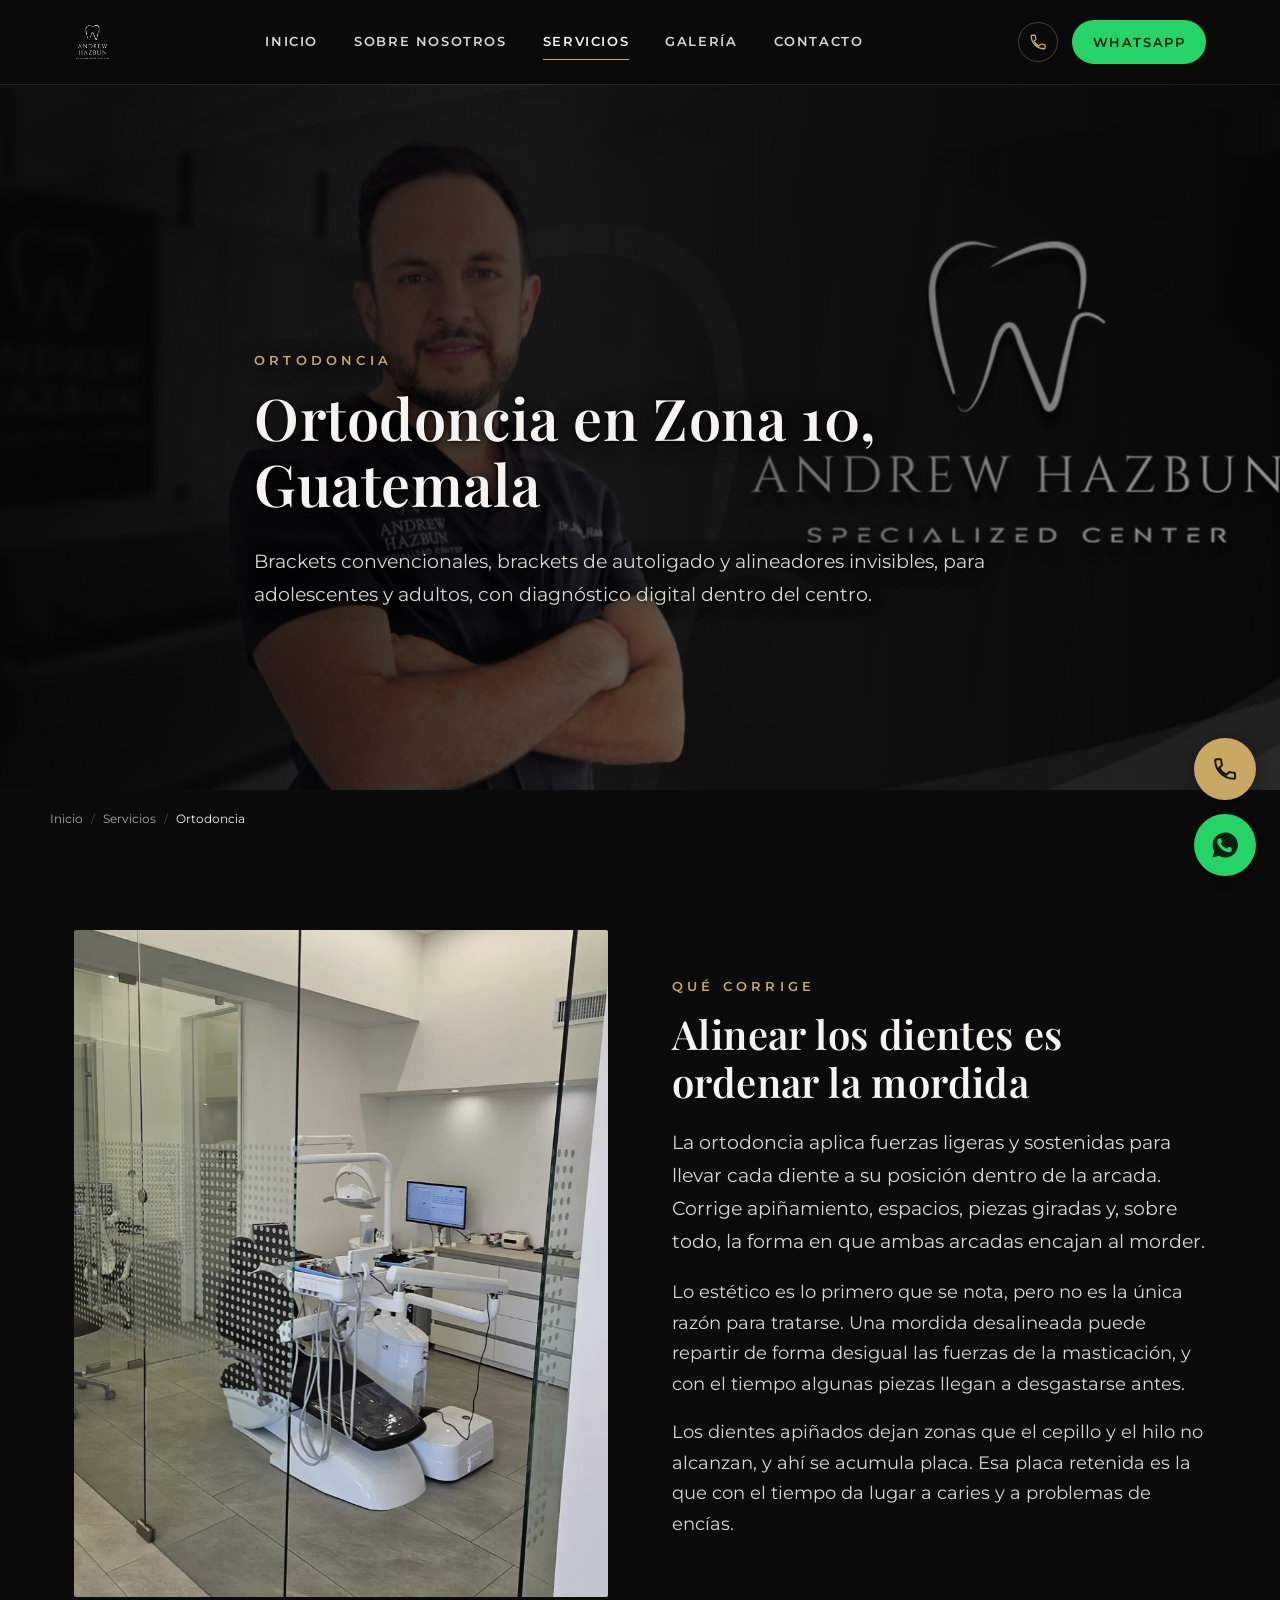
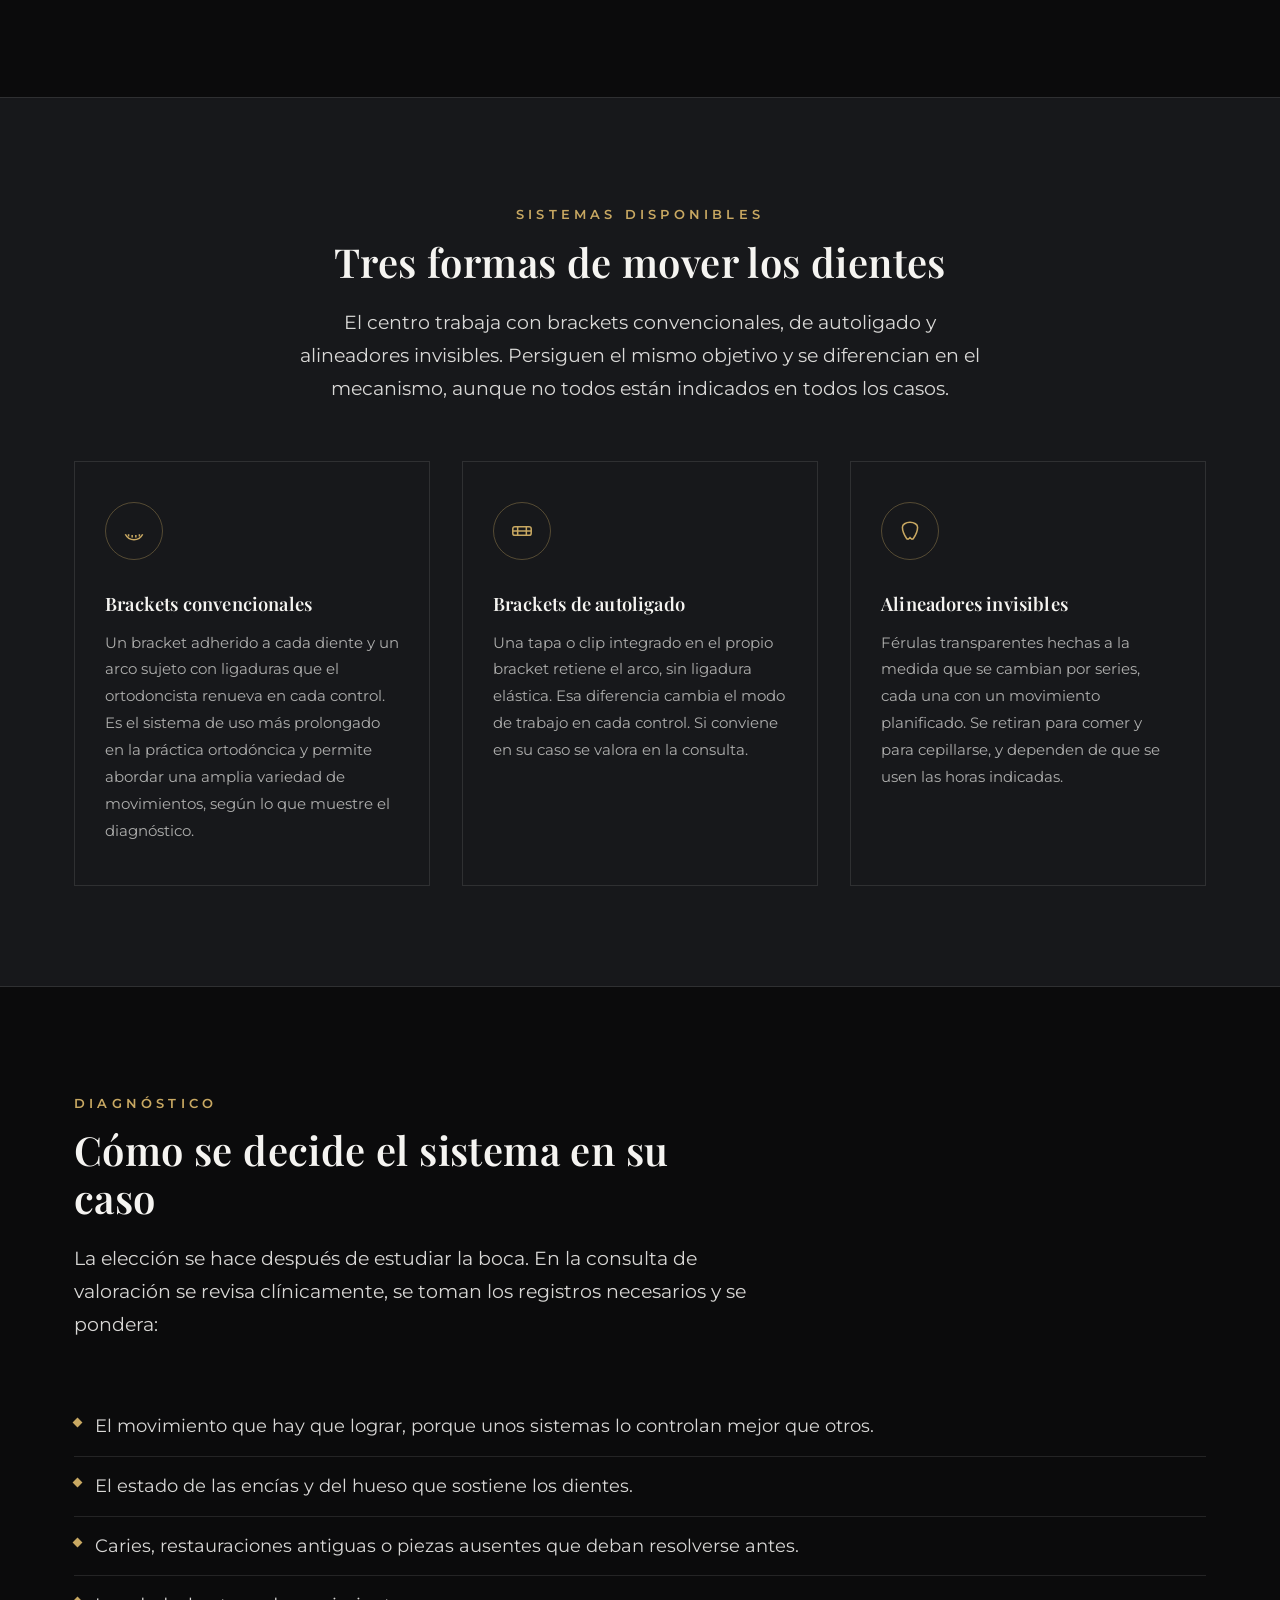
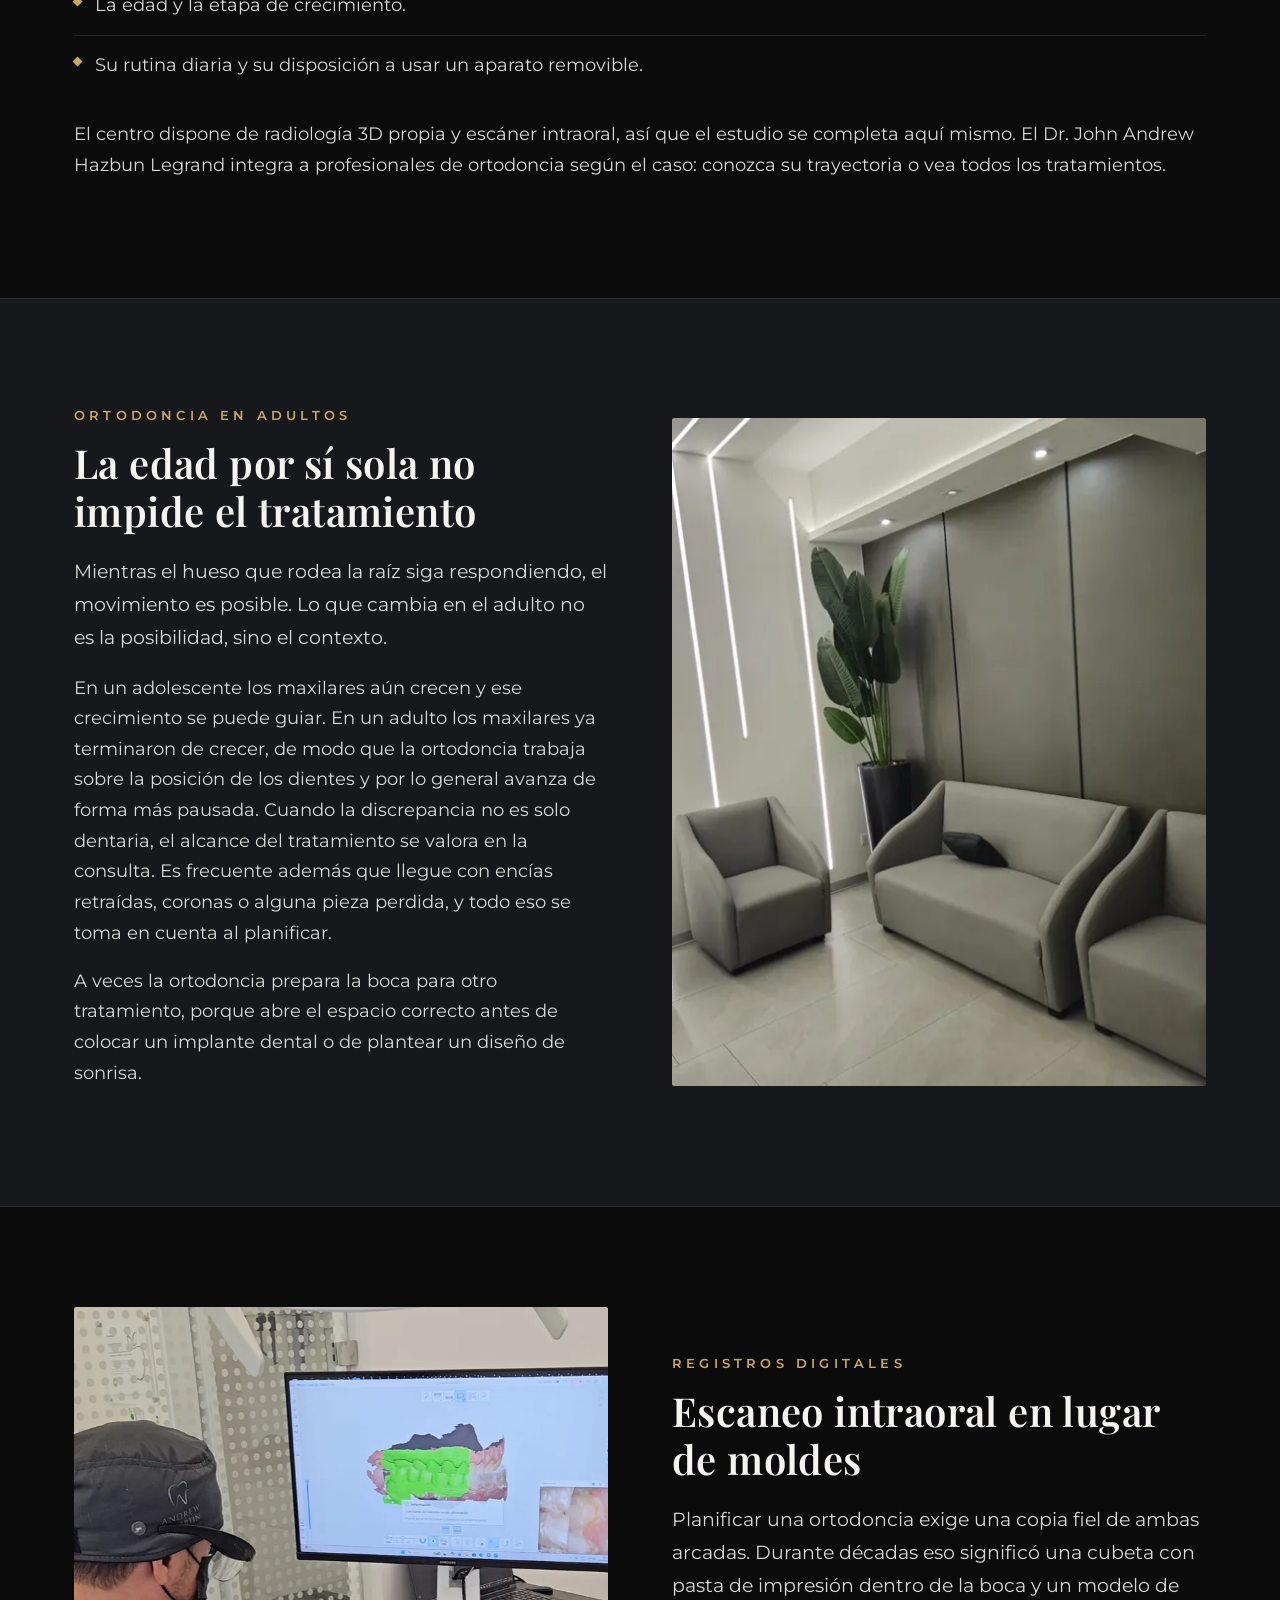
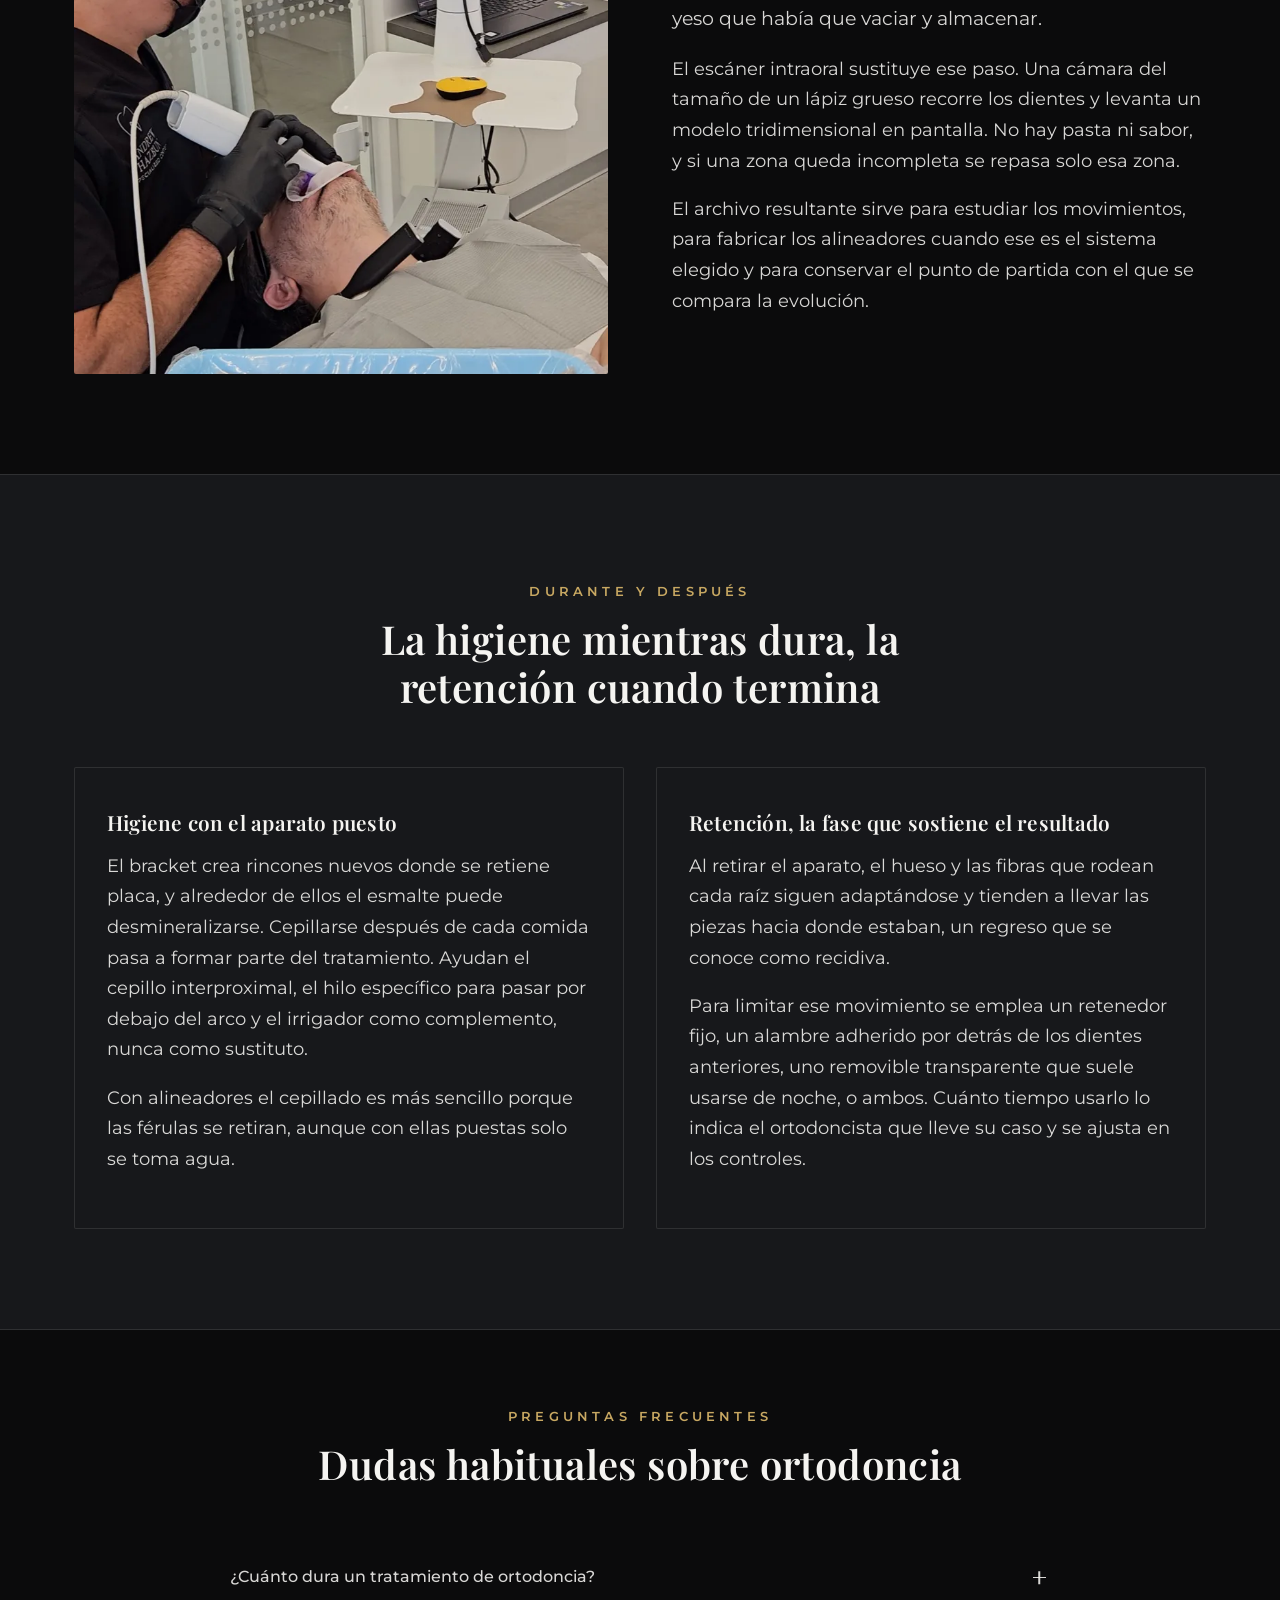
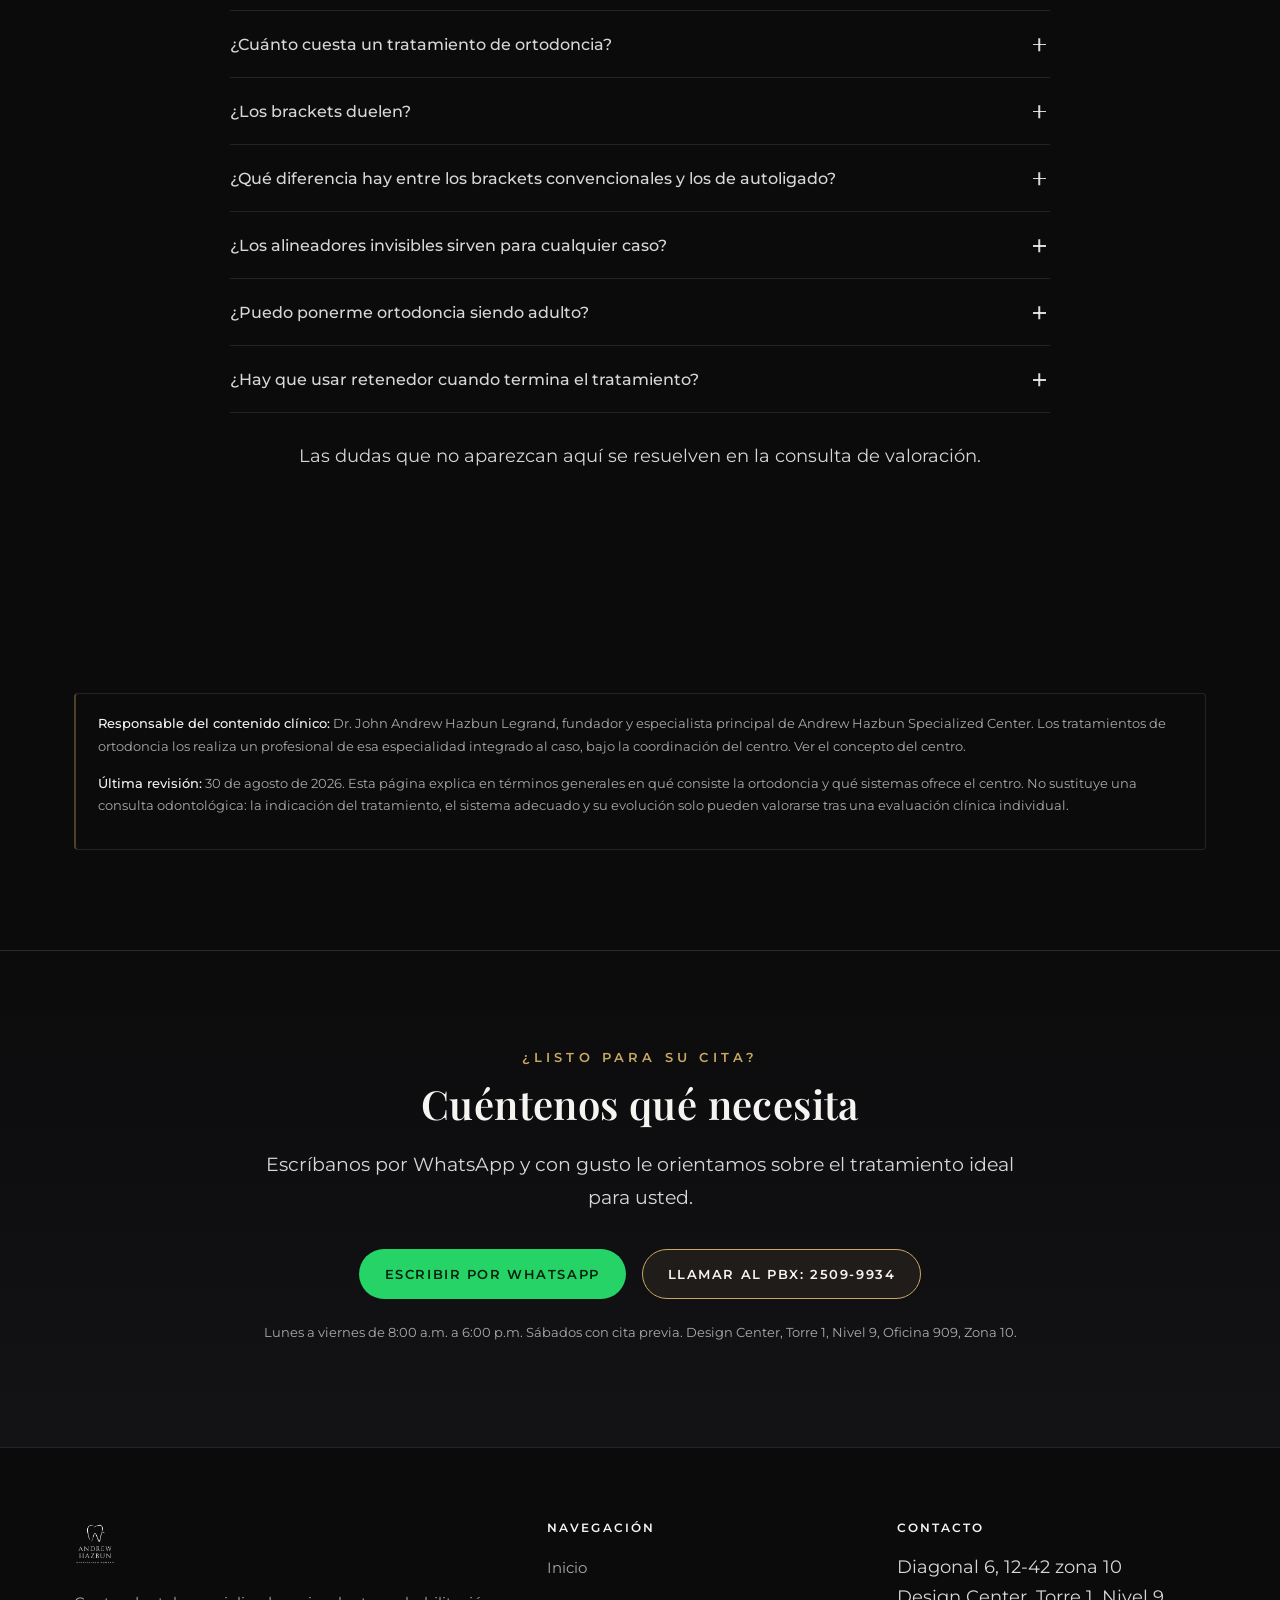
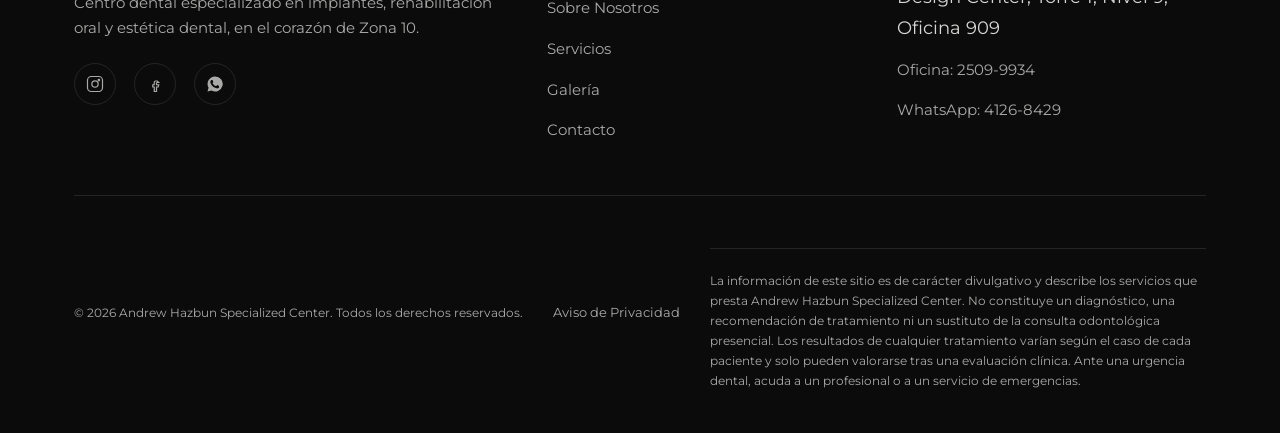
<file: ortodoncia.html>
<!DOCTYPE html>
<html lang="es">
<head>
<meta charset="UTF-8">
<meta name="viewport" content="width=device-width, initial-scale=1.0">
<title>Ortodoncia y Brackets en Zona 10, Guatemala | Andrew Hazbun</title>
<meta name="description" content="Ortodoncia en Zona 10, Guatemala: brackets convencionales, de autoligado y alineadores invisibles. El ortodoncista valora su caso en consulta.">
<link rel="canonical" href="https://andrewhazbun.com/ortodoncia.html">
<link rel="icon" type="image/png" sizes="32x32" href="images/favicon-32.png">
<link rel="apple-touch-icon" sizes="180x180" href="images/favicon-180.png">
  <link rel="preconnect" href="https://fonts.googleapis.com">
  <link rel="preconnect" href="https://fonts.gstatic.com" crossorigin>
  <link rel="stylesheet" href="https://fonts.googleapis.com/css2?family=Playfair+Display:ital,wght@0,400;0,500;0,600;0,700;1,400;1,500&amp;family=Montserrat:wght@300;400;500;600;700&amp;family=Allura&amp;display=swap">
  <link rel="stylesheet" href="css/style.css?v=a12b1c11">

<meta property="og:type" content="website">
<meta property="og:site_name" content="Andrew Hazbun Specialized Center">
<meta property="og:locale" content="es_GT">
<meta property="og:url" content="https://andrewhazbun.com/ortodoncia.html">
<meta property="og:title" content="Ortodoncia y Brackets en Zona 10, Guatemala | Andrew Hazbun">
<meta property="og:description" content="Ortodoncia en Zona 10, Guatemala: brackets convencionales, de autoligado y alineadores invisibles. El ortodoncista valora su caso en consulta.">
<meta property="og:image" content="https://andrewhazbun.com/images/og-preview.jpg">
<meta property="og:image:width" content="1200">
<meta property="og:image:height" content="630">
<meta property="og:image:alt" content="Andrew Hazbun Specialized Center, clínica dental en Design Center, Zona 10, Ciudad de Guatemala">
<meta name="twitter:card" content="summary_large_image">
<meta name="twitter:title" content="Ortodoncia y Brackets en Zona 10, Guatemala | Andrew Hazbun">
<meta name="twitter:description" content="Ortodoncia en Zona 10, Guatemala: brackets convencionales, de autoligado y alineadores invisibles. El ortodoncista valora su caso en consulta.">
<meta name="twitter:image" content="https://andrewhazbun.com/images/og-preview.jpg">

  <script type="application/ld+json">
{
  "@context": "https://schema.org",
  "@type": "MedicalWebPage",
  "name": "Ortodoncia en Zona 10, Guatemala",
  "dateModified": "2026-08-30",
  "lastReviewed": "2026-08-30",
  "reviewedBy": {
    "@id": "https://andrewhazbun.com/sobre-nosotros.html#dr-hazbun"
  },
  "specialty": "Dentistry",
  "url": "https://andrewhazbun.com/ortodoncia.html",
  "inLanguage": "es",
  "about": {
    "@id": "https://andrewhazbun.com/#clinica"
  },
  "mainEntity": {
    "@type": "MedicalProcedure",
    "name": "Ortodoncia",
    "description": "Corrección de la posición de los dientes y de la relación entre ambas arcadas, en adolescentes y adultos, con brackets convencionales, brackets de autoligado o alineadores invisibles.",
    "howPerformed": "Se parte de una evaluación clínica con registros digitales y escaneo intraoral. Según el diagnóstico se selecciona el sistema y se aplican fuerzas ligeras y controladas que desplazan los dientes de forma gradual, con controles periódicos. Al retirar el aparato comienza la fase de retención."
  }
}
  </script>
  <script type="application/ld+json">
{
  "@context": "https://schema.org",
  "@type": "BreadcrumbList",
  "itemListElement": [
    {
      "@type": "ListItem",
      "position": 1,
      "name": "Inicio",
      "item": "https://andrewhazbun.com/"
    },
    {
      "@type": "ListItem",
      "position": 2,
      "name": "Servicios",
      "item": "https://andrewhazbun.com/servicios.html"
    },
    {
      "@type": "ListItem",
      "position": 3,
      "name": "Ortodoncia",
      "item": "https://andrewhazbun.com/ortodoncia.html"
    }
  ]
}
  </script>
  <script type="application/ld+json">
{
  "@context": "https://schema.org",
  "@type": "FAQPage",
  "mainEntity": [
    {
      "@type": "Question",
      "name": "¿Cuánto dura un tratamiento de ortodoncia?",
      "acceptedAnswer": {
        "@type": "Answer",
        "text": "Varía según el caso. Influyen el movimiento que hay que lograr, la edad, la respuesta de cada persona y, con alineadores, las horas de uso diarias. El plan previsto se le explica en la consulta de valoración."
      }
    },
    {
      "@type": "Question",
      "name": "¿Cuánto cuesta un tratamiento de ortodoncia?",
      "acceptedAnswer": {
        "@type": "Answer",
        "text": "Depende del sistema que se indique y de la duración que estime el diagnóstico, que no se conocen antes del estudio. El costo de su caso se le explica en la consulta de valoración."
      }
    },
    {
      "@type": "Question",
      "name": "¿Los brackets duelen?",
      "acceptedAnswer": {
        "@type": "Answer",
        "text": "La colocación en sí no suele describirse como dolorosa, aunque la experiencia varía de una persona a otra. Lo habitual es sentir presión y sensibilidad al masticar los primeros días y después de cada ajuste, mientras el diente se mueve. Si el aparato roza la mejilla se utiliza cera de ortodoncia."
      }
    },
    {
      "@type": "Question",
      "name": "¿Qué diferencia hay entre los brackets convencionales y los de autoligado?",
      "acceptedAnswer": {
        "@type": "Answer",
        "text": "En ambos hay un bracket en cada diente y un arco que los recorre. El convencional sujeta ese arco con una ligadura que se cambia en cada cita. El de autoligado lo retiene con una tapa o clip propio, sin ligadura elástica."
      }
    },
    {
      "@type": "Question",
      "name": "¿Los alineadores invisibles sirven para cualquier caso?",
      "acceptedAnswer": {
        "@type": "Answer",
        "text": "No para todos. Resuelven bien muchas situaciones, aunque hay movimientos en los que un aparato fijo ofrece un control más directo, y dependen de que se usen las horas indicadas cada día. Saberlo requiere un diagnóstico previo."
      }
    },
    {
      "@type": "Question",
      "name": "¿Puedo ponerme ortodoncia siendo adulto?",
      "acceptedAnswer": {
        "@type": "Answer",
        "text": "Sí. No existe una edad a partir de la cual deje de ser posible mover los dientes, siempre que el hueso y las encías lo permitan, algo que se comprueba en la evaluación previa. En el adulto se revisa antes el estado de la encía y de las restauraciones existentes."
      }
    },
    {
      "@type": "Question",
      "name": "¿Hay que usar retenedor cuando termina el tratamiento?",
      "acceptedAnswer": {
        "@type": "Answer",
        "text": "Sí. Al retirar el aparato los tejidos que rodean cada raíz siguen adaptándose y los dientes tienden a regresar. El retenedor, fijo o removible, limita ese movimiento, y el ortodoncista que lleve su caso indica el esquema de uso."
      }
    }
  ]
}
  </script>
  <meta name="theme-color" content="#0b0b0c">
  <link rel="preload" as="image" href="images/gallery-treatment-closeup.webp" media="(max-width: 640px)" fetchpriority="high">
  <link rel="preload" as="image" href="images/doctor-studio-h.webp" media="(min-width: 641px)" fetchpriority="high">
</head>
<body>
<a class="skip-link" href="#contenido">Saltar al contenido</a>

<header class="site-header">
  <div class="container">
    <a href="index.html" class="brand">
      <img src="images/logo-white.webp" alt="Andrew Hazbun Specialized Center" width="560" height="700">
    </a>
    <nav class="main-nav">
      <a href="index.html">Inicio</a>
      <a href="sobre-nosotros.html">Sobre Nosotros</a>
      <a href="servicios.html" class="active">Servicios</a>
      <a href="galeria.html">Galería</a>
      <a href="contacto.html">Contacto</a>
    </nav>
    <div class="nav-cta">
      <a class="nav-call" href="tel:+50225099934" aria-label="Llamar al PBX +502 2509 9934">
        <svg viewBox="0 0 24 24" fill="none" stroke="currentColor" stroke-width="1.7" stroke-linecap="round" stroke-linejoin="round"><path d="M6.6 10.8c1.4 2.8 3.8 5.2 6.6 6.6l2.2-2.2c.3-.3.7-.4 1.1-.3 1.2.4 2.5.6 3.8.6.6 0 1 .4 1 1V20c0 .6-.4 1-1 1C10.6 21 3 13.4 3 4c0-.6.4-1 1-1h3.5c.6 0 1 .4 1 1 0 1.3.2 2.6.6 3.8.1.4 0 .8-.3 1.1L6.6 10.8z"/></svg>
      </a>
      <a class="btn btn-whatsapp nav-wa" href="https://wa.me/50241268429?text=Hola%2C%20me%20gustar%C3%ADa%20agendar%20una%20cita%20en%20Andrew%20Hazbun%20Specialized%20Center." target="_blank" rel="noopener">
        <svg viewBox="0 0 24 24" fill="currentColor"><path d="M12 2a10 10 0 0 0-8.6 15L2 22l5.2-1.4A10 10 0 1 0 12 2zm5.6 14.3c-.2.7-1.4 1.3-2 1.4-.5.1-1.1.1-1.8-.1-.4-.1-1-.3-1.7-.6-3-1.3-5-4.3-5.1-4.5-.2-.2-1.2-1.6-1.2-3.1s.8-2.2 1-2.5c.3-.3.6-.4.8-.4h.6c.2 0 .4 0 .6.5.2.5.7 1.8.8 1.9.1.2.1.4 0 .6-.1.2-.1.3-.3.5l-.4.5c-.1.2-.3.3-.1.6.2.3.8 1.3 1.8 2.1 1.2 1 2.2 1.4 2.5 1.5.3.1.5.1.6-.1.2-.2.7-.8.9-1.1.2-.3.4-.2.6-.1l1.7.8c.2.1.4.2.4.4.1.2.1.9-.1 1.6z"/></svg>
        <span class="btn-label">WhatsApp</span>
      </a>
      <button class="nav-toggle" aria-label="Abrir menú" aria-expanded="false">☰</button>
    </div>
  </div>
</header>

<section class="hero hero-sub">
  <div class="hero-bg hero-bg-ortodoncia"></div>
  <div class="hero-overlay"></div>
  <div class="container">
    <div class="hero-inner">
      <span class="eyebrow reveal">Ortodoncia</span>
      <h1 class="reveal reveal-1">Ortodoncia en Zona 10, Guatemala</h1>
      <p class="lede reveal reveal-2">Brackets convencionales, brackets de autoligado y alineadores invisibles, para adolescentes y adultos, con diagnóstico digital dentro del centro.</p>
    </div>
  </div>
</section>

<nav class="breadcrumb container" aria-label="Ruta de navegación">
  <ol>
    <li><a href="index.html">Inicio</a></li>
    <li><a href="servicios.html">Servicios</a></li>
    <li><span aria-current="page">Ortodoncia</span></li>
  </ol>
</nav>

<section id="contenido">
  <div class="container">
    <div class="split">
      <div class="split-media reveal">
        <img src="images/gallery-monitor-chair.webp" alt="Sala de tratamiento con monitor para revisar el diagnóstico digital" loading="lazy" decoding="async" width="788" height="1400">
      </div>
      <div class="reveal reveal-2">
        <span class="eyebrow">Qué corrige</span>
        <h2>Alinear los dientes es ordenar la mordida</h2>
        <p class="lede">La ortodoncia aplica fuerzas ligeras y sostenidas para llevar cada diente a su posición dentro de la arcada. Corrige apiñamiento, espacios, piezas giradas y, sobre todo, la forma en que ambas arcadas encajan al morder.</p>
        <p>Lo estético es lo primero que se nota, pero no es la única razón para tratarse. Una mordida desalineada puede repartir de forma desigual las fuerzas de la masticación, y con el tiempo algunas piezas llegan a desgastarse antes.</p>
        <p>Los dientes apiñados dejan zonas que el cepillo y el hilo no alcanzan, y ahí se acumula placa. Esa placa retenida es la que con el tiempo da lugar a caries y a problemas de encías.</p>
      </div>
    </div>
  </div>
</section>

<section class="section-alt">
  <div class="container">
    <div class="section-head center reveal">
      <span class="eyebrow">Sistemas disponibles</span>
      <h2>Tres formas de mover los dientes</h2>
      <p class="lede center">El centro trabaja con brackets convencionales, de autoligado y alineadores invisibles. Persiguen el mismo objetivo y se diferencian en el mecanismo, aunque no todos están indicados en todos los casos.</p>
    </div>
    <div class="grid grid-3">

      <div class="icon-card reveal reveal-1">
        <div class="icon-wrap">
          <svg viewBox="0 0 24 24"><path d="M4 15c1.5 3 4.8 5 8 5s6.5-2 8-5"/><path d="M7 15v2M10.3 15.6v2.4M13.7 15.6v2.4M17 15v2"/></svg>
        </div>
        <h3>Brackets convencionales</h3>
        <p>Un bracket adherido a cada diente y un arco sujeto con ligaduras que el ortodoncista renueva en cada control. Es el sistema de uso más prolongado en la práctica ortodóncica y permite abordar una amplia variedad de movimientos, según lo que muestre el diagnóstico.</p>
      </div>

      <div class="icon-card reveal reveal-2">
        <div class="icon-wrap">
          <svg viewBox="0 0 24 24"><rect x="3.5" y="8" width="17" height="8" rx="2"/><path d="M8 8v8M16 8v8M3.5 12h17"/></svg>
        </div>
        <h3>Brackets de autoligado</h3>
        <p>Una tapa o clip integrado en el propio bracket retiene el arco, sin ligadura elástica. Esa diferencia cambia el modo de trabajo en cada control. Si conviene en su caso se valora en la consulta.</p>
      </div>

      <div class="icon-card reveal reveal-3">
        <div class="icon-wrap">
          <svg viewBox="0 0 24 24"><path d="M5 8.5c0-2.5 3.1-4.5 7-4.5s7 2 7 4.5c0 4.2-2.6 8.5-3.9 10.4-.5.7-1.4.8-2 .2l-1.1-1.1-1.1 1.1c-.6.6-1.5.5-2-.2C7.6 17 5 12.7 5 8.5z"/></svg>
        </div>
        <h3>Alineadores invisibles</h3>
        <p>Férulas transparentes hechas a la medida que se cambian por series, cada una con un movimiento planificado. Se retiran para comer y para cepillarse, y dependen de que se usen las horas indicadas.</p>
      </div>

    </div>
  </div>
</section>

<section>
  <div class="container">
    <div class="section-head reveal">
      <span class="eyebrow">Diagnóstico</span>
      <h2>Cómo se decide el sistema en su caso</h2>
      <p class="lede">La elección se hace después de estudiar la boca. En la consulta de valoración se revisa clínicamente, se toman los registros necesarios y se pondera:</p>
    </div>
    <ul class="check-list reveal reveal-2">
      <li>El movimiento que hay que lograr, porque unos sistemas lo controlan mejor que otros.</li>
      <li>El estado de las encías y del hueso que sostiene los dientes.</li>
      <li>Caries, restauraciones antiguas o piezas ausentes que deban resolverse antes.</li>
      <li>La edad y la etapa de crecimiento.</li>
      <li>Su rutina diaria y su disposición a usar un aparato removible.</li>
    </ul>
    <p class="reveal reveal-3" style="margin-top:1.4em;">El centro dispone de radiología 3D propia y escáner intraoral, así que el estudio se completa aquí mismo. El Dr. John Andrew Hazbun Legrand integra a profesionales de ortodoncia según el caso: <a href="sobre-nosotros.html">conozca su trayectoria</a> o <a href="servicios.html">vea todos los tratamientos</a>.</p>
  </div>
</section>

<section class="section-alt">
  <div class="container">
    <div class="split reverse">
      <div class="split-media reveal">
        <img src="images/gallery-lounge-clean.webp" alt="Sala de espera del centro dental en Design Center, Zona 10" loading="lazy" decoding="async" width="1400" height="1050" srcset="images/gallery-lounge-clean-900.webp 900w, images/gallery-lounge-clean.webp 1400w" sizes="(max-width: 900px) calc(100vw - 48px), 45vw">
      </div>
      <div class="reveal reveal-2">
        <span class="eyebrow">Ortodoncia en adultos</span>
        <h2>La edad por sí sola no impide el tratamiento</h2>
        <p class="lede">Mientras el hueso que rodea la raíz siga respondiendo, el movimiento es posible. Lo que cambia en el adulto no es la posibilidad, sino el contexto.</p>
        <p>En un adolescente los maxilares aún crecen y ese crecimiento se puede guiar. En un adulto los maxilares ya terminaron de crecer, de modo que la ortodoncia trabaja sobre la posición de los dientes y por lo general avanza de forma más pausada. Cuando la discrepancia no es solo dentaria, el alcance del tratamiento se valora en la consulta. Es frecuente además que llegue con encías retraídas, coronas o alguna pieza perdida, y todo eso se toma en cuenta al planificar.</p>
        <p>A veces la ortodoncia prepara la boca para otro tratamiento, porque abre el espacio correcto antes de colocar <a href="implantes-dentales.html">un implante dental</a> o de plantear un <a href="diseno-de-sonrisa.html">diseño de sonrisa</a>.</p>
      </div>
    </div>
  </div>
</section>

<section>
  <div class="container">
    <div class="split">
      <div class="split-media reveal">
        <img src="images/scanner-in-use.webp" alt="Escaneo intraoral digital a una paciente, sin moldes de pasta" loading="lazy" decoding="async" width="779" height="1400">
      </div>
      <div class="reveal reveal-2">
        <span class="eyebrow">Registros digitales</span>
        <h2>Escaneo intraoral en lugar de moldes</h2>
        <p class="lede">Planificar una ortodoncia exige una copia fiel de ambas arcadas. Durante décadas eso significó una cubeta con pasta de impresión dentro de la boca y un modelo de yeso que había que vaciar y almacenar.</p>
        <p>El escáner intraoral sustituye ese paso. Una cámara del tamaño de un lápiz grueso recorre los dientes y levanta un modelo tridimensional en pantalla. No hay pasta ni sabor, y si una zona queda incompleta se repasa solo esa zona.</p>
        <p>El archivo resultante sirve para estudiar los movimientos, para fabricar los alineadores cuando ese es el sistema elegido y para conservar el punto de partida con el que se compara la evolución.</p>
      </div>
    </div>
  </div>
</section>

<section class="section-alt">
  <div class="container">
    <div class="section-head center reveal">
      <span class="eyebrow">Durante y después</span>
      <h2>La higiene mientras dura, la retención cuando termina</h2>
    </div>
    <div class="grid grid-2">

      <div class="card reveal reveal-1">
        <h3>Higiene con el aparato puesto</h3>
        <p>El bracket crea rincones nuevos donde se retiene placa, y alrededor de ellos el esmalte puede desmineralizarse. Cepillarse después de cada comida pasa a formar parte del tratamiento. Ayudan el cepillo interproximal, el hilo específico para pasar por debajo del arco y el irrigador como complemento, nunca como sustituto.</p>
        <p>Con alineadores el cepillado es más sencillo porque las férulas se retiran, aunque con ellas puestas solo se toma agua.</p>
      </div>

      <div class="card reveal reveal-2">
        <h3>Retención, la fase que sostiene el resultado</h3>
        <p>Al retirar el aparato, el hueso y las fibras que rodean cada raíz siguen adaptándose y tienden a llevar las piezas hacia donde estaban, un regreso que se conoce como recidiva.</p>
        <p>Para limitar ese movimiento se emplea un retenedor fijo, un alambre adherido por detrás de los dientes anteriores, uno removible transparente que suele usarse de noche, o ambos. Cuánto tiempo usarlo lo indica el ortodoncista que lleve su caso y se ajusta en los controles.</p>
      </div>

    </div>
  </div>
</section>

<section class="section-tight">
  <div class="container">
    <div class="section-head center reveal">
      <span class="eyebrow">Preguntas frecuentes</span>
      <h2>Dudas habituales sobre ortodoncia</h2>
    </div>
    <div class="faq reveal reveal-2">

      <details class="faq-item">
        <summary>¿Cuánto dura un tratamiento de ortodoncia?</summary>
        <p>Varía según el caso. Influyen el movimiento que hay que lograr, la edad, la respuesta de cada persona y, con alineadores, las horas de uso diarias. El plan previsto se le explica en la consulta de valoración.</p>
      </details>

      <details class="faq-item">
        <summary>¿Cuánto cuesta un tratamiento de ortodoncia?</summary>
        <p>Depende del sistema que se indique y de la duración que estime el diagnóstico, que no se conocen antes del estudio. El costo de su caso se le explica en la consulta de valoración.</p>
      </details>

      <details class="faq-item">
        <summary>¿Los brackets duelen?</summary>
        <p>La colocación en sí no suele describirse como dolorosa, aunque la experiencia varía de una persona a otra. Lo habitual es sentir presión y sensibilidad al masticar los primeros días y después de cada ajuste, mientras el diente se mueve. Si el aparato roza la mejilla se utiliza cera de ortodoncia.</p>
      </details>

      <details class="faq-item">
        <summary>¿Qué diferencia hay entre los brackets convencionales y los de autoligado?</summary>
        <p>En ambos hay un bracket en cada diente y un arco que los recorre. El convencional sujeta ese arco con una ligadura que se cambia en cada cita. El de autoligado lo retiene con una tapa o clip propio, sin ligadura elástica.</p>
      </details>

      <details class="faq-item">
        <summary>¿Los alineadores invisibles sirven para cualquier caso?</summary>
        <p>No para todos. Resuelven bien muchas situaciones, aunque hay movimientos en los que un aparato fijo ofrece un control más directo, y dependen de que se usen las horas indicadas cada día. Saberlo requiere un diagnóstico previo.</p>
      </details>

      <details class="faq-item">
        <summary>¿Puedo ponerme ortodoncia siendo adulto?</summary>
        <p>Sí. No existe una edad a partir de la cual deje de ser posible mover los dientes, siempre que el hueso y las encías lo permitan, algo que se comprueba en la evaluación previa. En el adulto se revisa antes el estado de la encía y de las restauraciones existentes.</p>
      </details>

      <details class="faq-item">
        <summary>¿Hay que usar retenedor cuando termina el tratamiento?</summary>
        <p>Sí. Al retirar el aparato los tejidos que rodean cada raíz siguen adaptándose y los dientes tienden a regresar. El retenedor, fijo o removible, limita ese movimiento, y el ortodoncista que lleve su caso indica el esquema de uso.</p>
      </details>

    </div>
    <p class="center text-center reveal reveal-3" style="margin-top:1.6em;">Las dudas que no aparezcan aquí se resuelven en la <a href="contacto.html">consulta de valoración</a>.</p>
  </div>
</section>

<section>
  <div class="container">
    <div class="content-meta reveal">
      <p><strong>Responsable del contenido clínico:</strong> Dr. John Andrew Hazbun Legrand, fundador y especialista principal de Andrew Hazbun Specialized Center. Los tratamientos de ortodoncia los realiza un profesional de esa especialidad integrado al caso, bajo la coordinación del centro. <a href="sobre-nosotros.html">Ver el concepto del centro</a>.</p>
      <p><strong>Última revisión:</strong> <time datetime="2026-08-30">30 de agosto de 2026</time>. Esta página explica en términos generales en qué consiste la ortodoncia y qué sistemas ofrece el centro. No sustituye una consulta odontológica: la indicación del tratamiento, el sistema adecuado y su evolución solo pueden valorarse tras una evaluación clínica individual.</p>
    </div>
  </div>
</section>

<section class="cta-band">
  <div class="container">
    <span class="eyebrow">¿Listo para su cita?</span>
    <h2>Cuéntenos qué necesita</h2>
    <p class="lede center">Escríbanos por WhatsApp y con gusto le orientamos sobre el tratamiento ideal para usted.</p>
    <div class="hero-actions" style="justify-content:center;">
      <a class="btn btn-whatsapp" href="https://wa.me/50241268429?text=Hola%2C%20me%20gustar%C3%ADa%20agendar%20una%20cita%20en%20Andrew%20Hazbun%20Specialized%20Center." target="_blank" rel="noopener">Escribir por WhatsApp</a>
      <a class="btn btn-call" href="tel:+50225099934">Llamar al PBX: 2509-9934</a>
    </div>
    <p class="cta-note">Lunes a viernes de 8:00 a.m. a 6:00 p.m. Sábados con cita previa. Design Center, Torre 1, Nivel 9, Oficina 909, Zona 10.</p>
  </div>
</section>

<footer class="site-footer">
  <div class="container">
    <div class="footer-grid">
      <div>
        <img src="images/logo-white.webp" alt="Andrew Hazbun Specialized Center" style="height:52px; width:auto; margin-bottom:1.2em;" width="560" height="700">
        <p>Centro dental especializado en implantes, rehabilitación oral y estética dental, en el corazón de Zona 10.</p>
        <div class="social-row" style="margin-top:1.2em;">
          <a href="https://www.instagram.com/andrewhazbun/" target="_blank" rel="noopener" aria-label="Instagram">
            <svg width="18" height="18" viewBox="0 0 24 24" fill="none" stroke="currentColor" stroke-width="1.6"><rect x="2" y="2" width="20" height="20" rx="5"/><circle cx="12" cy="12" r="4.2"/><circle cx="17.2" cy="6.8" r="1"/></svg>
          </a>
          <a href="https://www.facebook.com/andrewhazbundentalcenter" target="_blank" rel="noopener" aria-label="Facebook">
            <svg width="18" height="18" viewBox="0 0 24 24" fill="none" stroke="currentColor" stroke-width="1.6"><path d="M15 8h-2a2 2 0 0 0-2 2v3H9v3h2v6h3v-6h2.2l.8-3H14v-2c0-.6.4-1 1-1h2z"/></svg>
          </a>
          <a href="https://wa.me/50241268429" target="_blank" rel="noopener" aria-label="WhatsApp">
            <svg width="18" height="18" viewBox="0 0 24 24" fill="currentColor"><path d="M12 2a10 10 0 0 0-8.6 15L2 22l5.2-1.4A10 10 0 1 0 12 2zm5.6 14.3c-.2.7-1.4 1.3-2 1.4-.5.1-1.1.1-1.8-.1-.4-.1-1-.3-1.7-.6-3-1.3-5-4.3-5.1-4.5-.2-.2-1.2-1.6-1.2-3.1s.8-2.2 1-2.5c.3-.3.6-.4.8-.4h.6c.2 0 .4 0 .6.5.2.5.7 1.8.8 1.9.1.2.1.4 0 .6-.1.2-.1.3-.3.5l-.4.5c-.1.2-.3.3-.1.6.2.3.8 1.3 1.8 2.1 1.2 1 2.2 1.4 2.5 1.5.3.1.5.1.6-.1.2-.2.7-.8.9-1.1.2-.3.4-.2.6-.1l1.7.8c.2.1.4.2.4.4.1.2.1.9-.1 1.6z"/></svg>
          </a>
        </div>
      </div>
      <div>
        <h4>Navegación</h4>
        <ul>
          <li><a href="index.html">Inicio</a></li>
          <li><a href="sobre-nosotros.html">Sobre Nosotros</a></li>
          <li><a href="servicios.html">Servicios</a></li>
          <li><a href="galeria.html">Galería</a></li>
          <li><a href="contacto.html">Contacto</a></li>
        </ul>
      </div>
      <div>
        <h4>Contacto</h4>
        <ul>
          <li>Diagonal 6, 12-42 zona 10<br>Design Center, Torre 1, Nivel 9, Oficina 909</li>
          <li><a href="tel:+50225099934">Oficina: 2509-9934</a></li>
          <li><a href="https://wa.me/50241268429" target="_blank" rel="noopener">WhatsApp: 4126-8429</a></li>
        </ul>
      </div>
    </div>
    <div class="footer-bottom">
      <span>&copy; <span data-year></span> Andrew Hazbun Specialized Center. Todos los derechos reservados.</span>
      <a class="footer-legal" href="aviso-de-privacidad.html">Aviso de Privacidad</a>
      <p class="med-disclaimer">La información de este sitio es de carácter divulgativo y describe los servicios que presta Andrew Hazbun Specialized Center. No constituye un diagnóstico, una recomendación de tratamiento ni un sustituto de la consulta odontológica presencial. Los resultados de cualquier tratamiento varían según el caso de cada paciente y solo pueden valorarse tras una evaluación clínica. Ante una urgencia dental, acuda a un profesional o a un servicio de emergencias.</p>
    </div>
  </div>
</footer>

<div class="float-contact">
  <a class="float-call" href="tel:+50225099934" aria-label="Llamar al PBX +502 2509 9934">
    <svg viewBox="0 0 24 24" fill="none" stroke="#16130b" stroke-width="1.8" stroke-linecap="round" stroke-linejoin="round"><path d="M6.6 10.8c1.4 2.8 3.8 5.2 6.6 6.6l2.2-2.2c.3-.3.7-.4 1.1-.3 1.2.4 2.5.6 3.8.6.6 0 1 .4 1 1V20c0 .6-.4 1-1 1C10.6 21 3 13.4 3 4c0-.6.4-1 1-1h3.5c.6 0 1 .4 1 1 0 1.3.2 2.6.6 3.8.1.4 0 .8-.3 1.1L6.6 10.8z"/></svg>
  </a>
  <a class="float-whatsapp" href="https://wa.me/50241268429?text=Hola%2C%20me%20gustar%C3%ADa%20agendar%20una%20cita%20en%20Andrew%20Hazbun%20Specialized%20Center." target="_blank" rel="noopener" aria-label="Escribir por WhatsApp">
    <svg viewBox="0 0 24 24" fill="#06210f"><path d="M12 2a10 10 0 0 0-8.6 15L2 22l5.2-1.4A10 10 0 1 0 12 2zm5.6 14.3c-.2.7-1.4 1.3-2 1.4-.5.1-1.1.1-1.8-.1-.4-.1-1-.3-1.7-.6-3-1.3-5-4.3-5.1-4.5-.2-.2-1.2-1.6-1.2-3.1s.8-2.2 1-2.5c.3-.3.6-.4.8-.4h.6c.2 0 .4 0 .6.5.2.5.7 1.8.8 1.9.1.2.1.4 0 .6-.1.2-.1.3-.3.5l-.4.5c-.1.2-.3.3-.1.6.2.3.8 1.3 1.8 2.1 1.2 1 2.2 1.4 2.5 1.5.3.1.5.1.6-.1.2-.2.7-.8.9-1.1.2-.3.4-.2.6-.1l1.7.8c.2.1.4.2.4.4.1.2.1.9-.1 1.6z"/></svg>
  </a>
</div>

<script src="js/script.js?v=m25nov26"></script>

<!-- Cloudflare Web Analytics --><script defer src='https://static.cloudflareinsights.com/beacon.min.js' data-cf-beacon='{"token": "6b5baa484f62423aa027d649e8868441"}'></script><!-- End Cloudflare Web Analytics -->
</body>
</html>
</file>
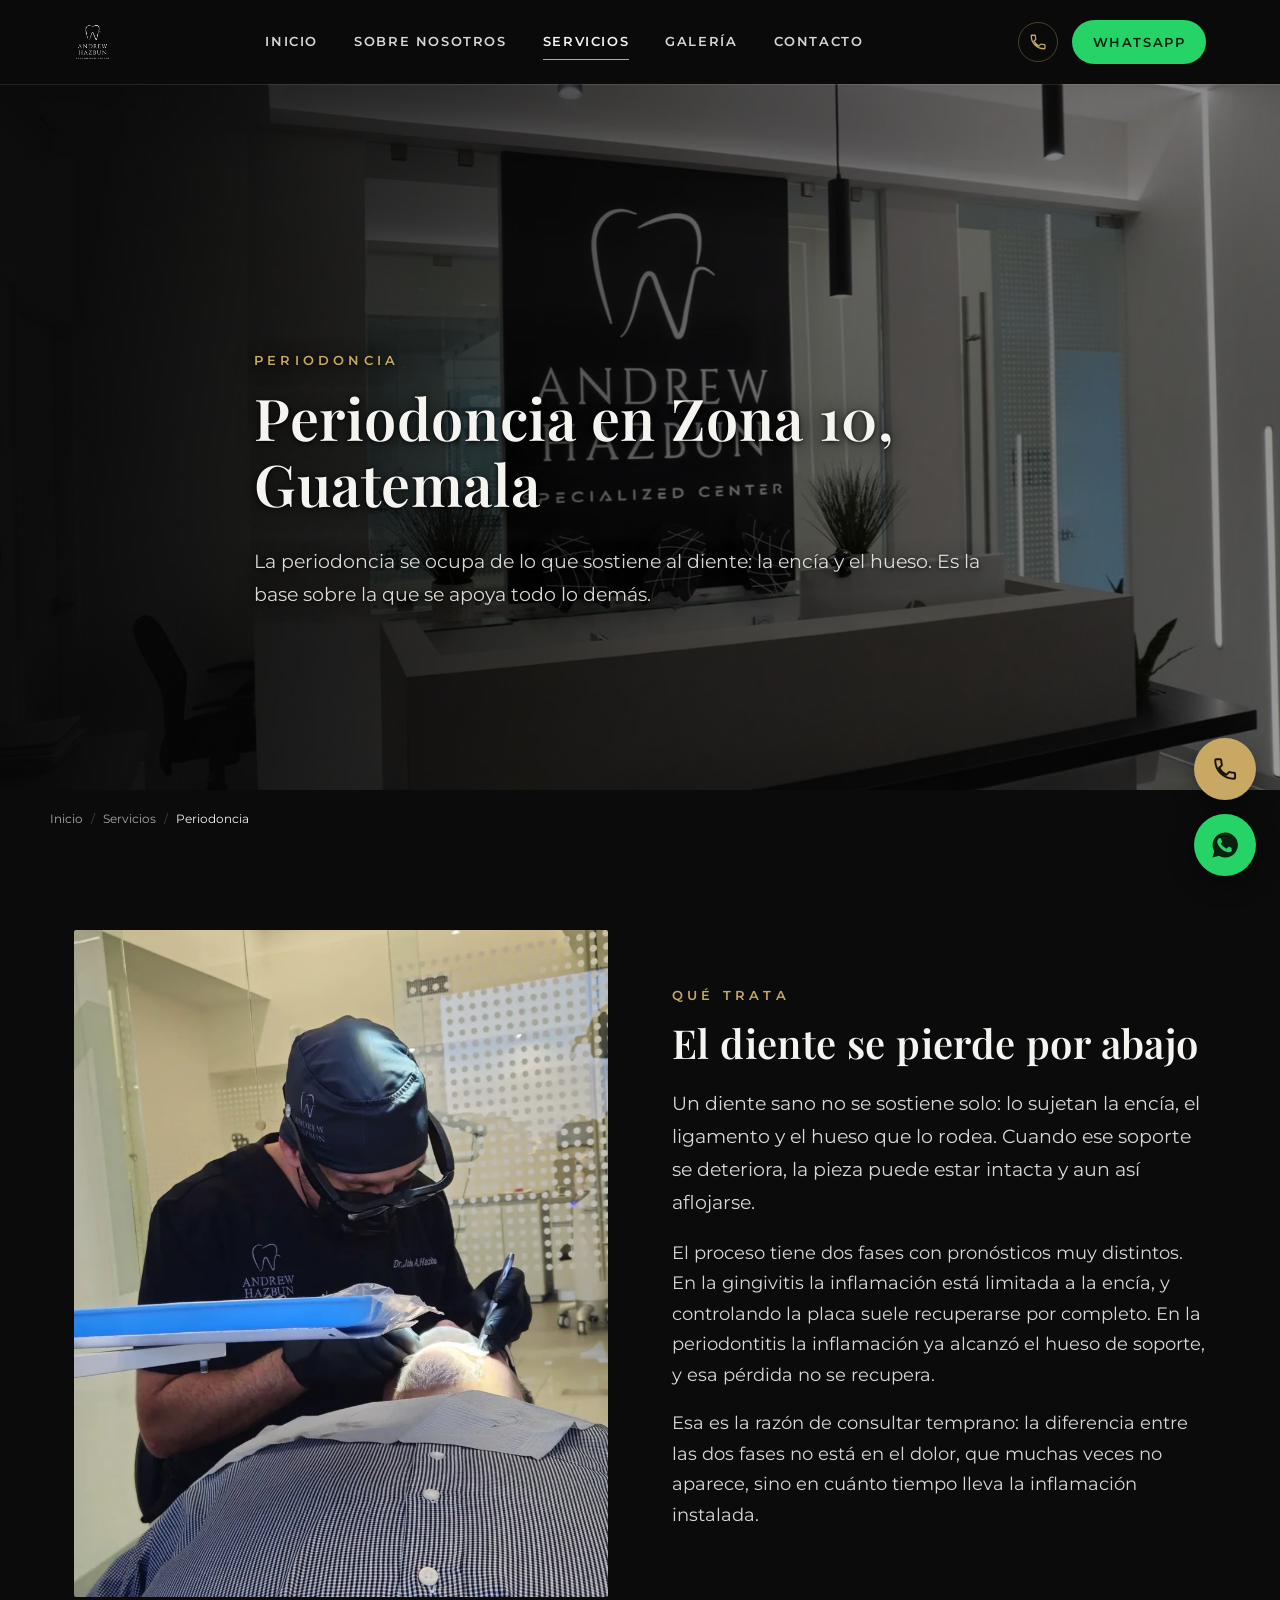
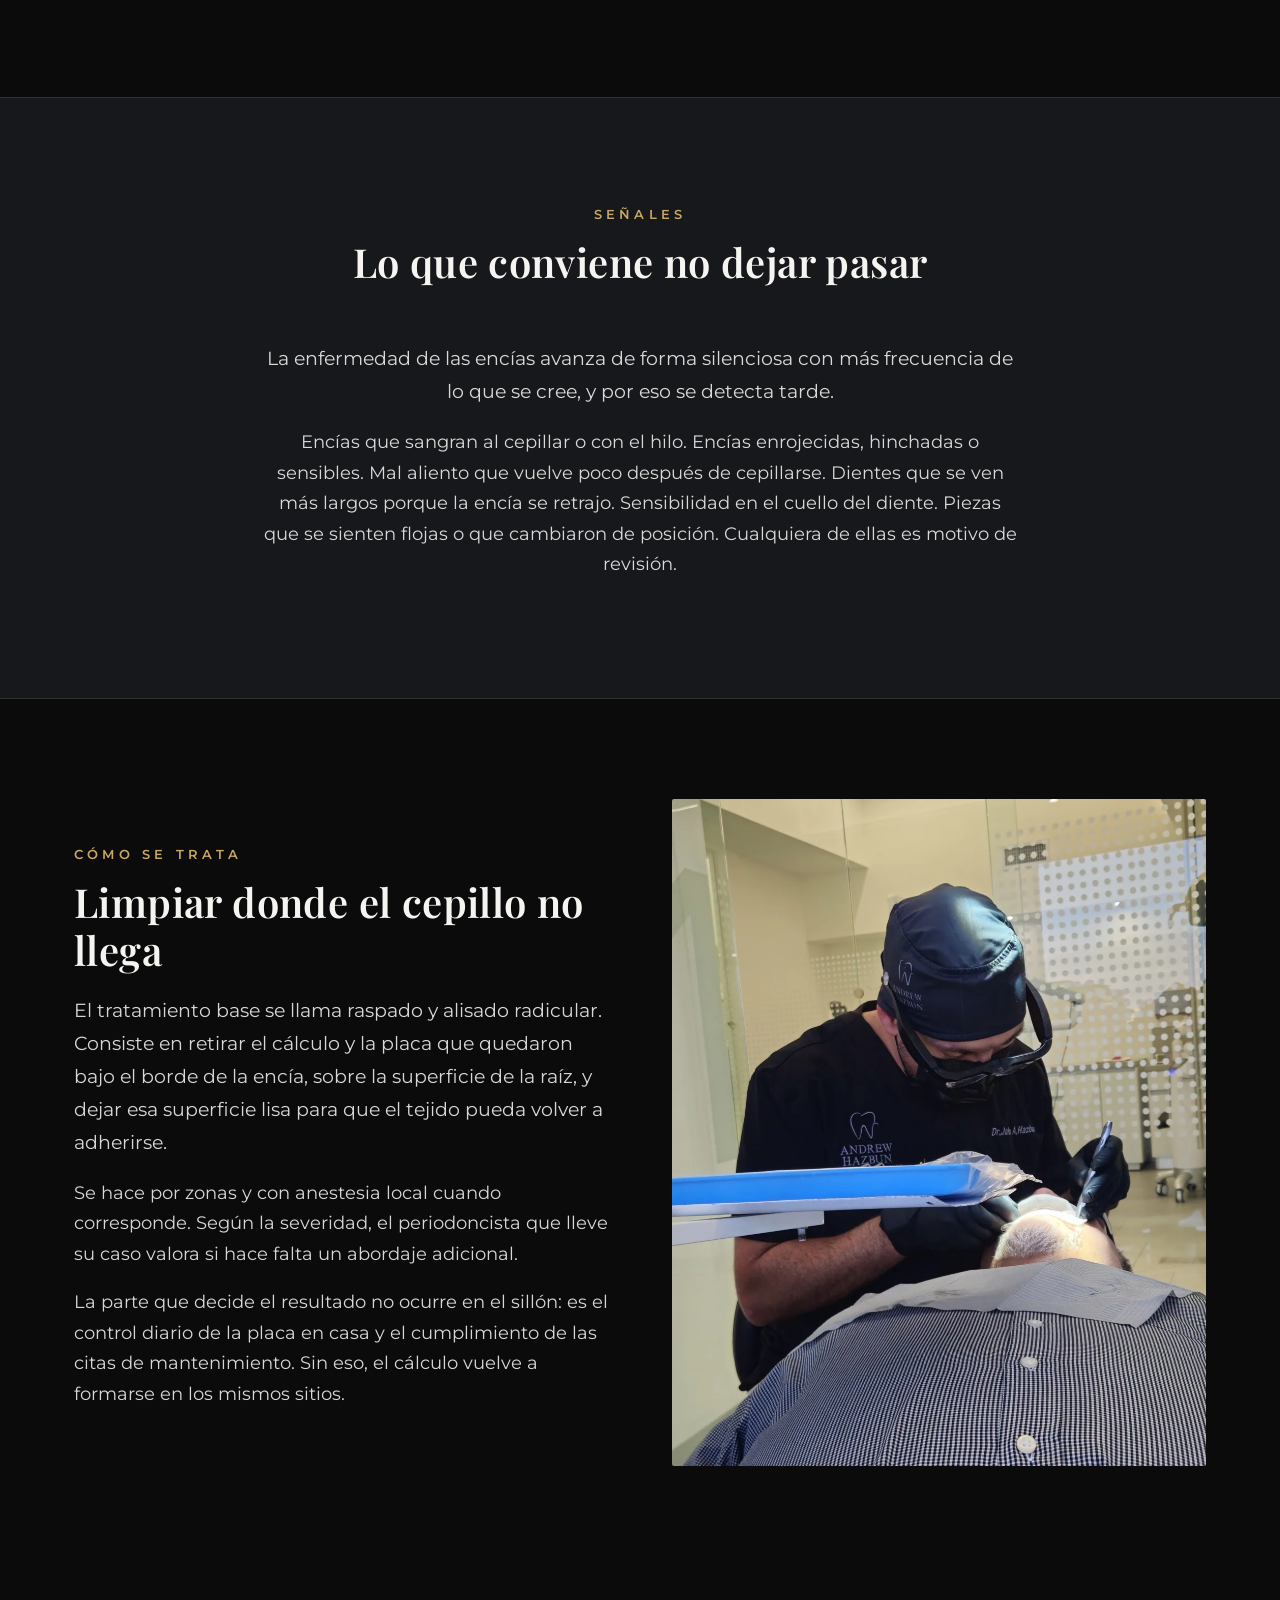
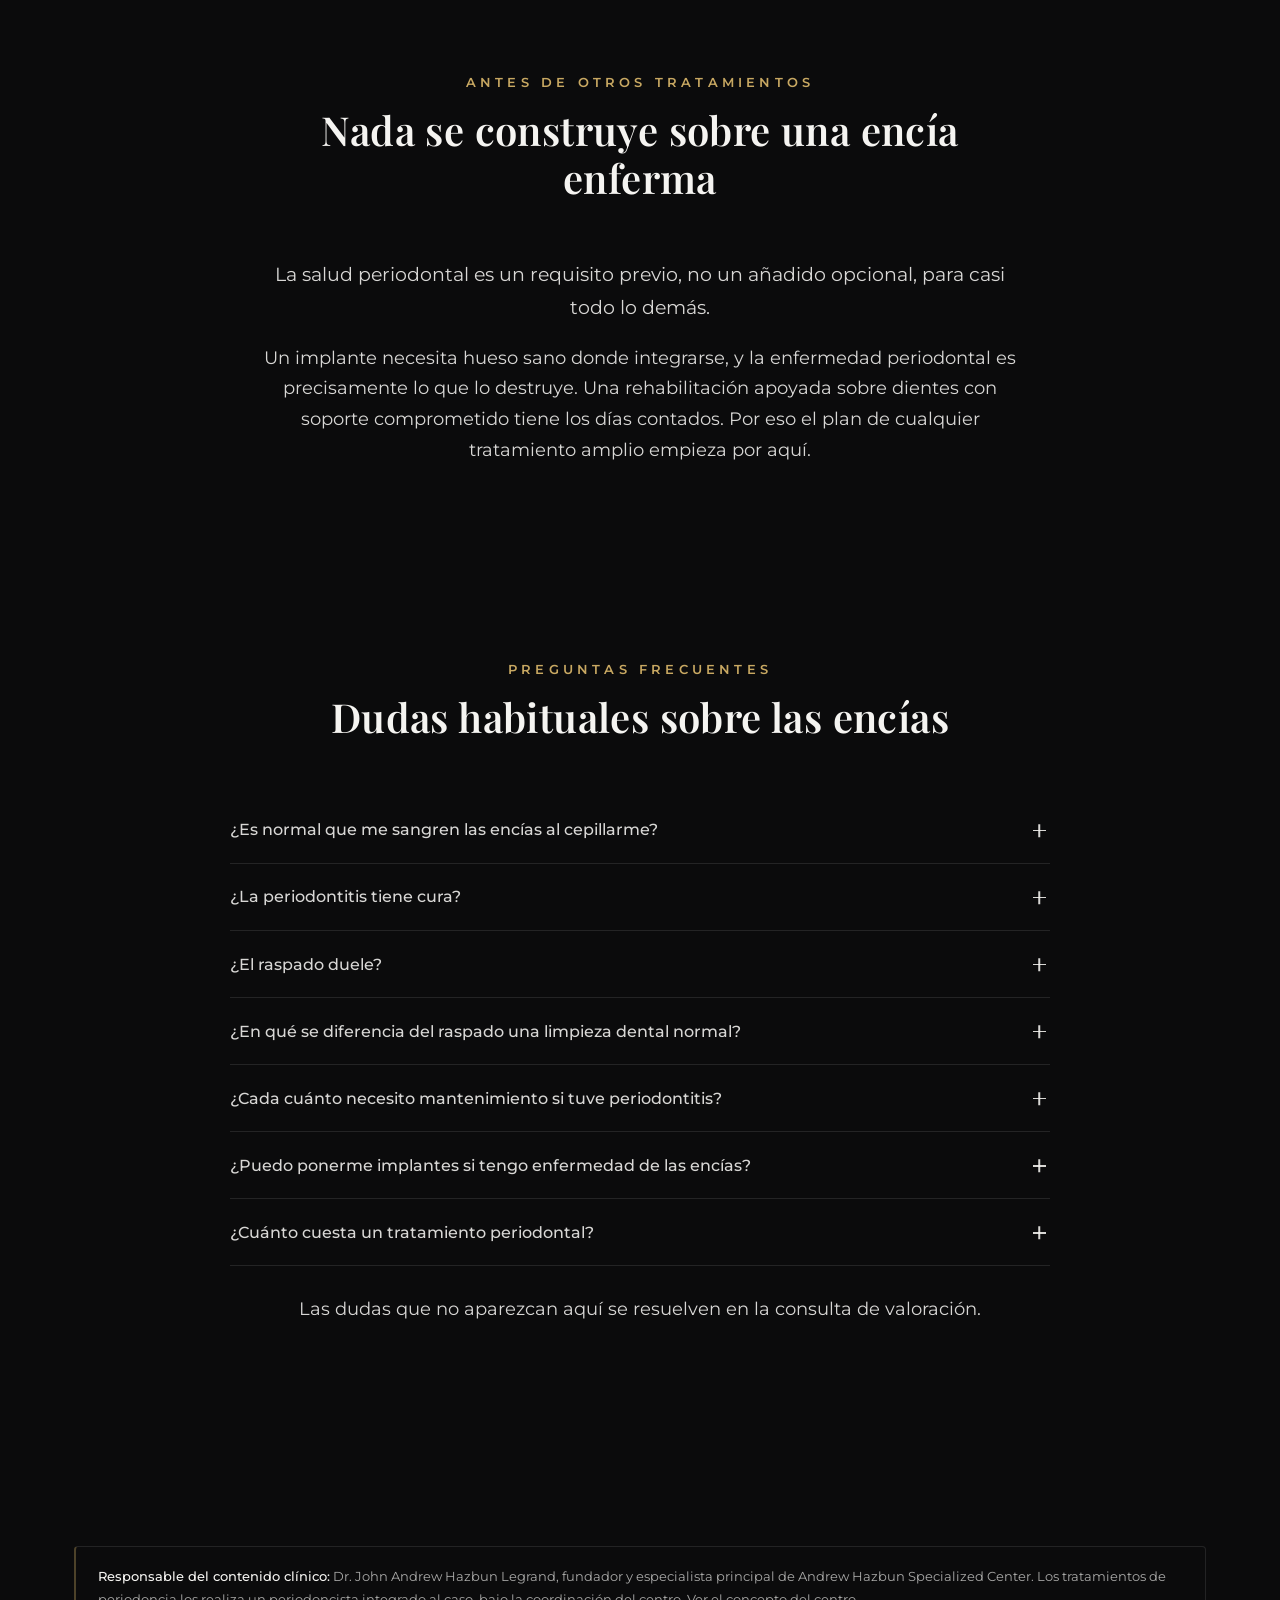
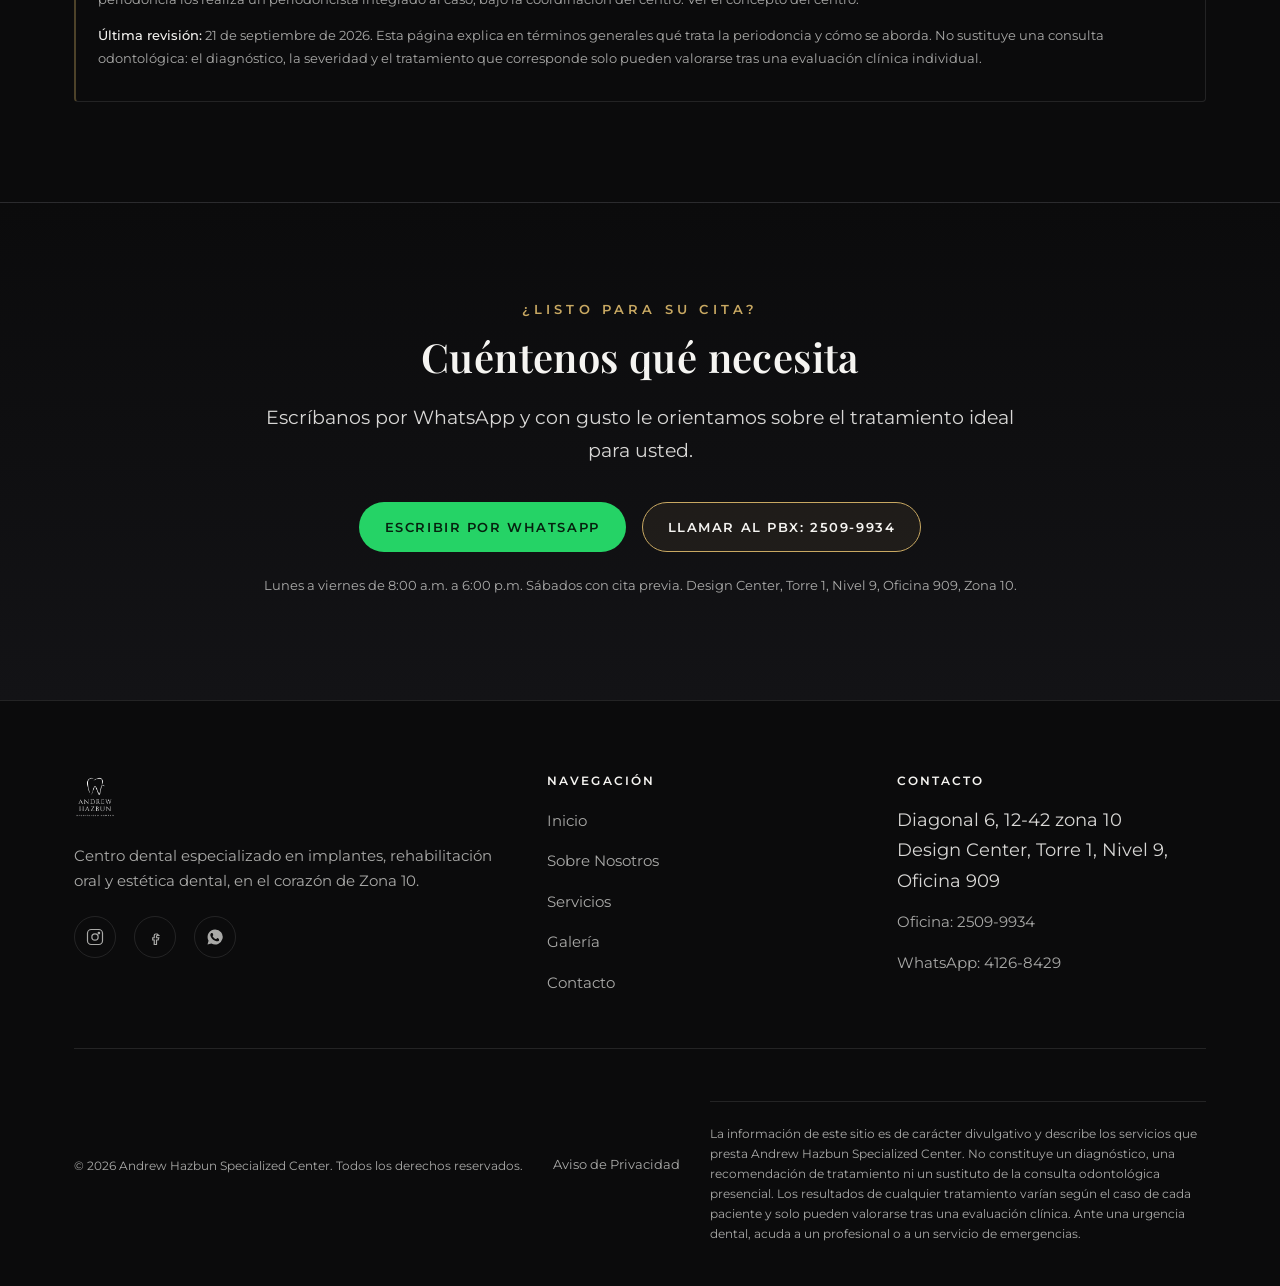
<file: periodoncia.html>
<!DOCTYPE html>
<html lang="es">
<head>
<meta charset="UTF-8">
<meta name="viewport" content="width=device-width, initial-scale=1.0">
<title>Periodoncia y Encías en Zona 10, Guatemala | Andrew Hazbun</title>
<meta name="description" content="Periodoncia en Zona 10, Guatemala. Diagnóstico y tratamiento de encías que sangran, gingivitis y periodontitis. Agende su valoración.">
<link rel="canonical" href="https://andrewhazbun.com/periodoncia.html">
<link rel="icon" type="image/png" sizes="32x32" href="images/favicon-32.png">
<link rel="apple-touch-icon" sizes="180x180" href="images/favicon-180.png">
  <link rel="preconnect" href="https://fonts.googleapis.com">
  <link rel="preconnect" href="https://fonts.gstatic.com" crossorigin>
  <link rel="stylesheet" href="https://fonts.googleapis.com/css2?family=Playfair+Display:ital,wght@0,400;0,500;0,600;0,700;1,400;1,500&amp;family=Montserrat:wght@300;400;500;600;700&amp;family=Allura&amp;display=swap">
  <link rel="stylesheet" href="css/style.css?v=a12b1c11">
<link rel="preload" as="image" href="images/gallery-scanner-live.webp" media="(max-width: 640px)" fetchpriority="high">
<link rel="preload" as="image" href="images/reception-sign.webp" media="(min-width: 641px)" fetchpriority="high">

<meta property="og:type" content="website">
<meta property="og:site_name" content="Andrew Hazbun Specialized Center">
<meta property="og:locale" content="es_GT">
<meta property="og:url" content="https://andrewhazbun.com/periodoncia.html">
<meta property="og:title" content="Periodoncia y Encías en Zona 10, Guatemala | Andrew Hazbun">
<meta property="og:description" content="Periodoncia en Zona 10, Guatemala. Diagnóstico y tratamiento de encías que sangran, gingivitis y periodontitis. Agende su valoración.">
<meta property="og:image" content="https://andrewhazbun.com/images/og-preview.jpg">
<meta property="og:image:width" content="1200">
<meta property="og:image:height" content="630">
<meta property="og:image:alt" content="Andrew Hazbun Specialized Center, clínica dental en Design Center, Zona 10, Ciudad de Guatemala">
<meta name="twitter:card" content="summary_large_image">
<meta name="twitter:title" content="Periodoncia y Encías en Zona 10, Guatemala | Andrew Hazbun">
<meta name="twitter:description" content="Periodoncia en Zona 10, Guatemala. Diagnóstico y tratamiento de encías que sangran, gingivitis y periodontitis. Agende su valoración.">
<meta name="twitter:image" content="https://andrewhazbun.com/images/og-preview.jpg">

  <script type="application/ld+json">
{
  "@context": "https://schema.org",
  "@type": "MedicalWebPage",
  "name": "Periodoncia en Zona 10, Guatemala",
  "dateModified": "2026-09-21",
  "lastReviewed": "2026-09-21",
  "reviewedBy": {
    "@id": "https://andrewhazbun.com/sobre-nosotros.html#dr-hazbun"
  },
  "specialty": "Dentistry",
  "url": "https://andrewhazbun.com/periodoncia.html",
  "inLanguage": "es",
  "about": {
    "@id": "https://andrewhazbun.com/#clinica"
  },
  "mainEntity": {
    "@type": "MedicalProcedure",
    "name": "Periodoncia",
    "description": "Diagnóstico y tratamiento de las enfermedades de la encía y de los tejidos que sostienen el diente, desde la gingivitis hasta la periodontitis.",
    "howPerformed": "Se mide el estado de la encía y la profundidad del surco alrededor de cada diente, se retira el cálculo situado bajo la encía mediante raspado y alisado radicular, y se establece un esquema de mantenimiento con controles periódicos."
  }
}
  </script>
  <script type="application/ld+json">
{
  "@context": "https://schema.org",
  "@type": "BreadcrumbList",
  "itemListElement": [
    {
      "@type": "ListItem",
      "position": 1,
      "name": "Inicio",
      "item": "https://andrewhazbun.com/"
    },
    {
      "@type": "ListItem",
      "position": 2,
      "name": "Servicios",
      "item": "https://andrewhazbun.com/servicios.html"
    },
    {
      "@type": "ListItem",
      "position": 3,
      "name": "Periodoncia",
      "item": "https://andrewhazbun.com/periodoncia.html"
    }
  ]
}
  </script>
  <script type="application/ld+json">
{
  "@context": "https://schema.org",
  "@type": "FAQPage",
  "mainEntity": [
    {
      "@type": "Question",
      "name": "¿Es normal que me sangren las encías al cepillarme?",
      "acceptedAnswer": {
        "@type": "Answer",
        "text": "No lo es. Una encía sana no suele sangrar al cepillado ni al hilo, aunque el sangrado se haya vuelto algo cotidiano. Casi siempre indica inflamación por placa acumulada, y en esa fase temprana suele revertirse. Conviene revisarlo en lugar de esperar."
      }
    },
    {
      "@type": "Question",
      "name": "¿La periodontitis tiene cura?",
      "acceptedAnswer": {
        "@type": "Answer",
        "text": "El hueso de soporte que ya se perdió no se recupera con el tratamiento. Lo que sí se logra, y es el objetivo, es detener el avance y mantener la enfermedad controlada en el tiempo, con tratamiento y con un esquema de mantenimiento. Por eso importa tanto detectarla temprano."
      }
    },
    {
      "@type": "Question",
      "name": "¿El raspado duele?",
      "acceptedAnswer": {
        "@type": "Answer",
        "text": "Se realiza con anestesia local cuando el caso lo requiere, y la experiencia varía de una persona a otra. Es frecuente notar sensibilidad al frío durante los días siguientes, porque la superficie de la raíz queda expuesta al retirar el cálculo que la cubría."
      }
    },
    {
      "@type": "Question",
      "name": "¿En qué se diferencia del raspado una limpieza dental normal?",
      "acceptedAnswer": {
        "@type": "Answer",
        "text": "La limpieza dental trabaja sobre la parte visible del diente y el borde de la encía, con fines preventivos. El raspado y alisado radicular llega por debajo de la encía, sobre la superficie de la raíz, y es un tratamiento para una enfermedad ya diagnosticada."
      }
    },
    {
      "@type": "Question",
      "name": "¿Cada cuánto necesito mantenimiento si tuve periodontitis?",
      "acceptedAnswer": {
        "@type": "Answer",
        "text": "Los intervalos suelen ser más cortos que los de un control preventivo habitual, porque el objetivo es que la enfermedad no vuelva a activarse. El esquema concreto lo indica el profesional según la severidad que tuvo su caso y cómo responde."
      }
    },
    {
      "@type": "Question",
      "name": "¿Puedo ponerme implantes si tengo enfermedad de las encías?",
      "acceptedAnswer": {
        "@type": "Answer",
        "text": "Primero hay que controlarla. Un implante se integra al hueso, y la enfermedad periodontal activa compromete precisamente ese hueso. Estabilizada la encía y con un mantenimiento constante, la colocación puede valorarse."
      }
    },
    {
      "@type": "Question",
      "name": "¿Cuánto cuesta un tratamiento periodontal?",
      "acceptedAnswer": {
        "@type": "Answer",
        "text": "Depende de cuántas zonas estén afectadas y de la severidad, que se determinan al medir el estado de la encía. El costo de su caso se le explica en la consulta de valoración."
      }
    }
  ]
}
  </script>
</head>
<body>
<a class="skip-link" href="#contenido">Saltar al contenido</a>

<header class="site-header">
  <div class="container">
    <a href="index.html" class="brand">
      <img src="images/logo-white.webp" alt="Andrew Hazbun Specialized Center" width="560" height="700">
    </a>
    <nav class="main-nav">
      <a href="index.html">Inicio</a>
      <a href="sobre-nosotros.html">Sobre Nosotros</a>
      <a href="servicios.html" class="active">Servicios</a>
      <a href="galeria.html">Galería</a>
      <a href="contacto.html">Contacto</a>
    </nav>
    <div class="nav-cta">
      <a class="nav-call" href="tel:+50225099934" aria-label="Llamar al PBX +502 2509 9934">
        <svg viewBox="0 0 24 24" fill="none" stroke="currentColor" stroke-width="1.7" stroke-linecap="round" stroke-linejoin="round"><path d="M6.6 10.8c1.4 2.8 3.8 5.2 6.6 6.6l2.2-2.2c.3-.3.7-.4 1.1-.3 1.2.4 2.5.6 3.8.6.6 0 1 .4 1 1V20c0 .6-.4 1-1 1C10.6 21 3 13.4 3 4c0-.6.4-1 1-1h3.5c.6 0 1 .4 1 1 0 1.3.2 2.6.6 3.8.1.4 0 .8-.3 1.1L6.6 10.8z"/></svg>
      </a>
      <a class="btn btn-whatsapp nav-wa" href="https://wa.me/50241268429?text=Hola%2C%20me%20gustar%C3%ADa%20agendar%20una%20cita%20en%20Andrew%20Hazbun%20Specialized%20Center." target="_blank" rel="noopener">
        <svg viewBox="0 0 24 24" fill="currentColor"><path d="M12 2a10 10 0 0 0-8.6 15L2 22l5.2-1.4A10 10 0 1 0 12 2zm5.6 14.3c-.2.7-1.4 1.3-2 1.4-.5.1-1.1.1-1.8-.1-.4-.1-1-.3-1.7-.6-3-1.3-5-4.3-5.1-4.5-.2-.2-1.2-1.6-1.2-3.1s.8-2.2 1-2.5c.3-.3.6-.4.8-.4h.6c.2 0 .4 0 .6.5.2.5.7 1.8.8 1.9.1.2.1.4 0 .6-.1.2-.1.3-.3.5l-.4.5c-.1.2-.3.3-.1.6.2.3.8 1.3 1.8 2.1 1.2 1 2.2 1.4 2.5 1.5.3.1.5.1.6-.1.2-.2.7-.8.9-1.1.2-.3.4-.2.6-.1l1.7.8c.2.1.4.2.4.4.1.2.1.9-.1 1.6z"/></svg>
        <span class="btn-label">WhatsApp</span>
      </a>
      <button class="nav-toggle" aria-label="Abrir menú" aria-expanded="false">☰</button>
    </div>
  </div>
</header>
<section class="hero hero-sub">
  <div class="hero-bg hero-bg-periodoncia"></div>
  <div class="hero-overlay"></div>
  <div class="container">
    <div class="hero-inner">
      <span class="eyebrow reveal">Periodoncia</span>
      <h1 class="reveal reveal-1">Periodoncia en Zona 10, Guatemala</h1>
      <p class="lede reveal reveal-2">La periodoncia se ocupa de lo que sostiene al diente: la encía y el hueso. Es la base sobre la que se apoya todo lo demás.</p>
    </div>
  </div>
</section>

<nav class="breadcrumb container" aria-label="Ruta de navegación">
  <ol>
    <li><a href="index.html">Inicio</a></li>
    <li><a href="servicios.html">Servicios</a></li>
    <li><span aria-current="page">Periodoncia</span></li>
  </ol>
</nav>

<section id="contenido">
  <div class="container">
    <div class="split">
      <div class="split-media reveal">
        <img src="images/gallery-treatment-bts.webp" srcset="images/gallery-treatment-bts-900.webp 900w, images/gallery-treatment-bts.webp 1050w" sizes="(max-width: 900px) calc(100vw - 48px), (min-width: 1440px) 45vw, 534px" alt="Atención odontológica en el centro dental de Zona 10" loading="lazy" decoding="async" width="1050" height="1400">
      </div>
      <div class="reveal reveal-2">
        <span class="eyebrow">Qué trata</span>
        <h2>El diente se pierde por abajo</h2>
        <p class="lede">Un diente sano no se sostiene solo: lo sujetan la encía, el ligamento y el hueso que lo rodea. Cuando ese soporte se deteriora, la pieza puede estar intacta y aun así aflojarse.</p>
        <p>El proceso tiene dos fases con pronósticos muy distintos. En la gingivitis la inflamación está limitada a la encía, y controlando la placa suele recuperarse por completo. En la periodontitis la inflamación ya alcanzó el hueso de soporte, y esa pérdida no se recupera.</p>
        <p>Esa es la razón de consultar temprano: la diferencia entre las dos fases no está en el dolor, que muchas veces no aparece, sino en cuánto tiempo lleva la inflamación instalada.</p>
      </div>
    </div>
  </div>
</section>

<section class="section-alt">
  <div class="container">
    <div class="section-head center reveal">
      <span class="eyebrow">Señales</span>
      <h2>Lo que conviene no dejar pasar</h2>
    </div>
    <div class="reveal reveal-2" style="max-width:760px;margin:0 auto;">
      <p class="lede center">La enfermedad de las encías avanza de forma silenciosa con más frecuencia de lo que se cree, y por eso se detecta tarde.</p>
      <p class="p center">Encías que sangran al cepillar o con el hilo. Encías enrojecidas, hinchadas o sensibles. Mal aliento que vuelve poco después de cepillarse. Dientes que se ven más largos porque la encía se retrajo. Sensibilidad en el cuello del diente. Piezas que se sienten flojas o que cambiaron de posición. Cualquiera de ellas es motivo de revisión.</p>
    </div>
  </div>
</section>

<section>
  <div class="container">
    <div class="split reverse">
      <div class="reveal reveal-2">
        <span class="eyebrow">Cómo se trata</span>
        <h2>Limpiar donde el cepillo no llega</h2>
        <p class="lede">El tratamiento base se llama raspado y alisado radicular. Consiste en retirar el cálculo y la placa que quedaron bajo el borde de la encía, sobre la superficie de la raíz, y dejar esa superficie lisa para que el tejido pueda volver a adherirse.</p>
        <p>Se hace por zonas y con anestesia local cuando corresponde. Según la severidad, el periodoncista que lleve su caso valora si hace falta un abordaje adicional.</p>
        <p>La parte que decide el resultado no ocurre en el sillón: es el control diario de la placa en casa y el cumplimiento de las citas de mantenimiento. Sin eso, el cálculo vuelve a formarse en los mismos sitios.</p>
      </div>
      <div class="split-media reveal">
        <img src="images/doctor-detail-2.webp" alt="Detalle de una consulta en el centro dental de Zona 10" loading="lazy" decoding="async" width="1050" height="1400">
      </div>
    </div>
  </div>
</section>

<section>
  <div class="container">
    <div class="section-head center reveal">
      <span class="eyebrow">Antes de otros tratamientos</span>
      <h2>Nada se construye sobre una encía enferma</h2>
    </div>
    <div class="reveal reveal-2" style="max-width:760px;margin:0 auto;">
      <p class="lede center">La salud periodontal es un requisito previo, no un añadido opcional, para casi todo lo demás.</p>
      <p class="p center">Un <a href="implantes-dentales.html">implante</a> necesita hueso sano donde integrarse, y la enfermedad periodontal es precisamente lo que lo destruye. Una <a href="rehabilitacion-oral.html">rehabilitación</a> apoyada sobre dientes con soporte comprometido tiene los días contados. Por eso el plan de cualquier tratamiento amplio empieza por aquí.</p>
    </div>
  </div>
</section>

<section class="section-tight">
  <div class="container">
    <div class="section-head center reveal">
      <span class="eyebrow">Preguntas frecuentes</span>
      <h2>Dudas habituales sobre las encías</h2>
    </div>
    <div class="faq reveal reveal-2">

      <details class="faq-item">
        <summary>¿Es normal que me sangren las encías al cepillarme?</summary>
        <p>No lo es. Una encía sana no suele sangrar al cepillado ni al hilo, aunque el sangrado se haya vuelto algo cotidiano. Casi siempre indica inflamación por placa acumulada, y en esa fase temprana suele revertirse. Conviene revisarlo en lugar de esperar.</p>
      </details>

      <details class="faq-item">
        <summary>¿La periodontitis tiene cura?</summary>
        <p>El hueso de soporte que ya se perdió no se recupera con el tratamiento. Lo que sí se logra, y es el objetivo, es detener el avance y mantener la enfermedad controlada en el tiempo, con tratamiento y con un esquema de mantenimiento. Por eso importa tanto detectarla temprano.</p>
      </details>

      <details class="faq-item">
        <summary>¿El raspado duele?</summary>
        <p>Se realiza con anestesia local cuando el caso lo requiere, y la experiencia varía de una persona a otra. Es frecuente notar sensibilidad al frío durante los días siguientes, porque la superficie de la raíz queda expuesta al retirar el cálculo que la cubría.</p>
      </details>

      <details class="faq-item">
        <summary>¿En qué se diferencia del raspado una limpieza dental normal?</summary>
        <p>La <a href="limpieza-dental.html">limpieza dental</a> trabaja sobre la parte visible del diente y el borde de la encía, con fines preventivos. El raspado y alisado radicular llega por debajo de la encía, sobre la superficie de la raíz, y es un tratamiento para una enfermedad ya diagnosticada.</p>
      </details>

      <details class="faq-item">
        <summary>¿Cada cuánto necesito mantenimiento si tuve periodontitis?</summary>
        <p>Los intervalos suelen ser más cortos que los de un control preventivo habitual, porque el objetivo es que la enfermedad no vuelva a activarse. El esquema concreto lo indica el profesional según la severidad que tuvo su caso y cómo responde.</p>
      </details>

      <details class="faq-item">
        <summary>¿Puedo ponerme implantes si tengo enfermedad de las encías?</summary>
        <p>Primero hay que controlarla. Un implante se integra al hueso, y la enfermedad periodontal activa compromete precisamente ese hueso. Estabilizada la encía y con un mantenimiento constante, la colocación puede valorarse.</p>
      </details>

      <details class="faq-item">
        <summary>¿Cuánto cuesta un tratamiento periodontal?</summary>
        <p>Depende de cuántas zonas estén afectadas y de la severidad, que se determinan al medir el estado de la encía. El costo de su caso se le explica en la consulta de valoración.</p>
      </details>

    </div>
    <p class="center text-center reveal reveal-3" style="margin-top:1.6em;">Las dudas que no aparezcan aquí se resuelven en la <a href="contacto.html">consulta de valoración</a>.</p>
  </div>
</section>

<section>
  <div class="container">
    <div class="content-meta reveal">
      <p><strong>Responsable del contenido clínico:</strong> Dr. John Andrew Hazbun Legrand, fundador y especialista principal de Andrew Hazbun Specialized Center. Los tratamientos de periodoncia los realiza un periodoncista integrado al caso, bajo la coordinación del centro. <a href="sobre-nosotros.html">Ver el concepto del centro</a>.</p>
      <p><strong>Última revisión:</strong> <time datetime="2026-09-21">21 de septiembre de 2026</time>. Esta página explica en términos generales qué trata la periodoncia y cómo se aborda. No sustituye una consulta odontológica: el diagnóstico, la severidad y el tratamiento que corresponde solo pueden valorarse tras una evaluación clínica individual.</p>
    </div>
  </div>
</section>

<section class="cta-band">
  <div class="container">
    <span class="eyebrow">¿Listo para su cita?</span>
    <h2>Cuéntenos qué necesita</h2>
    <p class="lede center">Escríbanos por WhatsApp y con gusto le orientamos sobre el tratamiento ideal para usted.</p>
    <div class="hero-actions" style="justify-content:center;">
      <a class="btn btn-whatsapp" href="https://wa.me/50241268429?text=Hola%2C%20me%20gustar%C3%ADa%20agendar%20una%20cita%20en%20Andrew%20Hazbun%20Specialized%20Center." target="_blank" rel="noopener">Escribir por WhatsApp</a>
      <a class="btn btn-call" href="tel:+50225099934">Llamar al PBX: 2509-9934</a>
    </div>
    <p class="cta-note">Lunes a viernes de 8:00 a.m. a 6:00 p.m. Sábados con cita previa. Design Center, Torre 1, Nivel 9, Oficina 909, Zona 10.</p>
  </div>
</section>

<footer class="site-footer">
  <div class="container">
    <div class="footer-grid">
      <div>
        <img src="images/logo-white.webp" alt="Andrew Hazbun Specialized Center" style="height:52px; width:auto; margin-bottom:1.2em;" width="560" height="700">
        <p>Centro dental especializado en implantes, rehabilitación oral y estética dental, en el corazón de Zona 10.</p>
        <div class="social-row" style="margin-top:1.2em;">
          <a href="https://www.instagram.com/andrewhazbun/" target="_blank" rel="noopener" aria-label="Instagram">
            <svg width="18" height="18" viewBox="0 0 24 24" fill="none" stroke="currentColor" stroke-width="1.6"><rect x="2" y="2" width="20" height="20" rx="5"/><circle cx="12" cy="12" r="4.2"/><circle cx="17.2" cy="6.8" r="1"/></svg>
          </a>
          <a href="https://www.facebook.com/andrewhazbundentalcenter" target="_blank" rel="noopener" aria-label="Facebook">
            <svg width="18" height="18" viewBox="0 0 24 24" fill="none" stroke="currentColor" stroke-width="1.6"><path d="M15 8h-2a2 2 0 0 0-2 2v3H9v3h2v6h3v-6h2.2l.8-3H14v-2c0-.6.4-1 1-1h2z"/></svg>
          </a>
          <a href="https://wa.me/50241268429" target="_blank" rel="noopener" aria-label="WhatsApp">
            <svg width="18" height="18" viewBox="0 0 24 24" fill="currentColor"><path d="M12 2a10 10 0 0 0-8.6 15L2 22l5.2-1.4A10 10 0 1 0 12 2zm5.6 14.3c-.2.7-1.4 1.3-2 1.4-.5.1-1.1.1-1.8-.1-.4-.1-1-.3-1.7-.6-3-1.3-5-4.3-5.1-4.5-.2-.2-1.2-1.6-1.2-3.1s.8-2.2 1-2.5c.3-.3.6-.4.8-.4h.6c.2 0 .4 0 .6.5.2.5.7 1.8.8 1.9.1.2.1.4 0 .6-.1.2-.1.3-.3.5l-.4.5c-.1.2-.3.3-.1.6.2.3.8 1.3 1.8 2.1 1.2 1 2.2 1.4 2.5 1.5.3.1.5.1.6-.1.2-.2.7-.8.9-1.1.2-.3.4-.2.6-.1l1.7.8c.2.1.4.2.4.4.1.2.1.9-.1 1.6z"/></svg>
          </a>
        </div>
      </div>
      <div>
        <h4>Navegación</h4>
        <ul>
          <li><a href="index.html">Inicio</a></li>
          <li><a href="sobre-nosotros.html">Sobre Nosotros</a></li>
          <li><a href="servicios.html">Servicios</a></li>
          <li><a href="galeria.html">Galería</a></li>
          <li><a href="contacto.html">Contacto</a></li>
        </ul>
      </div>
      <div>
        <h4>Contacto</h4>
        <ul>
          <li>Diagonal 6, 12-42 zona 10<br>Design Center, Torre 1, Nivel 9, Oficina 909</li>
          <li><a href="tel:+50225099934">Oficina: 2509-9934</a></li>
          <li><a href="https://wa.me/50241268429" target="_blank" rel="noopener">WhatsApp: 4126-8429</a></li>
        </ul>
      </div>
    </div>
    <div class="footer-bottom">
      <span>&copy; <span data-year></span> Andrew Hazbun Specialized Center. Todos los derechos reservados.</span>
      <a class="footer-legal" href="aviso-de-privacidad.html">Aviso de Privacidad</a>
      <p class="med-disclaimer">La información de este sitio es de carácter divulgativo y describe los servicios que presta Andrew Hazbun Specialized Center. No constituye un diagnóstico, una recomendación de tratamiento ni un sustituto de la consulta odontológica presencial. Los resultados de cualquier tratamiento varían según el caso de cada paciente y solo pueden valorarse tras una evaluación clínica. Ante una urgencia dental, acuda a un profesional o a un servicio de emergencias.</p>
    </div>
  </div>
</footer>

<div class="float-contact">
  <a class="float-call" href="tel:+50225099934" aria-label="Llamar al PBX +502 2509 9934">
    <svg viewBox="0 0 24 24" fill="none" stroke="#16130b" stroke-width="1.8" stroke-linecap="round" stroke-linejoin="round"><path d="M6.6 10.8c1.4 2.8 3.8 5.2 6.6 6.6l2.2-2.2c.3-.3.7-.4 1.1-.3 1.2.4 2.5.6 3.8.6.6 0 1 .4 1 1V20c0 .6-.4 1-1 1C10.6 21 3 13.4 3 4c0-.6.4-1 1-1h3.5c.6 0 1 .4 1 1 0 1.3.2 2.6.6 3.8.1.4 0 .8-.3 1.1L6.6 10.8z"/></svg>
  </a>
  <a class="float-whatsapp" href="https://wa.me/50241268429?text=Hola%2C%20me%20gustar%C3%ADa%20agendar%20una%20cita%20en%20Andrew%20Hazbun%20Specialized%20Center." target="_blank" rel="noopener" aria-label="Escribir por WhatsApp">
    <svg viewBox="0 0 24 24" fill="#06210f"><path d="M12 2a10 10 0 0 0-8.6 15L2 22l5.2-1.4A10 10 0 1 0 12 2zm5.6 14.3c-.2.7-1.4 1.3-2 1.4-.5.1-1.1.1-1.8-.1-.4-.1-1-.3-1.7-.6-3-1.3-5-4.3-5.1-4.5-.2-.2-1.2-1.6-1.2-3.1s.8-2.2 1-2.5c.3-.3.6-.4.8-.4h.6c.2 0 .4 0 .6.5.2.5.7 1.8.8 1.9.1.2.1.4 0 .6-.1.2-.1.3-.3.5l-.4.5c-.1.2-.3.3-.1.6.2.3.8 1.3 1.8 2.1 1.2 1 2.2 1.4 2.5 1.5.3.1.5.1.6-.1.2-.2.7-.8.9-1.1.2-.3.4-.2.6-.1l1.7.8c.2.1.4.2.4.4.1.2.1.9-.1 1.6z"/></svg>
  </a>
</div>

<script src="js/script.js?v=m25nov26"></script>

<!-- Cloudflare Web Analytics --><script defer src='https://static.cloudflareinsights.com/beacon.min.js' data-cf-beacon='{"token": "6b5baa484f62423aa027d649e8868441"}'></script><!-- End Cloudflare Web Analytics -->
</body>
</html>
</file>
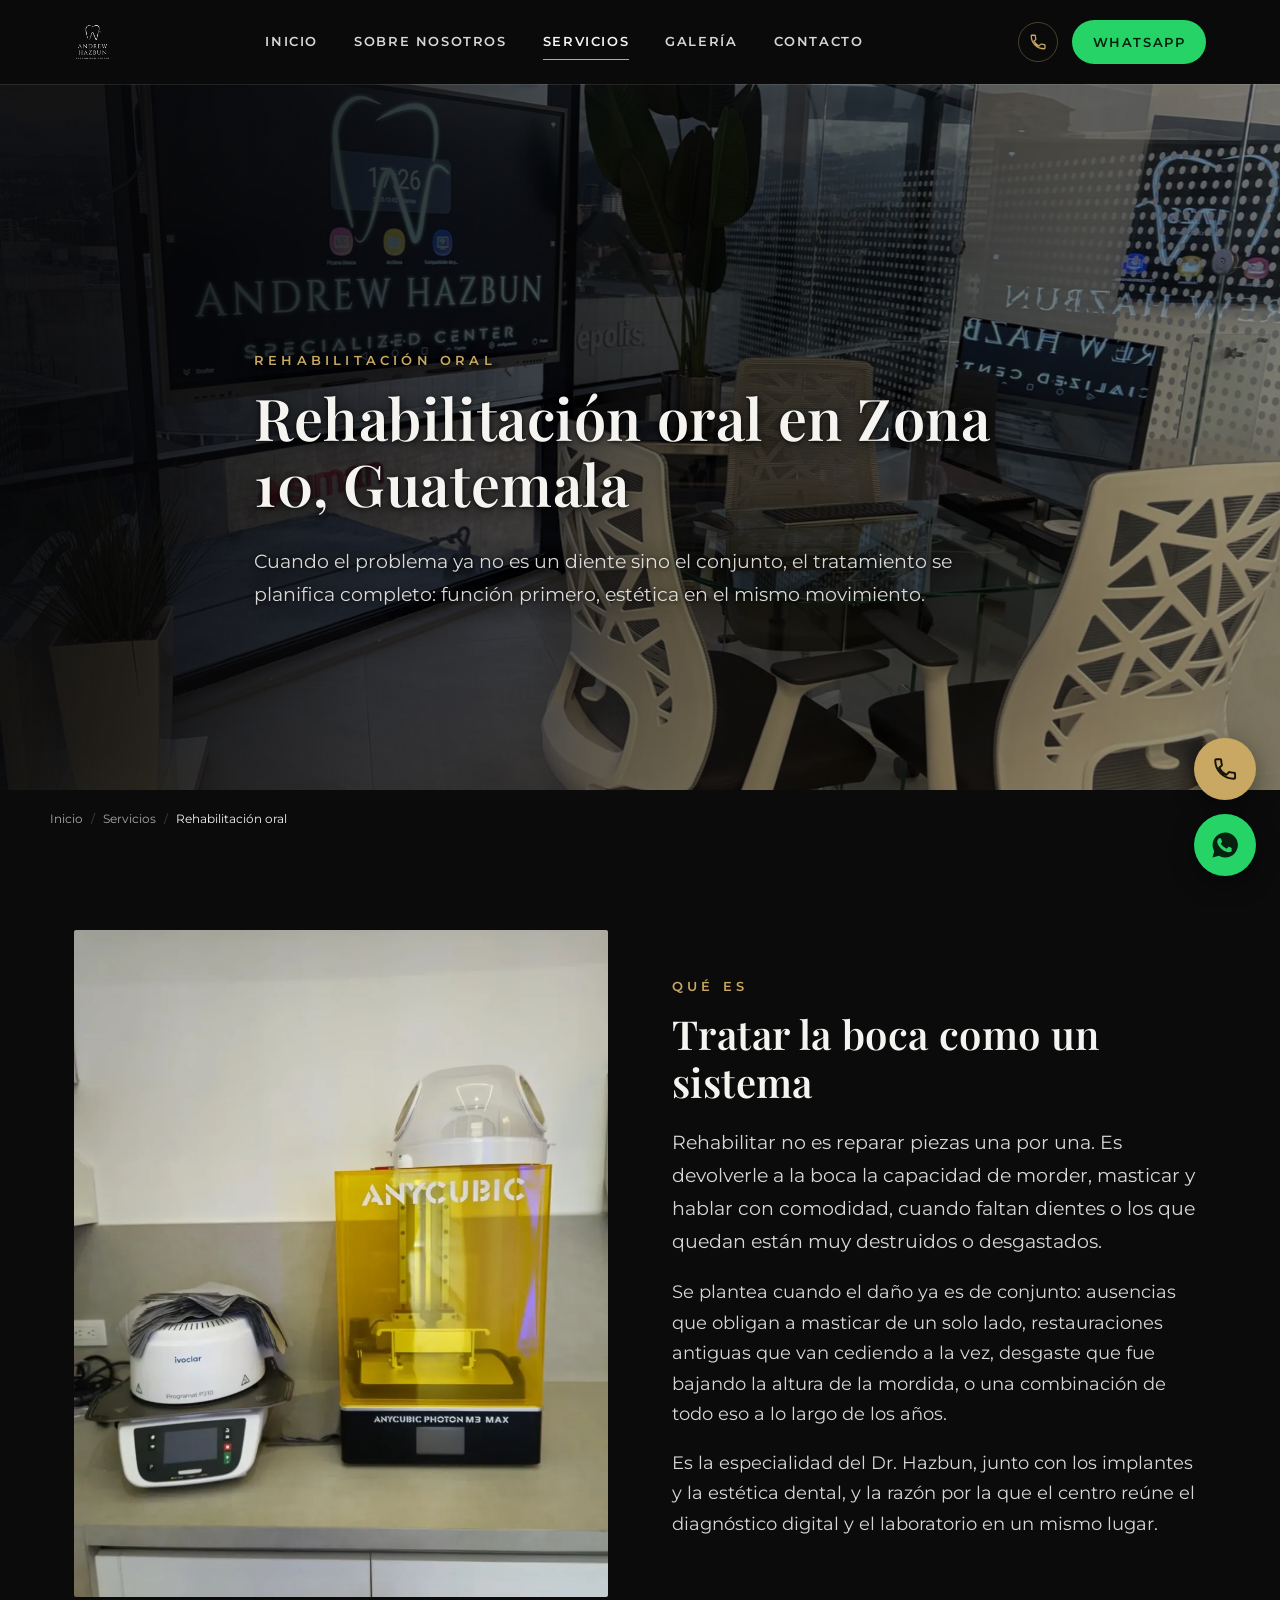
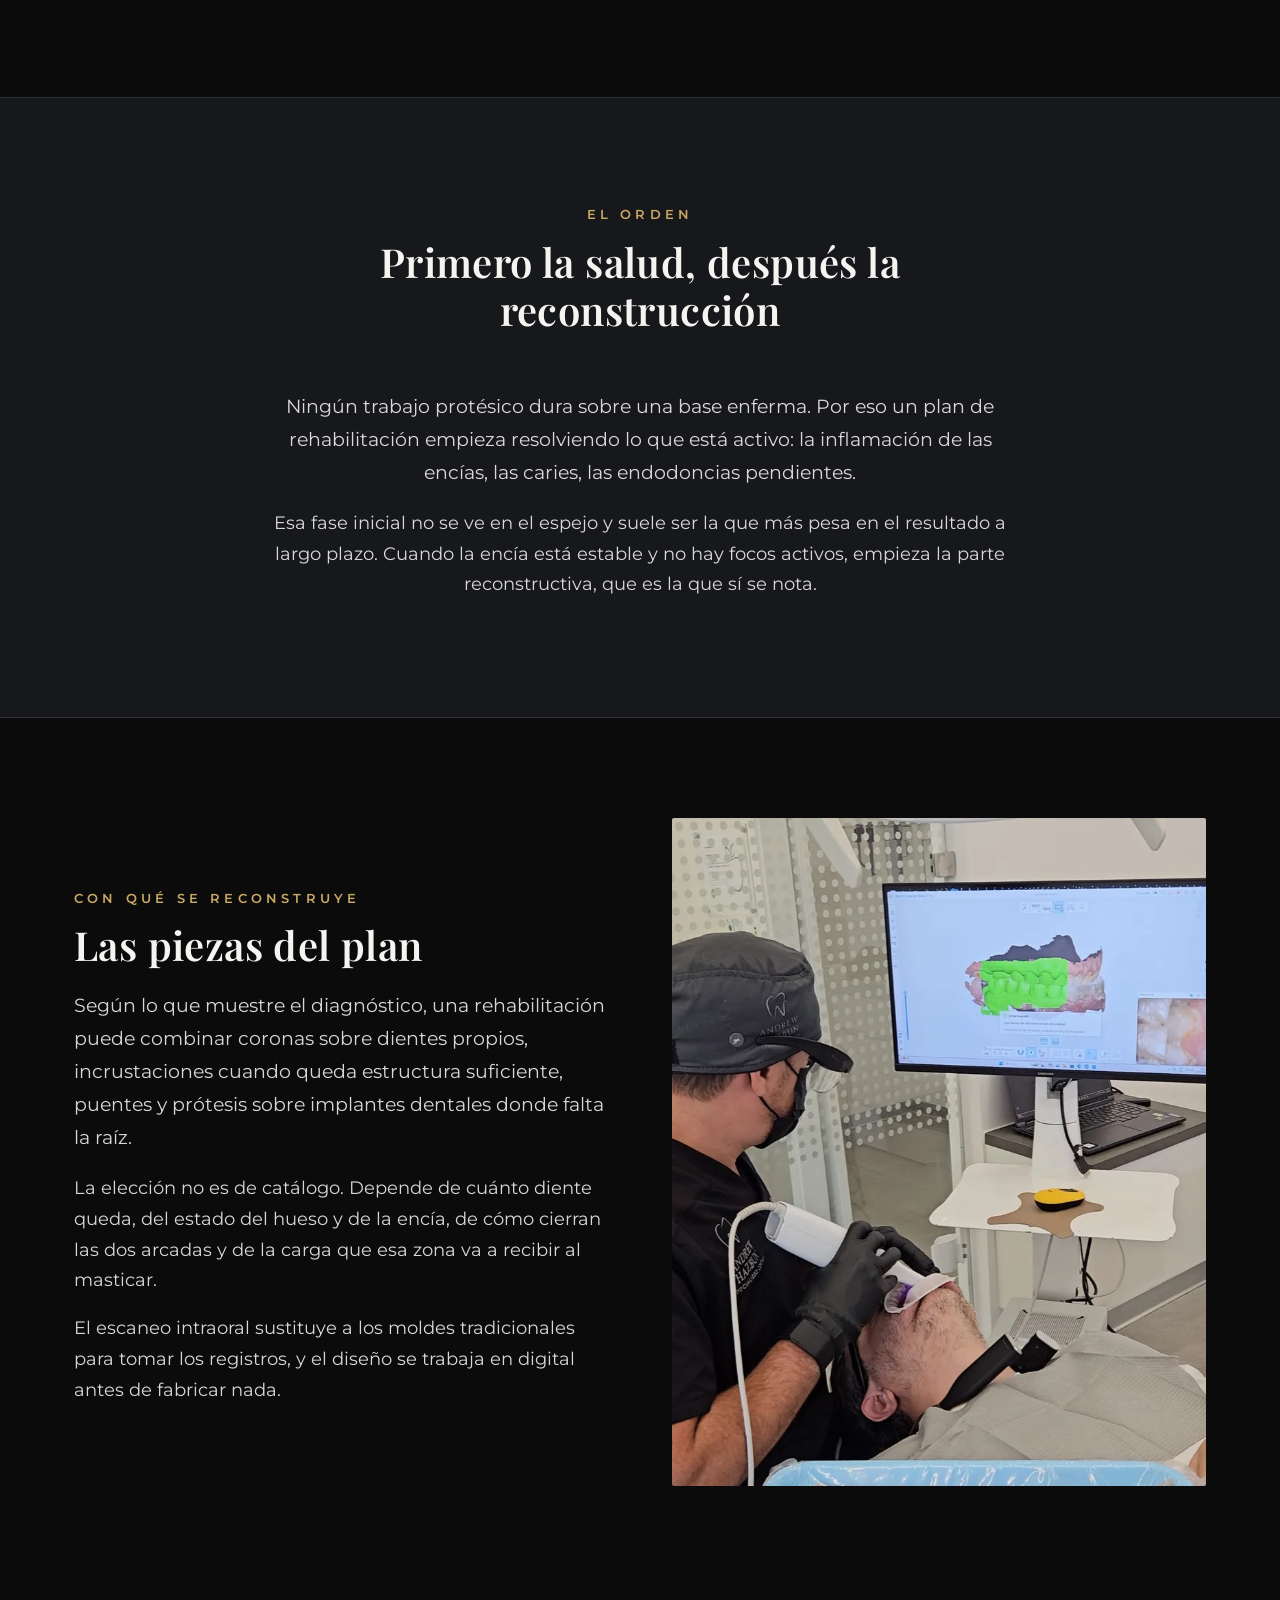
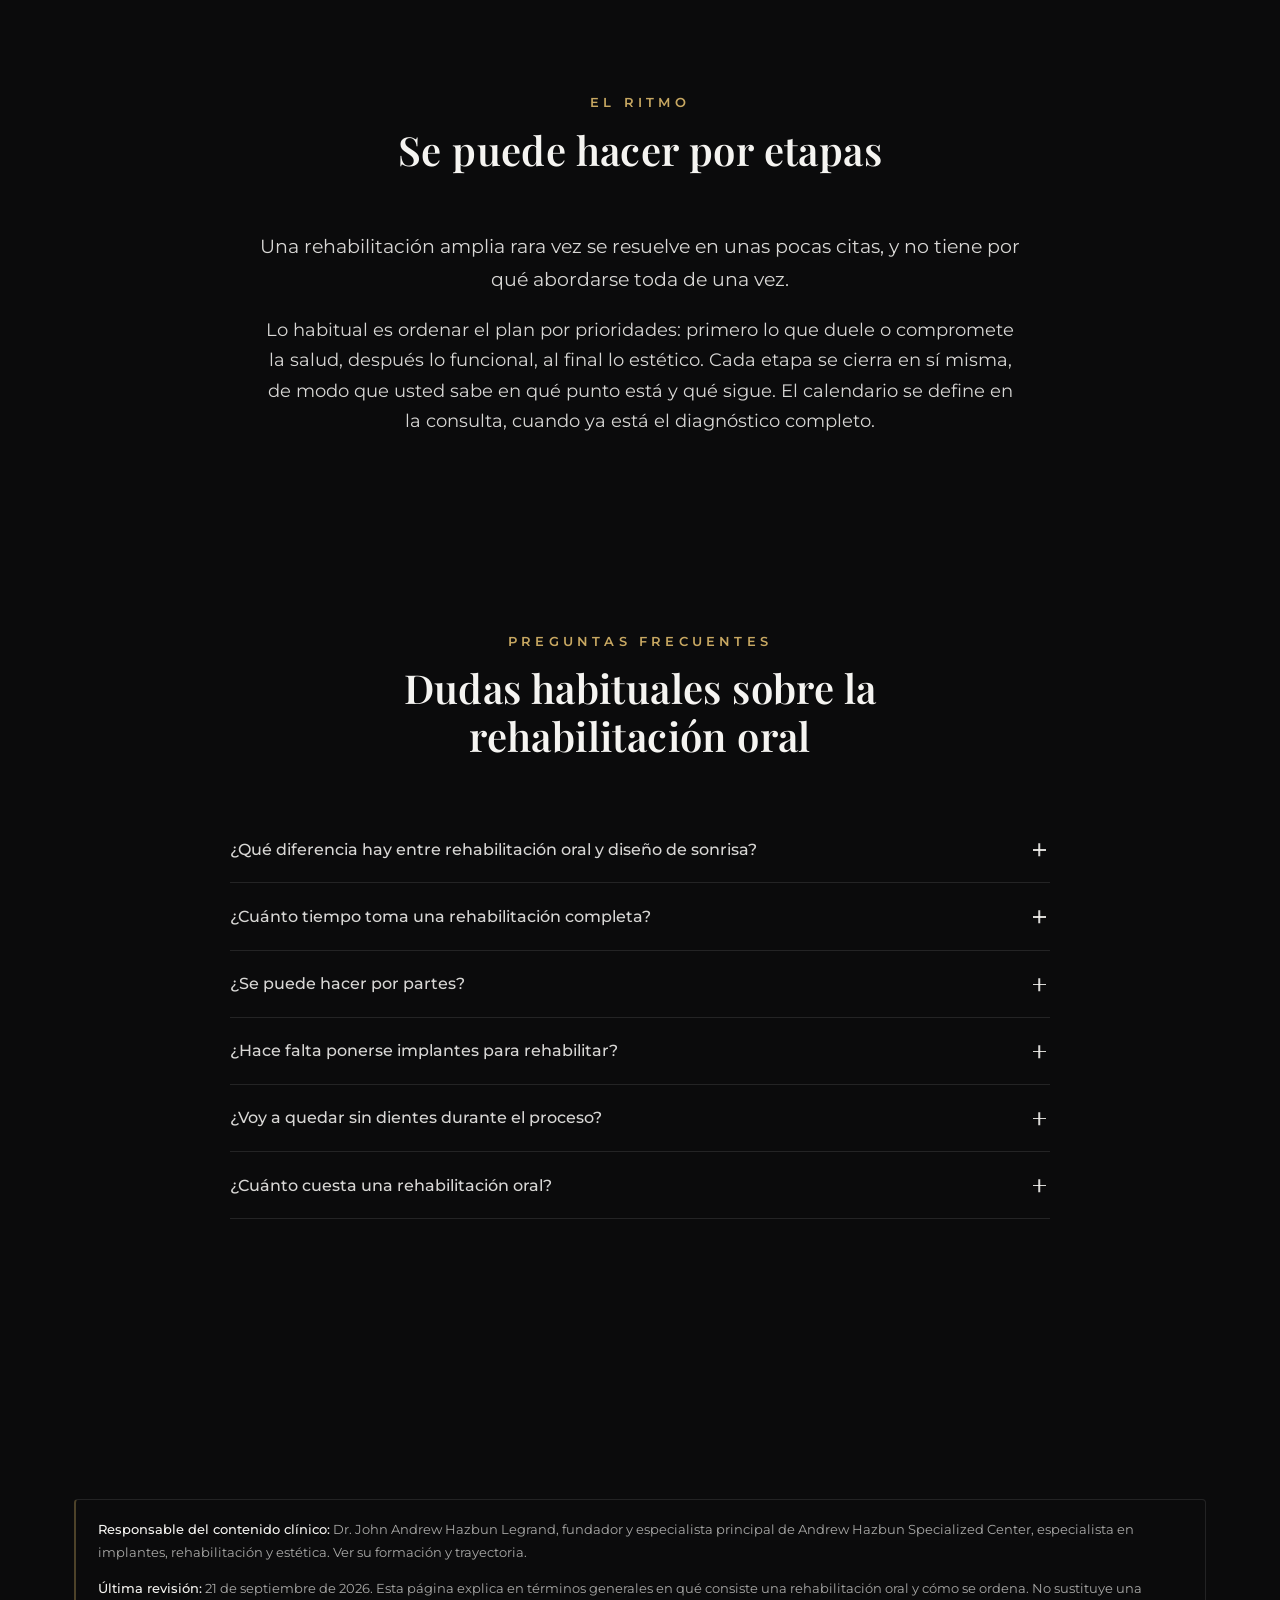
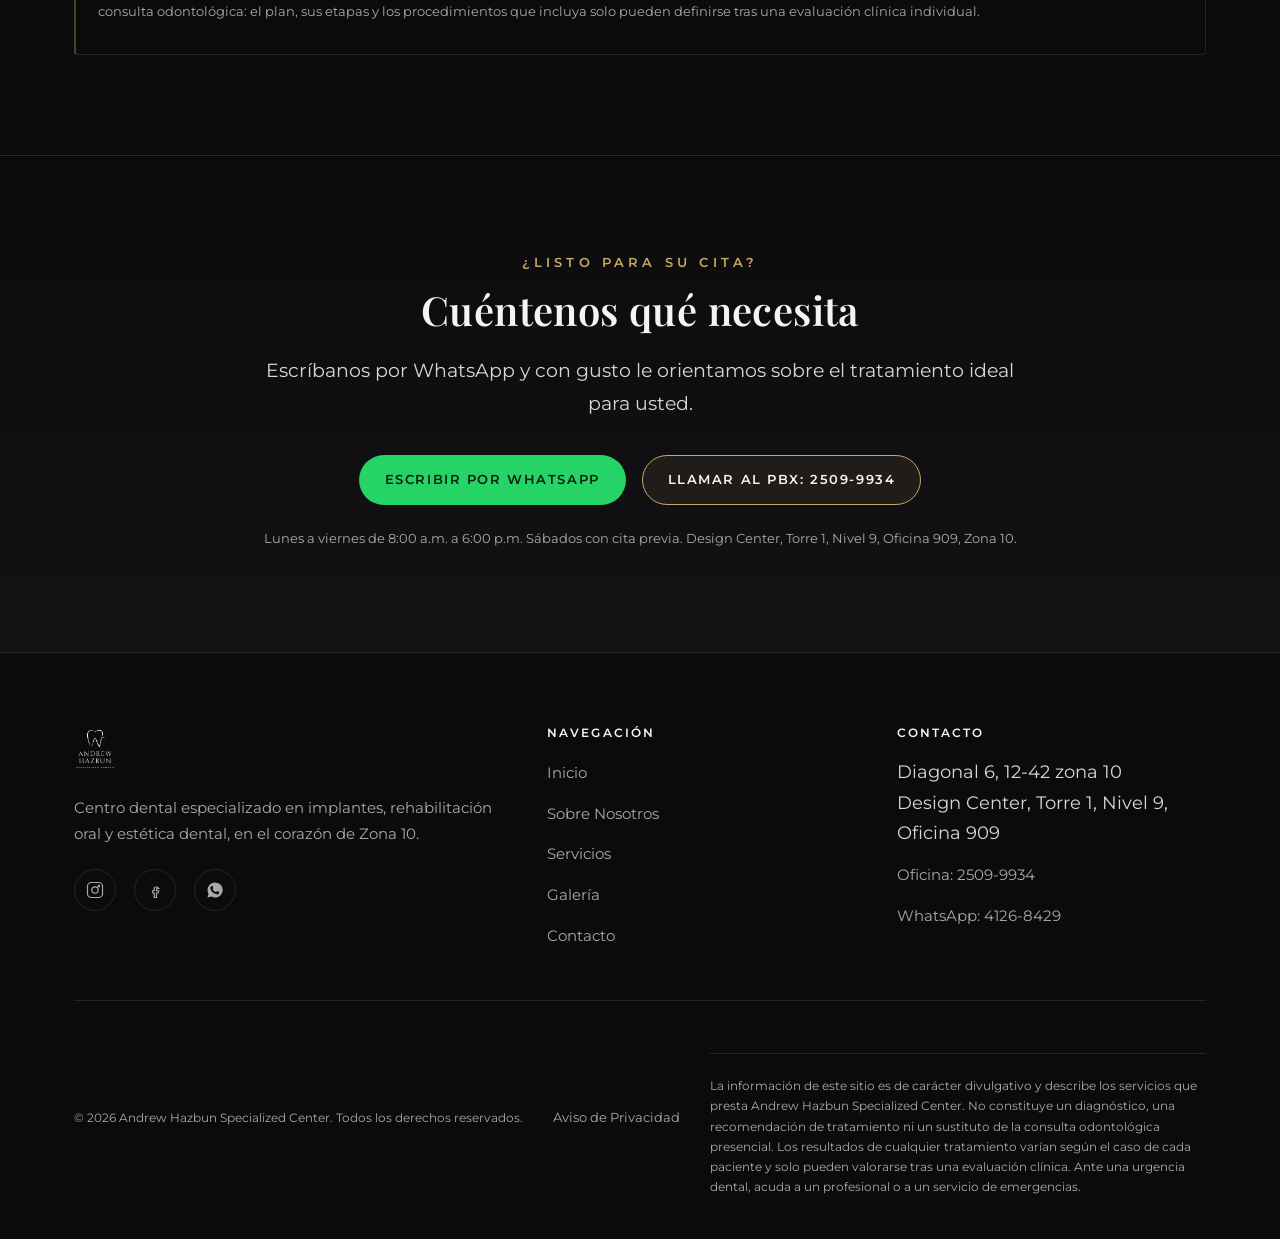
<file: rehabilitacion-oral.html>
<!DOCTYPE html>
<html lang="es">
<head>
<meta charset="UTF-8">
<meta name="viewport" content="width=device-width, initial-scale=1.0">
<title>Rehabilitación Oral en Zona 10, Guatemala | Andrew Hazbun</title>
<meta name="description" content="Rehabilitación oral en Zona 10, Guatemala. Recupera función y estética cuando faltan piezas o están muy dañadas, con un plan por etapas.">
<link rel="canonical" href="https://andrewhazbun.com/rehabilitacion-oral.html">
<link rel="icon" type="image/png" sizes="32x32" href="images/favicon-32.png">
<link rel="apple-touch-icon" sizes="180x180" href="images/favicon-180.png">
  <link rel="preconnect" href="https://fonts.googleapis.com">
  <link rel="preconnect" href="https://fonts.gstatic.com" crossorigin>
  <link rel="stylesheet" href="https://fonts.googleapis.com/css2?family=Playfair+Display:ital,wght@0,400;0,500;0,600;0,700;1,400;1,500&amp;family=Montserrat:wght@300;400;500;600;700&amp;family=Allura&amp;display=swap">
  <link rel="stylesheet" href="css/style.css?v=a12b1c11">
<link rel="preload" as="image" href="images/operatory-skyline.webp" media="(max-width: 640px)" fetchpriority="high">
<link rel="preload" as="image" href="images/meeting-skyline.webp" media="(min-width: 641px)" fetchpriority="high">

<meta property="og:type" content="website">
<meta property="og:site_name" content="Andrew Hazbun Specialized Center">
<meta property="og:locale" content="es_GT">
<meta property="og:url" content="https://andrewhazbun.com/rehabilitacion-oral.html">
<meta property="og:title" content="Rehabilitación Oral en Zona 10, Guatemala | Andrew Hazbun">
<meta property="og:description" content="Rehabilitación oral en Zona 10, Guatemala. Recupera función y estética cuando faltan piezas o están muy dañadas, con un plan por etapas.">
<meta property="og:image" content="https://andrewhazbun.com/images/og-preview.jpg">
<meta property="og:image:width" content="1200">
<meta property="og:image:height" content="630">
<meta property="og:image:alt" content="Andrew Hazbun Specialized Center, clínica dental en Design Center, Zona 10, Ciudad de Guatemala">
<meta name="twitter:card" content="summary_large_image">
<meta name="twitter:title" content="Rehabilitación Oral en Zona 10, Guatemala | Andrew Hazbun">
<meta name="twitter:description" content="Rehabilitación oral en Zona 10, Guatemala. Recupera función y estética cuando faltan piezas o están muy dañadas, con un plan por etapas.">
<meta name="twitter:image" content="https://andrewhazbun.com/images/og-preview.jpg">

  <script type="application/ld+json">
{
  "@context": "https://schema.org",
  "@type": "MedicalWebPage",
  "name": "Rehabilitación oral en Zona 10, Guatemala",
  "dateModified": "2026-09-21",
  "lastReviewed": "2026-09-21",
  "reviewedBy": {
    "@id": "https://andrewhazbun.com/sobre-nosotros.html#dr-hazbun"
  },
  "specialty": "Dentistry",
  "url": "https://andrewhazbun.com/rehabilitacion-oral.html",
  "inLanguage": "es",
  "about": {
    "@id": "https://andrewhazbun.com/#clinica"
  },
  "mainEntity": {
    "@type": "MedicalProcedure",
    "name": "Rehabilitación oral",
    "description": "Tratamiento integral que devuelve la función masticatoria y la estética cuando hay varias piezas ausentes, muy destruidas o desgastadas, combinando los procedimientos que cada caso requiera.",
    "howPerformed": "Se parte de un diagnóstico con registros digitales, escaneo intraoral y tomografía 3D. Se resuelve primero la salud de encías y dientes, y sobre esa base se planifica la reconstrucción con los elementos que el caso indique, por etapas y con controles."
  }
}
  </script>
  <script type="application/ld+json">
{
  "@context": "https://schema.org",
  "@type": "BreadcrumbList",
  "itemListElement": [
    {
      "@type": "ListItem",
      "position": 1,
      "name": "Inicio",
      "item": "https://andrewhazbun.com/"
    },
    {
      "@type": "ListItem",
      "position": 2,
      "name": "Servicios",
      "item": "https://andrewhazbun.com/servicios.html"
    },
    {
      "@type": "ListItem",
      "position": 3,
      "name": "Rehabilitación oral",
      "item": "https://andrewhazbun.com/rehabilitacion-oral.html"
    }
  ]
}
  </script>
  <script type="application/ld+json">
{
  "@context": "https://schema.org",
  "@type": "FAQPage",
  "mainEntity": [
    {
      "@type": "Question",
      "name": "¿Qué diferencia hay entre rehabilitación oral y diseño de sonrisa?",
      "acceptedAnswer": {
        "@type": "Answer",
        "text": "La rehabilitación parte de un problema funcional: piezas ausentes o muy dañadas que afectan la forma de morder y masticar. El diseño de sonrisa parte de la apariencia de los dientes visibles al sonreír. Se solapan a menudo, porque devolver la función suele implicar rehacer la forma, pero el punto de partida y las prioridades son distintos."
      }
    },
    {
      "@type": "Question",
      "name": "¿Cuánto tiempo toma una rehabilitación completa?",
      "acceptedAnswer": {
        "@type": "Answer",
        "text": "Varía mucho según el número de piezas, si hacen falta implantes y cuánto tiempo de cicatrización requiera cada fase. No es un tratamiento de semanas. El plan previsto, con sus etapas, se le explica después del diagnóstico."
      }
    },
    {
      "@type": "Question",
      "name": "¿Se puede hacer por partes?",
      "acceptedAnswer": {
        "@type": "Answer",
        "text": "Sí, y suele ser lo recomendable. El plan se ordena por prioridades clínicas y cada etapa cierra en un punto estable. Lo que no conviene es alterar ese orden por conveniencia, porque algunas fases dependen del resultado de la anterior."
      }
    },
    {
      "@type": "Question",
      "name": "¿Hace falta ponerse implantes para rehabilitar?",
      "acceptedAnswer": {
        "@type": "Answer",
        "text": "No siempre. Los implantes resuelven la ausencia de la raíz, pero cuando quedan dientes propios en buen estado hay otras formas de reponer lo que falta. Qué corresponde en su caso depende de lo que muestre el estudio del hueso y de las piezas que conserva."
      }
    },
    {
      "@type": "Question",
      "name": "¿Voy a quedar sin dientes durante el proceso?",
      "acceptedAnswer": {
        "@type": "Answer",
        "text": "El plan se organiza para que usted mantenga función y apariencia mientras avanza, con soluciones provisionales cuando hace falta. Cómo se resuelve en su caso se define al planificar las etapas."
      }
    },
    {
      "@type": "Question",
      "name": "¿Cuánto cuesta una rehabilitación oral?",
      "acceptedAnswer": {
        "@type": "Answer",
        "text": "No hay una cifra general: depende del número de piezas, de los procedimientos que incluya y de cuántas etapas requiera. El presupuesto de su caso se le explica en la consulta de valoración, una vez hecho el diagnóstico."
      }
    }
  ]
}
  </script>
</head>
<body>
<a class="skip-link" href="#contenido">Saltar al contenido</a>

<header class="site-header">
  <div class="container">
    <a href="index.html" class="brand">
      <img src="images/logo-white.webp" alt="Andrew Hazbun Specialized Center" width="560" height="700">
    </a>
    <nav class="main-nav">
      <a href="index.html">Inicio</a>
      <a href="sobre-nosotros.html">Sobre Nosotros</a>
      <a href="servicios.html" class="active">Servicios</a>
      <a href="galeria.html">Galería</a>
      <a href="contacto.html">Contacto</a>
    </nav>
    <div class="nav-cta">
      <a class="nav-call" href="tel:+50225099934" aria-label="Llamar al PBX +502 2509 9934">
        <svg viewBox="0 0 24 24" fill="none" stroke="currentColor" stroke-width="1.7" stroke-linecap="round" stroke-linejoin="round"><path d="M6.6 10.8c1.4 2.8 3.8 5.2 6.6 6.6l2.2-2.2c.3-.3.7-.4 1.1-.3 1.2.4 2.5.6 3.8.6.6 0 1 .4 1 1V20c0 .6-.4 1-1 1C10.6 21 3 13.4 3 4c0-.6.4-1 1-1h3.5c.6 0 1 .4 1 1 0 1.3.2 2.6.6 3.8.1.4 0 .8-.3 1.1L6.6 10.8z"/></svg>
      </a>
      <a class="btn btn-whatsapp nav-wa" href="https://wa.me/50241268429?text=Hola%2C%20me%20gustar%C3%ADa%20agendar%20una%20cita%20en%20Andrew%20Hazbun%20Specialized%20Center." target="_blank" rel="noopener">
        <svg viewBox="0 0 24 24" fill="currentColor"><path d="M12 2a10 10 0 0 0-8.6 15L2 22l5.2-1.4A10 10 0 1 0 12 2zm5.6 14.3c-.2.7-1.4 1.3-2 1.4-.5.1-1.1.1-1.8-.1-.4-.1-1-.3-1.7-.6-3-1.3-5-4.3-5.1-4.5-.2-.2-1.2-1.6-1.2-3.1s.8-2.2 1-2.5c.3-.3.6-.4.8-.4h.6c.2 0 .4 0 .6.5.2.5.7 1.8.8 1.9.1.2.1.4 0 .6-.1.2-.1.3-.3.5l-.4.5c-.1.2-.3.3-.1.6.2.3.8 1.3 1.8 2.1 1.2 1 2.2 1.4 2.5 1.5.3.1.5.1.6-.1.2-.2.7-.8.9-1.1.2-.3.4-.2.6-.1l1.7.8c.2.1.4.2.4.4.1.2.1.9-.1 1.6z"/></svg>
        <span class="btn-label">WhatsApp</span>
      </a>
      <button class="nav-toggle" aria-label="Abrir menú" aria-expanded="false">☰</button>
    </div>
  </div>
</header>
<section class="hero hero-sub">
  <div class="hero-bg hero-bg-rehabilitacion-oral"></div>
  <div class="hero-overlay"></div>
  <div class="container">
    <div class="hero-inner">
      <span class="eyebrow reveal">Rehabilitación oral</span>
      <h1 class="reveal reveal-1">Rehabilitación oral en Zona 10, Guatemala</h1>
      <p class="lede reveal reveal-2">Cuando el problema ya no es un diente sino el conjunto, el tratamiento se planifica completo: función primero, estética en el mismo movimiento.</p>
    </div>
  </div>
</section>

<nav class="breadcrumb container" aria-label="Ruta de navegación">
  <ol>
    <li><a href="index.html">Inicio</a></li>
    <li><a href="servicios.html">Servicios</a></li>
    <li><span aria-current="page">Rehabilitación oral</span></li>
  </ol>
</nav>

<section id="contenido">
  <div class="container">
    <div class="split">
      <div class="split-media reveal">
        <img src="images/lab-3d-printer.webp" srcset="images/lab-3d-printer-900.webp 900w, images/lab-3d-printer.webp 1050w" sizes="(max-width: 900px) calc(100vw - 48px), (min-width: 1440px) 45vw, 534px" alt="Laboratorio digital del centro dental en Zona 10" loading="lazy" decoding="async" width="1050" height="1400">
      </div>
      <div class="reveal reveal-2">
        <span class="eyebrow">Qué es</span>
        <h2>Tratar la boca como un sistema</h2>
        <p class="lede">Rehabilitar no es reparar piezas una por una. Es devolverle a la boca la capacidad de morder, masticar y hablar con comodidad, cuando faltan dientes o los que quedan están muy destruidos o desgastados.</p>
        <p>Se plantea cuando el daño ya es de conjunto: ausencias que obligan a masticar de un solo lado, restauraciones antiguas que van cediendo a la vez, desgaste que fue bajando la altura de la mordida, o una combinación de todo eso a lo largo de los años.</p>
        <p>Es la especialidad del Dr. Hazbun, junto con los implantes y la estética dental, y la razón por la que el centro reúne el diagnóstico digital y el laboratorio en un mismo lugar.</p>
      </div>
    </div>
  </div>
</section>

<section class="section-alt">
  <div class="container">
    <div class="section-head center reveal">
      <span class="eyebrow">El orden</span>
      <h2>Primero la salud, después la reconstrucción</h2>
    </div>
    <div class="reveal reveal-2" style="max-width:760px;margin:0 auto;">
      <p class="lede center">Ningún trabajo protésico dura sobre una base enferma. Por eso un plan de rehabilitación empieza resolviendo lo que está activo: la inflamación de las encías, las caries, las endodoncias pendientes.</p>
      <p class="p center">Esa fase inicial no se ve en el espejo y suele ser la que más pesa en el resultado a largo plazo. Cuando la <a href="periodoncia.html">encía está estable</a> y no hay focos activos, empieza la parte reconstructiva, que es la que sí se nota.</p>
    </div>
  </div>
</section>

<section>
  <div class="container">
    <div class="split reverse">
      <div class="reveal reveal-2">
        <span class="eyebrow">Con qué se reconstruye</span>
        <h2>Las piezas del plan</h2>
        <p class="lede">Según lo que muestre el diagnóstico, una rehabilitación puede combinar coronas sobre dientes propios, incrustaciones cuando queda estructura suficiente, puentes y prótesis sobre <a href="implantes-dentales.html">implantes dentales</a> donde falta la raíz.</p>
        <p>La elección no es de catálogo. Depende de cuánto diente queda, del estado del hueso y de la encía, de cómo cierran las dos arcadas y de la carga que esa zona va a recibir al masticar.</p>
        <p>El escaneo intraoral sustituye a los moldes tradicionales para tomar los registros, y el diseño se trabaja en digital antes de fabricar nada.</p>
      </div>
      <div class="split-media reveal">
        <img src="images/scanner-in-use.webp" alt="Escaneo intraoral durante una consulta en el centro dental" loading="lazy" decoding="async" width="779" height="1400">
      </div>
    </div>
  </div>
</section>

<section>
  <div class="container">
    <div class="section-head center reveal">
      <span class="eyebrow">El ritmo</span>
      <h2>Se puede hacer por etapas</h2>
    </div>
    <div class="reveal reveal-2" style="max-width:760px;margin:0 auto;">
      <p class="lede center">Una rehabilitación amplia rara vez se resuelve en unas pocas citas, y no tiene por qué abordarse toda de una vez.</p>
      <p class="p center">Lo habitual es ordenar el plan por prioridades: primero lo que duele o compromete la salud, después lo funcional, al final lo estético. Cada etapa se cierra en sí misma, de modo que usted sabe en qué punto está y qué sigue. El calendario se define en la consulta, cuando ya está el diagnóstico completo.</p>
    </div>
  </div>
</section>

<section class="section-tight">
  <div class="container">
    <div class="section-head center reveal">
      <span class="eyebrow">Preguntas frecuentes</span>
      <h2>Dudas habituales sobre la rehabilitación oral</h2>
    </div>
    <div class="faq reveal reveal-2">

      <details class="faq-item">
        <summary>¿Qué diferencia hay entre rehabilitación oral y diseño de sonrisa?</summary>
        <p>La rehabilitación parte de un problema funcional: piezas ausentes o muy dañadas que afectan la forma de morder y masticar. El <a href="diseno-de-sonrisa.html">diseño de sonrisa</a> parte de la apariencia de los dientes visibles al sonreír. Se solapan a menudo, porque devolver la función suele implicar rehacer la forma, pero el punto de partida y las prioridades son distintos.</p>
      </details>

      <details class="faq-item">
        <summary>¿Cuánto tiempo toma una rehabilitación completa?</summary>
        <p>Varía mucho según el número de piezas, si hacen falta implantes y cuánto tiempo de cicatrización requiera cada fase. No es un tratamiento de semanas. El plan previsto, con sus etapas, se le explica después del diagnóstico.</p>
      </details>

      <details class="faq-item">
        <summary>¿Se puede hacer por partes?</summary>
        <p>Sí, y suele ser lo recomendable. El plan se ordena por prioridades clínicas y cada etapa cierra en un punto estable. Lo que no conviene es alterar ese orden por conveniencia, porque algunas fases dependen del resultado de la anterior.</p>
      </details>

      <details class="faq-item">
        <summary>¿Hace falta ponerse implantes para rehabilitar?</summary>
        <p>No siempre. Los implantes resuelven la ausencia de la raíz, pero cuando quedan dientes propios en buen estado hay otras formas de reponer lo que falta. Qué corresponde en su caso depende de lo que muestre el estudio del hueso y de las piezas que conserva.</p>
      </details>

      <details class="faq-item">
        <summary>¿Voy a quedar sin dientes durante el proceso?</summary>
        <p>El plan se organiza para que usted mantenga función y apariencia mientras avanza, con soluciones provisionales cuando hace falta. Cómo se resuelve en su caso se define al planificar las etapas.</p>
      </details>

      <details class="faq-item">
        <summary>¿Cuánto cuesta una rehabilitación oral?</summary>
        <p>No hay una cifra general: depende del número de piezas, de los procedimientos que incluya y de cuántas etapas requiera. El presupuesto de su caso se le explica en la consulta de valoración, una vez hecho el diagnóstico.</p>
      </details>

    </div>
    <p class="center text-center reveal reveal-3" style="margin-top:1.6em;">Las dudas que no aparezcan aquí se resuelven en la <a href="contacto.html">consulta de valoración</a>.</p>
  </div>
</section>

<section>
  <div class="container">
    <div class="content-meta reveal">
      <p><strong>Responsable del contenido clínico:</strong> Dr. John Andrew Hazbun Legrand, fundador y especialista principal de Andrew Hazbun Specialized Center, especialista en implantes, rehabilitación y estética. <a href="sobre-nosotros.html">Ver su formación y trayectoria</a>.</p>
      <p><strong>Última revisión:</strong> <time datetime="2026-09-21">21 de septiembre de 2026</time>. Esta página explica en términos generales en qué consiste una rehabilitación oral y cómo se ordena. No sustituye una consulta odontológica: el plan, sus etapas y los procedimientos que incluya solo pueden definirse tras una evaluación clínica individual.</p>
    </div>
  </div>
</section>

<section class="cta-band">
  <div class="container">
    <span class="eyebrow">¿Listo para su cita?</span>
    <h2>Cuéntenos qué necesita</h2>
    <p class="lede center">Escríbanos por WhatsApp y con gusto le orientamos sobre el tratamiento ideal para usted.</p>
    <div class="hero-actions" style="justify-content:center;">
      <a class="btn btn-whatsapp" href="https://wa.me/50241268429?text=Hola%2C%20me%20gustar%C3%ADa%20agendar%20una%20cita%20en%20Andrew%20Hazbun%20Specialized%20Center." target="_blank" rel="noopener">Escribir por WhatsApp</a>
      <a class="btn btn-call" href="tel:+50225099934">Llamar al PBX: 2509-9934</a>
    </div>
    <p class="cta-note">Lunes a viernes de 8:00 a.m. a 6:00 p.m. Sábados con cita previa. Design Center, Torre 1, Nivel 9, Oficina 909, Zona 10.</p>
  </div>
</section>

<footer class="site-footer">
  <div class="container">
    <div class="footer-grid">
      <div>
        <img src="images/logo-white.webp" alt="Andrew Hazbun Specialized Center" style="height:52px; width:auto; margin-bottom:1.2em;" width="560" height="700">
        <p>Centro dental especializado en implantes, rehabilitación oral y estética dental, en el corazón de Zona 10.</p>
        <div class="social-row" style="margin-top:1.2em;">
          <a href="https://www.instagram.com/andrewhazbun/" target="_blank" rel="noopener" aria-label="Instagram">
            <svg width="18" height="18" viewBox="0 0 24 24" fill="none" stroke="currentColor" stroke-width="1.6"><rect x="2" y="2" width="20" height="20" rx="5"/><circle cx="12" cy="12" r="4.2"/><circle cx="17.2" cy="6.8" r="1"/></svg>
          </a>
          <a href="https://www.facebook.com/andrewhazbundentalcenter" target="_blank" rel="noopener" aria-label="Facebook">
            <svg width="18" height="18" viewBox="0 0 24 24" fill="none" stroke="currentColor" stroke-width="1.6"><path d="M15 8h-2a2 2 0 0 0-2 2v3H9v3h2v6h3v-6h2.2l.8-3H14v-2c0-.6.4-1 1-1h2z"/></svg>
          </a>
          <a href="https://wa.me/50241268429" target="_blank" rel="noopener" aria-label="WhatsApp">
            <svg width="18" height="18" viewBox="0 0 24 24" fill="currentColor"><path d="M12 2a10 10 0 0 0-8.6 15L2 22l5.2-1.4A10 10 0 1 0 12 2zm5.6 14.3c-.2.7-1.4 1.3-2 1.4-.5.1-1.1.1-1.8-.1-.4-.1-1-.3-1.7-.6-3-1.3-5-4.3-5.1-4.5-.2-.2-1.2-1.6-1.2-3.1s.8-2.2 1-2.5c.3-.3.6-.4.8-.4h.6c.2 0 .4 0 .6.5.2.5.7 1.8.8 1.9.1.2.1.4 0 .6-.1.2-.1.3-.3.5l-.4.5c-.1.2-.3.3-.1.6.2.3.8 1.3 1.8 2.1 1.2 1 2.2 1.4 2.5 1.5.3.1.5.1.6-.1.2-.2.7-.8.9-1.1.2-.3.4-.2.6-.1l1.7.8c.2.1.4.2.4.4.1.2.1.9-.1 1.6z"/></svg>
          </a>
        </div>
      </div>
      <div>
        <h4>Navegación</h4>
        <ul>
          <li><a href="index.html">Inicio</a></li>
          <li><a href="sobre-nosotros.html">Sobre Nosotros</a></li>
          <li><a href="servicios.html">Servicios</a></li>
          <li><a href="galeria.html">Galería</a></li>
          <li><a href="contacto.html">Contacto</a></li>
        </ul>
      </div>
      <div>
        <h4>Contacto</h4>
        <ul>
          <li>Diagonal 6, 12-42 zona 10<br>Design Center, Torre 1, Nivel 9, Oficina 909</li>
          <li><a href="tel:+50225099934">Oficina: 2509-9934</a></li>
          <li><a href="https://wa.me/50241268429" target="_blank" rel="noopener">WhatsApp: 4126-8429</a></li>
        </ul>
      </div>
    </div>
    <div class="footer-bottom">
      <span>&copy; <span data-year></span> Andrew Hazbun Specialized Center. Todos los derechos reservados.</span>
      <a class="footer-legal" href="aviso-de-privacidad.html">Aviso de Privacidad</a>
      <p class="med-disclaimer">La información de este sitio es de carácter divulgativo y describe los servicios que presta Andrew Hazbun Specialized Center. No constituye un diagnóstico, una recomendación de tratamiento ni un sustituto de la consulta odontológica presencial. Los resultados de cualquier tratamiento varían según el caso de cada paciente y solo pueden valorarse tras una evaluación clínica. Ante una urgencia dental, acuda a un profesional o a un servicio de emergencias.</p>
    </div>
  </div>
</footer>

<div class="float-contact">
  <a class="float-call" href="tel:+50225099934" aria-label="Llamar al PBX +502 2509 9934">
    <svg viewBox="0 0 24 24" fill="none" stroke="#16130b" stroke-width="1.8" stroke-linecap="round" stroke-linejoin="round"><path d="M6.6 10.8c1.4 2.8 3.8 5.2 6.6 6.6l2.2-2.2c.3-.3.7-.4 1.1-.3 1.2.4 2.5.6 3.8.6.6 0 1 .4 1 1V20c0 .6-.4 1-1 1C10.6 21 3 13.4 3 4c0-.6.4-1 1-1h3.5c.6 0 1 .4 1 1 0 1.3.2 2.6.6 3.8.1.4 0 .8-.3 1.1L6.6 10.8z"/></svg>
  </a>
  <a class="float-whatsapp" href="https://wa.me/50241268429?text=Hola%2C%20me%20gustar%C3%ADa%20agendar%20una%20cita%20en%20Andrew%20Hazbun%20Specialized%20Center." target="_blank" rel="noopener" aria-label="Escribir por WhatsApp">
    <svg viewBox="0 0 24 24" fill="#06210f"><path d="M12 2a10 10 0 0 0-8.6 15L2 22l5.2-1.4A10 10 0 1 0 12 2zm5.6 14.3c-.2.7-1.4 1.3-2 1.4-.5.1-1.1.1-1.8-.1-.4-.1-1-.3-1.7-.6-3-1.3-5-4.3-5.1-4.5-.2-.2-1.2-1.6-1.2-3.1s.8-2.2 1-2.5c.3-.3.6-.4.8-.4h.6c.2 0 .4 0 .6.5.2.5.7 1.8.8 1.9.1.2.1.4 0 .6-.1.2-.1.3-.3.5l-.4.5c-.1.2-.3.3-.1.6.2.3.8 1.3 1.8 2.1 1.2 1 2.2 1.4 2.5 1.5.3.1.5.1.6-.1.2-.2.7-.8.9-1.1.2-.3.4-.2.6-.1l1.7.8c.2.1.4.2.4.4.1.2.1.9-.1 1.6z"/></svg>
  </a>
</div>

<script src="js/script.js?v=m25nov26"></script>

<!-- Cloudflare Web Analytics --><script defer src='https://static.cloudflareinsights.com/beacon.min.js' data-cf-beacon='{"token": "6b5baa484f62423aa027d649e8868441"}'></script><!-- End Cloudflare Web Analytics -->
</body>
</html>
</file>
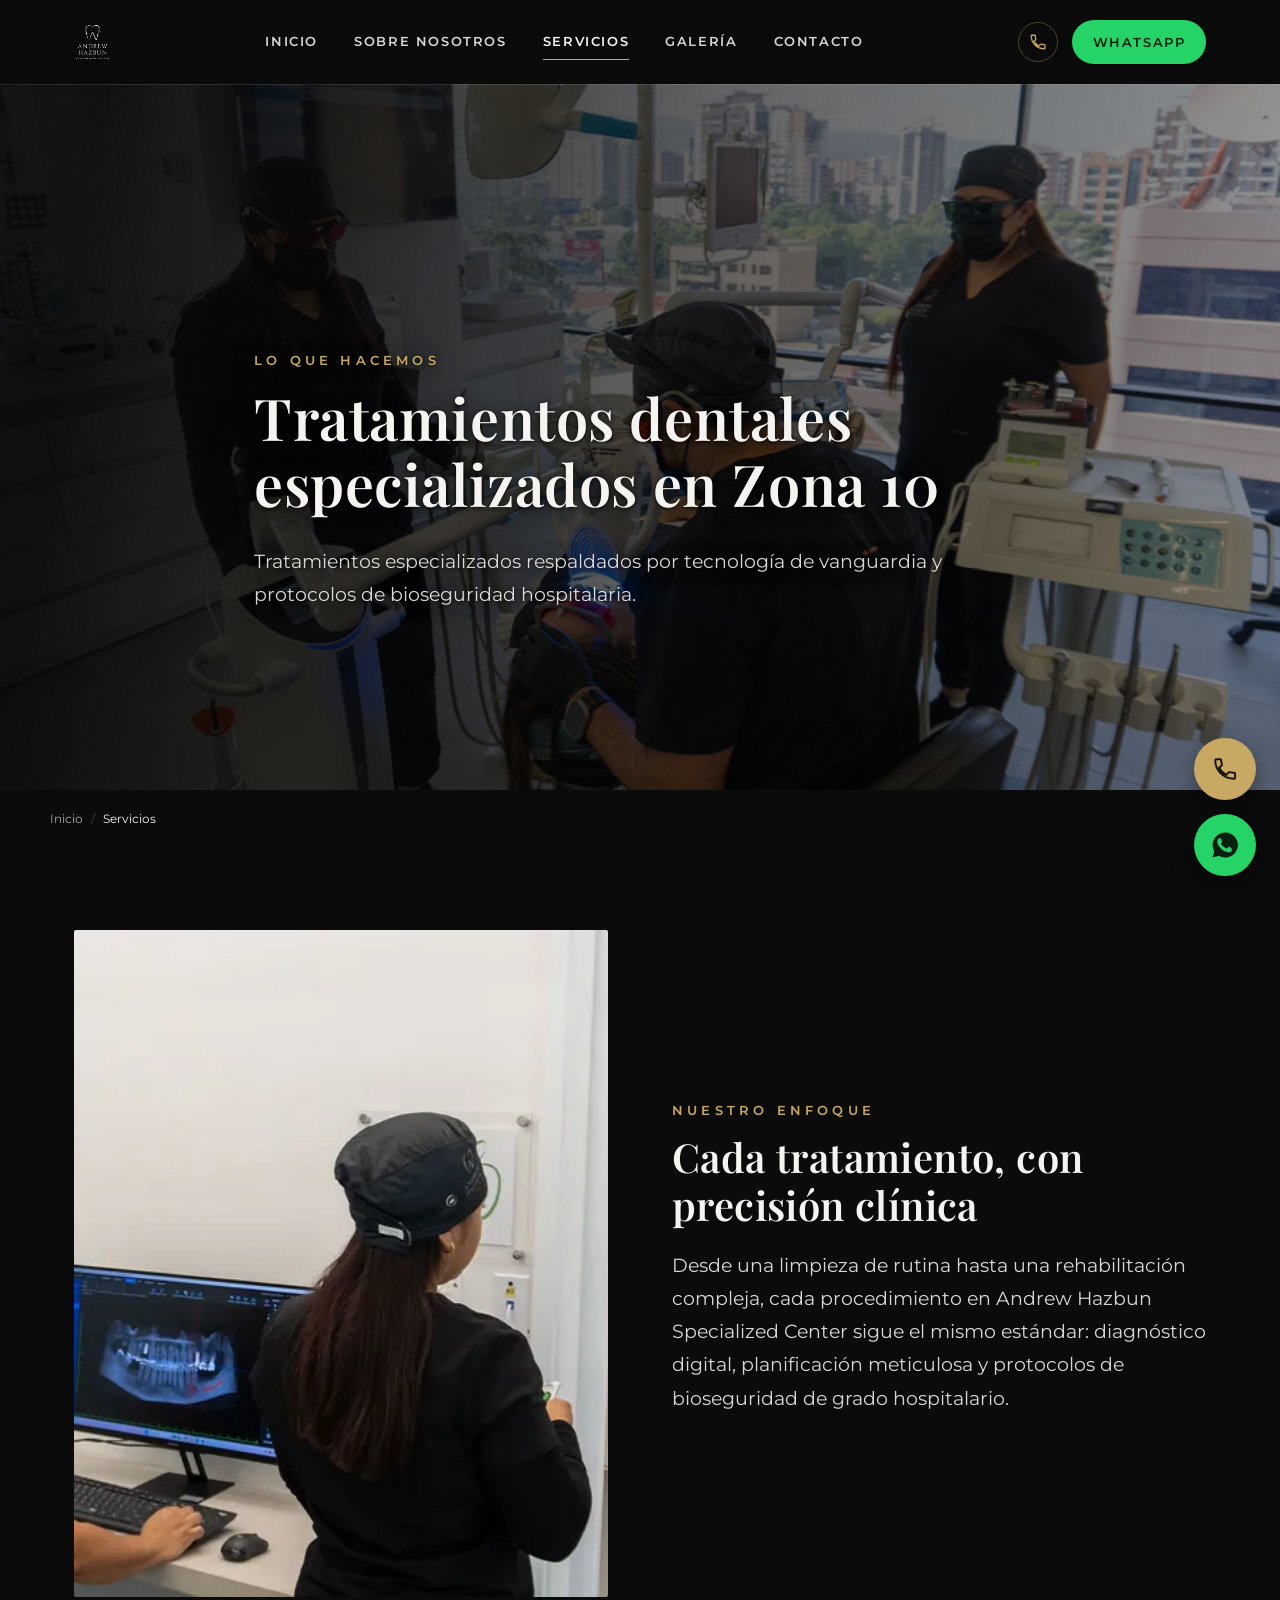
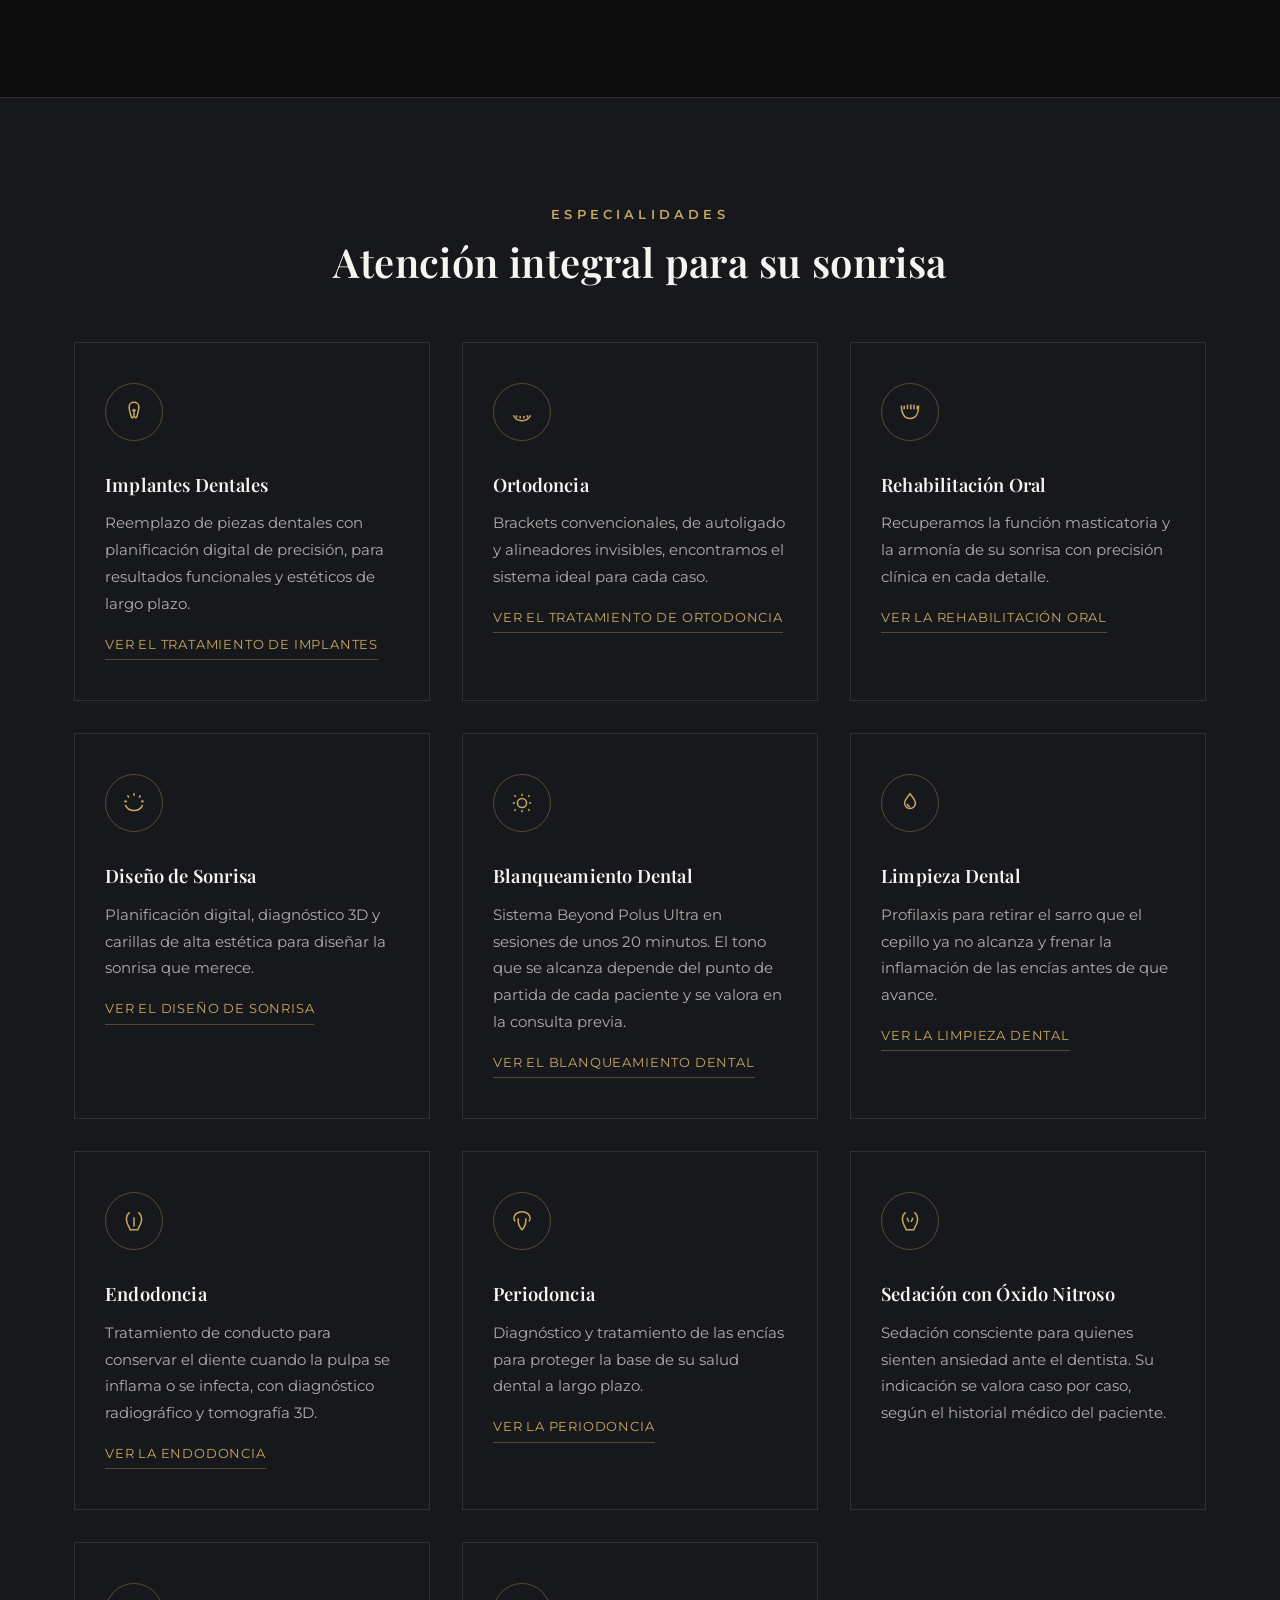
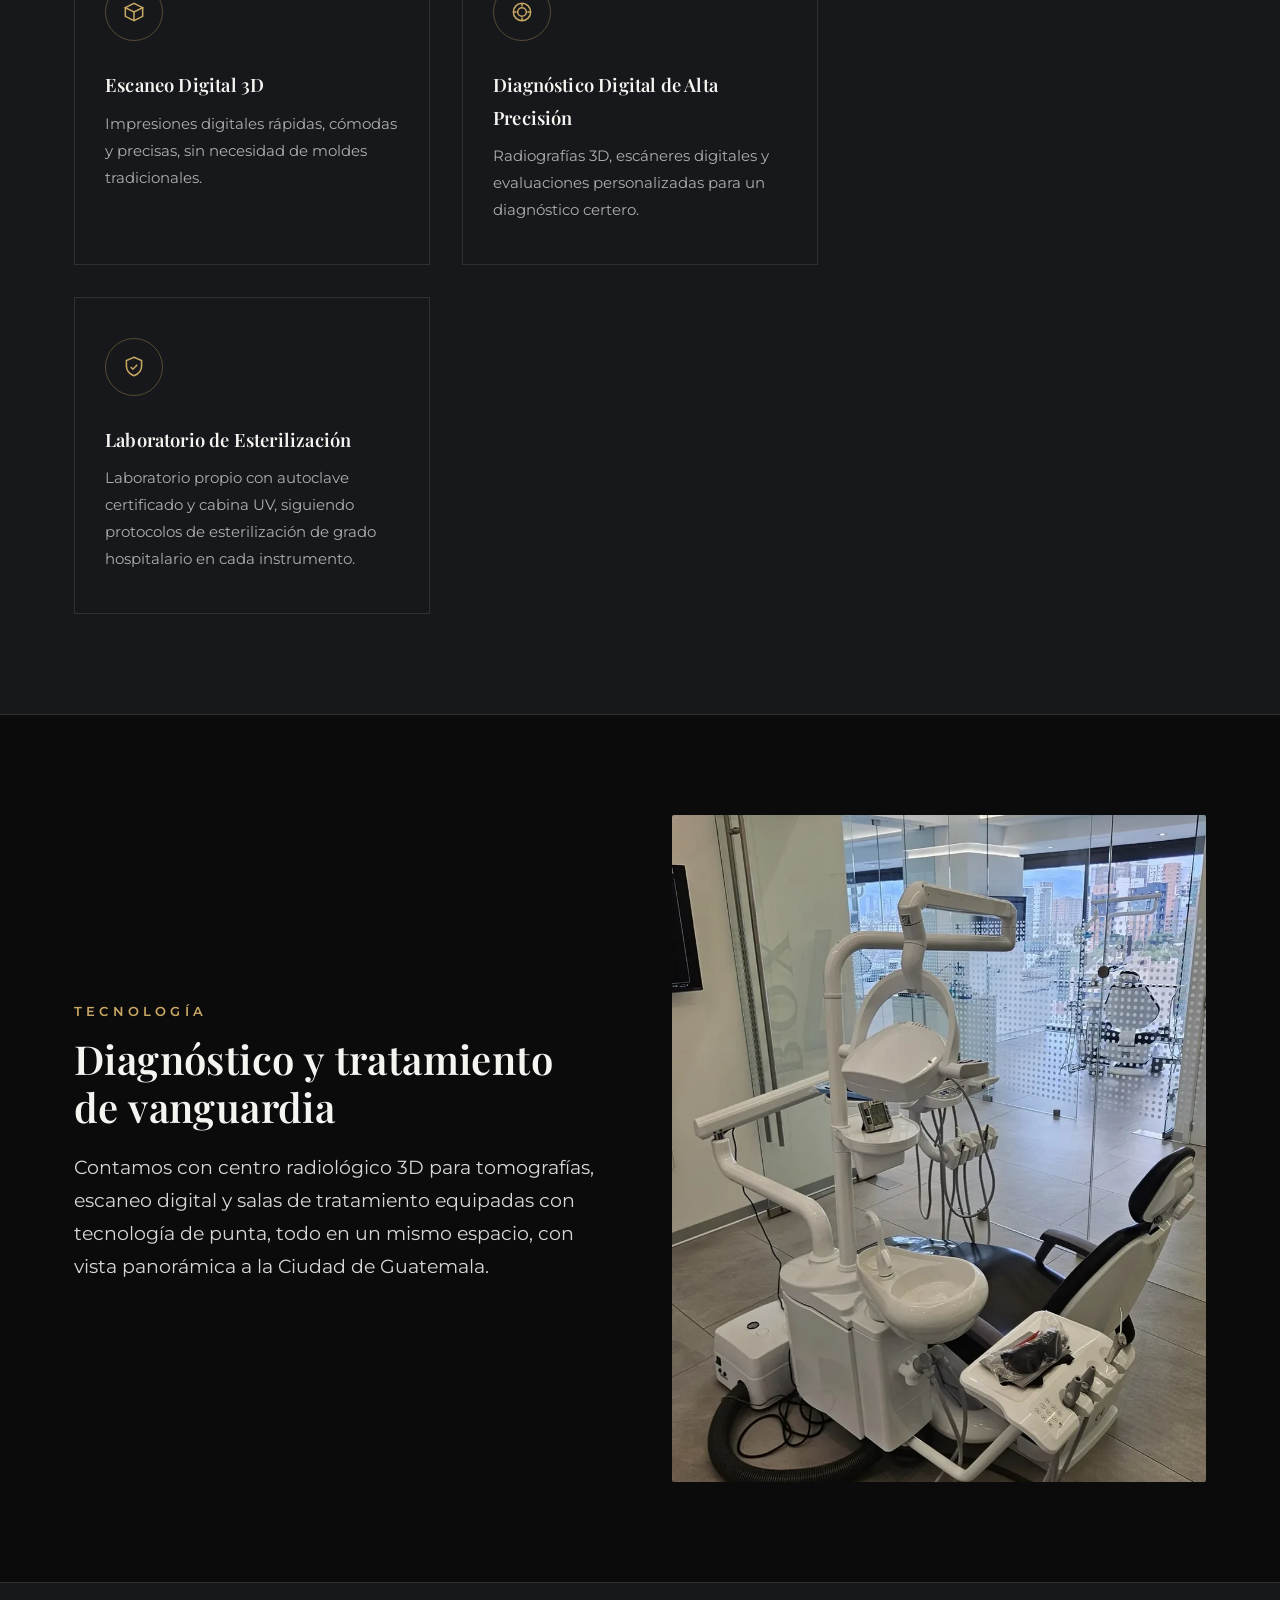
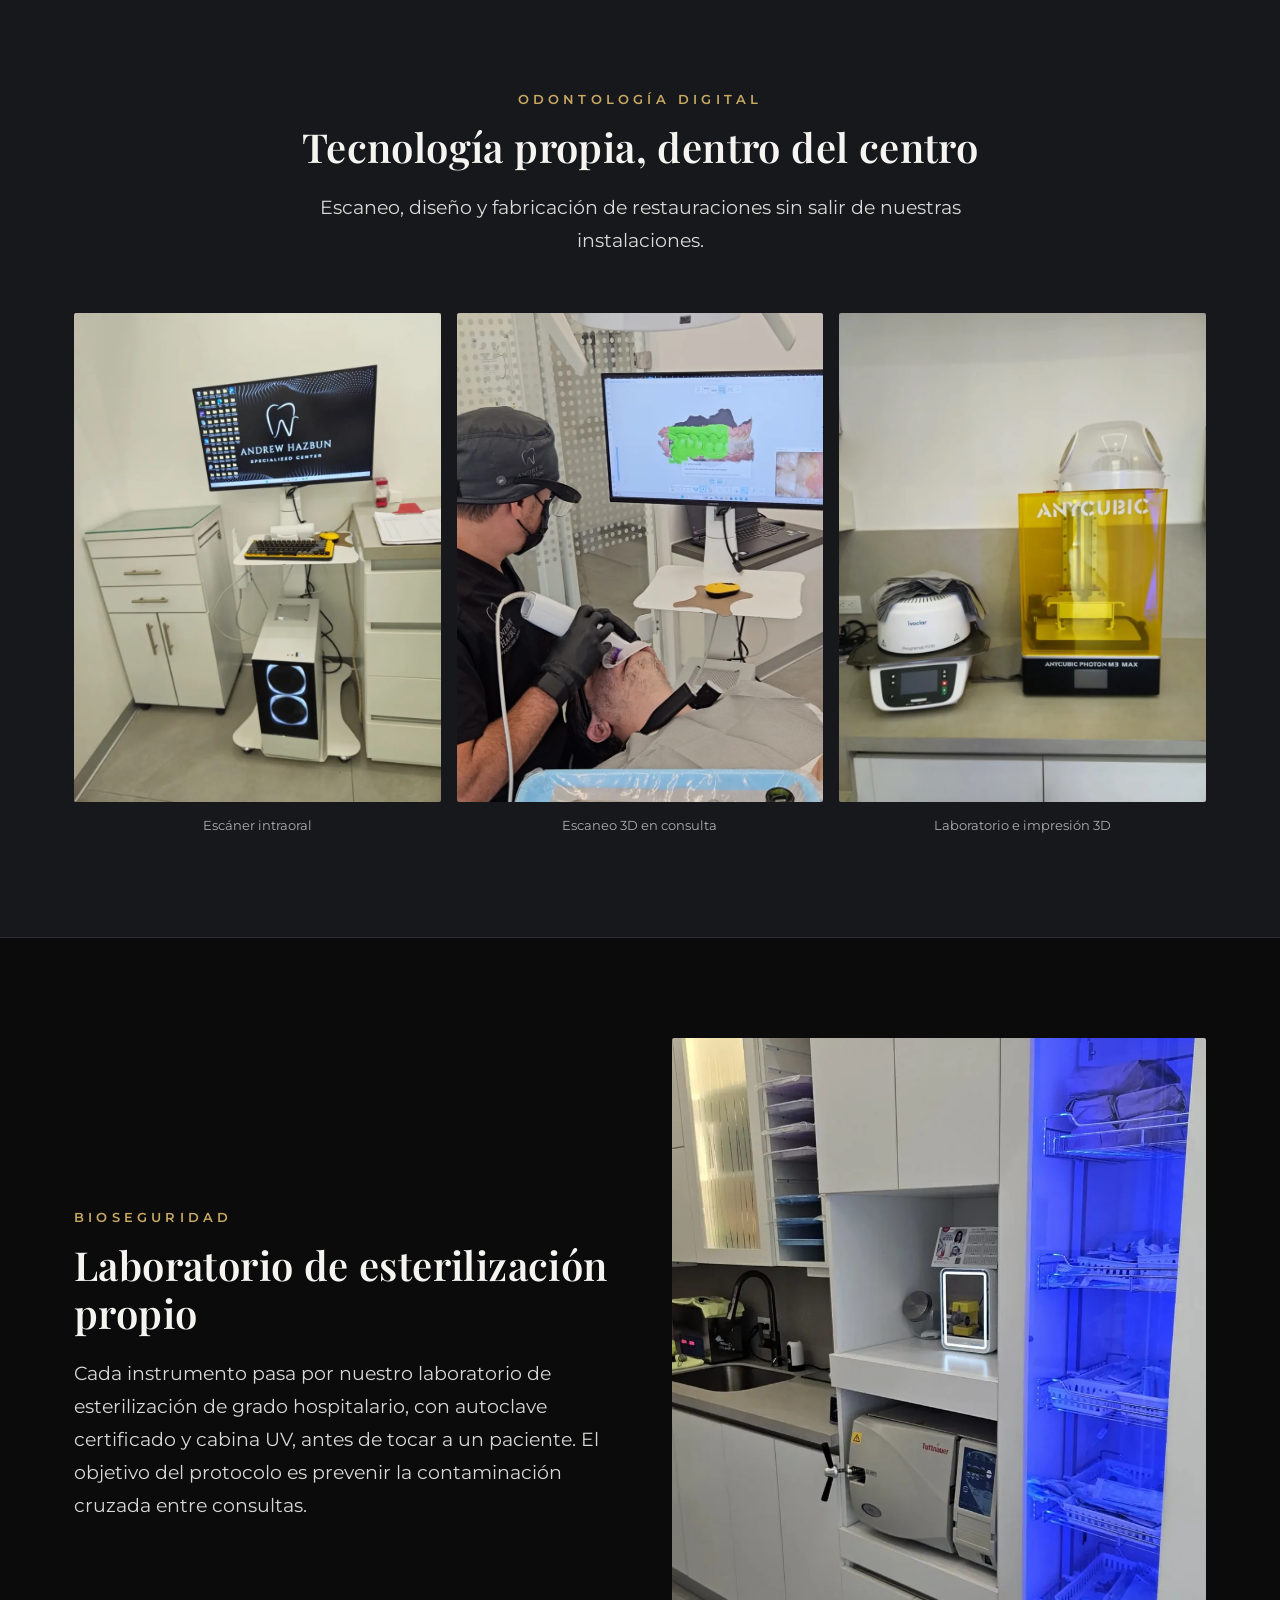
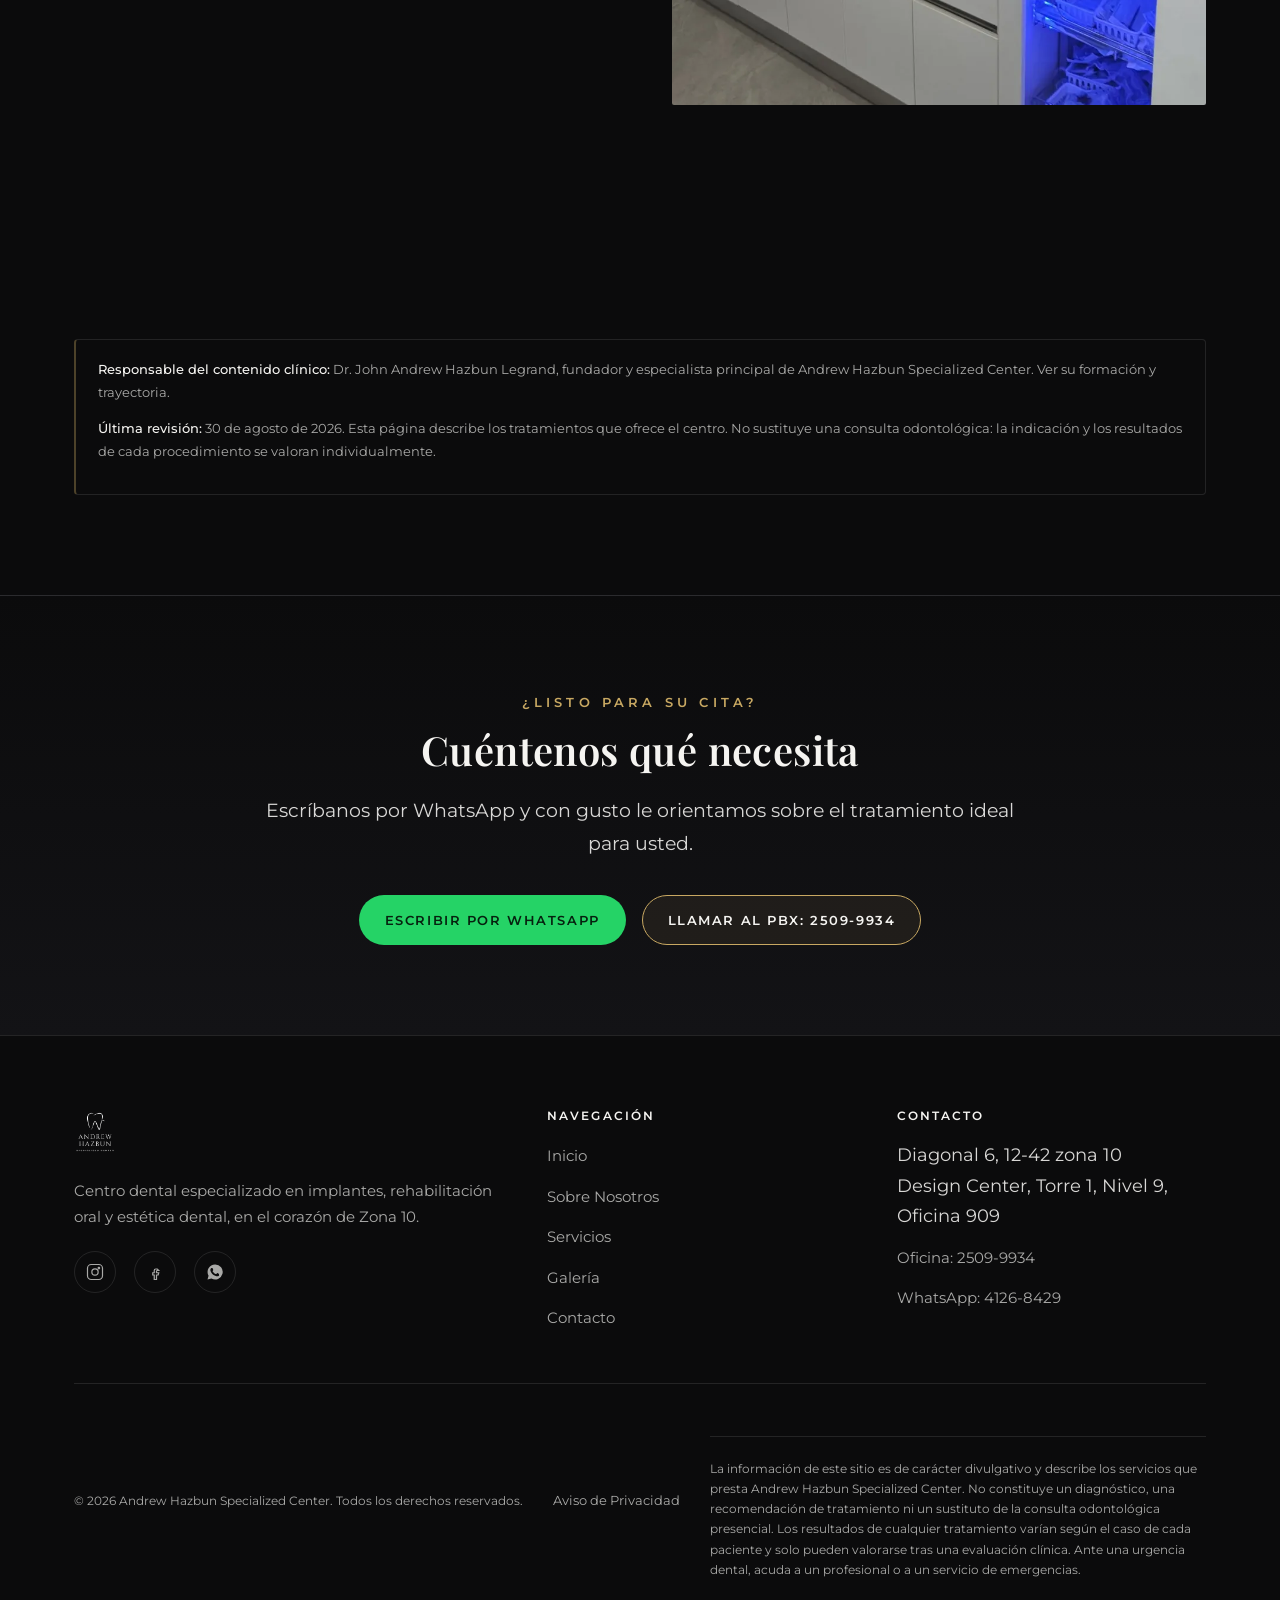
<file: servicios.html>
<!DOCTYPE html>
<html lang="es">
<head>
<meta charset="UTF-8">
<meta name="viewport" content="width=device-width, initial-scale=1.0">
<title>Tratamientos Dentales en Zona 10, Guatemala | Andrew Hazbun</title>
<meta name="description" content="Implantes, ortodoncia, diseño de sonrisa, blanqueamiento, rehabilitación oral y periodoncia en Design Center, Zona 10. Atención integral en un solo lugar.">
<link rel="canonical" href="https://andrewhazbun.com/servicios.html">
<link rel="icon" type="image/png" sizes="32x32" href="images/favicon-32.png">
<link rel="apple-touch-icon" sizes="180x180" href="images/favicon-180.png">
  <link rel="preconnect" href="https://fonts.googleapis.com">
  <link rel="preconnect" href="https://fonts.gstatic.com" crossorigin>
  <link rel="stylesheet" href="https://fonts.googleapis.com/css2?family=Playfair+Display:ital,wght@0,400;0,500;0,600;0,700;1,400;1,500&amp;family=Montserrat:wght@300;400;500;600;700&amp;family=Allura&amp;display=swap">
  <link rel="stylesheet" href="css/style.css?v=a12b1c11">

<meta property="og:type" content="website">
<meta property="og:site_name" content="Andrew Hazbun Specialized Center">
<meta property="og:locale" content="es_GT">
<meta property="og:url" content="https://andrewhazbun.com/servicios.html">
<meta property="og:title" content="Tratamientos Dentales en Zona 10, Guatemala | Andrew Hazbun">
<meta property="og:description" content="Implantes, ortodoncia, diseño de sonrisa, blanqueamiento, rehabilitación oral y periodoncia en Design Center, Zona 10. Atención integral en un solo lugar.">
<meta property="og:image" content="https://andrewhazbun.com/images/og-preview.jpg">
<meta property="og:image:width" content="1200">
<meta property="og:image:height" content="630">
<meta property="og:image:alt" content="Andrew Hazbun Specialized Center, clínica dental en Design Center, Zona 10, Ciudad de Guatemala">
<meta name="twitter:card" content="summary_large_image">
<meta name="twitter:title" content="Tratamientos Dentales en Zona 10, Guatemala | Andrew Hazbun">
<meta name="twitter:description" content="Implantes, ortodoncia, diseño de sonrisa, blanqueamiento, rehabilitación oral y periodoncia en Design Center, Zona 10. Atención integral en un solo lugar.">
<meta name="twitter:image" content="https://andrewhazbun.com/images/og-preview.jpg">

  <script type="application/ld+json">
{
  "@context": "https://schema.org",
  "@type": "MedicalWebPage",
  "name": "Tratamientos dentales especializados en Zona 10, Guatemala",
  "dateModified": "2026-08-30",
  "lastReviewed": "2026-08-30",
  "reviewedBy": {
    "@id": "https://andrewhazbun.com/sobre-nosotros.html#dr-hazbun"
  },
  "specialty": "Dentistry",
  "url": "https://andrewhazbun.com/servicios.html",
  "inLanguage": "es",
  "about": {
    "@id": "https://andrewhazbun.com/#clinica"
  },
  "mainEntity": {
    "@type": "ItemList",
    "itemListElement": [
      {
        "@type": "ListItem",
        "position": 1,
        "item": {
          "@type": "MedicalProcedure",
          "name": "Implantes dentales",
          "description": "Reemplazo de piezas dentales con planificación digital de precisión."
        }
      },
      {
        "@type": "ListItem",
        "position": 2,
        "item": {
          "@type": "MedicalProcedure",
          "name": "Ortodoncia",
          "description": "Brackets convencionales, de autoligado y alineadores invisibles."
        }
      },
      {
        "@type": "ListItem",
        "position": 3,
        "item": {
          "@type": "MedicalProcedure",
          "name": "Rehabilitación oral",
          "description": "Recuperación de la función masticatoria y la armonía de la sonrisa."
        }
      },
      {
        "@type": "ListItem",
        "position": 4,
        "item": {
          "@type": "MedicalProcedure",
          "name": "Diseño de sonrisa",
          "description": "Planificación digital, diagnóstico 3D y carillas de alta estética."
        }
      },
      {
        "@type": "ListItem",
        "position": 5,
        "item": {
          "@type": "MedicalProcedure",
          "name": "Blanqueamiento dental",
          "description": "Blanqueamiento con sistema Beyond Polus Ultra en sesiones de unos 20 minutos."
        }
      },
      {
        "@type": "ListItem",
        "position": 6,
        "item": {
          "@type": "MedicalProcedure",
          "name": "Periodoncia",
          "description": "Diagnóstico y tratamiento de las encías."
        }
      },
      {
        "@type": "ListItem",
        "position": 7,
        "item": {
          "@type": "MedicalProcedure",
          "name": "Sedación con óxido nitroso",
          "description": "Sedación consciente para pacientes con ansiedad ante el dentista, indicada caso por caso."
        }
      },
      {
        "@type": "ListItem",
        "position": 8,
        "item": {
          "@type": "MedicalProcedure",
          "name": "Escaneo digital 3D",
          "description": "Impresiones digitales sin moldes tradicionales."
        }
      },
      {
        "@type": "ListItem",
        "position": 9,
        "item": {
          "@type": "MedicalProcedure",
          "name": "Diagnóstico digital de alta precisión",
          "description": "Radiografías 3D y escáneres digitales en sitio."
        }
      }
    ]
  }
}
  </script>
  <script type="application/ld+json">
{
  "@context": "https://schema.org",
  "@type": "BreadcrumbList",
  "itemListElement": [
    {
      "@type": "ListItem",
      "position": 1,
      "name": "Inicio",
      "item": "https://andrewhazbun.com/"
    },
    {
      "@type": "ListItem",
      "position": 2,
      "name": "Servicios",
      "item": "https://andrewhazbun.com/servicios.html"
    }
  ]
}
  </script>
  <meta name="theme-color" content="#0b0b0c">
  <link rel="preload" as="image" href="images/team-collaboration.webp" media="(max-width: 640px)" fetchpriority="high">
  <link rel="preload" as="image" href="images/team-treatment-h.webp" media="(min-width: 641px)" fetchpriority="high">
</head>
<body>
<a class="skip-link" href="#contenido">Saltar al contenido</a>

<header class="site-header">
  <div class="container">
    <a href="index.html" class="brand">
      <img src="images/logo-white.webp" alt="Andrew Hazbun Specialized Center" width="560" height="700">
    </a>
    <nav class="main-nav">
      <a href="index.html">Inicio</a>
      <a href="sobre-nosotros.html">Sobre Nosotros</a>
      <a href="servicios.html" class="active">Servicios</a>
      <a href="galeria.html">Galería</a>
      <a href="contacto.html">Contacto</a>
    </nav>
    <div class="nav-cta">
      <a class="nav-call" href="tel:+50225099934" aria-label="Llamar al PBX +502 2509 9934">
        <svg viewBox="0 0 24 24" fill="none" stroke="currentColor" stroke-width="1.7" stroke-linecap="round" stroke-linejoin="round"><path d="M6.6 10.8c1.4 2.8 3.8 5.2 6.6 6.6l2.2-2.2c.3-.3.7-.4 1.1-.3 1.2.4 2.5.6 3.8.6.6 0 1 .4 1 1V20c0 .6-.4 1-1 1C10.6 21 3 13.4 3 4c0-.6.4-1 1-1h3.5c.6 0 1 .4 1 1 0 1.3.2 2.6.6 3.8.1.4 0 .8-.3 1.1L6.6 10.8z"/></svg>
      </a>
      <a class="btn btn-whatsapp nav-wa" href="https://wa.me/50241268429?text=Hola%2C%20me%20gustar%C3%ADa%20agendar%20una%20cita%20en%20Andrew%20Hazbun%20Specialized%20Center." target="_blank" rel="noopener">
        <svg viewBox="0 0 24 24" fill="currentColor"><path d="M12 2a10 10 0 0 0-8.6 15L2 22l5.2-1.4A10 10 0 1 0 12 2zm5.6 14.3c-.2.7-1.4 1.3-2 1.4-.5.1-1.1.1-1.8-.1-.4-.1-1-.3-1.7-.6-3-1.3-5-4.3-5.1-4.5-.2-.2-1.2-1.6-1.2-3.1s.8-2.2 1-2.5c.3-.3.6-.4.8-.4h.6c.2 0 .4 0 .6.5.2.5.7 1.8.8 1.9.1.2.1.4 0 .6-.1.2-.1.3-.3.5l-.4.5c-.1.2-.3.3-.1.6.2.3.8 1.3 1.8 2.1 1.2 1 2.2 1.4 2.5 1.5.3.1.5.1.6-.1.2-.2.7-.8.9-1.1.2-.3.4-.2.6-.1l1.7.8c.2.1.4.2.4.4.1.2.1.9-.1 1.6z"/></svg>
        <span class="btn-label">WhatsApp</span>
      </a>
      <button class="nav-toggle" aria-label="Abrir menú" aria-expanded="false">☰</button>
    </div>
  </div>
</header>

<section class="hero hero-sub">
  <div class="hero-bg hero-bg-servicios"></div>
  <div class="hero-overlay"></div>
  <div class="container">
    <div class="hero-inner">
      <span class="eyebrow reveal">Lo que hacemos</span>
      <h1 class="reveal reveal-1">Tratamientos dentales especializados en Zona 10</h1>
      <p class="lede reveal reveal-2">Tratamientos especializados respaldados por tecnología de vanguardia y protocolos de bioseguridad hospitalaria.</p>
    </div>
  </div>
</section>

<nav class="breadcrumb container" aria-label="Ruta de navegación">
  <ol>
    <li><a href="index.html">Inicio</a></li>
    <li><span aria-current="page">Servicios</span></li>
  </ol>
</nav>

<section id="contenido">
  <div class="container">
    <div class="split">
      <div class="split-media reveal">
        <img src="images/tomography-h.webp" srcset="images/tomography-h-900.webp 900w, images/tomography-h.webp 1366w" sizes="(max-width: 900px) calc(100vw - 48px), (min-width: 1440px) 45vw, 534px" alt="Diagnóstico digital 3D en Andrew Hazbun Specialized Center" style="object-position: center 35%;" loading="lazy" decoding="async" width="1366" height="768">
      </div>
      <div class="reveal reveal-2">
        <span class="eyebrow">Nuestro enfoque</span>
        <h2>Cada tratamiento, con precisión clínica</h2>
        <p class="lede">Desde una limpieza de rutina hasta una rehabilitación compleja, cada procedimiento en Andrew Hazbun Specialized Center sigue el mismo estándar: diagnóstico digital, planificación meticulosa y protocolos de bioseguridad de grado hospitalario.</p>
      </div>
    </div>
  </div>
</section>

<section class="section-alt">
  <div class="container">
    <div class="section-head center reveal">
      <span class="eyebrow">Especialidades</span>
      <h2>Atención integral para su sonrisa</h2>
    </div>
    <div class="grid grid-3">

      <div class="icon-card reveal reveal-1">
        <div class="icon-wrap">
          <svg viewBox="0 0 24 24"><path d="M12 3c-2.4 0-4.5 1.6-4.5 4.2 0 3.2 1 5.6 1.6 7.9.3 1.2.5 2.4 1.3 2.4.9 0 .9-2.1 1.6-2.1s.7 2.1 1.6 2.1c.8 0 1-1.2 1.3-2.4.6-2.3 1.6-4.7 1.6-7.9C16.5 4.6 14.4 3 12 3z"/><path d="M12 9v6M10.3 10.6h3.4"/></svg>
        </div>
        <h3><a href="implantes-dentales.html">Implantes Dentales</a></h3>
        <p>Reemplazo de piezas dentales con planificación digital de precisión, para resultados funcionales y estéticos de largo plazo.</p>
        <a class="card-link" href="implantes-dentales.html">Ver el tratamiento de implantes</a>
      </div>

      <div class="icon-card reveal reveal-2">
        <div class="icon-wrap">
          <svg viewBox="0 0 24 24"><path d="M4 15c1.5 3 4.8 5 8 5s6.5-2 8-5"/><path d="M7 15v2M10.3 15.6v2.4M13.7 15.6v2.4M17 15v2"/></svg>
        </div>
        <h3><a href="ortodoncia.html">Ortodoncia</a></h3>
        <p>Brackets convencionales, de autoligado y alineadores invisibles, encontramos el sistema ideal para cada caso.</p>
        <a class="card-link" href="ortodoncia.html">Ver el tratamiento de ortodoncia</a>
      </div>

      <div class="icon-card reveal reveal-3">
        <div class="icon-wrap">
          <svg viewBox="0 0 24 24"><path d="M4 6c0 6.2 2.2 12 8 12s8-5.8 8-12"/><path d="M6.7 6.3v3.2M9.7 5.3v4.2M12.7 5v4.6M15.7 5.3v4.2M18.7 6.3v3.2"/></svg>
        </div>
        <h3><a href="rehabilitacion-oral.html">Rehabilitación Oral</a></h3>
        <p>Recuperamos la función masticatoria y la armonía de su sonrisa con precisión clínica en cada detalle.</p>
        <a class="card-link" href="rehabilitacion-oral.html">Ver la rehabilitación oral</a>
      </div>

      <div class="icon-card reveal reveal-1">
        <div class="icon-wrap">
          <svg viewBox="0 0 24 24"><path d="M4 14c1.6 3.2 4.9 5 8 5s6.4-1.8 8-5"/><path d="M12 3v2.4M18 5l-1.3 1.9M6 5l1.3 1.9M21 10.5h-2.4M5.4 10.5H3"/></svg>
        </div>
        <h3><a href="diseno-de-sonrisa.html">Diseño de Sonrisa</a></h3>
        <p>Planificación digital, diagnóstico 3D y carillas de alta estética para diseñar la sonrisa que merece.</p>
        <a class="card-link" href="diseno-de-sonrisa.html">Ver el diseño de sonrisa</a>
      </div>

      <div class="icon-card reveal reveal-2">
        <div class="icon-wrap">
          <svg viewBox="0 0 24 24"><circle cx="12" cy="12" r="4.2"/><path d="M12 3.5v2M12 18.5v2M4.9 4.9l1.4 1.4M17.7 17.7l1.4 1.4M3.5 12h2M18.5 12h2M4.9 19.1l1.4-1.4M17.7 6.3l1.4-1.4"/></svg>
        </div>
        <h3><a href="blanqueamiento-dental.html">Blanqueamiento Dental</a></h3>
        <p>Sistema Beyond Polus Ultra en sesiones de unos 20 minutos. El tono que se alcanza depende del punto de partida de cada paciente y se valora en la consulta previa.</p>
        <a class="card-link" href="blanqueamiento-dental.html">Ver el blanqueamiento dental</a>
      </div>

      <div class="icon-card reveal reveal-3">
        <div class="icon-wrap">
          <svg viewBox="0 0 24 24"><path d="M12 3.5c3 3.6 5 6.2 5 8.6a5 5 0 0 1-10 0c0-2.4 2-5 5-8.6z"/><path d="M9.6 12.6c0 1.5 1.1 2.6 2.4 2.8"/></svg>
        </div>
        <h3><a href="limpieza-dental.html">Limpieza Dental</a></h3>
        <p>Profilaxis para retirar el sarro que el cepillo ya no alcanza y frenar la inflamación de las encías antes de que avance.</p>
        <a class="card-link" href="limpieza-dental.html">Ver la limpieza dental</a>
      </div>

      <div class="icon-card reveal reveal-1">
        <div class="icon-wrap">
          <svg viewBox="0 0 24 24"><path d="M8 4c-2 1.6-3 4-3 6.5 0 5 3.5 8 3.5 9.5h7c0-1.5 3.5-4.5 3.5-9.5C19 8 18 5.6 16 4"/><path d="M12 8.5v8.5"/></svg>
        </div>
        <h3><a href="endodoncia.html">Endodoncia</a></h3>
        <p>Tratamiento de conducto para conservar el diente cuando la pulpa se inflama o se infecta, con diagnóstico radiográfico y tomografía 3D.</p>
        <a class="card-link" href="endodoncia.html">Ver la endodoncia</a>
      </div>

      <div class="icon-card reveal reveal-3">
        <div class="icon-wrap">
          <svg viewBox="0 0 24 24"><path d="M4.5 9.5c0-3.5 3.3-6 7.5-6s7.5 2.5 7.5 6"/><path d="M8.5 9.5v2.5c0 3 1.5 6 3.5 8 2-2 3.5-5 3.5-8V9.5"/><path d="M4.5 9.5c0 1.3.5 2.3 1.3 2.8M19.5 9.5c0 1.3-.5 2.3-1.3 2.8"/></svg>
        </div>
        <h3><a href="periodoncia.html">Periodoncia</a></h3>
        <p>Diagnóstico y tratamiento de las encías para proteger la base de su salud dental a largo plazo.</p>
        <a class="card-link" href="periodoncia.html">Ver la periodoncia</a>
      </div>

      <div class="icon-card reveal reveal-1">
        <div class="icon-wrap">
          <svg viewBox="0 0 24 24"><path d="M8 4c-2 1.6-3 4-3 6.5 0 5 3.5 8 3.5 9.5h7c0-1.5 3.5-4.5 3.5-9.5C19 8 18 5.6 16 4"/><path d="M9.5 9c0 1.8 1.2 2.3 1.2 4M14.5 9c0 1.8-1.2 2.3-1.2 4"/></svg>
        </div>
        <h3>Sedación con Óxido Nitroso</h3>
        <p>Sedación consciente para quienes sienten ansiedad ante el dentista. Su indicación se valora caso por caso, según el historial médico del paciente.</p>
      </div>

      <div class="icon-card reveal reveal-2">
        <div class="icon-wrap">
          <svg viewBox="0 0 24 24"><path d="M4 8l8-4 8 4-8 4-8-4z"/><path d="M4 8v8l8 4 8-4V8M12 12v8"/></svg>
        </div>
        <h3>Escaneo Digital 3D</h3>
        <p>Impresiones digitales rápidas, cómodas y precisas, sin necesidad de moldes tradicionales.</p>
      </div>

      <div class="icon-card reveal reveal-3">
        <div class="icon-wrap">
          <svg viewBox="0 0 24 24"><circle cx="12" cy="12" r="8"/><circle cx="12" cy="12" r="4"/><path d="M12 4v3M12 17v3M20 12h-3M7 12H4"/></svg>
        </div>
        <h3>Diagnóstico Digital de Alta Precisión</h3>
        <p>Radiografías 3D, escáneres digitales y evaluaciones personalizadas para un diagnóstico certero.</p>
      </div>

    </div>

    <div class="grid grid-3" style="margin-top:32px;">
      <div class="icon-card reveal">
        <div class="icon-wrap">
          <svg viewBox="0 0 24 24"><path d="M12 3l7 3v5c0 4.5-3 7.5-7 9-4-1.5-7-4.5-7-9V6l7-3z"/><path d="M9 12l2 2 4-4"/></svg>
        </div>
        <h3>Laboratorio de Esterilización</h3>
        <p>Laboratorio propio con autoclave certificado y cabina UV, siguiendo protocolos de esterilización de grado hospitalario en cada instrumento.</p>
      </div>
    </div>
  </div>
</section>

<section>
  <div class="container">
    <div class="split reverse">
      <div class="split-media reveal">
        <img src="images/operatory-skyline.webp" srcset="images/operatory-skyline-900.webp 900w, images/operatory-skyline.webp 1013w" sizes="(max-width: 900px) calc(100vw - 48px), (min-width: 1440px) 45vw, 534px" alt="Sala de tratamiento con tecnología digital, vista a la ciudad" loading="lazy" decoding="async" width="1013" height="1800">
      </div>
      <div class="reveal reveal-2">
        <span class="eyebrow">Tecnología</span>
        <h2>Diagnóstico y tratamiento de vanguardia</h2>
        <p class="lede">Contamos con centro radiológico 3D para tomografías, escaneo digital y salas de tratamiento equipadas con tecnología de punta, todo en un mismo espacio, con vista panorámica a la Ciudad de Guatemala.</p>
      </div>
    </div>
  </div>
</section>

<section class="section-alt">
  <div class="container">
    <div class="section-head center reveal">
      <span class="eyebrow">Odontología digital</span>
      <h2>Tecnología propia, dentro del centro</h2>
      <p class="lede center">Escaneo, diseño y fabricación de restauraciones sin salir de nuestras instalaciones.</p>
    </div>
    <div class="triptych reveal">
      <figure>
        <img src="images/intraoral-scanner-device.webp" alt="Escáner intraoral digital" loading="lazy" decoding="async" width="1050" height="1400" srcset="images/intraoral-scanner-device-900.webp 900w, images/intraoral-scanner-device.webp 1600w" sizes="(max-width: 560px) calc(100vw - 48px), (max-width: 700px) 33vw, 360px">
        <figcaption>Escáner intraoral</figcaption>
      </figure>
      <figure>
        <img src="images/scanner-in-use.webp" alt="Escaneo digital 3D en paciente" loading="lazy" decoding="async" width="779" height="1400">
        <figcaption>Escaneo 3D en consulta</figcaption>
      </figure>
      <figure>
        <img src="images/lab-3d-printer.webp" alt="Impresora 3D y horno cerámico de laboratorio" loading="lazy" decoding="async" width="1050" height="1400" srcset="images/lab-3d-printer-900.webp 900w, images/lab-3d-printer.webp 1600w" sizes="(max-width: 560px) calc(100vw - 48px), (max-width: 700px) 33vw, 360px">
        <figcaption>Laboratorio e impresión 3D</figcaption>
      </figure>
    </div>
  </div>
</section>

<section>
  <div class="container">
    <div class="split reverse">
      <div class="split-media reveal">
        <img src="images/sterilization-lab.webp" srcset="images/sterilization-lab-900.webp 900w, images/sterilization-lab.webp 1013w" sizes="(max-width: 900px) calc(100vw - 48px), (min-width: 1440px) 45vw, 534px" alt="Laboratorio de esterilización de grado hospitalario" loading="lazy" decoding="async" width="1013" height="1800">
      </div>
      <div class="reveal reveal-2">
        <span class="eyebrow">Bioseguridad</span>
        <h2>Laboratorio de esterilización propio</h2>
        <p class="lede">Cada instrumento pasa por nuestro laboratorio de esterilización de grado hospitalario, con autoclave certificado y cabina UV, antes de tocar a un paciente. El objetivo del protocolo es prevenir la contaminación cruzada entre consultas.</p>
      </div>
    </div>
  </div>
</section>

<section>
  <div class="container">
    <div class="content-meta reveal">
      <p><strong>Responsable del contenido clínico:</strong> Dr. John Andrew Hazbun Legrand, fundador y especialista principal de Andrew Hazbun Specialized Center. <a href="sobre-nosotros.html">Ver su formación y trayectoria</a>.</p>
      <p><strong>Última revisión:</strong> <time datetime="2026-08-30">30 de agosto de 2026</time>. Esta página describe los tratamientos que ofrece el centro. No sustituye una consulta odontológica: la indicación y los resultados de cada procedimiento se valoran individualmente.</p>
    </div>
  </div>
</section>

<section class="cta-band">
  <div class="container">
    <span class="eyebrow">¿Listo para su cita?</span>
    <h2>Cuéntenos qué necesita</h2>
    <p class="lede center">Escríbanos por WhatsApp y con gusto le orientamos sobre el tratamiento ideal para usted.</p>
    <div class="hero-actions" style="justify-content:center;">
      <a class="btn btn-whatsapp" href="https://wa.me/50241268429?text=Hola%2C%20me%20gustar%C3%ADa%20agendar%20una%20cita%20en%20Andrew%20Hazbun%20Specialized%20Center." target="_blank" rel="noopener">Escribir por WhatsApp</a>
      <a class="btn btn-call" href="tel:+50225099934">Llamar al PBX: 2509-9934</a>
    </div>
  </div>
</section>

<footer class="site-footer">
  <div class="container">
    <div class="footer-grid">
      <div>
        <img src="images/logo-white.webp" alt="Andrew Hazbun Specialized Center" style="height:52px; width:auto; margin-bottom:1.2em;" width="560" height="700">
        <p>Centro dental especializado en implantes, rehabilitación oral y estética dental, en el corazón de Zona 10.</p>
        <div class="social-row" style="margin-top:1.2em;">
          <a href="https://www.instagram.com/andrewhazbun/" target="_blank" rel="noopener" aria-label="Instagram">
            <svg width="18" height="18" viewBox="0 0 24 24" fill="none" stroke="currentColor" stroke-width="1.6"><rect x="2" y="2" width="20" height="20" rx="5"/><circle cx="12" cy="12" r="4.2"/><circle cx="17.2" cy="6.8" r="1"/></svg>
          </a>
          <a href="https://www.facebook.com/andrewhazbundentalcenter" target="_blank" rel="noopener" aria-label="Facebook">
            <svg width="18" height="18" viewBox="0 0 24 24" fill="none" stroke="currentColor" stroke-width="1.6"><path d="M15 8h-2a2 2 0 0 0-2 2v3H9v3h2v6h3v-6h2.2l.8-3H14v-2c0-.6.4-1 1-1h2z"/></svg>
          </a>
          <a href="https://wa.me/50241268429" target="_blank" rel="noopener" aria-label="WhatsApp">
            <svg width="18" height="18" viewBox="0 0 24 24" fill="currentColor"><path d="M12 2a10 10 0 0 0-8.6 15L2 22l5.2-1.4A10 10 0 1 0 12 2zm5.6 14.3c-.2.7-1.4 1.3-2 1.4-.5.1-1.1.1-1.8-.1-.4-.1-1-.3-1.7-.6-3-1.3-5-4.3-5.1-4.5-.2-.2-1.2-1.6-1.2-3.1s.8-2.2 1-2.5c.3-.3.6-.4.8-.4h.6c.2 0 .4 0 .6.5.2.5.7 1.8.8 1.9.1.2.1.4 0 .6-.1.2-.1.3-.3.5l-.4.5c-.1.2-.3.3-.1.6.2.3.8 1.3 1.8 2.1 1.2 1 2.2 1.4 2.5 1.5.3.1.5.1.6-.1.2-.2.7-.8.9-1.1.2-.3.4-.2.6-.1l1.7.8c.2.1.4.2.4.4.1.2.1.9-.1 1.6z"/></svg>
          </a>
        </div>
      </div>
      <div>
        <h4>Navegación</h4>
        <ul>
          <li><a href="index.html">Inicio</a></li>
          <li><a href="sobre-nosotros.html">Sobre Nosotros</a></li>
          <li><a href="servicios.html">Servicios</a></li>
          <li><a href="galeria.html">Galería</a></li>
          <li><a href="contacto.html">Contacto</a></li>
        </ul>
      </div>
      <div>
        <h4>Contacto</h4>
        <ul>
          <li>Diagonal 6, 12-42 zona 10<br>Design Center, Torre 1, Nivel 9, Oficina 909</li>
          <li><a href="tel:+50225099934">Oficina: 2509-9934</a></li>
          <li><a href="https://wa.me/50241268429" target="_blank" rel="noopener">WhatsApp: 4126-8429</a></li>
        </ul>
      </div>
    </div>
    <div class="footer-bottom">
      <span>&copy; <span data-year></span> Andrew Hazbun Specialized Center. Todos los derechos reservados.</span>
      <a class="footer-legal" href="aviso-de-privacidad.html">Aviso de Privacidad</a>
      <p class="med-disclaimer">La información de este sitio es de carácter divulgativo y describe los servicios que presta Andrew Hazbun Specialized Center. No constituye un diagnóstico, una recomendación de tratamiento ni un sustituto de la consulta odontológica presencial. Los resultados de cualquier tratamiento varían según el caso de cada paciente y solo pueden valorarse tras una evaluación clínica. Ante una urgencia dental, acuda a un profesional o a un servicio de emergencias.</p>
    </div>
  </div>
</footer>

<div class="float-contact">
  <a class="float-call" href="tel:+50225099934" aria-label="Llamar al PBX +502 2509 9934">
    <svg viewBox="0 0 24 24" fill="none" stroke="#16130b" stroke-width="1.8" stroke-linecap="round" stroke-linejoin="round"><path d="M6.6 10.8c1.4 2.8 3.8 5.2 6.6 6.6l2.2-2.2c.3-.3.7-.4 1.1-.3 1.2.4 2.5.6 3.8.6.6 0 1 .4 1 1V20c0 .6-.4 1-1 1C10.6 21 3 13.4 3 4c0-.6.4-1 1-1h3.5c.6 0 1 .4 1 1 0 1.3.2 2.6.6 3.8.1.4 0 .8-.3 1.1L6.6 10.8z"/></svg>
  </a>
  <a class="float-whatsapp" href="https://wa.me/50241268429?text=Hola%2C%20me%20gustar%C3%ADa%20agendar%20una%20cita%20en%20Andrew%20Hazbun%20Specialized%20Center." target="_blank" rel="noopener" aria-label="Escribir por WhatsApp">
    <svg viewBox="0 0 24 24" fill="#06210f"><path d="M12 2a10 10 0 0 0-8.6 15L2 22l5.2-1.4A10 10 0 1 0 12 2zm5.6 14.3c-.2.7-1.4 1.3-2 1.4-.5.1-1.1.1-1.8-.1-.4-.1-1-.3-1.7-.6-3-1.3-5-4.3-5.1-4.5-.2-.2-1.2-1.6-1.2-3.1s.8-2.2 1-2.5c.3-.3.6-.4.8-.4h.6c.2 0 .4 0 .6.5.2.5.7 1.8.8 1.9.1.2.1.4 0 .6-.1.2-.1.3-.3.5l-.4.5c-.1.2-.3.3-.1.6.2.3.8 1.3 1.8 2.1 1.2 1 2.2 1.4 2.5 1.5.3.1.5.1.6-.1.2-.2.7-.8.9-1.1.2-.3.4-.2.6-.1l1.7.8c.2.1.4.2.4.4.1.2.1.9-.1 1.6z"/></svg>
  </a>
</div>

<script src="js/script.js?v=m25nov26"></script>

<!-- Cloudflare Web Analytics --><script defer src='https://static.cloudflareinsights.com/beacon.min.js' data-cf-beacon='{"token": "6b5baa484f62423aa027d649e8868441"}'></script><!-- End Cloudflare Web Analytics -->
</body>
</html>
</file>
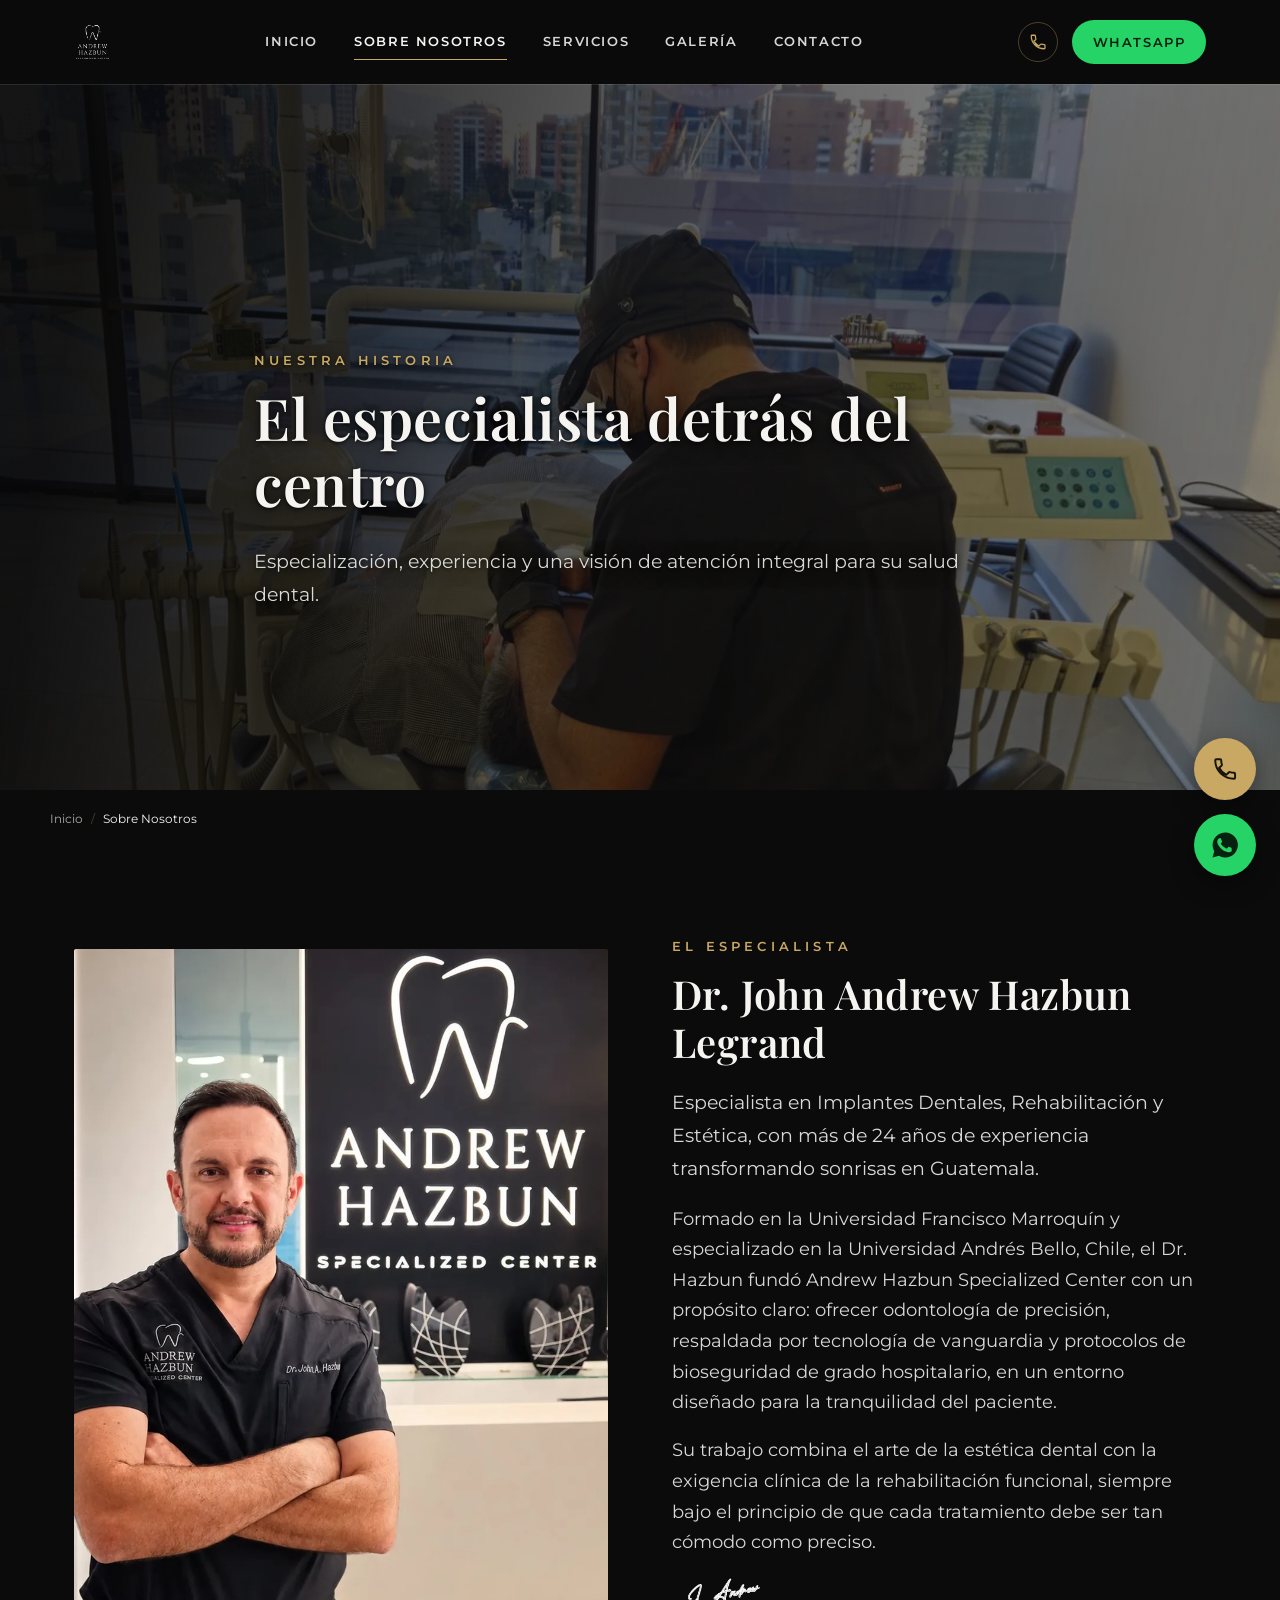
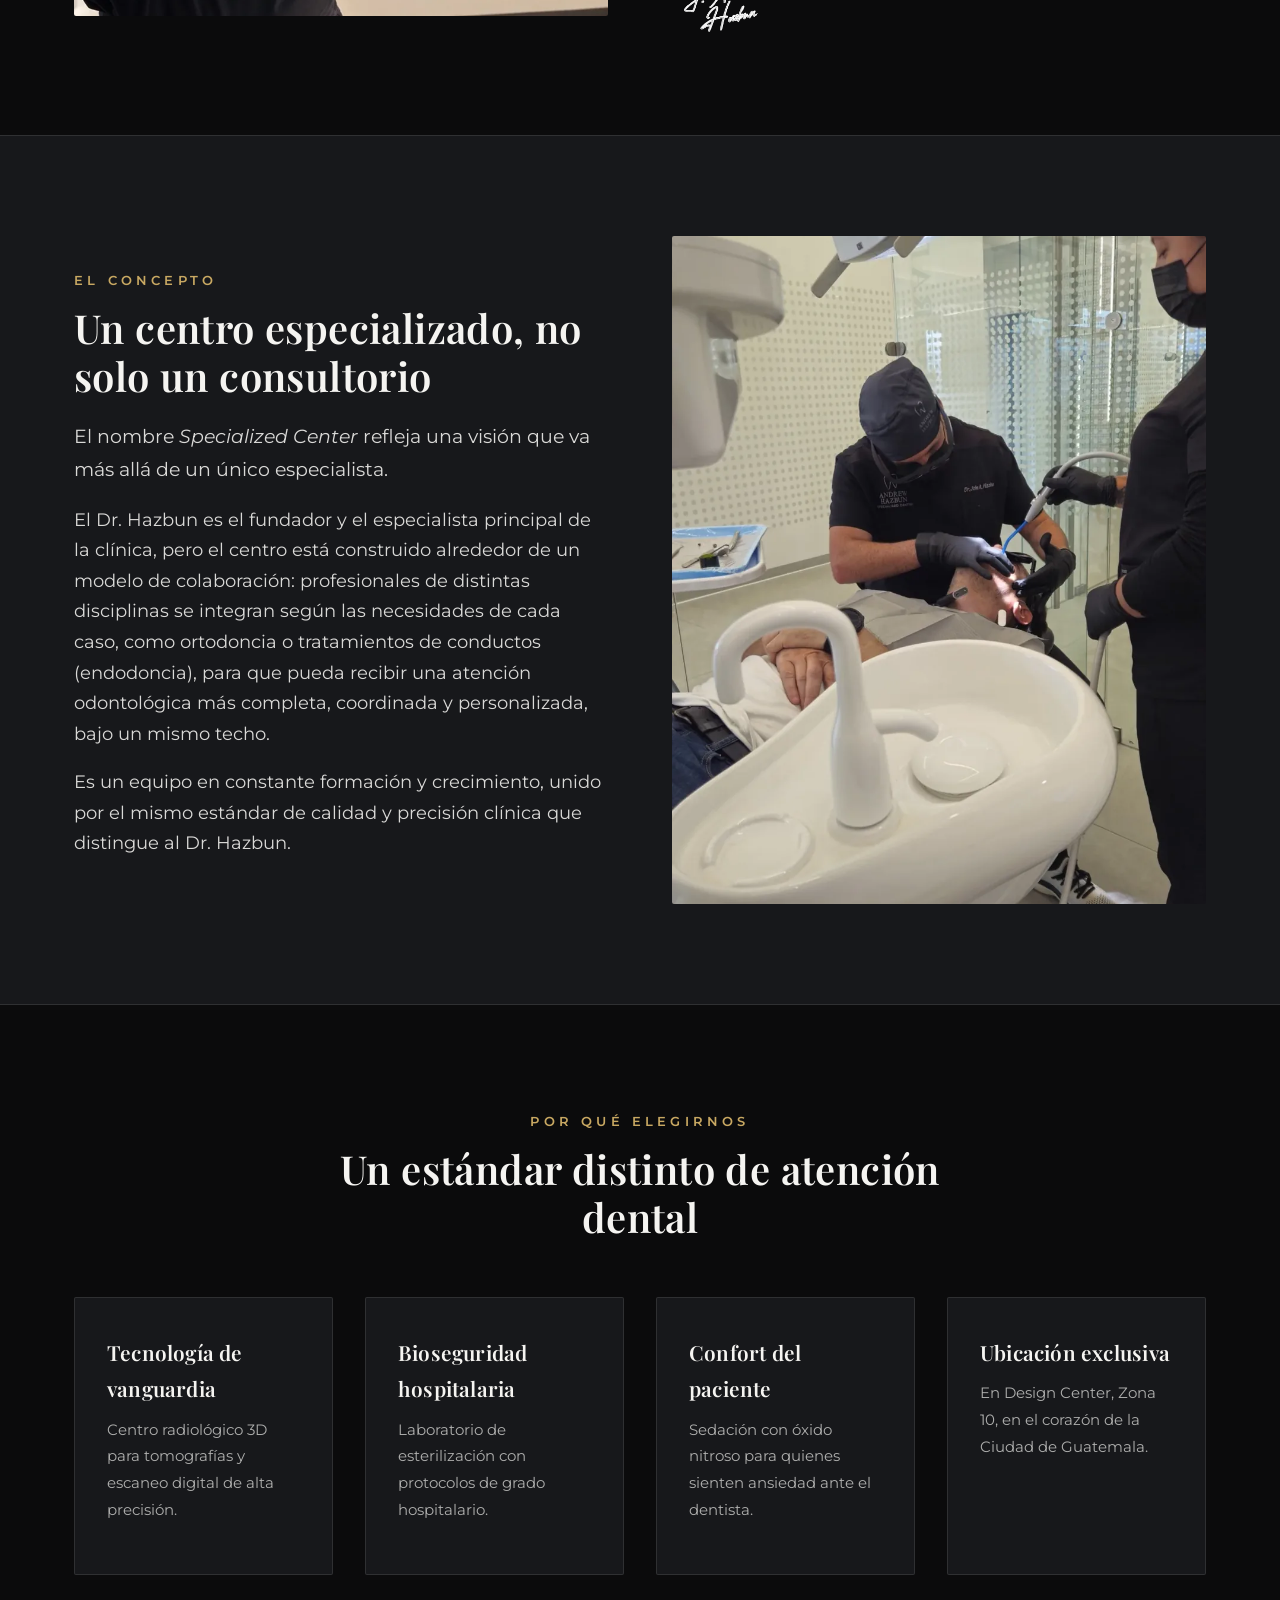
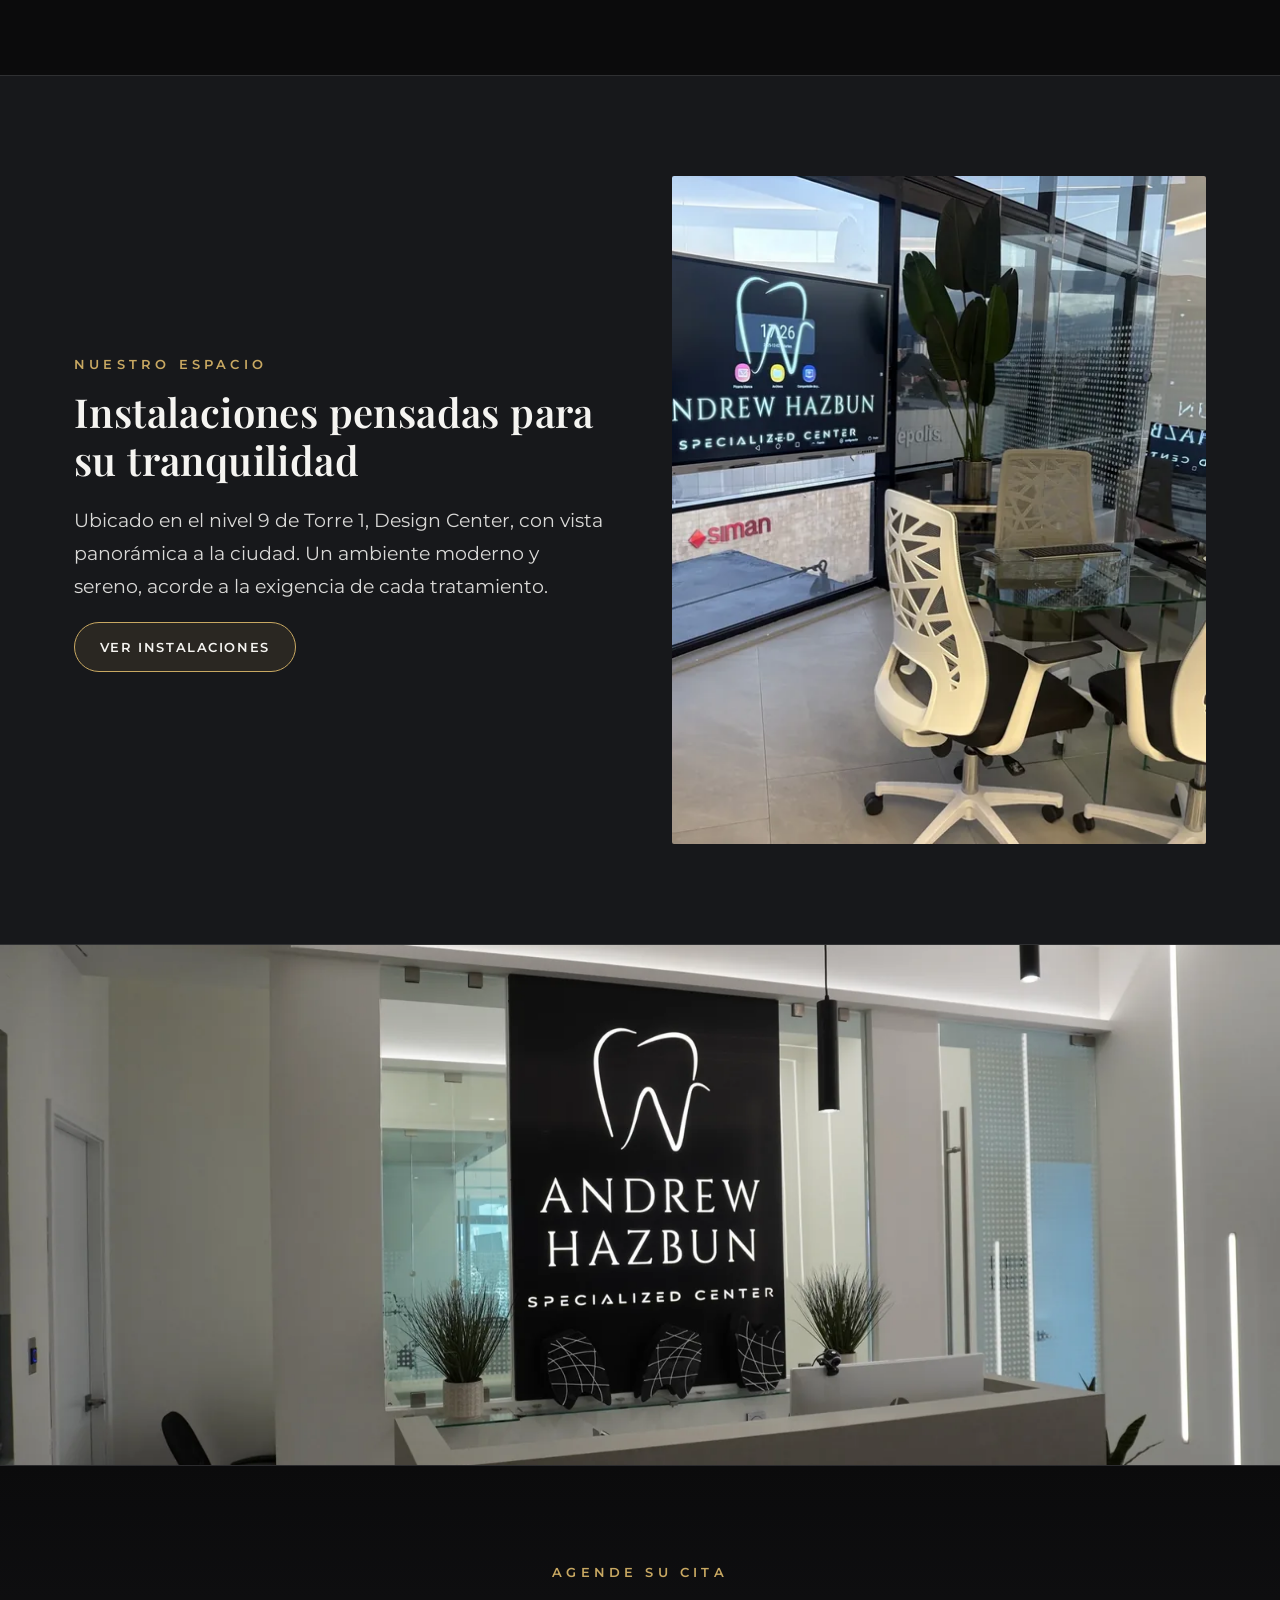
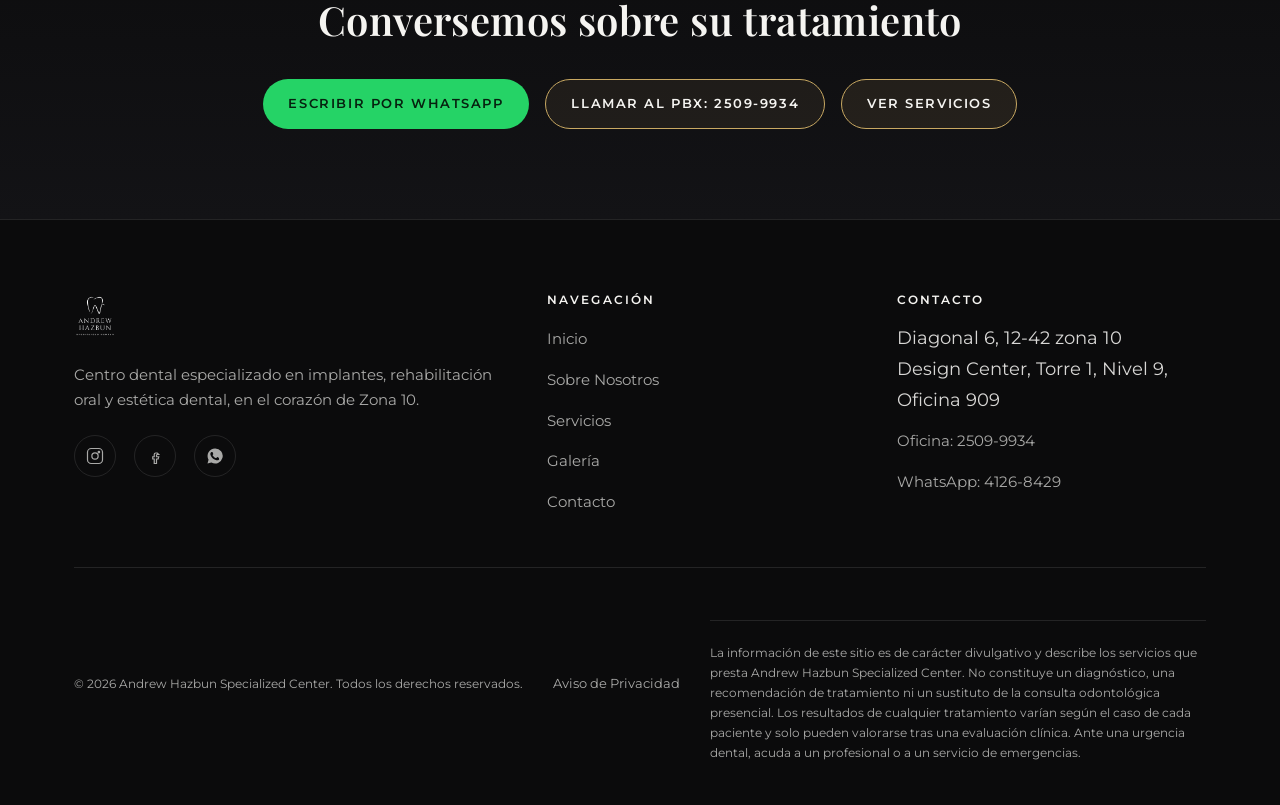
<file: sobre-nosotros.html>
<!DOCTYPE html>
<html lang="es">
<head>
<meta charset="UTF-8">
<meta name="viewport" content="width=device-width, initial-scale=1.0">
<title>Dr. John Andrew Hazbun, Especialista en Implantes | Zona 10</title>
<meta name="description" content="El Dr. John Andrew Hazbun Legrand, especialista en implantes, rehabilitación y estética dental, con más de 24 años de ejercicio en Zona 10, Guatemala.">
<link rel="canonical" href="https://andrewhazbun.com/sobre-nosotros.html">
<link rel="icon" type="image/png" sizes="32x32" href="images/favicon-32.png">
<link rel="apple-touch-icon" sizes="180x180" href="images/favicon-180.png">
  <link rel="preconnect" href="https://fonts.googleapis.com">
  <link rel="preconnect" href="https://fonts.gstatic.com" crossorigin>
  <link rel="stylesheet" href="https://fonts.googleapis.com/css2?family=Playfair+Display:ital,wght@0,400;0,500;0,600;0,700;1,400;1,500&amp;family=Montserrat:wght@300;400;500;600;700&amp;family=Allura&amp;display=swap">
  <link rel="stylesheet" href="css/style.css?v=a12b1c11">

<meta property="og:type" content="website">
<meta property="og:site_name" content="Andrew Hazbun Specialized Center">
<meta property="og:locale" content="es_GT">
<meta property="og:url" content="https://andrewhazbun.com/sobre-nosotros.html">
<meta property="og:title" content="Dr. John Andrew Hazbun, Especialista en Implantes | Zona 10">
<meta property="og:description" content="El Dr. John Andrew Hazbun Legrand, especialista en implantes, rehabilitación y estética dental, con más de 24 años de ejercicio en Zona 10, Guatemala.">
<meta property="og:image" content="https://andrewhazbun.com/images/og-preview.jpg">
<meta property="og:image:width" content="1200">
<meta property="og:image:height" content="630">
<meta property="og:image:alt" content="Andrew Hazbun Specialized Center, clínica dental en Design Center, Zona 10, Ciudad de Guatemala">
<meta name="twitter:card" content="summary_large_image">
<meta name="twitter:title" content="Dr. John Andrew Hazbun, Especialista en Implantes | Zona 10">
<meta name="twitter:description" content="El Dr. John Andrew Hazbun Legrand, especialista en implantes, rehabilitación y estética dental, con más de 24 años de ejercicio en Zona 10, Guatemala.">
<meta name="twitter:image" content="https://andrewhazbun.com/images/og-preview.jpg">

  <script type="application/ld+json">
{
  "@context": "https://schema.org",
  "@type": "AboutPage",
  "dateModified": "2026-08-30",
  "name": "Dr. John Andrew Hazbun Legrand, especialista en implantes dentales",
  "url": "https://andrewhazbun.com/sobre-nosotros.html",
  "inLanguage": "es",
  "mainEntity": {
    "@type": "Person",
    "@id": "https://andrewhazbun.com/sobre-nosotros.html#dr-hazbun",
    "name": "Dr. John Andrew Hazbun Legrand",
    "jobTitle": "Especialista en Implantes Dentales, Rehabilitación y Estética",
    "alumniOf": [
      {
        "@type": "CollegeOrUniversity",
        "name": "Universidad Francisco Marroquín"
      },
      {
        "@type": "CollegeOrUniversity",
        "name": "Universidad Andrés Bello",
        "address": {
          "@type": "PostalAddress",
          "addressCountry": "CL"
        }
      }
    ],
    "worksFor": {
      "@id": "https://andrewhazbun.com/#clinica"
    },
    "url": "https://andrewhazbun.com/sobre-nosotros.html"
  }
}
  </script>
  <script type="application/ld+json">
{
  "@context": "https://schema.org",
  "@type": "BreadcrumbList",
  "itemListElement": [
    {
      "@type": "ListItem",
      "position": 1,
      "name": "Inicio",
      "item": "https://andrewhazbun.com/"
    },
    {
      "@type": "ListItem",
      "position": 2,
      "name": "Sobre Nosotros",
      "item": "https://andrewhazbun.com/sobre-nosotros.html"
    }
  ]
}
  </script>
  <meta name="theme-color" content="#0b0b0c">
  <link rel="preload" as="image" href="images/doctor-studio-v.webp" media="(max-width: 640px)" fetchpriority="high">
  <link rel="preload" as="image" href="images/hero-golden-hour.webp" media="(min-width: 641px)" fetchpriority="high">
</head>
<body>
<a class="skip-link" href="#contenido">Saltar al contenido</a>

<header class="site-header">
  <div class="container">
    <a href="index.html" class="brand">
      <img src="images/logo-white.webp" alt="Andrew Hazbun Specialized Center" width="560" height="700">
    </a>
    <nav class="main-nav">
      <a href="index.html">Inicio</a>
      <a href="sobre-nosotros.html" class="active">Sobre Nosotros</a>
      <a href="servicios.html">Servicios</a>
      <a href="galeria.html">Galería</a>
      <a href="contacto.html">Contacto</a>
    </nav>
    <div class="nav-cta">
      <a class="nav-call" href="tel:+50225099934" aria-label="Llamar al PBX +502 2509 9934">
        <svg viewBox="0 0 24 24" fill="none" stroke="currentColor" stroke-width="1.7" stroke-linecap="round" stroke-linejoin="round"><path d="M6.6 10.8c1.4 2.8 3.8 5.2 6.6 6.6l2.2-2.2c.3-.3.7-.4 1.1-.3 1.2.4 2.5.6 3.8.6.6 0 1 .4 1 1V20c0 .6-.4 1-1 1C10.6 21 3 13.4 3 4c0-.6.4-1 1-1h3.5c.6 0 1 .4 1 1 0 1.3.2 2.6.6 3.8.1.4 0 .8-.3 1.1L6.6 10.8z"/></svg>
      </a>
      <a class="btn btn-whatsapp nav-wa" href="https://wa.me/50241268429?text=Hola%2C%20me%20gustar%C3%ADa%20agendar%20una%20cita%20en%20Andrew%20Hazbun%20Specialized%20Center." target="_blank" rel="noopener">
        <svg viewBox="0 0 24 24" fill="currentColor"><path d="M12 2a10 10 0 0 0-8.6 15L2 22l5.2-1.4A10 10 0 1 0 12 2zm5.6 14.3c-.2.7-1.4 1.3-2 1.4-.5.1-1.1.1-1.8-.1-.4-.1-1-.3-1.7-.6-3-1.3-5-4.3-5.1-4.5-.2-.2-1.2-1.6-1.2-3.1s.8-2.2 1-2.5c.3-.3.6-.4.8-.4h.6c.2 0 .4 0 .6.5.2.5.7 1.8.8 1.9.1.2.1.4 0 .6-.1.2-.1.3-.3.5l-.4.5c-.1.2-.3.3-.1.6.2.3.8 1.3 1.8 2.1 1.2 1 2.2 1.4 2.5 1.5.3.1.5.1.6-.1.2-.2.7-.8.9-1.1.2-.3.4-.2.6-.1l1.7.8c.2.1.4.2.4.4.1.2.1.9-.1 1.6z"/></svg>
        <span class="btn-label">WhatsApp</span>
      </a>
      <button class="nav-toggle" aria-label="Abrir menú" aria-expanded="false">☰</button>
    </div>
  </div>
</header>

<section class="hero hero-sub">
  <div class="hero-bg hero-bg-about"></div>
  <div class="hero-overlay"></div>
  <div class="container">
    <div class="hero-inner">
      <span class="eyebrow reveal">Nuestra historia</span>
      <h1 class="reveal reveal-1">El especialista detrás del centro</h1>
      <p class="lede reveal reveal-2">Especialización, experiencia y una visión de atención integral para su salud dental.</p>
    </div>
  </div>
</section>

<nav class="breadcrumb container" aria-label="Ruta de navegación">
  <ol>
    <li><a href="index.html">Inicio</a></li>
    <li><span aria-current="page">Sobre Nosotros</span></li>
  </ol>
</nav>

<section id="contenido">
  <div class="container">
    <div class="split">
      <div class="split-media reveal">
        <img src="images/doctor-specialist.webp" srcset="images/doctor-specialist-900.webp 900w, images/doctor-specialist.webp 1122w" sizes="(max-width: 900px) calc(100vw - 48px), (min-width: 1440px) 45vw, 534px" alt="Dr. John Andrew Hazbun Legrand" loading="lazy" decoding="async" width="1122" height="1402">
      </div>
      <div class="reveal reveal-2">
        <span class="eyebrow">El especialista</span>
        <h2 id="dr-hazbun">Dr. John Andrew Hazbun Legrand</h2>
        <p class="lede">Especialista en Implantes Dentales, Rehabilitación y Estética, con más de 24 años de experiencia transformando sonrisas en Guatemala.</p>
        <p>Formado en la Universidad Francisco Marroquín y especializado en la Universidad Andrés Bello, Chile, el Dr. Hazbun fundó Andrew Hazbun Specialized Center con un propósito claro: ofrecer odontología de precisión, respaldada por tecnología de vanguardia y protocolos de bioseguridad de grado hospitalario, en un entorno diseñado para la tranquilidad del paciente.</p>
        <p>Su trabajo combina el arte de la estética dental con la exigencia clínica de la rehabilitación funcional, siempre bajo el principio de que cada tratamiento debe ser tan cómodo como preciso.</p>
        <img src="images/signature-white.webp" alt="Firma J. Andrew Hazbun" style="height:60px; width:auto; margin-top:0.6em;" loading="lazy" decoding="async" width="768" height="458">
      </div>
    </div>
  </div>
</section>

<section class="section-alt">
  <div class="container">
    <div class="split reverse">
      <div class="split-media reveal">
        <img src="images/team-collaboration.webp" srcset="images/team-collaboration-900.webp 900w, images/team-collaboration.webp 1013w" sizes="(max-width: 900px) calc(100vw - 48px), (min-width: 1440px) 45vw, 534px" alt="Dr. Hazbun y su equipo trabajando en conjunto" loading="lazy" decoding="async" width="1013" height="1800">
      </div>
      <div class="reveal reveal-2">
        <span class="eyebrow">El concepto</span>
        <h2>Un centro especializado, no solo un consultorio</h2>
        <p class="lede">El nombre <em>Specialized Center</em> refleja una visión que va más allá de un único especialista.</p>
        <p>El Dr. Hazbun es el fundador y el especialista principal de la clínica, pero el centro está construido alrededor de un modelo de colaboración: profesionales de distintas disciplinas se integran según las necesidades de cada caso, como ortodoncia o tratamientos de conductos (endodoncia), para que pueda recibir una atención odontológica más completa, coordinada y personalizada, bajo un mismo techo.</p>
        <p>Es un equipo en constante formación y crecimiento, unido por el mismo estándar de calidad y precisión clínica que distingue al Dr. Hazbun.</p>
      </div>
    </div>
  </div>
</section>

<section>
  <div class="container">
    <div class="section-head center reveal">
      <span class="eyebrow">Por qué elegirnos</span>
      <h2>Un estándar distinto de atención dental</h2>
    </div>
    <div class="grid grid-4">
      <div class="card reveal">
        <h3>Tecnología de vanguardia</h3>
        <p style="color:var(--white-faint); font-size:0.95rem;">Centro radiológico 3D para tomografías y escaneo digital de alta precisión.</p>
      </div>
      <div class="card reveal reveal-1">
        <h3>Bioseguridad hospitalaria</h3>
        <p style="color:var(--white-faint); font-size:0.95rem;">Laboratorio de esterilización con protocolos de grado hospitalario.</p>
      </div>
      <div class="card reveal reveal-2">
        <h3>Confort del paciente</h3>
        <p style="color:var(--white-faint); font-size:0.95rem;">Sedación con óxido nitroso para quienes sienten ansiedad ante el dentista.</p>
      </div>
      <div class="card reveal reveal-3">
        <h3>Ubicación exclusiva</h3>
        <p style="color:var(--white-faint); font-size:0.95rem;">En Design Center, Zona 10, en el corazón de la Ciudad de Guatemala.</p>
      </div>
    </div>
  </div>
</section>

<section class="section-alt">
  <div class="container">
    <div class="split">
      <div class="reveal">
        <span class="eyebrow">Nuestro espacio</span>
        <h2>Instalaciones pensadas para su tranquilidad</h2>
        <p class="lede">Ubicado en el nivel 9 de Torre 1, Design Center, con vista panorámica a la ciudad. Un ambiente moderno y sereno, acorde a la exigencia de cada tratamiento.</p>
        <a class="btn btn-outline" href="galeria.html">Ver instalaciones</a>
      </div>
      <div class="split-media reveal reveal-2">
        <img src="images/meeting-skyline.webp" srcset="images/meeting-skyline-900.webp 900w, images/meeting-skyline.webp 1600w" sizes="(max-width: 900px) calc(100vw - 48px), (min-width: 1440px) 45vw, 534px" alt="Sala de espera con vista a la Ciudad de Guatemala" loading="lazy" decoding="async" width="1600" height="1200">
      </div>
    </div>
  </div>
</section>

<section class="full-banner reveal">
  <img src="images/reception-symmetrical.webp" srcset="images/reception-symmetrical-900.webp 900w, images/reception-symmetrical.webp 1600w" sizes="100vw" alt="Recepción, Andrew Hazbun Specialized Center" loading="lazy" decoding="async" width="1600" height="900">
</section>

<section class="cta-band">
  <div class="container">
    <span class="eyebrow">Agende su cita</span>
    <h2>Conversemos sobre su tratamiento</h2>
    <div class="hero-actions" style="justify-content:center;">
      <a class="btn btn-whatsapp" href="https://wa.me/50241268429?text=Hola%2C%20me%20gustar%C3%ADa%20agendar%20una%20cita%20en%20Andrew%20Hazbun%20Specialized%20Center." target="_blank" rel="noopener">Escribir por WhatsApp</a>
      <a class="btn btn-call" href="tel:+50225099934">Llamar al PBX: 2509-9934</a>
      <a class="btn btn-outline" href="servicios.html">Ver servicios</a>
    </div>
  </div>
</section>

<footer class="site-footer">
  <div class="container">
    <div class="footer-grid">
      <div>
        <img src="images/logo-white.webp" alt="Andrew Hazbun Specialized Center" style="height:52px; width:auto; margin-bottom:1.2em;" width="560" height="700">
        <p>Centro dental especializado en implantes, rehabilitación oral y estética dental, en el corazón de Zona 10.</p>
        <div class="social-row" style="margin-top:1.2em;">
          <a href="https://www.instagram.com/andrewhazbun/" target="_blank" rel="noopener" aria-label="Instagram">
            <svg width="18" height="18" viewBox="0 0 24 24" fill="none" stroke="currentColor" stroke-width="1.6"><rect x="2" y="2" width="20" height="20" rx="5"/><circle cx="12" cy="12" r="4.2"/><circle cx="17.2" cy="6.8" r="1"/></svg>
          </a>
          <a href="https://www.facebook.com/andrewhazbundentalcenter" target="_blank" rel="noopener" aria-label="Facebook">
            <svg width="18" height="18" viewBox="0 0 24 24" fill="none" stroke="currentColor" stroke-width="1.6"><path d="M15 8h-2a2 2 0 0 0-2 2v3H9v3h2v6h3v-6h2.2l.8-3H14v-2c0-.6.4-1 1-1h2z"/></svg>
          </a>
          <a href="https://wa.me/50241268429" target="_blank" rel="noopener" aria-label="WhatsApp">
            <svg width="18" height="18" viewBox="0 0 24 24" fill="currentColor"><path d="M12 2a10 10 0 0 0-8.6 15L2 22l5.2-1.4A10 10 0 1 0 12 2zm5.6 14.3c-.2.7-1.4 1.3-2 1.4-.5.1-1.1.1-1.8-.1-.4-.1-1-.3-1.7-.6-3-1.3-5-4.3-5.1-4.5-.2-.2-1.2-1.6-1.2-3.1s.8-2.2 1-2.5c.3-.3.6-.4.8-.4h.6c.2 0 .4 0 .6.5.2.5.7 1.8.8 1.9.1.2.1.4 0 .6-.1.2-.1.3-.3.5l-.4.5c-.1.2-.3.3-.1.6.2.3.8 1.3 1.8 2.1 1.2 1 2.2 1.4 2.5 1.5.3.1.5.1.6-.1.2-.2.7-.8.9-1.1.2-.3.4-.2.6-.1l1.7.8c.2.1.4.2.4.4.1.2.1.9-.1 1.6z"/></svg>
          </a>
        </div>
      </div>
      <div>
        <h4>Navegación</h4>
        <ul>
          <li><a href="index.html">Inicio</a></li>
          <li><a href="sobre-nosotros.html">Sobre Nosotros</a></li>
          <li><a href="servicios.html">Servicios</a></li>
          <li><a href="galeria.html">Galería</a></li>
          <li><a href="contacto.html">Contacto</a></li>
        </ul>
      </div>
      <div>
        <h4>Contacto</h4>
        <ul>
          <li>Diagonal 6, 12-42 zona 10<br>Design Center, Torre 1, Nivel 9, Oficina 909</li>
          <li><a href="tel:+50225099934">Oficina: 2509-9934</a></li>
          <li><a href="https://wa.me/50241268429" target="_blank" rel="noopener">WhatsApp: 4126-8429</a></li>
        </ul>
      </div>
    </div>
    <div class="footer-bottom">
      <span>&copy; <span data-year></span> Andrew Hazbun Specialized Center. Todos los derechos reservados.</span>
      <a class="footer-legal" href="aviso-de-privacidad.html">Aviso de Privacidad</a>
      <p class="med-disclaimer">La información de este sitio es de carácter divulgativo y describe los servicios que presta Andrew Hazbun Specialized Center. No constituye un diagnóstico, una recomendación de tratamiento ni un sustituto de la consulta odontológica presencial. Los resultados de cualquier tratamiento varían según el caso de cada paciente y solo pueden valorarse tras una evaluación clínica. Ante una urgencia dental, acuda a un profesional o a un servicio de emergencias.</p>
    </div>
  </div>
</footer>

<div class="float-contact">
  <a class="float-call" href="tel:+50225099934" aria-label="Llamar al PBX +502 2509 9934">
    <svg viewBox="0 0 24 24" fill="none" stroke="#16130b" stroke-width="1.8" stroke-linecap="round" stroke-linejoin="round"><path d="M6.6 10.8c1.4 2.8 3.8 5.2 6.6 6.6l2.2-2.2c.3-.3.7-.4 1.1-.3 1.2.4 2.5.6 3.8.6.6 0 1 .4 1 1V20c0 .6-.4 1-1 1C10.6 21 3 13.4 3 4c0-.6.4-1 1-1h3.5c.6 0 1 .4 1 1 0 1.3.2 2.6.6 3.8.1.4 0 .8-.3 1.1L6.6 10.8z"/></svg>
  </a>
  <a class="float-whatsapp" href="https://wa.me/50241268429?text=Hola%2C%20me%20gustar%C3%ADa%20agendar%20una%20cita%20en%20Andrew%20Hazbun%20Specialized%20Center." target="_blank" rel="noopener" aria-label="Escribir por WhatsApp">
    <svg viewBox="0 0 24 24" fill="#06210f"><path d="M12 2a10 10 0 0 0-8.6 15L2 22l5.2-1.4A10 10 0 1 0 12 2zm5.6 14.3c-.2.7-1.4 1.3-2 1.4-.5.1-1.1.1-1.8-.1-.4-.1-1-.3-1.7-.6-3-1.3-5-4.3-5.1-4.5-.2-.2-1.2-1.6-1.2-3.1s.8-2.2 1-2.5c.3-.3.6-.4.8-.4h.6c.2 0 .4 0 .6.5.2.5.7 1.8.8 1.9.1.2.1.4 0 .6-.1.2-.1.3-.3.5l-.4.5c-.1.2-.3.3-.1.6.2.3.8 1.3 1.8 2.1 1.2 1 2.2 1.4 2.5 1.5.3.1.5.1.6-.1.2-.2.7-.8.9-1.1.2-.3.4-.2.6-.1l1.7.8c.2.1.4.2.4.4.1.2.1.9-.1 1.6z"/></svg>
  </a>
</div>

<script src="js/script.js?v=m25nov26"></script>

<!-- Cloudflare Web Analytics --><script defer src='https://static.cloudflareinsights.com/beacon.min.js' data-cf-beacon='{"token": "6b5baa484f62423aa027d649e8868441"}'></script><!-- End Cloudflare Web Analytics -->
</body>
</html>
</file>
<file: css/style.css>
/* ===========================================================
   Andrew Hazbun Specialized Center — hoja de estilos principal
   =========================================================== */


:root{
  color-scheme: dark;
  --black: #0b0b0c;
  --charcoal: #17181b;
  --charcoal-2: #1f2024;
  --line: rgba(255,255,255,0.10);
  --white: #f5f4f1;
  --white-dim: rgba(245,244,241,0.88);
  --white-faint: rgba(245,244,241,0.68);
  --gold: #c8a862;
  --gold-soft: rgba(200,168,98,0.35);
  --whatsapp: #25D366;

  --serif: 'Playfair Display', 'Georgia', serif;
  --sans: 'Montserrat', -apple-system, BlinkMacSystemFont, 'Segoe UI', sans-serif;
  --script: 'Allura', cursive;

  --container: 1180px;
  --radius: 2px;
  --header-h: 84px;
}

@media (min-width: 1440px){
  :root{ --container: 1320px; }
}
@media (min-width: 1800px){
  :root{ --container: 1500px; }
}

*, *::before, *::after{ box-sizing: border-box; }
html{ scroll-behavior: smooth; overflow-x: hidden; width: 100%; }

body{
  margin: 0;
  background: var(--black);
  color: var(--white-dim);
  font-family: var(--sans);
  font-size: 17.5px;
  font-weight: 400;
  line-height: 1.75;
  -webkit-font-smoothing: antialiased;
  overflow-x: hidden;
  width: 100%;
}

@media (prefers-reduced-motion: reduce){
  html{ scroll-behavior: auto; }
  *, *::before, *::after{ animation-duration: 0.01ms !important; animation-iteration-count: 1 !important; transition-duration: 0.01ms !important; }
}

img{ max-width: 100%; display: block; }
a{ color: inherit; text-decoration: none; }

.container{
  max-width: var(--container);
  margin: 0 auto;
  padding: 0 24px;
}

h1, h2, h3, h4{
  font-family: var(--serif);
  color: var(--white);
  font-weight: 600;
  letter-spacing: 0.01em;
  margin: 0 0 0.5em;
}

h1{ font-size: clamp(2.2rem, 5vw, 3.6rem); line-height: 1.15; }
h2{ font-size: clamp(1.7rem, 3.4vw, 2.5rem); line-height: 1.2; }
h3{ font-size: 1.3rem; }

p{ margin: 0 0 1em; }

.eyebrow{
  font-family: var(--sans);
  font-size: 0.72rem;
  font-weight: 600;
  letter-spacing: 0.32em;
  text-transform: uppercase;
  color: var(--gold);
  display: inline-block;
  margin-bottom: 0.9em;
}

@media (min-width: 901px){
  .eyebrow{ font-size: 0.82rem; }
}

.script{
  font-family: var(--script);
  font-weight: 400;
  color: var(--white);
  line-height: 1.3;
  font-size: 1.6em;
}

.lede{
  font-size: 1.18rem;
  color: var(--white-dim);
  max-width: 60ch;
}

.center{ text-align: center; margin-left:auto; margin-right:auto; }

/* ---------- Buttons ---------- */
.btn{
  display: inline-flex;
  align-items: center;
  justify-content: center;
  gap: 0.6em;
  padding: 0.95em 1.9em;
  border-radius: 999px;
  font-family: var(--sans);
  font-size: 0.82rem;
  font-weight: 600;
  letter-spacing: 0.12em;
  text-transform: uppercase;
  border: 1px solid transparent;
  cursor: pointer;
  transition: background-color .25s ease, border-color .25s ease, color .25s ease, transform .25s ease;
  white-space: nowrap;
}
.btn-gold{
  background: var(--gold);
  color: #16130b;
}
.btn-gold:hover{ background: #ddbd7c; }

.btn-outline{
  border-color: var(--gold);
  color: var(--white);
  background: rgba(200,168,98,0.1);
}
.btn-outline:hover{ border-color: var(--gold); background: rgba(200,168,98,0.2); }

.btn-whatsapp{
  background: var(--whatsapp);
  color: #06210f;
}
.btn-whatsapp:hover{ background: #2fe075; }

.btn-call{
  border-color: var(--gold);
  color: var(--white);
  background: rgba(200,168,98,0.08);
}
.btn-call:hover{ background: rgba(200,168,98,0.16); }
.btn svg{ width: 1.1em; height: 1.1em; flex: none; }

.btn-block{ width: 100%; }

/* ---------- Header ---------- */
body{ padding-top: var(--header-h); }

.site-header{
  position: fixed;
  top: 0; left: 0; right: 0;
  z-index: 100;
  border-bottom: 1px solid var(--line);
  transition: transform 0.35s ease;
}
.site-header.header-hidden{ transform: translateY(-100%); }
.site-header::before{
  content: '';
  position: absolute;
  inset: 0;
  z-index: -1;
  background: rgba(11,11,12,0.86);
  backdrop-filter: blur(10px);
}
.site-header .container{
  display: flex;
  align-items: center;
  justify-content: space-between;
  height: var(--header-h);
}
.brand{ display:flex; align-items:center; gap: 12px; }
.brand img{ height: 46px; width: auto; }

.main-nav{
  display: flex;
  align-items: center;
  gap: 36px;
}
.main-nav a{
  font-size: 0.84rem;
  font-weight: 600;
  letter-spacing: 0.12em;
  text-transform: uppercase;
  color: var(--white-dim);
  position: relative;
  padding: 6px 0;
  transition: color 0.25s ease;
}
.main-nav a:hover, .main-nav a.active{ color: var(--white); }
.main-nav a.active::after{
  content: '';
  position: absolute;
  bottom: 0; left: 0; right: 0;
  height: 1px;
  background: var(--gold);
}
.nav-cta{ display:flex; align-items:center; gap: 14px; }
.nav-cta .btn{ padding: 0.75em 1.5em; }
.nav-wa svg{ display: none; }

.nav-call{
  width: 40px; height: 40px;
  flex: none;
  border-radius: 50%;
  border: 1px solid var(--gold-soft);
  color: var(--gold);
  display: flex; align-items: center; justify-content: center;
  transition: background-color .2s ease, border-color .2s ease, color .2s ease;
}
.nav-call:hover{ border-color: var(--gold); background: rgba(200,168,98,0.08); }
.nav-call svg{ width: 18px; height: 18px; }

.nav-toggle{
  display: none;
  background: none;
  border: none;
  color: var(--white);
  font-size: 1.6rem;
  cursor: pointer;
}

@media (max-width: 900px){
  .main-nav{
    position: fixed;
    z-index: 150;
    top: var(--header-h); right: 0; bottom: 0; left: auto;
    width: min(320px, 86vw);
    background: var(--black);
    border-left: 1px solid var(--line);
    flex-direction: column;
    justify-content: flex-start;
    align-items: flex-start;
    padding: 40px 28px;
    gap: 26px;
    transform: translateX(100%);
    transition: transform 0.3s ease;
    overflow-y: auto;
  }
  .main-nav.open{ transform: translateX(0); }
  .main-nav a{ font-size: 1rem; }
  .nav-toggle{ display: block; }
  .nav-cta .btn-outline{ display: none; }
}

@media (max-width: 480px){
  :root{ --header-h: 72px; }
  .site-header .container{ padding: 0 16px; height: 72px; }
  .brand img{ height: 34px; }
  .nav-cta{ gap: 8px; }
  .site-header .nav-cta .btn-whatsapp.nav-wa{
    width: 38px; height: 38px;
    padding: 0;
    border-radius: 50%;
    flex: none;
  }
  .nav-wa .btn-label{ display: none; }
  .nav-wa svg{ display: block; width: 18px; height: 18px; }
  .nav-call{ width: 38px; height: 38px; }
  .nav-call svg{ width: 16px; height: 16px; }
  .nav-toggle{ font-size: 1.3rem; }
}

/* ---------- Hero ---------- */
.hero{
  position: relative;
  min-height: 92vh;
  display: flex;
  align-items: center;
  overflow: hidden;
}
.hero-bg{
  position: absolute; inset: -3%;
  background-size: cover;
  background-position: center;
  animation: kenburns 26s ease-in-out infinite alternate;
  will-change: transform;
}
@keyframes kenburns{
  from{ transform: scale(1); }
  to{ transform: scale(1.09); }
}
.hero-overlay{
  position: absolute; inset: 0;
  background: linear-gradient(100deg, rgba(6,6,7,0.94) 8%, rgba(6,6,7,0.62) 52%, rgba(6,6,7,0.4) 100%);
}
.hero-inner{
  position: relative;
  z-index: 2;
  max-width: 640px;
  padding: 100px 24px;
}
@media (min-width: 1100px){
  .hero-inner{ max-width: 820px; }
}
@media (min-width: 1500px){
  .hero-inner{ max-width: 960px; }
}
.hero .lede{ color: var(--white-dim); }
.hero-actions{ display: flex; gap: 16px; flex-wrap: wrap; margin-top: 2em; }

.hero-textbox{
  display: inline-block;
  max-width: 100%;
  background: rgba(8,7,6,0.7);
  border-radius: var(--radius);
  padding: clamp(18px, 3.4vw, 36px) clamp(20px, 4vw, 40px);
}
.hero-textbox .eyebrow,
.hero-textbox h1,
.hero-textbox .lede{ text-shadow: none; }

.hero-sub{
  min-height: 46vh;
}
.hero-sub .hero-inner{ padding: 160px 24px 60px; }

/* Text needs guaranteed contrast regardless of what's in the photo behind it. */
.hero h1, .hero .eyebrow, .hero .lede,
.hero-sub h1, .hero-sub .eyebrow, .hero-sub .lede{
  text-shadow: 0 2px 20px rgba(0,0,0,0.7), 0 1px 4px rgba(0,0,0,0.8);
}

.hero-bg-index{
  background-image: url('../images/reception-entrance.webp');
  background-position: center 35%;
}
.hero-bg-contacto{
  background-image: url('../images/reception-moody.webp');
  background-position: center 40%;
}
.hero-bg-servicios{
  background-image: url('../images/team-treatment-h.webp');
}
.hero-bg-about{
  background-image: url('../images/hero-golden-hour.webp');
  background-position: center 55%;
}
.hero-bg-implantes-dentales{
  background-image: url('../images/tomography-h.webp');
  background-position: center 35%;
}
.hero-bg-ortodoncia{
  background-image: url('../images/doctor-studio-h.webp');
  background-position: center 30%;
}
.hero-bg-diseno-de-sonrisa{
  background-image: url('../images/reception-symmetrical.webp');
  background-position: center 45%;
}
.hero-bg-blanqueamiento-dental{
  background-image: url('../images/gallery-cosmetic-treatment.webp');
  background-position: center 40%;
}
.hero-bg-limpieza-dental{
  background-image: url('../images/gallery-lounge-clean.webp');
  background-position: center 45%;
}
.hero-bg-endodoncia{
  background-image: url('../images/lounge-skyline.webp');
  background-position: center 40%;
}
.hero-bg-rehabilitacion-oral{
  background-image: url('../images/meeting-skyline.webp');
  background-position: center 45%;
}
.hero-bg-periodoncia{
  background-image: url('../images/reception-sign.webp');
  background-position: center 40%;
}

@media (max-width: 640px){
  .hero-sub{ min-height: 58vh; }
  .hero-sub .hero-overlay{
    background: linear-gradient(180deg, rgba(6,6,7,0.80) 0%, rgba(6,6,7,0.42) 26%, rgba(6,6,7,0.76) 54%, rgba(6,6,7,0.92) 100%);
  }
  .hero-bg-index{
    background-position: 60% 35%;
  }
  .hero-bg-contacto{
    background-position: center 40%;
  }
  .hero-bg-servicios{
    background-position: 60% center;
  }
  .hero-bg-about{
    background-position: 35% 55%;
  }
  .hero .hero-overlay{
    background: linear-gradient(180deg, rgba(6,6,7,0.82) 0%, rgba(6,6,7,0.40) 28%, rgba(6,6,7,0.74) 56%, rgba(6,6,7,0.93) 100%);
  }
}

/* ---------- Sections ---------- */
section{ padding: 100px 0; }
.section-tight{ padding: 70px 0; }
.section-alt{ background: var(--charcoal); border-top: 1px solid var(--line); border-bottom: 1px solid var(--line); }

.section-head{ max-width: 680px; margin-bottom: 3.2em; }
.section-head.center{ margin-left:auto; margin-right:auto; text-align:center; }

/* ---------- Cards / Grids ---------- */
.grid{ display: grid; gap: 32px; }
.grid-2{ grid-template-columns: repeat(2, 1fr); }
.grid-3{ grid-template-columns: repeat(3, 1fr); }
.grid-4{ grid-template-columns: repeat(4, 1fr); }

@media (max-width: 900px){
  .grid-2, .grid-3, .grid-4{ grid-template-columns: 1fr; }
}

.card{
  background: var(--charcoal);
  border: 1px solid var(--line);
  border-radius: var(--radius);
  padding: 36px 32px;
}

.stat{
  text-align: center;
  padding: 20px;
}
.stat .num{
  font-family: var(--serif);
  font-size: 2.6rem;
  color: var(--gold);
  display: block;
  line-height: 1;
  margin-bottom: 0.3em;
}
.stat .label{
  font-size: 0.72rem;
  letter-spacing: 0.14em;
  text-transform: uppercase;
  color: var(--white-faint);
}

/* ---------- Split (image + text) ---------- */
.split{
  display: grid;
  grid-template-columns: 1fr 1fr;
  gap: 64px;
  align-items: center;
}
.split-media img{
  border-radius: var(--radius);
  width: 100%;
  /* Sin height:auto el atributo height del HTML gana y aspect-ratio se ignora:
     la foto sale como una franja de 1400 px de alto. Ver CLAUDE .md. */
  height: auto;
  aspect-ratio: 4 / 5;
  object-fit: cover;
}
.split-media.align-top img{ object-position: center top; }
.split.reverse .split-media{ order: 2; }

@media (max-width: 900px){
  .split{ grid-template-columns: 1fr; gap: 36px; }
  .split.reverse .split-media{ order: 0; }
}

/* ---------- Service cards ---------- */
.service-card{
  background: var(--charcoal);
  border: 1px solid var(--line);
  overflow: hidden;
  display: flex;
  flex-direction: column;
}
.service-card img{ aspect-ratio: 4/3; object-fit: cover; width: 100%; height: auto; }
.service-card .body{ padding: 28px; flex: 1; display:flex; flex-direction:column; }
.service-card h3{ margin-bottom: 0.4em; }
.service-card p{ color: var(--white-faint); font-size: 0.95rem; flex: 1; }
.service-card .tag{
  font-size: 0.68rem;
  letter-spacing: 0.16em;
  text-transform: uppercase;
  color: var(--gold);
  margin-bottom: 0.8em;
}

/* ---------- Feature list ---------- */
.check-list{ list-style: none; padding: 0; margin: 0; }
.check-list li{
  display: flex;
  align-items: flex-start;
  gap: 14px;
  padding: 14px 0;
  border-bottom: 1px solid var(--line);
  color: var(--white-dim);
}
.check-list li:last-child{ border-bottom: none; }
.check-list li::before{
  content: '';
  flex: none;
  width: 7px; height: 7px;
  margin-top: 8px;
  background: var(--gold);
  transform: rotate(45deg);
}

/* ---------- Quote / signature block ---------- */
.signature{
  font-family: var(--script);
  font-size: 2.2rem;
  color: var(--white);
  margin-top: 0.6em;
}

/* ---------- Gallery ---------- */
.gallery-grid{
  display: grid;
  grid-template-columns: repeat(3, 1fr);
  gap: 16px;
}
.gallery-grid a{
  display:block;
  overflow:hidden;
  border-radius: var(--radius);
  border: 1px solid var(--line);
}
.gallery-grid img{
  width:100%; height:100%;
  aspect-ratio: 1/1;
  object-fit: cover;
  transition: transform 0.5s ease;
}
.gallery-grid a:hover img{ transform: scale(1.06); }
.gallery-grid .tall{ grid-row: span 2; }
.gallery-grid .tall img{ aspect-ratio: 1/2; }

@media (max-width: 700px){
  .gallery-grid{ grid-template-columns: repeat(2, 1fr); }
  /* En dos columnas el mosaico se lee mejor todo cuadrado. El aspect-ratio de
     la miniatura no basta: el enlace sigue ocupando dos filas y la foto se
     estira con el height:100%, así que hay que devolverle su fila. */
  .gallery-grid .tall{ grid-row: span 1; }
  .gallery-grid .tall img{ aspect-ratio: 1/1; }
}

/* Lightbox */
.lightbox{
  position: fixed; inset: 0; z-index: 300;
  background: rgba(6,6,7,0.94);
  display: none;
  align-items: center; justify-content: center;
  padding: 40px;
}
.lightbox.open{ display: flex; }
.lightbox img{ max-width: 92vw; max-height: 86vh; border: 1px solid var(--line); }
.lightbox-close{
  position: absolute; top: 24px; right: 32px;
  color: var(--white); font-size: 2rem; cursor: pointer; background:none; border:none;
}

/* ---------- Social row ---------- */
.social-row{ display:flex; gap: 18px; align-items:center; }
.social-row a{
  width: 42px; height: 42px;
  display:flex; align-items:center; justify-content:center;
  border: 1px solid var(--line);
  border-radius: 50%;
  color: var(--white-dim);
  transition: background-color .2s ease, border-color .2s ease, color .2s ease;
}
.social-row a:hover{ border-color: var(--gold); color: var(--gold); }

/* ---------- CTA band ---------- */
.cta-band{
  text-align:center;
  padding: 90px 24px;
  background: linear-gradient(180deg, var(--black), #131316);
  border-top: 1px solid var(--line);
}

/* ---------- Footer ---------- */
.site-footer{
  background: var(--black);
  border-top: 1px solid var(--line);
  padding: 70px 0 30px;
}
.footer-grid{
  display: grid;
  grid-template-columns: 1.4fr 1fr 1fr;
  gap: 40px;
  margin-bottom: 50px;
}
@media (max-width: 800px){
  .footer-grid{ grid-template-columns: 1fr; gap: 34px; }
}
.footer-grid h4{
  font-family: var(--sans);
  font-size: 0.72rem;
  letter-spacing: 0.18em;
  text-transform: uppercase;
  color: var(--white);
  margin-bottom: 1.2em;
}
.footer-grid p, .footer-grid a{ color: var(--white-faint); font-size: 0.92rem; }
.footer-grid a:hover{ color: var(--gold); }
.footer-grid ul{ list-style:none; padding:0; margin:0; display:flex; flex-direction:column; gap: 10px; }
.footer-bottom{
  border-top: 1px solid var(--line);
  padding-top: 26px;
  display:flex;
  justify-content: space-between;
  flex-wrap: wrap;
  gap: 12px;
  font-size: 0.78rem;
  color: var(--white-faint);
}

/* ---------- Aviso médico y responsable del contenido ---------- */
.med-disclaimer{
  border-top: 1px solid var(--line);
  margin-top: 26px;
  padding-top: 22px;
  font-size: 0.74rem;
  line-height: 1.7;
  color: var(--white-faint);
  max-width: 62ch;
}
.content-meta{
  border: 1px solid var(--line);
  border-left: 2px solid var(--gold-soft);
  border-radius: 4px;
  padding: 18px 22px;
  margin-top: 2.6em;
  font-size: 0.82rem;
  line-height: 1.75;
  color: var(--white-faint);
}
.content-meta strong{ color: var(--white); font-weight: 500; }

/* Horario y ubicación bajo los botones de la banda de llamada a la acción. */
.cta-note{
  margin-top: 22px;
  font-size: 0.82rem;
  line-height: 1.7;
  color: var(--white-faint);
}

/* ---------- Migas de navegación ---------- */
.breadcrumb{
  font-size: 0.78rem;
  color: var(--white-faint);
  padding: 18px 0 0;
}
.breadcrumb ol{
  list-style: none;
  margin: 0;
  padding: 0;
  display: flex;
  flex-wrap: wrap;
  gap: 8px;
  align-items: center;
}
.breadcrumb li::after{
  content: "/";
  margin-left: 8px;
  color: var(--gold-soft);
}
.breadcrumb li:last-child::after{ content: none; }
.breadcrumb a{ color: var(--white-faint); text-decoration: none; }
.breadcrumb a:hover{ color: var(--gold); }
.breadcrumb [aria-current="page"]{ color: var(--white); }

/* ---------- Floating contact buttons ---------- */
.float-contact{
  position: fixed;
  right: 24px;
  bottom: 24px;
  z-index: 200;
  display: flex;
  flex-direction: column;
  gap: 14px;
  align-items: flex-end;
}
.float-whatsapp, .float-call{
  width: 62px; height: 62px;
  border-radius: 50%;
  display:flex; align-items:center; justify-content:center;
  box-shadow: 0 8px 24px rgba(0,0,0,0.4);
}
.float-whatsapp{
  background: var(--whatsapp);
  animation: pulse 2.6s infinite;
}
.float-call{
  background: var(--gold);
}
.float-whatsapp svg{ width: 30px; height: 30px; }
.float-call svg{ width: 26px; height: 26px; }
@keyframes pulse{
  0%{ box-shadow: 0 0 0 0 rgba(37,211,102,0.5), 0 8px 24px rgba(0,0,0,0.4); }
  70%{ box-shadow: 0 0 0 14px rgba(37,211,102,0), 0 8px 24px rgba(0,0,0,0.4); }
  100%{ box-shadow: 0 0 0 0 rgba(37,211,102,0), 0 8px 24px rgba(0,0,0,0.4); }
}

@media (max-width: 640px){
  .float-contact{ right: 16px; bottom: 16px; gap: 12px; }
  .float-whatsapp, .float-call{ width: 54px; height: 54px; }
}

/* ---------- Badges row (home) ---------- */
.badge-row{
  display:flex;
  flex-wrap: wrap;
  gap: 14px;
  margin-top: 2em;
}
.badge{
  display: inline-flex;
  align-items: center;
  gap: 0.55em;
  border: none;
  background: rgba(255,255,255,0.045);
  color: var(--white-faint);
  font-size: 0.7rem;
  font-weight: 500;
  letter-spacing: 0.06em;
  text-transform: uppercase;
  padding: 0.55em 0.9em;
  border-radius: 3px;
}
.badge::before{
  content: "";
  width: 5px;
  height: 5px;
  flex: none;
  border-radius: 50%;
  background: var(--gold-soft);
}

/* ---------- Map ---------- */
.map-frame{
  border: 1px solid var(--line);
  filter: grayscale(0.4) invert(0.9) contrast(0.9);
  width: 100%;
  height: 420px;
}

/* ---------- Scroll reveal ---------- */
.reveal{
  opacity: 0;
  transform: translateY(22px);
  transition: opacity 0.9s cubic-bezier(.22,.61,.36,1), transform 0.9s cubic-bezier(.22,.61,.36,1);
}
.reveal.is-visible{ opacity: 1; transform: translateY(0); }
.reveal-1{ transition-delay: 0.08s; }
.reveal-2{ transition-delay: 0.16s; }
.reveal-3{ transition-delay: 0.24s; }
.reveal-4{ transition-delay: 0.32s; }

/* ---------- Service icon cards ---------- */
.icon-card{
  background: var(--charcoal);
  border: 1px solid var(--line);
  padding: 40px 30px;
  transition: border-color 0.3s ease, transform 0.3s ease;
}
.icon-card:hover{ border-color: var(--gold-soft); transform: translateY(-4px); }
.icon-wrap{
  width: 58px; height: 58px;
  border: 1px solid var(--gold-soft);
  border-radius: 50%;
  display: flex; align-items: center; justify-content: center;
  margin-bottom: 1.6em;
  transition: background 0.3s ease, transform 0.3s ease;
}
.icon-card:hover .icon-wrap{ background: rgba(200,168,98,0.1); transform: scale(1.06); }
.icon-wrap svg{ width: 26px; height: 26px; stroke: var(--gold); fill: none; stroke-width: 1.4; }
.icon-card h3{ margin-bottom: 0.5em; font-size: 1.15rem; }
.icon-card p{ color: var(--white-faint); font-size: 0.96rem; margin: 0; }

/* Las tarjetas de servicios.html que tienen pagina propia enlazan desde su
   titulo. El enlace hereda el color del titulo y solo se dora al pasar por
   encima, para que la rejilla siga leyendose como una lista y no como un
   bloque de enlaces. */
.icon-card h3 a{
  color: inherit;
  text-decoration: none;
  transition: color 0.3s ease;
}
.icon-card h3 a:hover,
.icon-card h3 a:focus-visible{ color: var(--gold); }
.icon-card .card-link{
  display: inline-block;
  margin-top: 1.1em;
  font-size: 0.84rem;
  letter-spacing: 0.06em;
  text-transform: uppercase;
  color: var(--gold);
  text-decoration: none;
  border-bottom: 1px solid var(--gold-soft);
  padding-bottom: 3px;
  transition: border-color 0.3s ease;
}
.icon-card .card-link:hover{ border-color: var(--gold); }

/* ---------- Full-width banner ---------- */
.full-banner{ padding: 0; line-height: 0; }
.full-banner img{
  width: 100%;
  height: auto;
  display: block;
  max-height: 520px;
  object-fit: cover;
  object-position: center 30%;
}
@media (max-width: 640px){
  .full-banner img{ max-height: 320px; object-position: center 25%; }
}

/* ---------- Triptych (3 vertical photos in a row) ---------- */
.triptych{
  display: grid;
  grid-template-columns: repeat(3, 1fr);
  gap: 16px;
}
.triptych figure{ margin: 0; }
.triptych img{
  width: 100%;
  height: auto;
  aspect-ratio: 3 / 4;
  object-fit: cover;
  border-radius: var(--radius);
  display: block;
}
.triptych figcaption{
  margin-top: 0.9em;
  font-size: 0.82rem;
  color: var(--white-faint);
  text-align: center;
}
@media (max-width: 700px){
  .triptych{ gap: 8px; }
  .triptych figcaption{ font-size: 0.68rem; margin-top: 0.5em; }
}
/* En un teléfono, tres columnas dejan las fotos en 104 px de ancho y el pie en
   10 px: ilegible. Por debajo de 560 px va una debajo de otra, a ancho completo. */
@media (max-width: 560px){
  .triptych{ grid-template-columns: 1fr; gap: 24px; }
  .triptych img{ aspect-ratio: 4 / 3; }
  .triptych figcaption{ font-size: 0.82rem; margin-top: 0.7em; }
}

/* ---------- Misc ---------- */
.divider{
  width: 64px; height: 2px;
  background: var(--gold);
  margin: 1.4em 0;
}
.text-center{ text-align:center; }
.mt-0{ margin-top:0; }

/* ---------- Preguntas frecuentes ---------- */
.faq {
  max-width: 820px;
  margin: 0 auto;
  display: flex;
  flex-direction: column;
  gap: 0;
}
.faq-item {
  border-bottom: 1px solid var(--line, rgba(255,255,255,0.12));
}
.faq-item summary {
  list-style: none;
  cursor: pointer;
  padding: 1.15em 2.2em 1.15em 0;
  position: relative;
  font-family: var(--sans, inherit);
  font-weight: 500;
  font-size: 1.02rem;
  transition: color .2s ease;
}
.faq-item summary::-webkit-details-marker { display: none; }
.faq-item summary:hover { color: var(--gold, #c9a227); }
.faq-item summary:focus-visible {
  outline: 2px solid var(--gold, #c9a227);
  outline-offset: 3px;
  border-radius: 3px;
}
/* El signo se dibuja con dos trazos: el vertical desaparece al abrir. */
.faq-item summary::before,
.faq-item summary::after {
  content: "";
  position: absolute;
  right: 4px;
  top: 50%;
  width: 13px;
  height: 1.5px;
  background: currentColor;
  transition: transform .25s ease, opacity .25s ease;
}
.faq-item summary::after { transform: rotate(90deg); }
.faq-item[open] summary::after { transform: rotate(0deg); opacity: 0; }
.faq-item p {
  margin: 0;
  padding: 0 2.2em 1.5em 0;
  color: var(--white-faint, rgba(255,255,255,0.66));
  font-size: 0.96rem;
  line-height: 1.7;
  max-width: 68ch;
}
@media (prefers-reduced-motion: reduce) {
  .faq-item summary::before,
  .faq-item summary::after { transition: none; }
}

/* ---------- Enlace legal del pie ---------- */
.footer-bottom {
  display: flex;
  flex-wrap: wrap;
  align-items: center;
  justify-content: space-between;
  gap: 0.6em 1.5em;
}
.footer-legal {
  color: var(--white-faint);
  font-size: 0.82rem;
  text-decoration: none;
  border-bottom: 1px solid transparent;
  transition: color .2s ease, border-color .2s ease;
}
.footer-legal:hover { color: var(--gold); border-bottom-color: var(--gold); }
.footer-legal:focus-visible { outline: 2px solid var(--gold); outline-offset: 3px; }

/* ---------- Páginas legales ---------- */
.legal { max-width: 68ch; margin: 0 auto; }
.legal-date {
  color: var(--white-faint);
  font-size: 0.85rem;
  letter-spacing: 0.04em;
  margin-bottom: 2.5em;
}
.legal h2 {
  font-size: 1.3rem;
  margin: 2.2em 0 0.6em;
}
.legal h2:first-of-type { margin-top: 0; }
.legal p { color: var(--white-dim); line-height: 1.75; }
.legal strong { color: var(--white); font-weight: 500; }

/* ---------- Accesibilidad y toque ---------- */
/* El enlace de salto queda fuera de la vista hasta que recibe el foco con Tab. */
.skip-link {
  position: absolute;
  left: 12px;
  top: -60px;
  z-index: 999;
  padding: 0.7em 1.2em;
  background: var(--gold);
  color: var(--black);
  font-size: 0.85rem;
  letter-spacing: 0.05em;
  text-decoration: none;
  border-radius: var(--radius, 4px);
  transition: top .2s ease;
}
.skip-link:focus { top: 12px; }

/* El encabezado es fijo: sin este margen, el ancla deja el título debajo de él. */
[id] { scroll-margin-top: calc(var(--header-h) + 16px); }

/* Elimina el retardo de 300 ms al tocar en móvil. */
a, button, summary, .btn, [role="button"] { touch-action: manipulation; }

/* Foco visible en todo lo que se puede enfocar, no solo en algunos controles. */
a:focus-visible,
button:focus-visible,
summary:focus-visible,
[tabindex]:focus-visible {
  outline: 2px solid var(--gold);
  outline-offset: 3px;
  border-radius: 3px;
}

.lightbox { overscroll-behavior: contain; }

/* ---------- Zonas táctiles en móvil ---------- */
/* Los controles del encabezado medían entre 27 y 40 px. En un teléfono el dedo
   necesita 44 px para acertar con comodidad, que es el mínimo que recomiendan
   tanto Apple como Google. Se amplía el área de toque sin agrandar el dibujo:
   el círculo sigue viéndose igual, lo que crece es la zona que responde. */
@media (max-width: 900px) {
  .nav-toggle {
    min-width: 44px;
    min-height: 44px;
    display: flex;
    align-items: center;
    justify-content: center;
    padding: 0;
  }

  /* El pseudo-elemento extiende el toque más allá del círculo visible. */
  .site-header .nav-call,
  .site-header .nav-cta .btn-whatsapp.nav-wa,
  .brand {
    position: relative;
  }
  .site-header .nav-call::after,
  .site-header .nav-cta .btn-whatsapp.nav-wa::after,
  .brand::after {
    content: "";
    position: absolute;
    top: 50%;
    left: 50%;
    width: 44px;
    height: 44px;
    transform: translate(-50%, -50%);
  }

  /* Los enlaces del menú desplegable ocupaban 40 px de alto. */
  .main-nav a {
    display: flex;
    align-items: center;
    min-height: 44px;
  }

  /* Las preguntas frecuentes se abren tocando el resumen: fila cómoda. */
  .faq-item summary {
    min-height: 44px;
    display: flex;
    align-items: center;
  }

  /* Los iconos de redes medían 42 px: se completan a 44 sin cambiar el círculo. */
  .social-row a {
    min-width: 44px;
    min-height: 44px;
  }
}

/* ---------- Fondos de hero en móvil ---------- */
/* Las fotos de hero son horizontales y el hero de un teléfono es casi el doble
   de alto que ancho. Con background-size: cover eso deja ver una franja
   vertical estrecha: en la portada se veía el canto de una puerta de vidrio en
   lugar de la recepción. Cada página usa aquí una versión vertical 9:16,
   encuadrada a propósito, en vez de dejar que el recorte caiga donde sea. */
@media (max-width: 640px) {
  .hero-bg-index    { background-image: url('../images/hero-index-movil.webp'); }
  .hero-bg-contacto { background-image: url('../images/hero-contacto-movil.webp'); }
  .hero-bg-servicios{ background-image: url('../images/team-collaboration.webp'); }
  .hero-bg-about    { background-image: url('../images/doctor-studio-v.webp'); }

  .hero-bg-implantes-dentales   { background-image: url('../images/gallery-treatment-bts.webp'); }
  .hero-bg-ortodoncia           { background-image: url('../images/gallery-treatment-closeup.webp'); }
  .hero-bg-diseno-de-sonrisa    { background-image: url('../images/doctor-detail-2.webp'); }
  .hero-bg-blanqueamiento-dental{ background-image: url('../images/gallery-whitening.webp'); }

  .hero-bg-limpieza-dental     { background-image: url('../images/gallery-lounge-branded.webp'); }
  .hero-bg-endodoncia          { background-image: url('../images/gallery-monitor-chair.webp'); }
  .hero-bg-rehabilitacion-oral { background-image: url('../images/operatory-skyline.webp'); }
  .hero-bg-periodoncia         { background-image: url('../images/gallery-scanner-live.webp'); }

  /* Los recortes ya están encuadrados: el desplazamiento pensado para las
     fotos horizontales dejaría el motivo fuera de cuadro. */
  .hero-bg-index, .hero-bg-contacto,
  .hero-bg-servicios, .hero-bg-about,
  .hero-bg-implantes-dentales, .hero-bg-ortodoncia,
  .hero-bg-diseno-de-sonrisa, .hero-bg-blanqueamiento-dental,
  .hero-bg-limpieza-dental, .hero-bg-endodoncia,
  .hero-bg-rehabilitacion-oral, .hero-bg-periodoncia { background-position: center; }
}

/* ===========================================================
   Nov 2026 · Opiniones, objetivos, primera visita, urgencias
   =========================================================== */
.stars{ display:inline-flex; gap:2px; color: var(--gold); vertical-align: middle; }
.stars svg{ width:16px; height:16px; fill: currentColor; }

/* Chip de calificación en el hero */
.rating-chip{
  display:inline-flex; align-items:center; gap:10px; margin-top:1.6em;
  padding:.6em 1.1em; border:1px solid var(--gold-soft); border-radius:999px;
  background: rgba(11,11,12,.55); backdrop-filter: blur(6px);
  font-size:.85rem; color: var(--white-dim);
}
.rating-chip strong{ color: var(--white); font-size:1rem; }
.rating-chip:hover{ border-color: var(--gold); }

/* ¿Qué quiere resolver? */
.goal-grid{ display:grid; grid-template-columns: repeat(4, 1fr); gap:14px; }
.goal-chip{
  display:flex; align-items:center; justify-content:space-between; gap:12px;
  padding:1.1em 1.25em; min-height:72px; border:1px solid var(--line); border-radius: var(--radius);
  background: var(--charcoal); font-size:.95rem; font-weight:500; line-height:1.35;
  transition: border-color .2s, background .2s;
}
.goal-chip span{ color: var(--gold); transition: transform .2s; }
.goal-chip:hover{ border-color: var(--gold); background: var(--charcoal-2); }
.goal-chip:hover span{ transform: translateX(4px); }
@media (max-width: 1000px){ .goal-grid{ grid-template-columns: repeat(2, 1fr); } }
@media (max-width: 480px){ .goal-chip{ font-size:.9rem; padding:1em; min-height:64px; } .goal-grid{ gap:10px; } }

/* Opiniones */
.reviews-head{ display:flex; align-items:flex-end; justify-content:space-between; gap:32px; margin-bottom:2.6em; flex-wrap:wrap; }
.reviews-head h2{ margin-bottom:0; }
.rating-box{ display:flex; align-items:center; gap:16px; padding:1em 1.4em; border:1px solid var(--gold-soft); border-radius: var(--radius); }
.rating-box:hover{ border-color: var(--gold); }
.rating-num{ font-family: var(--serif); font-size:2.8rem; line-height:1; color: var(--white); }
.rating-box small{ display:block; margin-top:6px; font-size:.78rem; color: var(--white-faint); letter-spacing:.04em; }
.review-track{ display:grid; grid-template-columns: 1.6fr 1fr 1fr 1fr; gap:20px; }
.review-card{
  margin:0; padding:28px; background: var(--black); border:1px solid var(--line); border-radius: var(--radius);
  display:flex; flex-direction:column; gap:16px;
}
.review-card blockquote{ margin:0; flex:1; font-family: var(--serif); font-size:1.08rem; line-height:1.6; color: var(--white-dim); }
.review-card figcaption{ display:flex; flex-direction:column; gap:3px; font-size:.85rem; }
.review-card figcaption strong{ color: var(--white); font-weight:600; }
.review-tag{ color: var(--gold); font-size:.8rem; }
.review-src{ color: var(--white-faint); font-size:.75rem; }
.reviews-note{ margin:1.6em 0 2em; font-size:.78rem; color: var(--white-faint); text-align:center; }
.review-single{ max-width: 760px; margin: 0 auto; text-align:center; align-items:center; }
.review-single blockquote{ font-size:1.25rem; }
.review-single figcaption{ align-items:center; }
@media (max-width: 1000px){
  .review-track{
    display:flex; overflow-x:auto; scroll-snap-type:x mandatory; gap:14px;
    margin: 0 -24px; padding: 0 24px 8px; scroll-padding-left: 24px; scrollbar-width: none;
  }
  .review-track::-webkit-scrollbar{ display:none; }
  .review-card{ flex: 0 0 82%; scroll-snap-align: start; }
  .reviews-head{ align-items:flex-start; }
}
@media (max-width: 480px){
  .review-card{ flex-basis: 86%; padding:22px; }
  .rating-num{ font-size:2.3rem; }
}

/* Primera visita */
.steps{ display:grid; grid-template-columns: repeat(4, 1fr); gap:20px; counter-reset: s; }
.step{ padding:28px 24px; border-top:2px solid var(--gold); background: var(--charcoal); }
.step-num{ display:block; font-family: var(--serif); font-size:1.9rem; color: var(--gold); margin-bottom:.4em; }
.step h3{ font-size:1.15rem; margin-bottom:.5em; }
.step p{ margin:0; font-size:.92rem; color: var(--white-faint); line-height:1.6; }
.visit-faq{ display:grid; grid-template-columns: 1fr 1.6fr; gap:56px; margin-top:80px; align-items:start; }
.visit-faq .section-head{ margin-bottom:0; }
.link-more{ display:inline-block; margin-top:1em; color: var(--gold); font-size:.9rem; font-weight:500; }
.link-more:hover{ color: var(--white); }
@media (max-width: 1000px){ .steps{ grid-template-columns: repeat(2, 1fr); } .visit-faq{ grid-template-columns: 1fr; gap:24px; margin-top:56px; } }
@media (max-width: 560px){ .steps{ grid-template-columns: 1fr; gap:12px; } .step{ padding:22px 20px; } }

/* Urgencias */
.urgent{ background: var(--charcoal-2); border-top:1px solid var(--line); }
.urgent-inner{ display:grid; grid-template-columns: 1.5fr 1fr; gap:40px; align-items:center; }
.urgent h2{ font-size: clamp(1.4rem, 2.6vw, 2rem); }
.urgent p{ color: var(--white-faint); margin:0; }
.urgent-actions{ display:flex; flex-direction:column; gap:12px; }
@media (max-width: 900px){ .urgent-inner{ grid-template-columns: 1fr; gap:24px; } }
.cta-hours{ color: var(--gold); font-size:.9rem; letter-spacing:.03em; margin-top:-.4em; }
.visit-faq .faq{ margin:0; max-width:none; }
@media (max-width: 560px){
  .reviews .btn{ width:100%; white-space:normal; justify-content:center; text-align:center; }
  .rating-chip .chip-more{ display:none; }
  .step{ display:grid; grid-template-columns: 44px 1fr; column-gap:14px; padding:18px 18px; }
  .step-num{ grid-row: span 2; font-size:1.5rem; margin:0; line-height:1.1; }
  .step h3{ font-size:1.05rem; margin-bottom:.3em; }
}

/* ===========================================================
   Opiniones en vivo (25 nov 2026) — más protagonismo
   =========================================================== */
.reviews{ position:relative; overflow:hidden; }
.reviews::before{
  content:""; position:absolute; inset:0; pointer-events:none;
  background: radial-gradient(60% 50% at 85% 0%, rgba(200,168,98,.12), transparent 70%);
}
.reviews .container{ position:relative; }
.g-mark{ width:22px; height:22px; flex:0 0 auto; }
.rating-box{ gap:18px; padding:1.1em 1.6em; background: var(--black); border-color: var(--gold); }
.rating-box .g-mark{ width:34px; height:34px; }
.rating-box .stars svg{ width:20px; height:20px; }
.rating-num{ font-size:3.4rem; }
.rating-box small{ font-size:.85rem; color: var(--white-dim); }

.review-wrap{ position:relative; }
.reviews .review-track{
  display:flex; gap:20px; overflow-x:auto; scroll-snap-type:x mandatory;
  scrollbar-width:none; padding-bottom:6px;
}
.reviews .review-track::-webkit-scrollbar{ display:none; }
.reviews .review-card{
  flex:0 0 calc((100% - 40px) / 3); scroll-snap-align:start;
  background: var(--black); border-color: rgba(200,168,98,.22); padding:30px 28px 26px;
  transition: border-color .25s, transform .25s;
}
.reviews .review-card:hover{ border-color: var(--gold); transform: translateY(-3px); }
.review-top{ display:flex; align-items:center; justify-content:space-between; }
.reviews .review-card blockquote{ font-size:1.12rem; color: var(--white); }
.review-featured{ flex-basis: calc((100% - 20px) / 1.6) !important; background: linear-gradient(160deg, #1d1a12, var(--black) 60%) !important; border-color: var(--gold-soft) !important; }
.reviews .review-featured blockquote{ font-size:1.3rem; line-height:1.55; }
.reviews .review-short blockquote{ font-size:1.55rem; line-height:1.4; display:flex; align-items:center; }
.reviews .review-card figcaption{ flex-direction:row; align-items:center; gap:12px; }
.reviews .review-card figcaption > span:last-child{ display:flex; flex-direction:column; gap:2px; }
.review-avatar{
  width:38px; height:38px; border-radius:50%; flex:0 0 auto;
  display:grid; place-items:center; font-weight:600; font-size:1rem;
  color:#16130b; background: var(--gold);
}
.reviews .review-src{ font-size:.78rem; }
.review-nav{ display:flex; justify-content:flex-end; gap:10px; margin-top:18px; }
.review-arrow{
  width:46px; height:46px; border-radius:50%; border:1px solid var(--gold-soft);
  background:transparent; color: var(--white); font-size:1.1rem; cursor:pointer;
  transition: border-color .2s, background .2s;
}
.review-arrow:hover{ border-color: var(--gold); background: rgba(200,168,98,.15); }
.reviews-actions{ display:flex; gap:14px; justify-content:center; flex-wrap:wrap; }
.btn-gold-text{ color: var(--gold); border-color: transparent; }
.btn-gold-text:hover{ color: var(--white); }
@media (max-width: 1000px){
  .reviews .review-track{ margin:0 -24px; padding:0 24px 8px; scroll-padding-left:24px; gap:14px; }
  .reviews .review-card, .review-featured{ flex-basis: 78% !important; }
  .rating-box{ width:100%; justify-content:flex-start; }
}
@media (max-width: 560px){
  .reviews .review-card, .review-featured{ flex-basis: 86% !important; padding:24px 22px; }
  .reviews .review-featured blockquote{ font-size:1.02rem; line-height:1.5; }
  .reviews .review-short blockquote{ font-size:1.3rem; }
  .rating-num{ font-size:2.8rem; }
  .review-nav{ display:none; }
  .reviews-actions{ flex-direction:column; }
}
</file>
